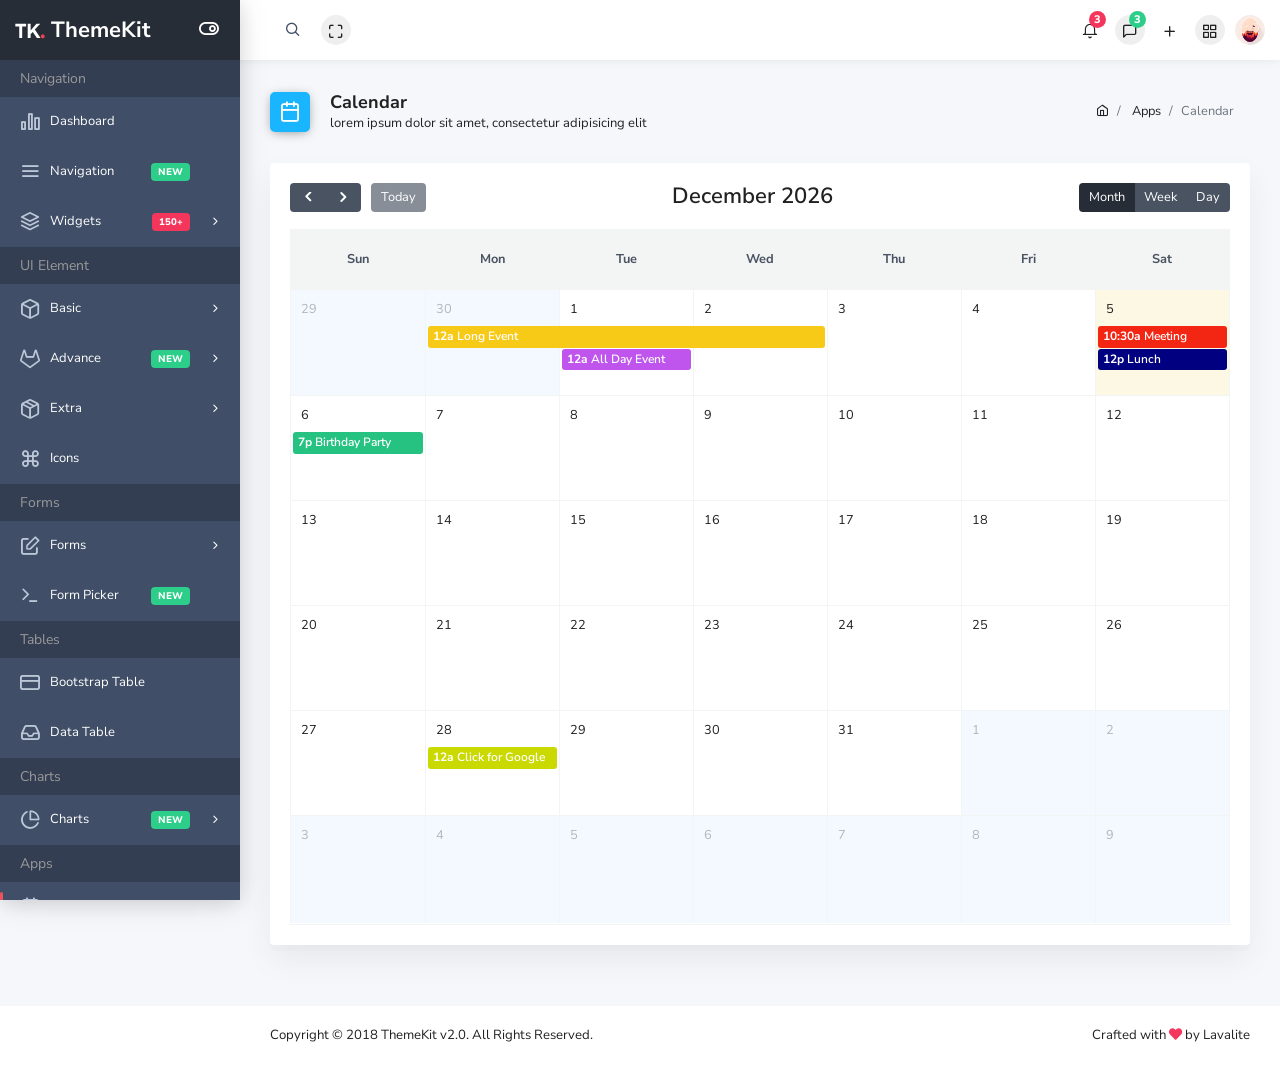
<file: public/template/pages/calendar.html>
<!doctype html>
<html class="no-js" lang="en">
    <head>
        <meta charset="utf-8">
        <meta http-equiv="x-ua-compatible" content="ie=edge">
        <title>Calendar | ThemeKit - Admin Template</title>
        <meta name="description" content="">
        <meta name="keywords" content="">
        <meta name="viewport" content="width=device-width, initial-scale=1">
        
        <link rel="icon" href="../favicon.ico" type="image/x-icon" />

        <link href="https://fonts.googleapis.com/css?family=Nunito+Sans:300,400,600,700,800" rel="stylesheet">
        
        <link rel="stylesheet" href="../plugins/bootstrap/dist/css/bootstrap.min.css">
        <link rel="stylesheet" href="../plugins/fontawesome-free/css/all.min.css">
        <link rel="stylesheet" href="../plugins/ionicons/dist/css/ionicons.min.css">
        <link rel="stylesheet" href="../plugins/icon-kit/dist/css/iconkit.min.css">
        <link rel="stylesheet" href="../plugins/fullcalendar/dist/fullcalendar.min.css">
        <link rel="stylesheet" href="../plugins/perfect-scrollbar/css/perfect-scrollbar.css">
        <link rel="stylesheet" href="../plugins/tempusdominus-bootstrap-4/build/css/tempusdominus-bootstrap-4.min.css">
        <link rel="stylesheet" href="../dist/css/theme.min.css">
        <script src="../src/js/vendor/modernizr-2.8.3.min.js"></script>
    </head>

    <body>
        <!--[if lt IE 8]>
            <p class="browserupgrade">You are using an <strong>outdated</strong> browser. Please <a href="http://browsehappy.com/">upgrade your browser</a> to improve your experience.</p>
        <![endif]-->

        <div class="wrapper">
            <header class="header-top" header-theme="light">
                <div class="container-fluid">
                    <div class="d-flex justify-content-between">
                        <div class="top-menu d-flex align-items-center">
                            <button type="button" class="btn-icon mobile-nav-toggle d-lg-none"><span></span></button>
                            <div class="header-search">
                                <div class="input-group">
                                    <span class="input-group-addon search-close"><i class="ik ik-x"></i></span>
                                    <input type="text" class="form-control">
                                    <span class="input-group-addon search-btn"><i class="ik ik-search"></i></span>
                                </div>
                            </div>
                            <button type="button" id="navbar-fullscreen" class="nav-link"><i class="ik ik-maximize"></i></button>
                        </div>
                        <div class="top-menu d-flex align-items-center">
                            <div class="dropdown">
                                <a class="nav-link dropdown-toggle" href="#" id="notiDropdown" role="button" data-toggle="dropdown" aria-haspopup="true" aria-expanded="false"><i class="ik ik-bell"></i><span class="badge bg-danger">3</span></a>
                                <div class="dropdown-menu dropdown-menu-right notification-dropdown" aria-labelledby="notiDropdown">
                                    <h4 class="header">Notifications</h4>
                                    <div class="notifications-wrap">
                                        <a href="#" class="media">
                                            <span class="d-flex">
                                                <i class="ik ik-check"></i> 
                                            </span>
                                            <span class="media-body">
                                                <span class="heading-font-family media-heading">Invitation accepted</span> 
                                                <span class="media-content">Your have been Invited ...</span>
                                            </span>
                                        </a>
                                        <a href="#" class="media">
                                            <span class="d-flex">
                                                <img src="../img/users/1.jpg" class="rounded-circle" alt="">
                                            </span>
                                            <span class="media-body">
                                                <span class="heading-font-family media-heading">Steve Smith</span> 
                                                <span class="media-content">I slowly updated projects</span>
                                            </span>
                                        </a>
                                        <a href="#" class="media">
                                            <span class="d-flex">
                                                <i class="ik ik-calendar"></i> 
                                            </span>
                                            <span class="media-body">
                                                <span class="heading-font-family media-heading">To Do</span> 
                                                <span class="media-content">Meeting with Nathan on Friday 8 AM ...</span>
                                            </span>
                                        </a>
                                    </div>
                                    <div class="footer"><a href="javascript:void(0);">See all activity</a></div>
                                </div>
                            </div>
                            <button type="button" class="nav-link ml-10 right-sidebar-toggle"><i class="ik ik-message-square"></i><span class="badge bg-success">3</span></button>
                            <div class="dropdown">
                                <a class="nav-link dropdown-toggle" href="#" id="menuDropdown" role="button" data-toggle="dropdown" aria-haspopup="true" aria-expanded="false"><i class="ik ik-plus"></i></a>
                                <div class="dropdown-menu dropdown-menu-right menu-grid" aria-labelledby="menuDropdown">
                                    <a class="dropdown-item" href="#" data-toggle="tooltip" data-placement="top" title="Dashboard"><i class="ik ik-bar-chart-2"></i></a>
                                    <a class="dropdown-item" href="#" data-toggle="tooltip" data-placement="top" title="Message"><i class="ik ik-mail"></i></a>
                                    <a class="dropdown-item" href="#" data-toggle="tooltip" data-placement="top" title="Accounts"><i class="ik ik-users"></i></a>
                                    <a class="dropdown-item" href="#" data-toggle="tooltip" data-placement="top" title="Sales"><i class="ik ik-shopping-cart"></i></a>
                                    <a class="dropdown-item" href="#" data-toggle="tooltip" data-placement="top" title="Purchase"><i class="ik ik-briefcase"></i></a>
                                    <a class="dropdown-item" href="#" data-toggle="tooltip" data-placement="top" title="Pages"><i class="ik ik-clipboard"></i></a>
                                    <a class="dropdown-item" href="#" data-toggle="tooltip" data-placement="top" title="Chats"><i class="ik ik-message-square"></i></a>
                                    <a class="dropdown-item" href="#" data-toggle="tooltip" data-placement="top" title="Contacts"><i class="ik ik-map-pin"></i></a>
                                    <a class="dropdown-item" href="#" data-toggle="tooltip" data-placement="top" title="Blocks"><i class="ik ik-inbox"></i></a>
                                    <a class="dropdown-item" href="#" data-toggle="tooltip" data-placement="top" title="Events"><i class="ik ik-calendar"></i></a>
                                    <a class="dropdown-item" href="#" data-toggle="tooltip" data-placement="top" title="Notifications"><i class="ik ik-bell"></i></a>
                                    <a class="dropdown-item" href="#" data-toggle="tooltip" data-placement="top" title="More"><i class="ik ik-more-horizontal"></i></a>
                                </div>
                            </div>
                            <button type="button" class="nav-link ml-10" id="apps_modal_btn" data-toggle="modal" data-target="#appsModal"><i class="ik ik-grid"></i></button>
                            <div class="dropdown">
                                <a class="dropdown-toggle" href="#" id="userDropdown" role="button" data-toggle="dropdown" aria-haspopup="true" aria-expanded="false"><img class="avatar" src="../img/user.jpg" alt=""></a>
                                <div class="dropdown-menu dropdown-menu-right" aria-labelledby="userDropdown">
                                    <a class="dropdown-item" href="profile.html"><i class="ik ik-user dropdown-icon"></i> Profile</a>
                                    <a class="dropdown-item" href="#"><i class="ik ik-settings dropdown-icon"></i> Settings</a>
                                    <a class="dropdown-item" href="#"><span class="float-right"><span class="badge badge-primary">6</span></span><i class="ik ik-mail dropdown-icon"></i> Inbox</a>
                                    <a class="dropdown-item" href="#"><i class="ik ik-navigation dropdown-icon"></i> Message</a>
                                    <a class="dropdown-item" href="login.html"><i class="ik ik-power dropdown-icon"></i> Logout</a>
                                </div>
                            </div>

                        </div>
                    </div>
                </div>
            </header>

            <div class="page-wrap">
                <div class="app-sidebar colored">
                    <div class="sidebar-header">
                        <a class="header-brand" href="index.html">
                            <div class="logo-img">
                               <img src="../src/img/brand-white.svg" class="header-brand-img" alt="lavalite"> 
                            </div>
                            <span class="text">ThemeKit</span>
                        </a>
                        <button type="button" class="nav-toggle"><i data-toggle="expanded" class="ik ik-toggle-right toggle-icon"></i></button>
                        <button id="sidebarClose" class="nav-close"><i class="ik ik-x"></i></button>
                    </div>
                    
                    <div class="sidebar-content">
                        <div class="nav-container">
                            <nav id="main-menu-navigation" class="navigation-main">
                                <div class="nav-lavel">Navigation</div>
                                <div class="nav-item">
                                    <a href="../index.html"><i class="ik ik-bar-chart-2"></i><span>Dashboard</span></a>
                                </div>
                                <div class="nav-item">
                                    <a href="navbar.html"><i class="ik ik-menu"></i><span>Navigation</span> <span class="badge badge-success">New</span></a>
                                </div>
                                <div class="nav-item has-sub">
                                    <a href="javascript:void(0)"><i class="ik ik-layers"></i><span>Widgets</span> <span class="badge badge-danger">150+</span></a>
                                    <div class="submenu-content">
                                        <a href="widgets.html" class="menu-item">Basic</a>
                                        <a href="widget-statistic.html" class="menu-item">Statistic</a>
                                        <a href="widget-data.html" class="menu-item">Data</a>
                                        <a href="widget-chart.html" class="menu-item">Chart Widget</a>
                                    </div>
                                </div>
                                <div class="nav-lavel">UI Element</div>
                                <div class="nav-item has-sub">
                                    <a href="#"><i class="ik ik-box"></i><span>Basic</span></a>
                                    <div class="submenu-content">
                                        <a href="ui/alerts.html" class="menu-item">Alerts</a>
                                        <a href="ui/badges.html" class="menu-item">Badges</a>
                                        <a href="ui/buttons.html" class="menu-item">Buttons</a>
                                        <a href="ui/navigation.html" class="menu-item">Navigation</a>
                                    </div>
                                </div>
                                <div class="nav-item has-sub">
                                    <a href="#"><i class="ik ik-gitlab"></i><span>Advance</span> <span class="badge badge-success">New</span></a>
                                    <div class="submenu-content">
                                        <a href="ui/modals.html" class="menu-item">Modals</a>
                                        <a href="ui/notifications.html" class="menu-item">Notifications</a>
                                        <a href="ui/carousel.html" class="menu-item">Slider</a>
                                        <a href="ui/range-slider.html" class="menu-item">Range Slider</a>
                                        <a href="ui/rating.html" class="menu-item">Rating</a>
                                    </div>
                                </div>
                                <div class="nav-item has-sub">
                                    <a href="#"><i class="ik ik-package"></i><span>Extra</span></a>
                                    <div class="submenu-content">
                                        <a href="ui/session-timeout.html" class="menu-item">Session Timeout</a>
                                    </div>
                                </div>
                                <div class="nav-item">
                                    <a href="ui/icons.html"><i class="ik ik-command"></i><span>Icons</span></a>
                                </div>
                                <div class="nav-lavel">Forms</div>
                                <div class="nav-item has-sub">
                                    <a href="#"><i class="ik ik-edit"></i><span>Forms</span></a>
                                    <div class="submenu-content">
                                        <a href="form-components.html" class="menu-item">Components</a>
                                        <a href="form-addon.html" class="menu-item">Add-On</a>
                                        <a href="form-advance.html" class="menu-item">Advance</a>
                                    </div>
                                </div>
                                <div class="nav-item">
                                    <a href="form-picker.html"><i class="ik ik-terminal"></i><span>Form Picker</span> <span class="badge badge-success">New</span></a>
                                </div>

                                <div class="nav-lavel">Tables</div>
                                <div class="nav-item">
                                    <a href="table-bootstrap.html"><i class="ik ik-credit-card"></i><span>Bootstrap Table</span></a>
                                </div>
                                <div class="nav-item">
                                    <a href="table-datatable.html"><i class="ik ik-inbox"></i><span>Data Table</span></a>
                                </div>

                                <div class="nav-lavel">Charts</div>
                                <div class="nav-item has-sub">
                                    <a href="#"><i class="ik ik-pie-chart"></i><span>Charts</span> <span class="badge badge-success">New</span></a>
                                    <div class="submenu-content">
                                        <a href="charts-chartist.html" class="menu-item">Chartist</a>
                                        <a href="charts-flot.html" class="menu-item">Flot</a>
                                        <a href="charts-knob.html" class="menu-item">Knob</a>
                                        <a href="charts-amcharts.html" class="menu-item">Amcharts</a>
                                    </div>
                                </div>

                                <div class="nav-lavel">Apps</div>
                                <div class="nav-item active">
                                    <a href="calendar.html"><i class="ik ik-calendar"></i><span>Calendar</span></a>
                                </div>
                                <div class="nav-item">
                                    <a href="taskboard.html"><i class="ik ik-server"></i><span>Taskboard</span></a>
                                </div>

                                <div class="nav-lavel">Pages</div>

                                <div class="nav-item has-sub">
                                    <a href="#"><i class="ik ik-lock"></i><span>Authentication</span></a>
                                    <div class="submenu-content">
                                        <a href="login.html" class="menu-item">Login</a>
                                        <a href="register.html" class="menu-item">Register</a>
                                        <a href="forgot-password.html" class="menu-item">Forgot Password</a>
                                    </div>
                                </div>
                                <div class="nav-item has-sub">
                                    <a href="#"><i class="ik ik-file-text"></i><span>Other</span></a>
                                    <div class="submenu-content">
                                        <a href="profile.html" class="menu-item">Profile</a>
                                        <a href="invoice.html" class="menu-item">Invoice</a>
                                    </div>
                                </div>
                                <div class="nav-item">
                                    <a href="layouts.html"><i class="ik ik-layout"></i><span>Layouts</span><span class="badge badge-success">New</span></a>
                                </div>
                                <div class="nav-lavel">Other</div>
                                <div class="nav-item has-sub">
                                    <a href="javascript:void(0)"><i class="ik ik-list"></i><span>Menu Levels</span></a>
                                    <div class="submenu-content">
                                        <a href="javascript:void(0)" class="menu-item">Menu Level 2.1</a>
                                        <div class="nav-item has-sub">
                                            <a href="javascript:void(0)" class="menu-item">Menu Level 2.2</a>
                                            <div class="submenu-content">
                                                <a href="javascript:void(0)" class="menu-item">Menu Level 3.1</a>
                                            </div>
                                        </div>
                                        <a href="javascript:void(0)" class="menu-item">Menu Level 2.3</a>
                                    </div>
                                </div>
                                <div class="nav-item">
                                    <a href="javascript:void(0)" class="disabled"><i class="ik ik-slash"></i><span>Disabled Menu</span></a>
                                </div>
                                <div class="nav-item">
                                    <a href="javascript:void(0)"><i class="ik ik-award"></i><span>Sample Page</span></a>
                                </div>
                                <div class="nav-lavel">Support</div>
                                <div class="nav-item">
                                    <a href="javascript:void(0)"><i class="ik ik-monitor"></i><span>Documentation</span></a>
                                </div>
                                <div class="nav-item">
                                    <a href="javascript:void(0)"><i class="ik ik-help-circle"></i><span>Submit Issue</span></a>
                                </div>
                            </nav>
                        </div>
                    </div>
                </div>
                <div class="main-content">
                    <div class="container-fluid">
                        <div class="page-header">
                            <div class="row align-items-end">
                                <div class="col-lg-8">
                                    <div class="page-header-title">
                                        <i class="ik ik-calendar bg-blue"></i>
                                        <div class="d-inline">
                                            <h5>Calendar</h5>
                                            <span>lorem ipsum dolor sit amet, consectetur adipisicing elit</span>
                                        </div>
                                    </div>
                                </div>
                                <div class="col-lg-4">
                                    <nav class="breadcrumb-container" aria-label="breadcrumb">
                                        <ol class="breadcrumb">
                                            <li class="breadcrumb-item">
                                                <a href="../index.html"><i class="ik ik-home"></i></a>
                                            </li>
                                            <li class="breadcrumb-item">
                                                <a href="#">Apps</a>
                                            </li>
                                            <li class="breadcrumb-item active" aria-current="page">Calendar</li>
                                        </ol>
                                    </nav>
                                </div>
                            </div>
                        </div>

                        <div class="row">
                            <div class="col-md-12">
                                <div class="card">
                                    <div class="card-body">
                                        <div id="calendar"></div>
                                    </div>
                                </div>
                            </div>
                        </div>
                        <div class="modal" id="editEvent" tabindex="-1" role="dialog" aria-labelledby="editEventLabel" aria-hidden="true">
                            <div class="modal-dialog" role="document">
                                <form class="editEventForm">
                                    <div class="modal-content">
                                        <div class="modal-header">
                                            <h5 class="modal-title" id="editEventLabel">Edit Event</h5>
                                            <button type="button" class="close" data-dismiss="modal" aria-label="Close"><span aria-hidden="true">&times;</span></button>
                                        </div>
                                        <div class="modal-body">
                                            <div class="form-group">
                                                <label for="editEname">Event Title</label>
                                                <input type="text" class="form-control" id="editEname" name="editEname" placeholder="Please enter event title">
                                            </div>
                                            <div class="form-group">
                                                <label for="editStarts">Start</label>
                                                <input type="text" class="form-control datetimepicker-input" id="editStarts" name="editStarts" data-toggle="datetimepicker" data-target="#editStarts">
                                            </div>
                                        </div>
                                        <div class="modal-footer">
                                            <button type="button" class="btn btn-secondary" data-dismiss="modal">Close</button>
                                            <button class="btn btn-danger delete-event" type="submit">Delete</button>
                                            <button class="btn btn-success save-event" type="submit">Save</button>
                                        </div>
                                    </div>
                                </form>
                            </div>
                        </div> 

                        <div class="modal" id="addEvent" tabindex="-1" role="dialog" aria-labelledby="addEventLabel" aria-hidden="true">
                            <div class="modal-dialog" role="document">
                                <div class="modal-content">
                                    <div class="modal-header">
                                        <h5 class="modal-title" id="addEventLabel">Add New Event</h5>
                                        <button type="button" class="close" data-dismiss="modal" aria-label="Close"><span aria-hidden="true">&times;</span></button>
                                    </div>
                                    <div class="modal-body">
                                        <form id="addEventForm">
                                            <div class="form-group">
                                                <label for="eventName">Event Title</label>
                                                <input type="text" class="form-control" id="eventName" name="eventName" placeholder="Please enter event title">
                                            </div>
                                            <div class="form-group">
                                                <label for="eventStarts">Starts</label>
                                                <input type="text" class="form-control datetimepicker-input" id="eventStarts" name="eventStarts" data-toggle="datetimepicker" data-target="#eventStarts">
                                            </div>
                                            <div class="form-group mb-0" id="addColor">
                                                <label for="colors">Choose Color</label>
                                                <ul class="color-selector">
                                                    <li class="bg-aqua">
                                                        <input type="radio" data-color="bg-aqua" checked name="colorChosen" id="addColorAqua">
                                                        <label for="addColorAqua"></label>
                                                    </li>
                                                    <li class="bg-blue">
                                                        <input type="radio" data-color="bg-blue" name="colorChosen" id="addColorBlue">
                                                        <label for="addColorBlue"></label>
                                                    </li>
                                                    <li class="bg-light-blue">
                                                        <input type="radio" data-color="bg-light-blue" name="colorChosen" id="addColorLightblue">
                                                        <label for="addColorLightblue"></label>
                                                    </li>
                                                    <li class="bg-teal">
                                                        <input type="radio" data-color="bg-teal" name="colorChosen" id="addColorTeal">
                                                        <label for="addColorTeal"></label>
                                                    </li>
                                                    <li class="bg-yellow">
                                                        <input type="radio" data-color="bg-yellow" name="colorChosen" id="addColorYellow">
                                                        <label for="addColorYellow"></label>
                                                    </li>
                                                    <li class="bg-orange">
                                                        <input type="radio" data-color="bg-orange" name="colorChosen" id="addColorOrange">
                                                        <label for="addColorOrange"></label>
                                                    </li>
                                                    <li class="bg-green">
                                                        <input type="radio" data-color="bg-green" name="colorChosen" id="addColorGreen">
                                                        <label for="addColorGreen"></label>
                                                    </li>
                                                    <li class="bg-lime">
                                                        <input type="radio" data-color="bg-lime" name="colorChosen" id="addColorLime">
                                                        <label for="addColorLime"></label>
                                                    </li>
                                                    <li class="bg-red">
                                                        <input type="radio" data-color="bg-red" name="colorChosen" id="addColorRed">
                                                        <label for="addColorRed"></label>
                                                    </li>
                                                    <li class="bg-purple">
                                                        <input type="radio" data-color="bg-purple" name="colorChosen" id="addColorPurple">
                                                        <label for="addColorPurple"></label>
                                                    </li>
                                                    <li class="bg-fuchsia">
                                                        <input type="radio" data-color="bg-fuchsia" name="colorChosen" id="addColorFuchsia">
                                                        <label for="addColorFuchsia"></label>
                                                    </li>
                                                    <li class="bg-muted">
                                                        <input type="radio" data-color="bg-muted" name="colorChosen" id="addColorMuted">
                                                        <label for="addColorMuted"></label>
                                                    </li>
                                                    <li class="bg-navy">
                                                        <input type="radio" data-color="bg-navy" name="colorChosen" id="addColorNavy">
                                                        <label for="addColorNavy"></label>
                                                    </li>
                                                </ul>
                                            </div>
                                        </form>
                                    </div>
                                    <div class="modal-footer">
                                        <button type="button" class="btn btn-secondary" data-dismiss="modal">Close</button>
                                        <button type="button" class="btn btn-success save-event">Save</button>
                                        <button type="button" class="btn btn-danger delete-event" data-dismiss="modal">Delete</button>
                                    </div>
                                </div>
                            </div>
                        </div> 
                    </div>
                </div>
                <aside class="right-sidebar">
                    <div class="sidebar-chat" data-plugin="chat-sidebar">
                        <div class="sidebar-chat-info">
                            <h6>Chat List</h6>
                            <form class="mr-t-10">
                                <div class="form-group">
                                    <input type="text" class="form-control" placeholder="Search for friends ..."> 
                                    <i class="ik ik-search"></i>
                                </div>
                            </form>
                        </div>
                        <div class="chat-list">
                            <div class="list-group row">
                                <a href="javascript:void(0)" class="list-group-item" data-chat-user="Gene Newman">
                                    <figure class="user--online">
                                        <img src="../img/users/1.jpg" class="rounded-circle" alt="">
                                    </figure><span><span class="name">Gene Newman</span>  <span class="username">@gene_newman</span> </span>
                                </a>
                                <a href="javascript:void(0)" class="list-group-item" data-chat-user="Billy Black">
                                    <figure class="user--online">
                                        <img src="../img/users/2.jpg" class="rounded-circle" alt="">
                                    </figure><span><span class="name">Billy Black</span>  <span class="username">@billyblack</span> </span>
                                </a>
                                <a href="javascript:void(0)" class="list-group-item" data-chat-user="Herbert Diaz">
                                    <figure class="user--online">
                                        <img src="../img/users/3.jpg" class="rounded-circle" alt="">
                                    </figure><span><span class="name">Herbert Diaz</span>  <span class="username">@herbert</span> </span>
                                </a>
                                <a href="javascript:void(0)" class="list-group-item" data-chat-user="Sylvia Harvey">
                                    <figure class="user--busy">
                                        <img src="../img/users/4.jpg" class="rounded-circle" alt="">
                                    </figure><span><span class="name">Sylvia Harvey</span>  <span class="username">@sylvia</span> </span>
                                </a>
                                <a href="javascript:void(0)" class="list-group-item active" data-chat-user="Marsha Hoffman">
                                    <figure class="user--busy">
                                        <img src="../img/users/5.jpg" class="rounded-circle" alt="">
                                    </figure><span><span class="name">Marsha Hoffman</span>  <span class="username">@m_hoffman</span> </span>
                                </a>
                                <a href="javascript:void(0)" class="list-group-item" data-chat-user="Mason Grant">
                                    <figure class="user--offline">
                                        <img src="../img/users/1.jpg" class="rounded-circle" alt="">
                                    </figure><span><span class="name">Mason Grant</span>  <span class="username">@masongrant</span> </span>
                                </a>
                                <a href="javascript:void(0)" class="list-group-item" data-chat-user="Shelly Sullivan">
                                    <figure class="user--offline">
                                        <img src="../img/users/2.jpg" class="rounded-circle" alt="">
                                    </figure><span><span class="name">Shelly Sullivan</span>  <span class="username">@shelly</span></span>
                                </a>
                            </div>
                        </div>
                    </div>
                </aside>

                <div class="chat-panel" hidden>
                    <div class="card">
                        <div class="card-header d-flex justify-content-between">
                            <a href="javascript:void(0);"><i class="ik ik-message-square text-success"></i></a>  
                            <span class="user-name">John Doe</span> 
                            <button type="button" class="close" aria-label="Close"><span aria-hidden="true">×</span></button>
                        </div>
                        <div class="card-body">
                            <div class="widget-chat-activity flex-1">
                                <div class="messages">
                                    <div class="message media reply">
                                        <figure class="user--online">
                                            <a href="#">
                                                <img src="../img/users/3.jpg" class="rounded-circle" alt="">
                                            </a>
                                        </figure>
                                        <div class="message-body media-body">
                                            <p>Epic Cheeseburgers come in all kind of styles.</p>
                                        </div>
                                    </div>
                                    <div class="message media">
                                        <figure class="user--online">
                                            <a href="#">
                                                <img src="../img/users/1.jpg" class="rounded-circle" alt="">
                                            </a>
                                        </figure>
                                        <div class="message-body media-body">
                                            <p>Cheeseburgers make your knees weak.</p>
                                        </div>
                                    </div>
                                    <div class="message media reply">
                                        <figure class="user--offline">
                                            <a href="#">
                                                <img src="../img/users/5.jpg" class="rounded-circle" alt="">
                                            </a>
                                        </figure>
                                        <div class="message-body media-body">
                                            <p>Cheeseburgers will never let you down.</p>
                                            <p>They'll also never run around or desert you.</p>
                                        </div>
                                    </div>
                                    <div class="message media">
                                        <figure class="user--online">
                                            <a href="#">
                                                <img src="../img/users/1.jpg" class="rounded-circle" alt="">
                                            </a>
                                        </figure>
                                        <div class="message-body media-body">
                                            <p>A great cheeseburger is a gastronomical event.</p>
                                        </div>
                                    </div>
                                    <div class="message media reply">
                                        <figure class="user--busy">
                                            <a href="#">
                                                <img src="../img/users/5.jpg" class="rounded-circle" alt="">
                                            </a>
                                        </figure>
                                        <div class="message-body media-body">
                                            <p>There's a cheesy incarnation waiting for you no matter what you palete preferences are.</p>
                                        </div>
                                    </div>
                                    <div class="message media">
                                        <figure class="user--online">
                                            <a href="#">
                                                <img src="../img/users/1.jpg" class="rounded-circle" alt="">
                                            </a>
                                        </figure>
                                        <div class="message-body media-body">
                                            <p>If you are a vegan, we are sorry for you loss.</p>
                                        </div>
                                    </div>
                                </div>
                            </div>
                        </div>
                        <form action="javascript:void(0)" class="card-footer" method="post">
                            <div class="d-flex justify-content-end">
                                <textarea class="border-0 flex-1" rows="1" placeholder="Type your message here"></textarea>
                                <button class="btn btn-icon" type="submit"><i class="ik ik-arrow-right text-success"></i></button>
                            </div>
                        </form>
                    </div>
                </div>
                <footer class="footer">
                    <div class="w-100 clearfix">
                        <span class="text-center text-sm-left d-md-inline-block">Copyright © 2018 ThemeKit v2.0. All Rights Reserved.</span>
                        <span class="float-none float-sm-right mt-1 mt-sm-0 text-center">Crafted with <i class="fa fa-heart text-danger"></i> by <a href="http://lavalite.org/" class="text-dark" target="_blank">Lavalite</a></span>
                    </div>
                </footer>
            </div>
        </div>
        
        
        

        <div class="modal fade apps-modal" id="appsModal" tabindex="-1" role="dialog" aria-labelledby="appsModalLabel" aria-hidden="true" data-backdrop="false">
            <button type="button" class="close" data-dismiss="modal" aria-label="Close"><i class="ik ik-x-circle"></i></button>
            <div class="modal-dialog modal-dialog-centered" role="document">
                <div class="modal-content">
                    <div class="quick-search">
                        <div class="container">
                            <div class="row">
                                <div class="col-md-4 ml-auto mr-auto">
                                    <div class="input-wrap">
                                        <input type="text" id="quick-search" class="form-control" placeholder="Search..." />
                                        <i class="ik ik-search"></i>
                                    </div>
                                </div>
                            </div>
                        </div>
                    </div>
                    <div class="modal-body d-flex align-items-center">
                        <div class="container">
                            <div class="apps-wrap">
                                <div class="app-item">
                                    <a href="#"><i class="ik ik-bar-chart-2"></i><span>Dashboard</span></a>
                                </div>
                                <div class="app-item">
                                    <a href="#"><i class="ik ik-mail"></i><span>Message</span></a>
                                </div>
                                <div class="app-item">
                                    <a href="#"><i class="ik ik-users"></i><span>Accounts</span></a>
                                </div>
                                <div class="app-item">
                                    <a href="#"><i class="ik ik-shopping-cart"></i><span>Sales</span></a>
                                </div>
                                <div class="app-item">
                                    <a href="#"><i class="ik ik-briefcase"></i><span>Purchase</span></a>
                                </div>
                                <div class="app-item">
                                    <a href="#"><i class="ik ik-server"></i><span>Menus</span></a>
                                </div>
                                <div class="app-item">
                                    <a href="#"><i class="ik ik-clipboard"></i><span>Pages</span></a>
                                </div>
                                <div class="app-item">
                                    <a href="#"><i class="ik ik-message-square"></i><span>Chats</span></a>
                                </div>
                                <div class="app-item">
                                    <a href="#"><i class="ik ik-map-pin"></i><span>Contacts</span></a>
                                </div>
                                <div class="app-item">
                                    <a href="#"><i class="ik ik-box"></i><span>Blocks</span></a>
                                </div>
                                <div class="app-item">
                                    <a href="#"><i class="ik ik-calendar"></i><span>Events</span></a>
                                </div>
                                <div class="app-item">
                                    <a href="#"><i class="ik ik-bell"></i><span>Notifications</span></a>
                                </div>
                                <div class="app-item">
                                    <a href="#"><i class="ik ik-pie-chart"></i><span>Reports</span></a>
                                </div>
                                <div class="app-item">
                                    <a href="#"><i class="ik ik-layers"></i><span>Tasks</span></a>
                                </div>
                                <div class="app-item">
                                    <a href="#"><i class="ik ik-edit"></i><span>Blogs</span></a>
                                </div>
                                <div class="app-item">
                                    <a href="#"><i class="ik ik-settings"></i><span>Settings</span></a>
                                </div>
                                <div class="app-item">
                                    <a href="#"><i class="ik ik-more-horizontal"></i><span>More</span></a>
                                </div>
                            </div>
                        </div>
                    </div>
                </div>
            </div>
        </div>
        
        <script src="https://code.jquery.com/jquery-3.3.1.min.js"></script>
        <script>window.jQuery || document.write('<script src="../src/js/vendor/jquery-3.3.1.min.js"><\/script>')</script>
        <script src="../plugins/popper.js/dist/umd/popper.min.js"></script>
        <script src="../plugins/bootstrap/dist/js/bootstrap.min.js"></script>
        <script src="../plugins/perfect-scrollbar/dist/perfect-scrollbar.min.js"></script>
        <script src="../plugins/screenfull/dist/screenfull.js"></script>
        <script src="../plugins/moment/moment.js"></script>
        <script src="../plugins/fullcalendar/dist/fullcalendar.min.js"></script>
        <script src="../plugins/tempusdominus-bootstrap-4/build/js/tempusdominus-bootstrap-4.min.js"></script>
        <script src="../dist/js/theme.min.js"></script>
        <script src="../js/calendar.js"></script>
        <!-- Google Analytics: change UA-XXXXX-X to be your site's ID. -->
        <script>
            (function(b,o,i,l,e,r){b.GoogleAnalyticsObject=l;b[l]||(b[l]=
            function(){(b[l].q=b[l].q||[]).push(arguments)});b[l].l=+new Date;
            e=o.createElement(i);r=o.getElementsByTagName(i)[0];
            e.src='https://www.google-analytics.com/analytics.js';
            r.parentNode.insertBefore(e,r)}(window,document,'script','ga'));
            ga('create','UA-XXXXX-X','auto');ga('send','pageview');
        </script>
    </body>
</html>
</file>
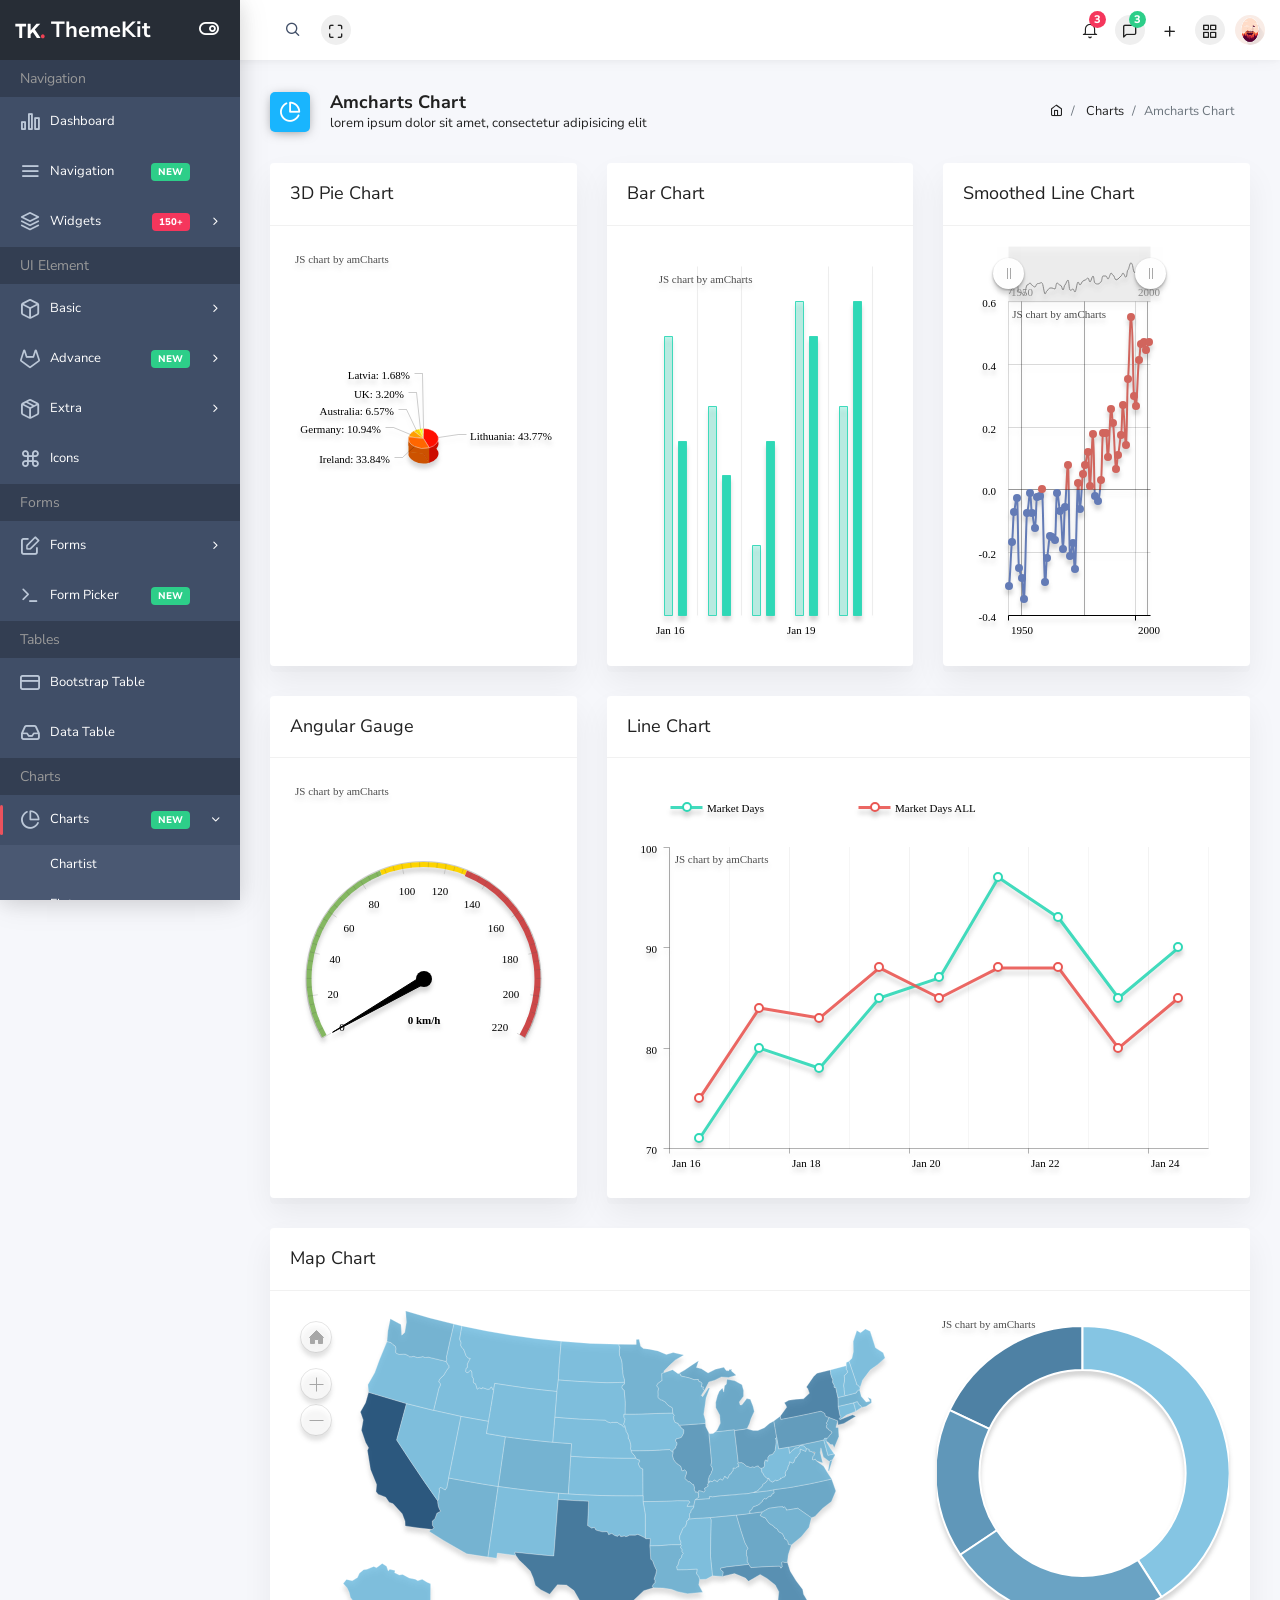
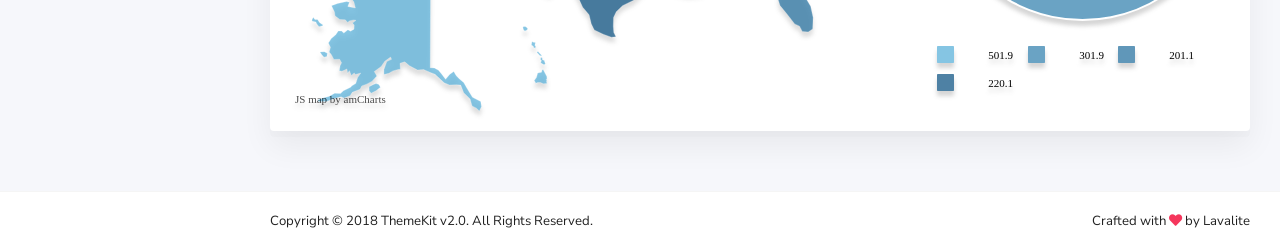
<file: public/template/pages/charts-amcharts.html>
<!doctype html>
<html class="no-js" lang="en">
    <head>
        <meta charset="utf-8">
        <meta http-equiv="x-ua-compatible" content="ie=edge">
        <title>Amcharts | ThemeKit - Admin Template</title>
        <meta name="description" content="">
        <meta name="keywords" content="">
        <meta name="viewport" content="width=device-width, initial-scale=1">
        
        <link rel="icon" href="../favicon.ico" type="image/x-icon" />

        <link href="https://fonts.googleapis.com/css?family=Nunito+Sans:300,400,600,700,800" rel="stylesheet">
        
        <link rel="stylesheet" href="../plugins/bootstrap/dist/css/bootstrap.min.css">
        <link rel="stylesheet" href="../plugins/fontawesome-free/css/all.min.css">
        <link rel="stylesheet" href="../plugins/ionicons/dist/css/ionicons.min.css">
        <link rel="stylesheet" href="../plugins/icon-kit/dist/css/iconkit.min.css">
        <link rel="stylesheet" href="../plugins/perfect-scrollbar/css/perfect-scrollbar.css">
        <link rel="stylesheet" href="../dist/css/theme.min.css">
        <script src="../src/js/vendor/modernizr-2.8.3.min.js"></script>
    </head>

    <body>
        <!--[if lt IE 8]>
            <p class="browserupgrade">You are using an <strong>outdated</strong> browser. Please <a href="http://browsehappy.com/">upgrade your browser</a> to improve your experience.</p>
        <![endif]-->

        <div class="wrapper">
            <header class="header-top" header-theme="light">
                <div class="container-fluid">
                    <div class="d-flex justify-content-between">
                        <div class="top-menu d-flex align-items-center">
                            <button type="button" class="btn-icon mobile-nav-toggle d-lg-none"><span></span></button>
                            <div class="header-search">
                                <div class="input-group">
                                    <span class="input-group-addon search-close"><i class="ik ik-x"></i></span>
                                    <input type="text" class="form-control">
                                    <span class="input-group-addon search-btn"><i class="ik ik-search"></i></span>
                                </div>
                            </div>
                            <button type="button" id="navbar-fullscreen" class="nav-link"><i class="ik ik-maximize"></i></button>
                        </div>
                        <div class="top-menu d-flex align-items-center">
                            <div class="dropdown">
                                <a class="nav-link dropdown-toggle" href="#" id="notiDropdown" role="button" data-toggle="dropdown" aria-haspopup="true" aria-expanded="false"><i class="ik ik-bell"></i><span class="badge bg-danger">3</span></a>
                                <div class="dropdown-menu dropdown-menu-right notification-dropdown" aria-labelledby="notiDropdown">
                                    <h4 class="header">Notifications</h4>
                                    <div class="notifications-wrap">
                                        <a href="#" class="media">
                                            <span class="d-flex">
                                                <i class="ik ik-check"></i> 
                                            </span>
                                            <span class="media-body">
                                                <span class="heading-font-family media-heading">Invitation accepted</span> 
                                                <span class="media-content">Your have been Invited ...</span>
                                            </span>
                                        </a>
                                        <a href="#" class="media">
                                            <span class="d-flex">
                                                <img src="../img/users/1.jpg" class="rounded-circle" alt="">
                                            </span>
                                            <span class="media-body">
                                                <span class="heading-font-family media-heading">Steve Smith</span> 
                                                <span class="media-content">I slowly updated projects</span>
                                            </span>
                                        </a>
                                        <a href="#" class="media">
                                            <span class="d-flex">
                                                <i class="ik ik-calendar"></i> 
                                            </span>
                                            <span class="media-body">
                                                <span class="heading-font-family media-heading">To Do</span> 
                                                <span class="media-content">Meeting with Nathan on Friday 8 AM ...</span>
                                            </span>
                                        </a>
                                    </div>
                                    <div class="footer"><a href="javascript:void(0);">See all activity</a></div>
                                </div>
                            </div>
                            <button type="button" class="nav-link ml-10 right-sidebar-toggle"><i class="ik ik-message-square"></i><span class="badge bg-success">3</span></button>
                            <div class="dropdown">
                                <a class="nav-link dropdown-toggle" href="#" id="menuDropdown" role="button" data-toggle="dropdown" aria-haspopup="true" aria-expanded="false"><i class="ik ik-plus"></i></a>
                                <div class="dropdown-menu dropdown-menu-right menu-grid" aria-labelledby="menuDropdown">
                                    <a class="dropdown-item" href="#" data-toggle="tooltip" data-placement="top" title="Dashboard"><i class="ik ik-bar-chart-2"></i></a>
                                    <a class="dropdown-item" href="#" data-toggle="tooltip" data-placement="top" title="Message"><i class="ik ik-mail"></i></a>
                                    <a class="dropdown-item" href="#" data-toggle="tooltip" data-placement="top" title="Accounts"><i class="ik ik-users"></i></a>
                                    <a class="dropdown-item" href="#" data-toggle="tooltip" data-placement="top" title="Sales"><i class="ik ik-shopping-cart"></i></a>
                                    <a class="dropdown-item" href="#" data-toggle="tooltip" data-placement="top" title="Purchase"><i class="ik ik-briefcase"></i></a>
                                    <a class="dropdown-item" href="#" data-toggle="tooltip" data-placement="top" title="Pages"><i class="ik ik-clipboard"></i></a>
                                    <a class="dropdown-item" href="#" data-toggle="tooltip" data-placement="top" title="Chats"><i class="ik ik-message-square"></i></a>
                                    <a class="dropdown-item" href="#" data-toggle="tooltip" data-placement="top" title="Contacts"><i class="ik ik-map-pin"></i></a>
                                    <a class="dropdown-item" href="#" data-toggle="tooltip" data-placement="top" title="Blocks"><i class="ik ik-inbox"></i></a>
                                    <a class="dropdown-item" href="#" data-toggle="tooltip" data-placement="top" title="Events"><i class="ik ik-calendar"></i></a>
                                    <a class="dropdown-item" href="#" data-toggle="tooltip" data-placement="top" title="Notifications"><i class="ik ik-bell"></i></a>
                                    <a class="dropdown-item" href="#" data-toggle="tooltip" data-placement="top" title="More"><i class="ik ik-more-horizontal"></i></a>
                                </div>
                            </div>
                            <button type="button" class="nav-link ml-10" id="apps_modal_btn" data-toggle="modal" data-target="#appsModal"><i class="ik ik-grid"></i></button>
                            <div class="dropdown">
                                <a class="dropdown-toggle" href="#" id="userDropdown" role="button" data-toggle="dropdown" aria-haspopup="true" aria-expanded="false"><img class="avatar" src="../img/user.jpg" alt=""></a>
                                <div class="dropdown-menu dropdown-menu-right" aria-labelledby="userDropdown">
                                    <a class="dropdown-item" href="profile.html"><i class="ik ik-user dropdown-icon"></i> Profile</a>
                                    <a class="dropdown-item" href="#"><i class="ik ik-settings dropdown-icon"></i> Settings</a>
                                    <a class="dropdown-item" href="#"><span class="float-right"><span class="badge badge-primary">6</span></span><i class="ik ik-mail dropdown-icon"></i> Inbox</a>
                                    <a class="dropdown-item" href="#"><i class="ik ik-navigation dropdown-icon"></i> Message</a>
                                    <a class="dropdown-item" href="login.html"><i class="ik ik-power dropdown-icon"></i> Logout</a>
                                </div>
                            </div>

                        </div>
                    </div>
                </div>
            </header>

            <div class="page-wrap">
                <div class="app-sidebar colored">
                    <div class="sidebar-header">
                        <a class="header-brand" href="index.html">
                            <div class="logo-img">
                               <img src="../src/img/brand-white.svg" class="header-brand-img" alt="lavalite"> 
                            </div>
                            <span class="text">ThemeKit</span>
                        </a>
                        <button type="button" class="nav-toggle"><i data-toggle="expanded" class="ik ik-toggle-right toggle-icon"></i></button>
                        <button id="sidebarClose" class="nav-close"><i class="ik ik-x"></i></button>
                    </div>
                    
                    <div class="sidebar-content">
                        <div class="nav-container">
                            <nav id="main-menu-navigation" class="navigation-main">
                                <div class="nav-lavel">Navigation</div>
                                <div class="nav-item">
                                    <a href="../index.html"><i class="ik ik-bar-chart-2"></i><span>Dashboard</span></a>
                                </div>
                                <div class="nav-item">
                                    <a href="navbar.html"><i class="ik ik-menu"></i><span>Navigation</span> <span class="badge badge-success">New</span></a>
                                </div>
                                <div class="nav-item has-sub">
                                    <a href="javascript:void(0)"><i class="ik ik-layers"></i><span>Widgets</span> <span class="badge badge-danger">150+</span></a>
                                    <div class="submenu-content">
                                        <a href="widgets.html" class="menu-item">Basic</a>
                                        <a href="widget-statistic.html" class="menu-item">Statistic</a>
                                        <a href="widget-data.html" class="menu-item">Data</a>
                                        <a href="widget-chart.html" class="menu-item">Chart Widget</a>
                                    </div>
                                </div>
                                <div class="nav-lavel">UI Element</div>
                                <div class="nav-item has-sub">
                                    <a href="#"><i class="ik ik-box"></i><span>Basic</span></a>
                                    <div class="submenu-content">
                                        <a href="ui/alerts.html" class="menu-item">Alerts</a>
                                        <a href="ui/badges.html" class="menu-item">Badges</a>
                                        <a href="ui/buttons.html" class="menu-item">Buttons</a>
                                        <a href="ui/navigation.html" class="menu-item">Navigation</a>
                                    </div>
                                </div>
                                <div class="nav-item has-sub">
                                    <a href="#"><i class="ik ik-gitlab"></i><span>Advance</span> <span class="badge badge-success">New</span></a>
                                    <div class="submenu-content">
                                        <a href="ui/modals.html" class="menu-item">Modals</a>
                                        <a href="ui/notifications.html" class="menu-item">Notifications</a>
                                        <a href="ui/carousel.html" class="menu-item">Slider</a>
                                        <a href="ui/range-slider.html" class="menu-item">Range Slider</a>
                                        <a href="ui/rating.html" class="menu-item">Rating</a>
                                    </div>
                                </div>
                                <div class="nav-item has-sub">
                                    <a href="#"><i class="ik ik-package"></i><span>Extra</span></a>
                                    <div class="submenu-content">
                                        <a href="ui/session-timeout.html" class="menu-item">Session Timeout</a>
                                    </div>
                                </div>
                                <div class="nav-item">
                                    <a href="ui/icons.html"><i class="ik ik-command"></i><span>Icons</span></a>
                                </div>
                                <div class="nav-lavel">Forms</div>
                                <div class="nav-item has-sub">
                                    <a href="#"><i class="ik ik-edit"></i><span>Forms</span></a>
                                    <div class="submenu-content">
                                        <a href="form-components.html" class="menu-item">Components</a>
                                        <a href="form-addon.html" class="menu-item">Add-On</a>
                                        <a href="form-advance.html" class="menu-item">Advance</a>
                                    </div>
                                </div>
                                <div class="nav-item">
                                    <a href="form-picker.html"><i class="ik ik-terminal"></i><span>Form Picker</span> <span class="badge badge-success">New</span></a>
                                </div>

                                <div class="nav-lavel">Tables</div>
                                <div class="nav-item">
                                    <a href="table-bootstrap.html"><i class="ik ik-credit-card"></i><span>Bootstrap Table</span></a>
                                </div>
                                <div class="nav-item">
                                    <a href="table-datatable.html"><i class="ik ik-inbox"></i><span>Data Table</span></a>
                                </div>

                                <div class="nav-lavel">Charts</div>
                                <div class="nav-item has-sub active open">
                                    <a href="#"><i class="ik ik-pie-chart"></i><span>Charts</span> <span class="badge badge-success">New</span></a>
                                    <div class="submenu-content">
                                        <a href="charts-chartist.html" class="menu-item">Chartist</a>
                                        <a href="charts-flot.html" class="menu-item">Flot</a>
                                        <a href="charts-knob.html" class="menu-item">Knob</a>
                                        <a href="charts-amcharts.html" class="menu-item active">Amcharts</a>
                                    </div>
                                </div>

                                <div class="nav-lavel">Apps</div>
                                <div class="nav-item">
                                    <a href="calendar.html"><i class="ik ik-calendar"></i><span>Calendar</span></a>
                                </div>
                                <div class="nav-item">
                                    <a href="taskboard.html"><i class="ik ik-server"></i><span>Taskboard</span></a>
                                </div>

                                <div class="nav-lavel">Pages</div>

                                <div class="nav-item has-sub">
                                    <a href="#"><i class="ik ik-lock"></i><span>Authentication</span></a>
                                    <div class="submenu-content">
                                        <a href="login.html" class="menu-item">Login</a>
                                        <a href="register.html" class="menu-item">Register</a>
                                        <a href="forgot-password.html" class="menu-item">Forgot Password</a>
                                    </div>
                                </div>
                                <div class="nav-item has-sub">
                                    <a href="#"><i class="ik ik-file-text"></i><span>Other</span></a>
                                    <div class="submenu-content">
                                        <a href="profile.html" class="menu-item">Profile</a>
                                        <a href="invoice.html" class="menu-item">Invoice</a>
                                    </div>
                                </div>
                                <div class="nav-item">
                                    <a href="layouts.html"><i class="ik ik-layout"></i><span>Layouts</span><span class="badge badge-success">New</span></a>
                                </div>
                                <div class="nav-lavel">Other</div>
                                <div class="nav-item has-sub">
                                    <a href="javascript:void(0)"><i class="ik ik-list"></i><span>Menu Levels</span></a>
                                    <div class="submenu-content">
                                        <a href="javascript:void(0)" class="menu-item">Menu Level 2.1</a>
                                        <div class="nav-item has-sub">
                                            <a href="javascript:void(0)" class="menu-item">Menu Level 2.2</a>
                                            <div class="submenu-content">
                                                <a href="javascript:void(0)" class="menu-item">Menu Level 3.1</a>
                                            </div>
                                        </div>
                                        <a href="javascript:void(0)" class="menu-item">Menu Level 2.3</a>
                                    </div>
                                </div>
                                <div class="nav-item">
                                    <a href="javascript:void(0)" class="disabled"><i class="ik ik-slash"></i><span>Disabled Menu</span></a>
                                </div>
                                <div class="nav-item">
                                    <a href="javascript:void(0)"><i class="ik ik-award"></i><span>Sample Page</span></a>
                                </div>
                                <div class="nav-lavel">Support</div>
                                <div class="nav-item">
                                    <a href="javascript:void(0)"><i class="ik ik-monitor"></i><span>Documentation</span></a>
                                </div>
                                <div class="nav-item">
                                    <a href="javascript:void(0)"><i class="ik ik-help-circle"></i><span>Submit Issue</span></a>
                                </div>
                            </nav>
                        </div>
                    </div>
                </div>
                <div class="main-content">
                    <div class="container-fluid">
                        <div class="page-header">
                            <div class="row align-items-end">
                                <div class="col-lg-8">
                                    <div class="page-header-title">
                                        <i class="ik ik-pie-chart bg-blue"></i>
                                        <div class="d-inline">
                                            <h5>Amcharts Chart</h5>
                                            <span>lorem ipsum dolor sit amet, consectetur adipisicing elit</span>
                                        </div>
                                    </div>
                                </div>
                                <div class="col-lg-4">
                                    <nav class="breadcrumb-container" aria-label="breadcrumb">
                                        <ol class="breadcrumb">
                                            <li class="breadcrumb-item">
                                                <a href="../index.html"><i class="ik ik-home"></i></a>
                                            </li>
                                            <li class="breadcrumb-item">
                                                <a href="#">Charts</a>
                                            </li>
                                            <li class="breadcrumb-item active" aria-current="page">Amcharts Chart</li>
                                        </ol>
                                    </nav>
                                </div>
                            </div>
                        </div>


                        <div class="row">
                            <div class="col-lg-6 col-xl-4">
                                <div class="card">
                                    <div class="card-header">
                                        <h3>3D Pie Chart</h3>
                                    </div>
                                    <div class="card-block text-center">
                                        <div id="3D_pie_chart"  class="chart-shadow" style="height:400px"></div>
                                    </div>
                                </div>
                            </div>
                            <div class="col-lg-6 col-xl-4">
                                <div class="card">
                                    <div class="card-header">
                                        <h3>Bar Chart</h3>
                                    </div>
                                    <div class="card-block text-center">
                                        <div id="bar_chart" class="chart-shadow" style="height:400px"></div>
                                    </div>
                                </div>
                            </div>
                            <div class="col-lg-6 col-xl-4">
                                <div class="card">
                                    <div class="card-header">
                                        <h3>Smoothed Line Chart</h3>
                                    </div>
                                    <div class="card-block text-center">
                                        <div id="smoothed_line_chart" class="chart-shadow" style="height:400px"></div>
                                    </div>
                                </div>
                            </div>
                            <div class="col-lg-6 col-xl-4">
                                <div class="card">
                                    <div class="card-header">
                                        <h3>Angular Gauge</h3>
                                    </div>
                                    <div class="card-block text-center">
                                        <div id="angular_guage" class="chart-shadow" style="height:400px"></div>
                                    </div>
                                </div>
                            </div>
                            <div class="col-lg-12 col-xl-8">
                                <div class="card">
                                    <div class="card-header">
                                        <h3>Line Chart</h3>
                                    </div>
                                    <div class="card-block text-center">
                                        <div id="line_chart" class="chart-shadow" style="height:400px"></div>
                                    </div>
                                </div>
                            </div>
                            <div class="col-md-12">
                                <div class="card sale-card">
                                    <div class="card-header">
                                        <h3>Map Chart</h3>
                                    </div>
                                    <div class="card-block">
                                        <div class="row">
                                            <div class="col-sm-8">
                                                <div id="allocation-map" class="chart-shadow" style="height:400px"></div>
                                            </div>
                                            <div class="col-sm-4">
                                                <div id="allocation-chart" class="chart-shadow" style="height:400px"></div>
                                            </div>
                                        </div>
                                    </div>
                                </div>
                            </div>
                        </div>
                    </div>
                </div>
                <aside class="right-sidebar">
                    <div class="sidebar-chat" data-plugin="chat-sidebar">
                        <div class="sidebar-chat-info">
                            <h6>Chat List</h6>
                            <form class="mr-t-10">
                                <div class="form-group">
                                    <input type="text" class="form-control" placeholder="Search for friends ..."> 
                                    <i class="ik ik-search"></i>
                                </div>
                            </form>
                        </div>
                        <div class="chat-list">
                            <div class="list-group row">
                                <a href="javascript:void(0)" class="list-group-item" data-chat-user="Gene Newman">
                                    <figure class="user--online">
                                        <img src="../img/users/1.jpg" class="rounded-circle" alt="">
                                    </figure><span><span class="name">Gene Newman</span>  <span class="username">@gene_newman</span> </span>
                                </a>
                                <a href="javascript:void(0)" class="list-group-item" data-chat-user="Billy Black">
                                    <figure class="user--online">
                                        <img src="../img/users/2.jpg" class="rounded-circle" alt="">
                                    </figure><span><span class="name">Billy Black</span>  <span class="username">@billyblack</span> </span>
                                </a>
                                <a href="javascript:void(0)" class="list-group-item" data-chat-user="Herbert Diaz">
                                    <figure class="user--online">
                                        <img src="../img/users/3.jpg" class="rounded-circle" alt="">
                                    </figure><span><span class="name">Herbert Diaz</span>  <span class="username">@herbert</span> </span>
                                </a>
                                <a href="javascript:void(0)" class="list-group-item" data-chat-user="Sylvia Harvey">
                                    <figure class="user--busy">
                                        <img src="../img/users/4.jpg" class="rounded-circle" alt="">
                                    </figure><span><span class="name">Sylvia Harvey</span>  <span class="username">@sylvia</span> </span>
                                </a>
                                <a href="javascript:void(0)" class="list-group-item active" data-chat-user="Marsha Hoffman">
                                    <figure class="user--busy">
                                        <img src="../img/users/5.jpg" class="rounded-circle" alt="">
                                    </figure><span><span class="name">Marsha Hoffman</span>  <span class="username">@m_hoffman</span> </span>
                                </a>
                                <a href="javascript:void(0)" class="list-group-item" data-chat-user="Mason Grant">
                                    <figure class="user--offline">
                                        <img src="../img/users/1.jpg" class="rounded-circle" alt="">
                                    </figure><span><span class="name">Mason Grant</span>  <span class="username">@masongrant</span> </span>
                                </a>
                                <a href="javascript:void(0)" class="list-group-item" data-chat-user="Shelly Sullivan">
                                    <figure class="user--offline">
                                        <img src="../img/users/2.jpg" class="rounded-circle" alt="">
                                    </figure><span><span class="name">Shelly Sullivan</span>  <span class="username">@shelly</span></span>
                                </a>
                            </div>
                        </div>
                    </div>
                </aside>

                <div class="chat-panel" hidden>
                    <div class="card">
                        <div class="card-header d-flex justify-content-between">
                            <a href="javascript:void(0);"><i class="ik ik-message-square text-success"></i></a>  
                            <span class="user-name">John Doe</span> 
                            <button type="button" class="close" aria-label="Close"><span aria-hidden="true">×</span></button>
                        </div>
                        <div class="card-body">
                            <div class="widget-chat-activity flex-1">
                                <div class="messages">
                                    <div class="message media reply">
                                        <figure class="user--online">
                                            <a href="#">
                                                <img src="../img/users/3.jpg" class="rounded-circle" alt="">
                                            </a>
                                        </figure>
                                        <div class="message-body media-body">
                                            <p>Epic Cheeseburgers come in all kind of styles.</p>
                                        </div>
                                    </div>
                                    <div class="message media">
                                        <figure class="user--online">
                                            <a href="#">
                                                <img src="../img/users/1.jpg" class="rounded-circle" alt="">
                                            </a>
                                        </figure>
                                        <div class="message-body media-body">
                                            <p>Cheeseburgers make your knees weak.</p>
                                        </div>
                                    </div>
                                    <div class="message media reply">
                                        <figure class="user--offline">
                                            <a href="#">
                                                <img src="../img/users/5.jpg" class="rounded-circle" alt="">
                                            </a>
                                        </figure>
                                        <div class="message-body media-body">
                                            <p>Cheeseburgers will never let you down.</p>
                                            <p>They'll also never run around or desert you.</p>
                                        </div>
                                    </div>
                                    <div class="message media">
                                        <figure class="user--online">
                                            <a href="#">
                                                <img src="../img/users/1.jpg" class="rounded-circle" alt="">
                                            </a>
                                        </figure>
                                        <div class="message-body media-body">
                                            <p>A great cheeseburger is a gastronomical event.</p>
                                        </div>
                                    </div>
                                    <div class="message media reply">
                                        <figure class="user--busy">
                                            <a href="#">
                                                <img src="../img/users/5.jpg" class="rounded-circle" alt="">
                                            </a>
                                        </figure>
                                        <div class="message-body media-body">
                                            <p>There's a cheesy incarnation waiting for you no matter what you palete preferences are.</p>
                                        </div>
                                    </div>
                                    <div class="message media">
                                        <figure class="user--online">
                                            <a href="#">
                                                <img src="../img/users/1.jpg" class="rounded-circle" alt="">
                                            </a>
                                        </figure>
                                        <div class="message-body media-body">
                                            <p>If you are a vegan, we are sorry for you loss.</p>
                                        </div>
                                    </div>
                                </div>
                            </div>
                        </div>
                        <form action="javascript:void(0)" class="card-footer" method="post">
                            <div class="d-flex justify-content-end">
                                <textarea class="border-0 flex-1" rows="1" placeholder="Type your message here"></textarea>
                                <button class="btn btn-icon" type="submit"><i class="ik ik-arrow-right text-success"></i></button>
                            </div>
                        </form>
                    </div>
                </div>
                <footer class="footer">
                    <div class="w-100 clearfix">
                        <span class="text-center text-sm-left d-md-inline-block">Copyright © 2018 ThemeKit v2.0. All Rights Reserved.</span>
                        <span class="float-none float-sm-right mt-1 mt-sm-0 text-center">Crafted with <i class="fa fa-heart text-danger"></i> by <a href="http://lavalite.org/" class="text-dark" target="_blank">Lavalite</a></span>
                    </div>
                </footer>
            </div>
        </div>
        
        
        

        <div class="modal fade apps-modal" id="appsModal" tabindex="-1" role="dialog" aria-labelledby="appsModalLabel" aria-hidden="true" data-backdrop="false">
            <button type="button" class="close" data-dismiss="modal" aria-label="Close"><i class="ik ik-x-circle"></i></button>
            <div class="modal-dialog modal-dialog-centered" role="document">
                <div class="modal-content">
                    <div class="quick-search">
                        <div class="container">
                            <div class="row">
                                <div class="col-md-4 ml-auto mr-auto">
                                    <div class="input-wrap">
                                        <input type="text" id="quick-search" class="form-control" placeholder="Search..." />
                                        <i class="ik ik-search"></i>
                                    </div>
                                </div>
                            </div>
                        </div>
                    </div>
                    <div class="modal-body d-flex align-items-center">
                        <div class="container">
                            <div class="apps-wrap">
                                <div class="app-item">
                                    <a href="#"><i class="ik ik-bar-chart-2"></i><span>Dashboard</span></a>
                                </div>
                                <div class="app-item">
                                    <a href="#"><i class="ik ik-mail"></i><span>Message</span></a>
                                </div>
                                <div class="app-item">
                                    <a href="#"><i class="ik ik-users"></i><span>Accounts</span></a>
                                </div>
                                <div class="app-item">
                                    <a href="#"><i class="ik ik-shopping-cart"></i><span>Sales</span></a>
                                </div>
                                <div class="app-item">
                                    <a href="#"><i class="ik ik-briefcase"></i><span>Purchase</span></a>
                                </div>
                                <div class="app-item">
                                    <a href="#"><i class="ik ik-server"></i><span>Menus</span></a>
                                </div>
                                <div class="app-item">
                                    <a href="#"><i class="ik ik-clipboard"></i><span>Pages</span></a>
                                </div>
                                <div class="app-item">
                                    <a href="#"><i class="ik ik-message-square"></i><span>Chats</span></a>
                                </div>
                                <div class="app-item">
                                    <a href="#"><i class="ik ik-map-pin"></i><span>Contacts</span></a>
                                </div>
                                <div class="app-item">
                                    <a href="#"><i class="ik ik-box"></i><span>Blocks</span></a>
                                </div>
                                <div class="app-item">
                                    <a href="#"><i class="ik ik-calendar"></i><span>Events</span></a>
                                </div>
                                <div class="app-item">
                                    <a href="#"><i class="ik ik-bell"></i><span>Notifications</span></a>
                                </div>
                                <div class="app-item">
                                    <a href="#"><i class="ik ik-pie-chart"></i><span>Reports</span></a>
                                </div>
                                <div class="app-item">
                                    <a href="#"><i class="ik ik-layers"></i><span>Tasks</span></a>
                                </div>
                                <div class="app-item">
                                    <a href="#"><i class="ik ik-edit"></i><span>Blogs</span></a>
                                </div>
                                <div class="app-item">
                                    <a href="#"><i class="ik ik-settings"></i><span>Settings</span></a>
                                </div>
                                <div class="app-item">
                                    <a href="#"><i class="ik ik-more-horizontal"></i><span>More</span></a>
                                </div>
                            </div>
                        </div>
                    </div>
                </div>
            </div>
        </div>
        
        <script src="https://code.jquery.com/jquery-3.3.1.min.js"></script>
        <script>window.jQuery || document.write('<script src="../src/js/vendor/jquery-3.3.1.min.js"><\/script>')</script>
        <script src="../plugins/popper.js/dist/umd/popper.min.js"></script>
        <script src="../plugins/bootstrap/dist/js/bootstrap.min.js"></script>
        <script src="../plugins/perfect-scrollbar/dist/perfect-scrollbar.min.js"></script>
        <script src="../plugins/screenfull/dist/screenfull.js"></script>
        <script src="../plugins/amcharts/amcharts.js"></script>
        <script src="../plugins/amcharts/gauge.js"></script>
        <script src="../plugins/amcharts/serial.js"></script>
        <script src="../plugins/amcharts/themes/light.js"></script>
        <script src="../plugins/amcharts/animate.min.js"></script>
        <script src="../plugins/amcharts/pie.js"></script>
        <script src="../plugins/ammap3/ammap/ammap.js"></script>
        <script src="../plugins/ammap3/ammap/maps/js/usaLow.js"></script>
        <script src="../dist/js/theme.min.js"></script>
        <script src="../js/chart-amcharts.js"></script>
        <!-- Google Analytics: change UA-XXXXX-X to be your site's ID. -->
        <script>
            (function(b,o,i,l,e,r){b.GoogleAnalyticsObject=l;b[l]||(b[l]=
            function(){(b[l].q=b[l].q||[]).push(arguments)});b[l].l=+new Date;
            e=o.createElement(i);r=o.getElementsByTagName(i)[0];
            e.src='https://www.google-analytics.com/analytics.js';
            r.parentNode.insertBefore(e,r)}(window,document,'script','ga'));
            ga('create','UA-XXXXX-X','auto');ga('send','pageview');
        </script>
    </body>
</html>
</file>
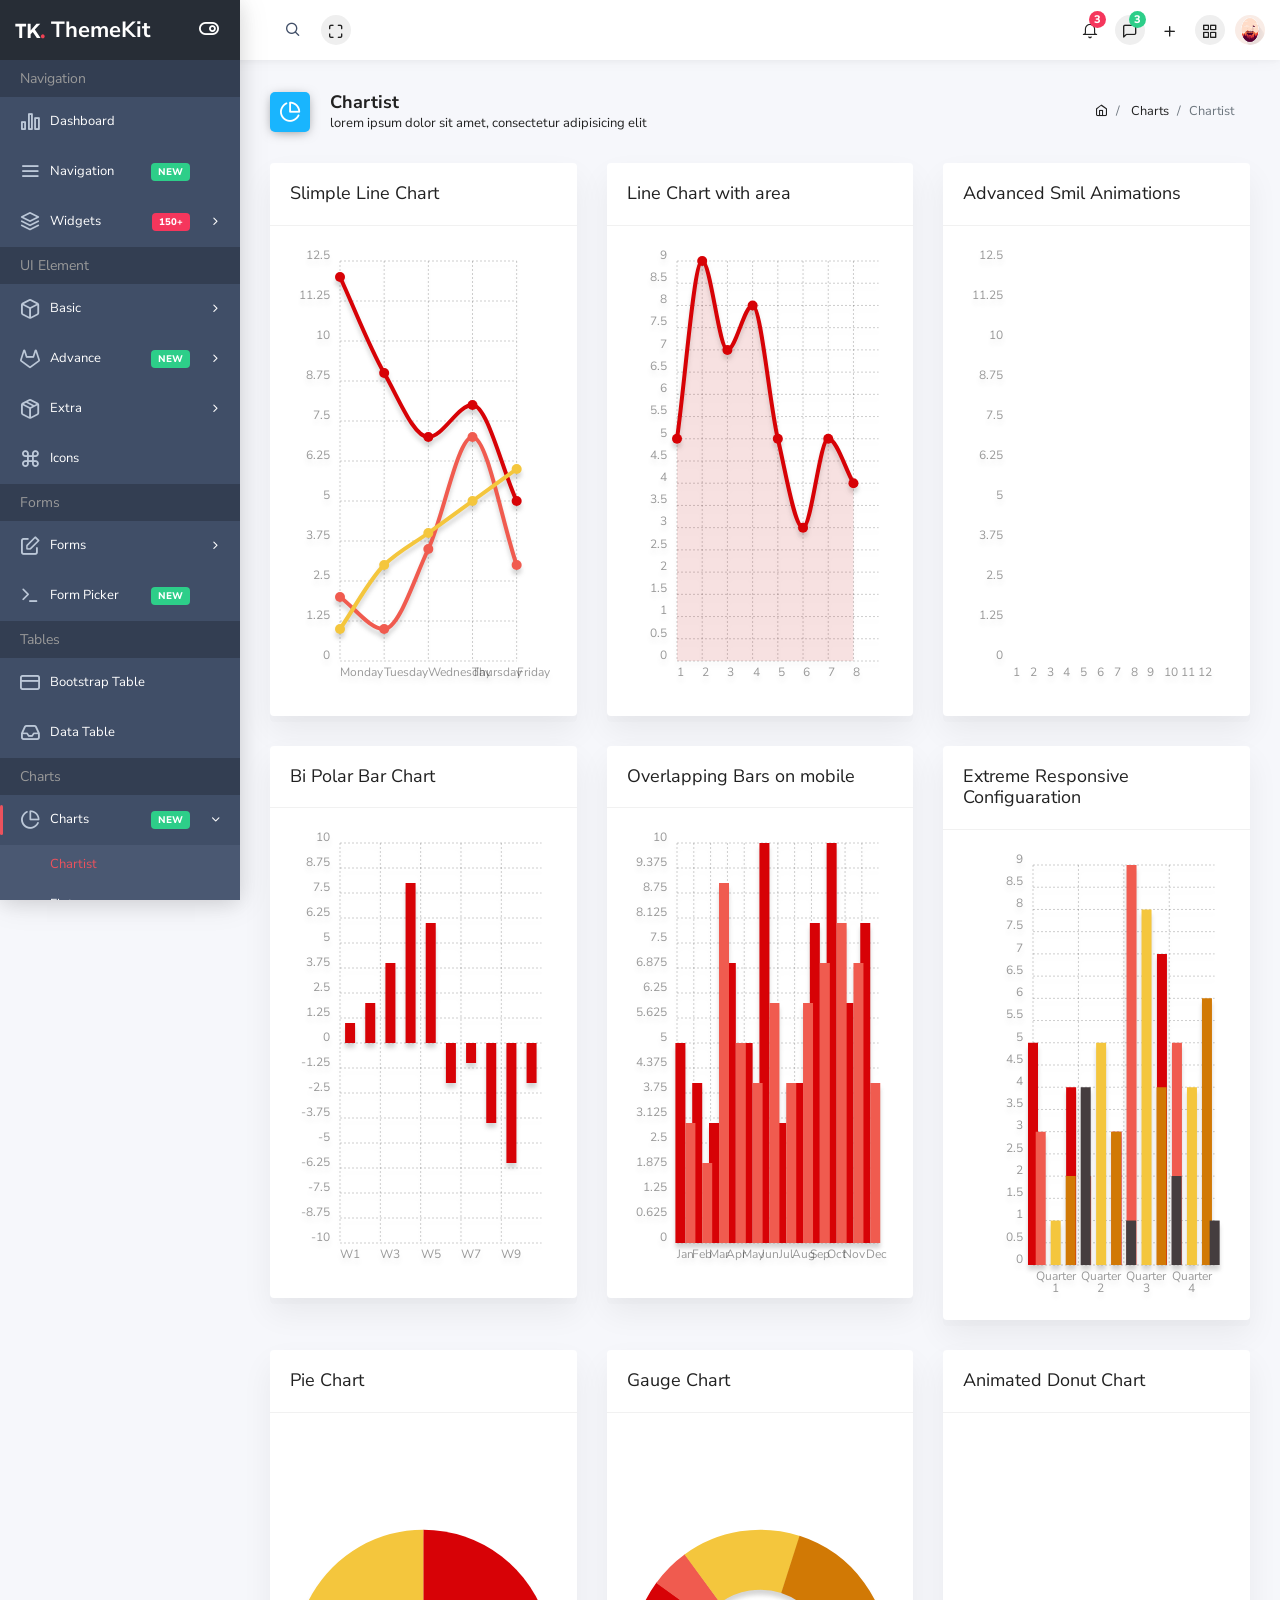
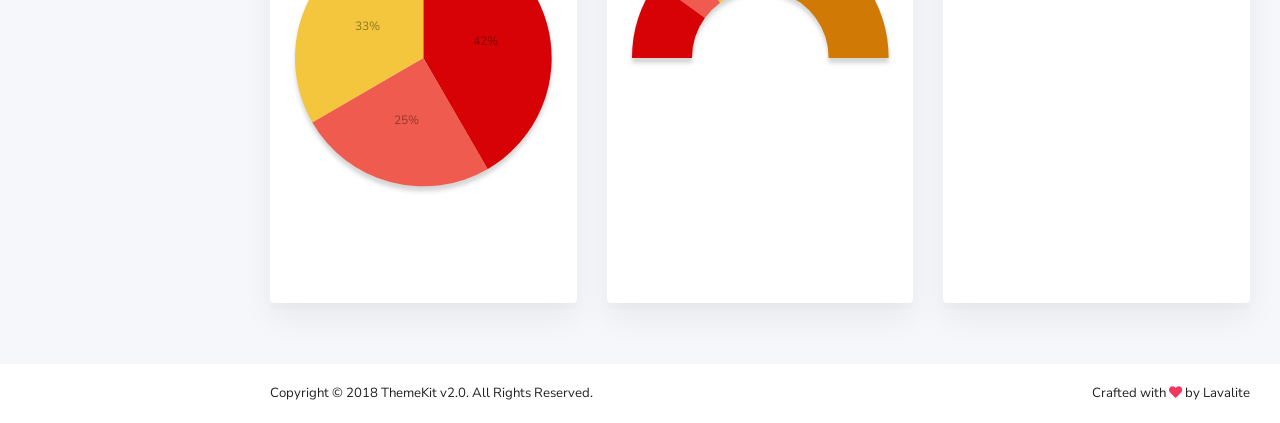
<file: public/template/pages/charts-chartist.html>
<!doctype html>
<html class="no-js" lang="en">
    <head>
        <meta charset="utf-8">
        <meta http-equiv="x-ua-compatible" content="ie=edge">
        <title>Chartist | ThemeKit - Admin Template</title>
        <meta name="description" content="">
        <meta name="keywords" content="">
        <meta name="viewport" content="width=device-width, initial-scale=1">
        
        <link rel="icon" href="../favicon.ico" type="image/x-icon" />

        <link href="https://fonts.googleapis.com/css?family=Nunito+Sans:300,400,600,700,800" rel="stylesheet">
        
        <link rel="stylesheet" href="../plugins/bootstrap/dist/css/bootstrap.min.css">
        <link rel="stylesheet" href="../plugins/fontawesome-free/css/all.min.css">
        <link rel="stylesheet" href="../plugins/ionicons/dist/css/ionicons.min.css">
        <link rel="stylesheet" href="../plugins/icon-kit/dist/css/iconkit.min.css">
        <link rel="stylesheet" href="../plugins/perfect-scrollbar/css/perfect-scrollbar.css">
        <link rel="stylesheet" href="../plugins/chartist/dist/chartist.min.css">
        <link rel="stylesheet" href="../dist/css/theme.min.css">
        <script src="../src/js/vendor/modernizr-2.8.3.min.js"></script>
    </head>

    <body>
        <!--[if lt IE 8]>
            <p class="browserupgrade">You are using an <strong>outdated</strong> browser. Please <a href="http://browsehappy.com/">upgrade your browser</a> to improve your experience.</p>
        <![endif]-->

        <div class="wrapper">
            <header class="header-top" header-theme="light">
                <div class="container-fluid">
                    <div class="d-flex justify-content-between">
                        <div class="top-menu d-flex align-items-center">
                            <button type="button" class="btn-icon mobile-nav-toggle d-lg-none"><span></span></button>
                            <div class="header-search">
                                <div class="input-group">
                                    <span class="input-group-addon search-close"><i class="ik ik-x"></i></span>
                                    <input type="text" class="form-control">
                                    <span class="input-group-addon search-btn"><i class="ik ik-search"></i></span>
                                </div>
                            </div>
                            <button type="button" id="navbar-fullscreen" class="nav-link"><i class="ik ik-maximize"></i></button>
                        </div>
                        <div class="top-menu d-flex align-items-center">
                            <div class="dropdown">
                                <a class="nav-link dropdown-toggle" href="#" id="notiDropdown" role="button" data-toggle="dropdown" aria-haspopup="true" aria-expanded="false"><i class="ik ik-bell"></i><span class="badge bg-danger">3</span></a>
                                <div class="dropdown-menu dropdown-menu-right notification-dropdown" aria-labelledby="notiDropdown">
                                    <h4 class="header">Notifications</h4>
                                    <div class="notifications-wrap">
                                        <a href="#" class="media">
                                            <span class="d-flex">
                                                <i class="ik ik-check"></i> 
                                            </span>
                                            <span class="media-body">
                                                <span class="heading-font-family media-heading">Invitation accepted</span> 
                                                <span class="media-content">Your have been Invited ...</span>
                                            </span>
                                        </a>
                                        <a href="#" class="media">
                                            <span class="d-flex">
                                                <img src="../img/users/1.jpg" class="rounded-circle" alt="">
                                            </span>
                                            <span class="media-body">
                                                <span class="heading-font-family media-heading">Steve Smith</span> 
                                                <span class="media-content">I slowly updated projects</span>
                                            </span>
                                        </a>
                                        <a href="#" class="media">
                                            <span class="d-flex">
                                                <i class="ik ik-calendar"></i> 
                                            </span>
                                            <span class="media-body">
                                                <span class="heading-font-family media-heading">To Do</span> 
                                                <span class="media-content">Meeting with Nathan on Friday 8 AM ...</span>
                                            </span>
                                        </a>
                                    </div>
                                    <div class="footer"><a href="javascript:void(0);">See all activity</a></div>
                                </div>
                            </div>
                            <button type="button" class="nav-link ml-10 right-sidebar-toggle"><i class="ik ik-message-square"></i><span class="badge bg-success">3</span></button>
                            <div class="dropdown">
                                <a class="nav-link dropdown-toggle" href="#" id="menuDropdown" role="button" data-toggle="dropdown" aria-haspopup="true" aria-expanded="false"><i class="ik ik-plus"></i></a>
                                <div class="dropdown-menu dropdown-menu-right menu-grid" aria-labelledby="menuDropdown">
                                    <a class="dropdown-item" href="#" data-toggle="tooltip" data-placement="top" title="Dashboard"><i class="ik ik-bar-chart-2"></i></a>
                                    <a class="dropdown-item" href="#" data-toggle="tooltip" data-placement="top" title="Message"><i class="ik ik-mail"></i></a>
                                    <a class="dropdown-item" href="#" data-toggle="tooltip" data-placement="top" title="Accounts"><i class="ik ik-users"></i></a>
                                    <a class="dropdown-item" href="#" data-toggle="tooltip" data-placement="top" title="Sales"><i class="ik ik-shopping-cart"></i></a>
                                    <a class="dropdown-item" href="#" data-toggle="tooltip" data-placement="top" title="Purchase"><i class="ik ik-briefcase"></i></a>
                                    <a class="dropdown-item" href="#" data-toggle="tooltip" data-placement="top" title="Pages"><i class="ik ik-clipboard"></i></a>
                                    <a class="dropdown-item" href="#" data-toggle="tooltip" data-placement="top" title="Chats"><i class="ik ik-message-square"></i></a>
                                    <a class="dropdown-item" href="#" data-toggle="tooltip" data-placement="top" title="Contacts"><i class="ik ik-map-pin"></i></a>
                                    <a class="dropdown-item" href="#" data-toggle="tooltip" data-placement="top" title="Blocks"><i class="ik ik-inbox"></i></a>
                                    <a class="dropdown-item" href="#" data-toggle="tooltip" data-placement="top" title="Events"><i class="ik ik-calendar"></i></a>
                                    <a class="dropdown-item" href="#" data-toggle="tooltip" data-placement="top" title="Notifications"><i class="ik ik-bell"></i></a>
                                    <a class="dropdown-item" href="#" data-toggle="tooltip" data-placement="top" title="More"><i class="ik ik-more-horizontal"></i></a>
                                </div>
                            </div>
                            <button type="button" class="nav-link ml-10" id="apps_modal_btn" data-toggle="modal" data-target="#appsModal"><i class="ik ik-grid"></i></button>
                            <div class="dropdown">
                                <a class="dropdown-toggle" href="#" id="userDropdown" role="button" data-toggle="dropdown" aria-haspopup="true" aria-expanded="false"><img class="avatar" src="../img/user.jpg" alt=""></a>
                                <div class="dropdown-menu dropdown-menu-right" aria-labelledby="userDropdown">
                                    <a class="dropdown-item" href="profile.html"><i class="ik ik-user dropdown-icon"></i> Profile</a>
                                    <a class="dropdown-item" href="#"><i class="ik ik-settings dropdown-icon"></i> Settings</a>
                                    <a class="dropdown-item" href="#"><span class="float-right"><span class="badge badge-primary">6</span></span><i class="ik ik-mail dropdown-icon"></i> Inbox</a>
                                    <a class="dropdown-item" href="#"><i class="ik ik-navigation dropdown-icon"></i> Message</a>
                                    <a class="dropdown-item" href="login.html"><i class="ik ik-power dropdown-icon"></i> Logout</a>
                                </div>
                            </div>

                        </div>
                    </div>
                </div>
            </header>

            <div class="page-wrap">
                <div class="app-sidebar colored">
                    <div class="sidebar-header">
                        <a class="header-brand" href="index.html">
                            <div class="logo-img">
                               <img src="../src/img/brand-white.svg" class="header-brand-img" alt="lavalite"> 
                            </div>
                            <span class="text">ThemeKit</span>
                        </a>
                        <button type="button" class="nav-toggle"><i data-toggle="expanded" class="ik ik-toggle-right toggle-icon"></i></button>
                        <button id="sidebarClose" class="nav-close"><i class="ik ik-x"></i></button>
                    </div>
                    
                    <div class="sidebar-content">
                        <div class="nav-container">
                            <nav id="main-menu-navigation" class="navigation-main">
                                <div class="nav-lavel">Navigation</div>
                                <div class="nav-item">
                                    <a href="../index.html"><i class="ik ik-bar-chart-2"></i><span>Dashboard</span></a>
                                </div>
                                <div class="nav-item">
                                    <a href="navbar.html"><i class="ik ik-menu"></i><span>Navigation</span> <span class="badge badge-success">New</span></a>
                                </div>
                                <div class="nav-item has-sub">
                                    <a href="javascript:void(0)"><i class="ik ik-layers"></i><span>Widgets</span> <span class="badge badge-danger">150+</span></a>
                                    <div class="submenu-content">
                                        <a href="widgets.html" class="menu-item">Basic</a>
                                        <a href="widget-statistic.html" class="menu-item">Statistic</a>
                                        <a href="widget-data.html" class="menu-item">Data</a>
                                        <a href="widget-chart.html" class="menu-item">Chart Widget</a>
                                    </div>
                                </div>
                                <div class="nav-lavel">UI Element</div>
                                <div class="nav-item has-sub">
                                    <a href="#"><i class="ik ik-box"></i><span>Basic</span></a>
                                    <div class="submenu-content">
                                        <a href="ui/alerts.html" class="menu-item">Alerts</a>
                                        <a href="ui/badges.html" class="menu-item">Badges</a>
                                        <a href="ui/buttons.html" class="menu-item">Buttons</a>
                                        <a href="ui/navigation.html" class="menu-item">Navigation</a>
                                    </div>
                                </div>
                                <div class="nav-item has-sub">
                                    <a href="#"><i class="ik ik-gitlab"></i><span>Advance</span> <span class="badge badge-success">New</span></a>
                                    <div class="submenu-content">
                                        <a href="ui/modals.html" class="menu-item">Modals</a>
                                        <a href="ui/notifications.html" class="menu-item">Notifications</a>
                                        <a href="ui/carousel.html" class="menu-item">Slider</a>
                                        <a href="ui/range-slider.html" class="menu-item">Range Slider</a>
                                        <a href="ui/rating.html" class="menu-item">Rating</a>
                                    </div>
                                </div>
                                <div class="nav-item has-sub">
                                    <a href="#"><i class="ik ik-package"></i><span>Extra</span></a>
                                    <div class="submenu-content">
                                        <a href="ui/session-timeout.html" class="menu-item">Session Timeout</a>
                                    </div>
                                </div>
                                <div class="nav-item">
                                    <a href="ui/icons.html"><i class="ik ik-command"></i><span>Icons</span></a>
                                </div>
                                <div class="nav-lavel">Forms</div>
                                <div class="nav-item has-sub">
                                    <a href="#"><i class="ik ik-edit"></i><span>Forms</span></a>
                                    <div class="submenu-content">
                                        <a href="form-components.html" class="menu-item">Components</a>
                                        <a href="form-addon.html" class="menu-item">Add-On</a>
                                        <a href="form-advance.html" class="menu-item">Advance</a>
                                    </div>
                                </div>
                                <div class="nav-item">
                                    <a href="form-picker.html"><i class="ik ik-terminal"></i><span>Form Picker</span> <span class="badge badge-success">New</span></a>
                                </div>

                                <div class="nav-lavel">Tables</div>
                                <div class="nav-item">
                                    <a href="table-bootstrap.html"><i class="ik ik-credit-card"></i><span>Bootstrap Table</span></a>
                                </div>
                                <div class="nav-item">
                                    <a href="table-datatable.html"><i class="ik ik-inbox"></i><span>Data Table</span></a>
                                </div>

                                <div class="nav-lavel">Charts</div>
                                <div class="nav-item has-sub active open">
                                    <a href="#"><i class="ik ik-pie-chart"></i><span>Charts</span> <span class="badge badge-success">New</span></a>
                                    <div class="submenu-content">
                                        <a href="charts-chartist.html" class="menu-item active">Chartist</a>
                                        <a href="charts-flot.html" class="menu-item">Flot</a>
                                        <a href="charts-knob.html" class="menu-item">Knob</a>
                                        <a href="charts-amcharts.html" class="menu-item">Amcharts</a>
                                    </div>
                                </div>

                                <div class="nav-lavel">Apps</div>
                                <div class="nav-item">
                                    <a href="calendar.html"><i class="ik ik-calendar"></i><span>Calendar</span></a>
                                </div>
                                <div class="nav-item">
                                    <a href="taskboard.html"><i class="ik ik-server"></i><span>Taskboard</span></a>
                                </div>

                                <div class="nav-lavel">Pages</div>

                                <div class="nav-item has-sub">
                                    <a href="#"><i class="ik ik-lock"></i><span>Authentication</span></a>
                                    <div class="submenu-content">
                                        <a href="login.html" class="menu-item">Login</a>
                                        <a href="register.html" class="menu-item">Register</a>
                                        <a href="forgot-password.html" class="menu-item">Forgot Password</a>
                                    </div>
                                </div>
                                <div class="nav-item has-sub">
                                    <a href="#"><i class="ik ik-file-text"></i><span>Other</span></a>
                                    <div class="submenu-content">
                                        <a href="profile.html" class="menu-item">Profile</a>
                                        <a href="invoice.html" class="menu-item">Invoice</a>
                                    </div>
                                </div>
                                <div class="nav-item">
                                    <a href="layouts.html"><i class="ik ik-layout"></i><span>Layouts</span><span class="badge badge-success">New</span></a>
                                </div>
                                <div class="nav-lavel">Other</div>
                                <div class="nav-item has-sub">
                                    <a href="javascript:void(0)"><i class="ik ik-list"></i><span>Menu Levels</span></a>
                                    <div class="submenu-content">
                                        <a href="javascript:void(0)" class="menu-item">Menu Level 2.1</a>
                                        <div class="nav-item has-sub">
                                            <a href="javascript:void(0)" class="menu-item">Menu Level 2.2</a>
                                            <div class="submenu-content">
                                                <a href="javascript:void(0)" class="menu-item">Menu Level 3.1</a>
                                            </div>
                                        </div>
                                        <a href="javascript:void(0)" class="menu-item">Menu Level 2.3</a>
                                    </div>
                                </div>
                                <div class="nav-item">
                                    <a href="javascript:void(0)" class="disabled"><i class="ik ik-slash"></i><span>Disabled Menu</span></a>
                                </div>
                                <div class="nav-item">
                                    <a href="javascript:void(0)"><i class="ik ik-award"></i><span>Sample Page</span></a>
                                </div>
                                <div class="nav-lavel">Support</div>
                                <div class="nav-item">
                                    <a href="javascript:void(0)"><i class="ik ik-monitor"></i><span>Documentation</span></a>
                                </div>
                                <div class="nav-item">
                                    <a href="javascript:void(0)"><i class="ik ik-help-circle"></i><span>Submit Issue</span></a>
                                </div>
                            </nav>
                        </div>
                    </div>
                </div>
                <div class="main-content">
                    <div class="container-fluid">
                        <div class="page-header">
                            <div class="row align-items-end">
                                <div class="col-lg-8">
                                    <div class="page-header-title">
                                        <i class="ik ik-pie-chart bg-blue"></i>
                                        <div class="d-inline">
                                            <h5>Chartist</h5>
                                            <span>lorem ipsum dolor sit amet, consectetur adipisicing elit</span>
                                        </div>
                                    </div>
                                </div>
                                <div class="col-lg-4">
                                    <nav class="breadcrumb-container" aria-label="breadcrumb">
                                        <ol class="breadcrumb">
                                            <li class="breadcrumb-item">
                                                <a href="../index.html"><i class="ik ik-home"></i></a>
                                            </li>
                                            <li class="breadcrumb-item">
                                                <a href="#">Charts</a>
                                            </li>
                                            <li class="breadcrumb-item active" aria-current="page">Chartist</li>
                                        </ol>
                                    </nav>
                                </div>
                            </div>
                        </div>


                        <div class="row">
                            <div class="col-md-12 col-lg-4">
                                <div class="card">
                                    <div class="card-header">
                                        <h3>Slimple Line Chart</h3>
                                    </div>
                                    <div class="card-block">
                                        <div id="lineChart" class="chart-shadow st-cir-chart" style="height: 450px;"></div>
                                    </div>
                                </div>
                            </div>
                            <div class="col-md-12 col-lg-4">
                                <div class="card">
                                    <div class="card-header">
                                        <h3>Line Chart with area</h3>
                                    </div>
                                    <div class="card-block">
                                        <div id="lineChart_area" class="chart-shadow st-cir-chart" style="height: 450px;"></div>
                                    </div>
                                </div>
                            </div>
                            <div class="col-md-12 col-lg-4">
                                <div class="card">
                                    <div class="card-header">
                                        <h3>Advanced Smil Animations</h3>
                                    </div>
                                    <div class="card-block">
                                        <div id="lineChart_animation" class="chart-shadow st-cir-chart" style="height: 450px;"></div>
                                    </div>
                                </div>
                            </div>
                            <div class="col-md-12 col-lg-4">
                                <div class="card">
                                    <div class="card-header">
                                        <h3>Bi Polar Bar Chart</h3>
                                    </div>
                                    <div class="card-block">
                                        <div id="barChart_bipolar" class="chart-shadow st-cir-chart" style="height: 450px;"></div>
                                    </div>
                                </div>
                            </div>
                            <div class="col-md-12 col-lg-4">
                                <div class="card">
                                    <div class="card-header">
                                        <h3>Overlapping Bars on mobile</h3>
                                    </div>
                                    <div class="card-block">
                                        <div id="barChart_overlapping" class="chart-shadow st-cir-chart" style="height: 450px;"></div>
                                    </div>
                                </div>
                            </div>
                            <div class="col-md-12 col-lg-4">
                                <div class="card">
                                    <div class="card-header">
                                        <h3>Extreme Responsive Configuaration</h3>
                                    </div>
                                    <div class="card-block">
                                        <div id="barChart_responsive" class="chart-shadow st-cir-chart" style="height: 450px;"></div>
                                    </div>
                                </div>
                            </div>
                            <div class="col-md-12 col-lg-4">
                                <div class="card">
                                    <div class="card-header">
                                        <h3>Pie Chart</h3>
                                    </div>
                                    <div class="card-block">
                                        <div id="pieChart" class="chart-shadow st-cir-chart" style="height: 450px;"></div>
                                    </div>
                                </div>
                            </div>
                            <div class="col-md-12 col-lg-4">
                                <div class="card">
                                    <div class="card-header">
                                        <h3>Gauge Chart</h3>
                                    </div>
                                    <div class="card-block">
                                        <div id="guageChart" class="chart-shadow st-cir-chart" style="height: 450px;"></div>
                                    </div>
                                </div>
                            </div>
                            <div class="col-md-12 col-lg-4">
                                <div class="card">
                                    <div class="card-header">
                                        <h3>Animated Donut Chart</h3>
                                    </div>
                                    <div class="card-block">
                                        <div id="donutChart_animated" class="chart-shadow st-cir-chart" style="height: 450px;"></div>
                                    </div>
                                </div>
                            </div>

                        </div>

                    </div>
                </div>
                <aside class="right-sidebar">
                    <div class="sidebar-chat" data-plugin="chat-sidebar">
                        <div class="sidebar-chat-info">
                            <h6>Chat List</h6>
                            <form class="mr-t-10">
                                <div class="form-group">
                                    <input type="text" class="form-control" placeholder="Search for friends ..."> 
                                    <i class="ik ik-search"></i>
                                </div>
                            </form>
                        </div>
                        <div class="chat-list">
                            <div class="list-group row">
                                <a href="javascript:void(0)" class="list-group-item" data-chat-user="Gene Newman">
                                    <figure class="user--online">
                                        <img src="../img/users/1.jpg" class="rounded-circle" alt="">
                                    </figure><span><span class="name">Gene Newman</span>  <span class="username">@gene_newman</span> </span>
                                </a>
                                <a href="javascript:void(0)" class="list-group-item" data-chat-user="Billy Black">
                                    <figure class="user--online">
                                        <img src="../img/users/2.jpg" class="rounded-circle" alt="">
                                    </figure><span><span class="name">Billy Black</span>  <span class="username">@billyblack</span> </span>
                                </a>
                                <a href="javascript:void(0)" class="list-group-item" data-chat-user="Herbert Diaz">
                                    <figure class="user--online">
                                        <img src="../img/users/3.jpg" class="rounded-circle" alt="">
                                    </figure><span><span class="name">Herbert Diaz</span>  <span class="username">@herbert</span> </span>
                                </a>
                                <a href="javascript:void(0)" class="list-group-item" data-chat-user="Sylvia Harvey">
                                    <figure class="user--busy">
                                        <img src="../img/users/4.jpg" class="rounded-circle" alt="">
                                    </figure><span><span class="name">Sylvia Harvey</span>  <span class="username">@sylvia</span> </span>
                                </a>
                                <a href="javascript:void(0)" class="list-group-item active" data-chat-user="Marsha Hoffman">
                                    <figure class="user--busy">
                                        <img src="../img/users/5.jpg" class="rounded-circle" alt="">
                                    </figure><span><span class="name">Marsha Hoffman</span>  <span class="username">@m_hoffman</span> </span>
                                </a>
                                <a href="javascript:void(0)" class="list-group-item" data-chat-user="Mason Grant">
                                    <figure class="user--offline">
                                        <img src="../img/users/1.jpg" class="rounded-circle" alt="">
                                    </figure><span><span class="name">Mason Grant</span>  <span class="username">@masongrant</span> </span>
                                </a>
                                <a href="javascript:void(0)" class="list-group-item" data-chat-user="Shelly Sullivan">
                                    <figure class="user--offline">
                                        <img src="../img/users/2.jpg" class="rounded-circle" alt="">
                                    </figure><span><span class="name">Shelly Sullivan</span>  <span class="username">@shelly</span></span>
                                </a>
                            </div>
                        </div>
                    </div>
                </aside>

                <div class="chat-panel" hidden>
                    <div class="card">
                        <div class="card-header d-flex justify-content-between">
                            <a href="javascript:void(0);"><i class="ik ik-message-square text-success"></i></a>  
                            <span class="user-name">John Doe</span> 
                            <button type="button" class="close" aria-label="Close"><span aria-hidden="true">×</span></button>
                        </div>
                        <div class="card-body">
                            <div class="widget-chat-activity flex-1">
                                <div class="messages">
                                    <div class="message media reply">
                                        <figure class="user--online">
                                            <a href="#">
                                                <img src="../img/users/3.jpg" class="rounded-circle" alt="">
                                            </a>
                                        </figure>
                                        <div class="message-body media-body">
                                            <p>Epic Cheeseburgers come in all kind of styles.</p>
                                        </div>
                                    </div>
                                    <div class="message media">
                                        <figure class="user--online">
                                            <a href="#">
                                                <img src="../img/users/1.jpg" class="rounded-circle" alt="">
                                            </a>
                                        </figure>
                                        <div class="message-body media-body">
                                            <p>Cheeseburgers make your knees weak.</p>
                                        </div>
                                    </div>
                                    <div class="message media reply">
                                        <figure class="user--offline">
                                            <a href="#">
                                                <img src="../img/users/5.jpg" class="rounded-circle" alt="">
                                            </a>
                                        </figure>
                                        <div class="message-body media-body">
                                            <p>Cheeseburgers will never let you down.</p>
                                            <p>They'll also never run around or desert you.</p>
                                        </div>
                                    </div>
                                    <div class="message media">
                                        <figure class="user--online">
                                            <a href="#">
                                                <img src="../img/users/1.jpg" class="rounded-circle" alt="">
                                            </a>
                                        </figure>
                                        <div class="message-body media-body">
                                            <p>A great cheeseburger is a gastronomical event.</p>
                                        </div>
                                    </div>
                                    <div class="message media reply">
                                        <figure class="user--busy">
                                            <a href="#">
                                                <img src="../img/users/5.jpg" class="rounded-circle" alt="">
                                            </a>
                                        </figure>
                                        <div class="message-body media-body">
                                            <p>There's a cheesy incarnation waiting for you no matter what you palete preferences are.</p>
                                        </div>
                                    </div>
                                    <div class="message media">
                                        <figure class="user--online">
                                            <a href="#">
                                                <img src="../img/users/1.jpg" class="rounded-circle" alt="">
                                            </a>
                                        </figure>
                                        <div class="message-body media-body">
                                            <p>If you are a vegan, we are sorry for you loss.</p>
                                        </div>
                                    </div>
                                </div>
                            </div>
                        </div>
                        <form action="javascript:void(0)" class="card-footer" method="post">
                            <div class="d-flex justify-content-end">
                                <textarea class="border-0 flex-1" rows="1" placeholder="Type your message here"></textarea>
                                <button class="btn btn-icon" type="submit"><i class="ik ik-arrow-right text-success"></i></button>
                            </div>
                        </form>
                    </div>
                </div>
                <footer class="footer">
                    <div class="w-100 clearfix">
                        <span class="text-center text-sm-left d-md-inline-block">Copyright © 2018 ThemeKit v2.0. All Rights Reserved.</span>
                        <span class="float-none float-sm-right mt-1 mt-sm-0 text-center">Crafted with <i class="fa fa-heart text-danger"></i> by <a href="http://lavalite.org/" class="text-dark" target="_blank">Lavalite</a></span>
                    </div>
                </footer>
            </div>
        </div>
        
        
        

        <div class="modal fade apps-modal" id="appsModal" tabindex="-1" role="dialog" aria-labelledby="appsModalLabel" aria-hidden="true" data-backdrop="false">
            <button type="button" class="close" data-dismiss="modal" aria-label="Close"><i class="ik ik-x-circle"></i></button>
            <div class="modal-dialog modal-dialog-centered" role="document">
                <div class="modal-content">
                    <div class="quick-search">
                        <div class="container">
                            <div class="row">
                                <div class="col-md-4 ml-auto mr-auto">
                                    <div class="input-wrap">
                                        <input type="text" id="quick-search" class="form-control" placeholder="Search..." />
                                        <i class="ik ik-search"></i>
                                    </div>
                                </div>
                            </div>
                        </div>
                    </div>
                    <div class="modal-body d-flex align-items-center">
                        <div class="container">
                            <div class="apps-wrap">
                                <div class="app-item">
                                    <a href="#"><i class="ik ik-bar-chart-2"></i><span>Dashboard</span></a>
                                </div>
                                <div class="app-item">
                                    <a href="#"><i class="ik ik-mail"></i><span>Message</span></a>
                                </div>
                                <div class="app-item">
                                    <a href="#"><i class="ik ik-users"></i><span>Accounts</span></a>
                                </div>
                                <div class="app-item">
                                    <a href="#"><i class="ik ik-shopping-cart"></i><span>Sales</span></a>
                                </div>
                                <div class="app-item">
                                    <a href="#"><i class="ik ik-briefcase"></i><span>Purchase</span></a>
                                </div>
                                <div class="app-item">
                                    <a href="#"><i class="ik ik-server"></i><span>Menus</span></a>
                                </div>
                                <div class="app-item">
                                    <a href="#"><i class="ik ik-clipboard"></i><span>Pages</span></a>
                                </div>
                                <div class="app-item">
                                    <a href="#"><i class="ik ik-message-square"></i><span>Chats</span></a>
                                </div>
                                <div class="app-item">
                                    <a href="#"><i class="ik ik-map-pin"></i><span>Contacts</span></a>
                                </div>
                                <div class="app-item">
                                    <a href="#"><i class="ik ik-box"></i><span>Blocks</span></a>
                                </div>
                                <div class="app-item">
                                    <a href="#"><i class="ik ik-calendar"></i><span>Events</span></a>
                                </div>
                                <div class="app-item">
                                    <a href="#"><i class="ik ik-bell"></i><span>Notifications</span></a>
                                </div>
                                <div class="app-item">
                                    <a href="#"><i class="ik ik-pie-chart"></i><span>Reports</span></a>
                                </div>
                                <div class="app-item">
                                    <a href="#"><i class="ik ik-layers"></i><span>Tasks</span></a>
                                </div>
                                <div class="app-item">
                                    <a href="#"><i class="ik ik-edit"></i><span>Blogs</span></a>
                                </div>
                                <div class="app-item">
                                    <a href="#"><i class="ik ik-settings"></i><span>Settings</span></a>
                                </div>
                                <div class="app-item">
                                    <a href="#"><i class="ik ik-more-horizontal"></i><span>More</span></a>
                                </div>
                            </div>
                        </div>
                    </div>
                </div>
            </div>
        </div>
        
        <script src="https://code.jquery.com/jquery-3.3.1.min.js"></script>
        <script>window.jQuery || document.write('<script src="../src/js/vendor/jquery-3.3.1.min.js"><\/script>')</script>
        <script src="../plugins/popper.js/dist/umd/popper.min.js"></script>
        <script src="../plugins/bootstrap/dist/js/bootstrap.min.js"></script>
        <script src="../plugins/perfect-scrollbar/dist/perfect-scrollbar.min.js"></script>
        <script src="../plugins/screenfull/dist/screenfull.js"></script>
        <script src="../plugins/chartist/dist/chartist.min.js"></script>
        <script src="../dist/js/theme.min.js"></script>
        <script src="../js/chart-chartist.js"></script>
        <!-- Google Analytics: change UA-XXXXX-X to be your site's ID. -->
        <script>
            (function(b,o,i,l,e,r){b.GoogleAnalyticsObject=l;b[l]||(b[l]=
            function(){(b[l].q=b[l].q||[]).push(arguments)});b[l].l=+new Date;
            e=o.createElement(i);r=o.getElementsByTagName(i)[0];
            e.src='https://www.google-analytics.com/analytics.js';
            r.parentNode.insertBefore(e,r)}(window,document,'script','ga'));
            ga('create','UA-XXXXX-X','auto');ga('send','pageview');
        </script>
    </body>
</html>
</file>
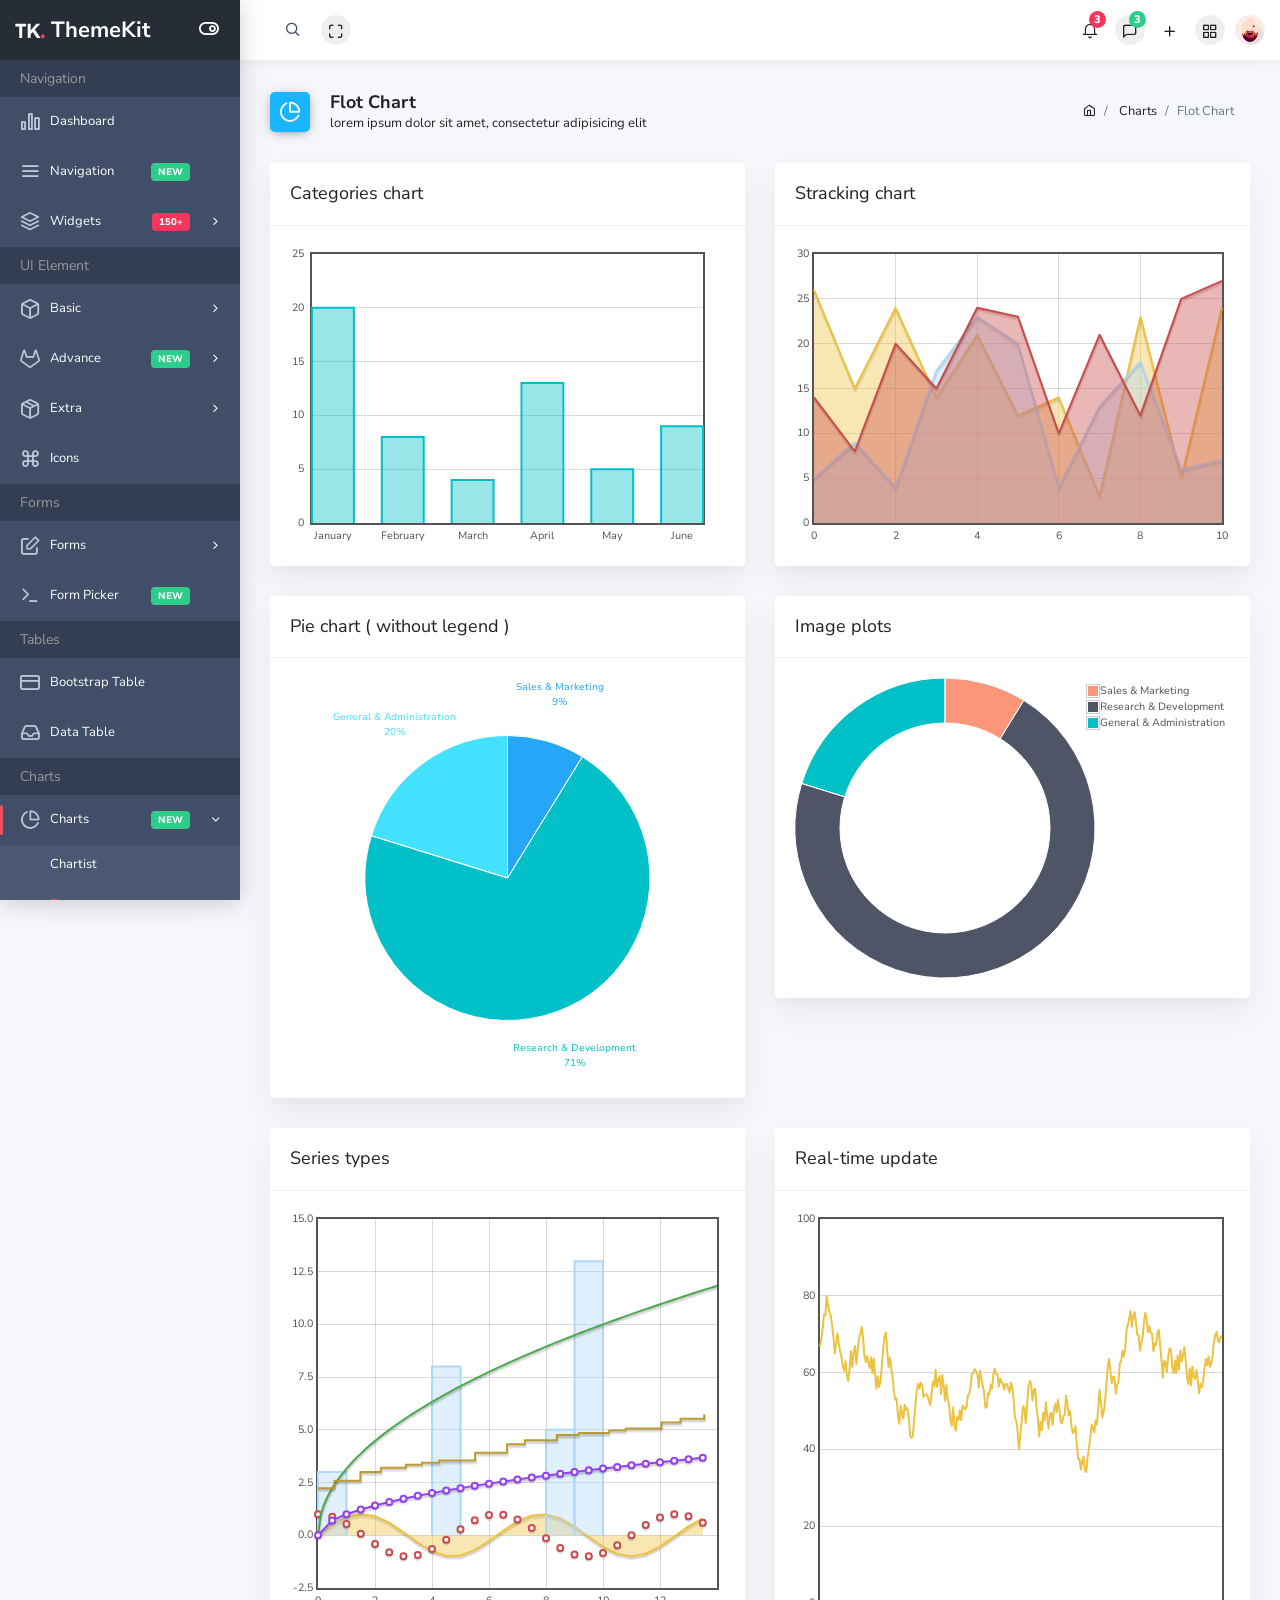
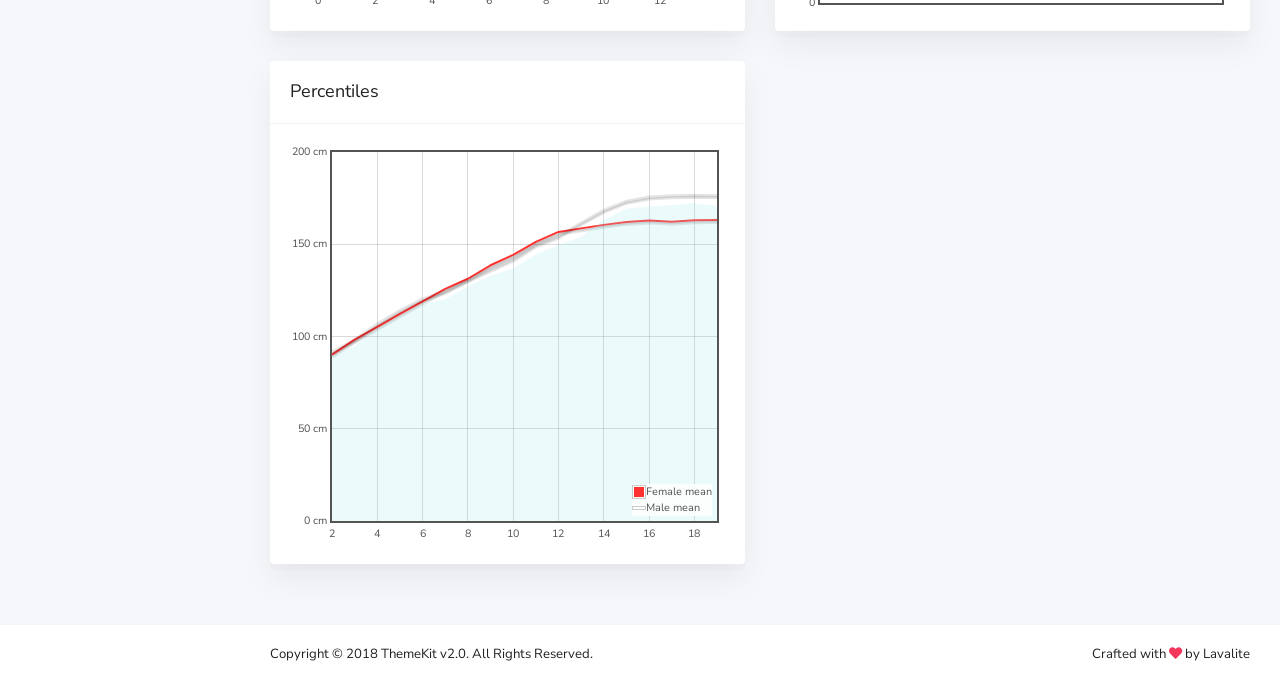
<file: public/template/pages/charts-flot.html>
<!doctype html>
<html class="no-js" lang="en">
    <head>
        <meta charset="utf-8">
        <meta http-equiv="x-ua-compatible" content="ie=edge">
        <title>Flot Chart | ThemeKit - Admin Template</title>
        <meta name="description" content="">
        <meta name="keywords" content="">
        <meta name="viewport" content="width=device-width, initial-scale=1">
        
        <link rel="icon" href="../favicon.ico" type="image/x-icon" />

        <link href="https://fonts.googleapis.com/css?family=Nunito+Sans:300,400,600,700,800" rel="stylesheet">
        
        <link rel="stylesheet" href="../plugins/bootstrap/dist/css/bootstrap.min.css">
        <link rel="stylesheet" href="../plugins/fontawesome-free/css/all.min.css">
        <link rel="stylesheet" href="../plugins/ionicons/dist/css/ionicons.min.css">
        <link rel="stylesheet" href="../plugins/icon-kit/dist/css/iconkit.min.css">
        <link rel="stylesheet" href="../plugins/perfect-scrollbar/css/perfect-scrollbar.css">
        <link rel="stylesheet" href="../dist/css/theme.min.css">
        <script src="../src/js/vendor/modernizr-2.8.3.min.js"></script>
    </head>

    <body>
        <!--[if lt IE 8]>
            <p class="browserupgrade">You are using an <strong>outdated</strong> browser. Please <a href="http://browsehappy.com/">upgrade your browser</a> to improve your experience.</p>
        <![endif]-->

        <div class="wrapper">
            <header class="header-top" header-theme="light">
                <div class="container-fluid">
                    <div class="d-flex justify-content-between">
                        <div class="top-menu d-flex align-items-center">
                            <button type="button" class="btn-icon mobile-nav-toggle d-lg-none"><span></span></button>
                            <div class="header-search">
                                <div class="input-group">
                                    <span class="input-group-addon search-close"><i class="ik ik-x"></i></span>
                                    <input type="text" class="form-control">
                                    <span class="input-group-addon search-btn"><i class="ik ik-search"></i></span>
                                </div>
                            </div>
                            <button type="button" id="navbar-fullscreen" class="nav-link"><i class="ik ik-maximize"></i></button>
                        </div>
                        <div class="top-menu d-flex align-items-center">
                            <div class="dropdown">
                                <a class="nav-link dropdown-toggle" href="#" id="notiDropdown" role="button" data-toggle="dropdown" aria-haspopup="true" aria-expanded="false"><i class="ik ik-bell"></i><span class="badge bg-danger">3</span></a>
                                <div class="dropdown-menu dropdown-menu-right notification-dropdown" aria-labelledby="notiDropdown">
                                    <h4 class="header">Notifications</h4>
                                    <div class="notifications-wrap">
                                        <a href="#" class="media">
                                            <span class="d-flex">
                                                <i class="ik ik-check"></i> 
                                            </span>
                                            <span class="media-body">
                                                <span class="heading-font-family media-heading">Invitation accepted</span> 
                                                <span class="media-content">Your have been Invited ...</span>
                                            </span>
                                        </a>
                                        <a href="#" class="media">
                                            <span class="d-flex">
                                                <img src="../img/users/1.jpg" class="rounded-circle" alt="">
                                            </span>
                                            <span class="media-body">
                                                <span class="heading-font-family media-heading">Steve Smith</span> 
                                                <span class="media-content">I slowly updated projects</span>
                                            </span>
                                        </a>
                                        <a href="#" class="media">
                                            <span class="d-flex">
                                                <i class="ik ik-calendar"></i> 
                                            </span>
                                            <span class="media-body">
                                                <span class="heading-font-family media-heading">To Do</span> 
                                                <span class="media-content">Meeting with Nathan on Friday 8 AM ...</span>
                                            </span>
                                        </a>
                                    </div>
                                    <div class="footer"><a href="javascript:void(0);">See all activity</a></div>
                                </div>
                            </div>
                            <button type="button" class="nav-link ml-10 right-sidebar-toggle"><i class="ik ik-message-square"></i><span class="badge bg-success">3</span></button>
                            <div class="dropdown">
                                <a class="nav-link dropdown-toggle" href="#" id="menuDropdown" role="button" data-toggle="dropdown" aria-haspopup="true" aria-expanded="false"><i class="ik ik-plus"></i></a>
                                <div class="dropdown-menu dropdown-menu-right menu-grid" aria-labelledby="menuDropdown">
                                    <a class="dropdown-item" href="#" data-toggle="tooltip" data-placement="top" title="Dashboard"><i class="ik ik-bar-chart-2"></i></a>
                                    <a class="dropdown-item" href="#" data-toggle="tooltip" data-placement="top" title="Message"><i class="ik ik-mail"></i></a>
                                    <a class="dropdown-item" href="#" data-toggle="tooltip" data-placement="top" title="Accounts"><i class="ik ik-users"></i></a>
                                    <a class="dropdown-item" href="#" data-toggle="tooltip" data-placement="top" title="Sales"><i class="ik ik-shopping-cart"></i></a>
                                    <a class="dropdown-item" href="#" data-toggle="tooltip" data-placement="top" title="Purchase"><i class="ik ik-briefcase"></i></a>
                                    <a class="dropdown-item" href="#" data-toggle="tooltip" data-placement="top" title="Pages"><i class="ik ik-clipboard"></i></a>
                                    <a class="dropdown-item" href="#" data-toggle="tooltip" data-placement="top" title="Chats"><i class="ik ik-message-square"></i></a>
                                    <a class="dropdown-item" href="#" data-toggle="tooltip" data-placement="top" title="Contacts"><i class="ik ik-map-pin"></i></a>
                                    <a class="dropdown-item" href="#" data-toggle="tooltip" data-placement="top" title="Blocks"><i class="ik ik-inbox"></i></a>
                                    <a class="dropdown-item" href="#" data-toggle="tooltip" data-placement="top" title="Events"><i class="ik ik-calendar"></i></a>
                                    <a class="dropdown-item" href="#" data-toggle="tooltip" data-placement="top" title="Notifications"><i class="ik ik-bell"></i></a>
                                    <a class="dropdown-item" href="#" data-toggle="tooltip" data-placement="top" title="More"><i class="ik ik-more-horizontal"></i></a>
                                </div>
                            </div>
                            <button type="button" class="nav-link ml-10" id="apps_modal_btn" data-toggle="modal" data-target="#appsModal"><i class="ik ik-grid"></i></button>
                            <div class="dropdown">
                                <a class="dropdown-toggle" href="#" id="userDropdown" role="button" data-toggle="dropdown" aria-haspopup="true" aria-expanded="false"><img class="avatar" src="../img/user.jpg" alt=""></a>
                                <div class="dropdown-menu dropdown-menu-right" aria-labelledby="userDropdown">
                                    <a class="dropdown-item" href="profile.html"><i class="ik ik-user dropdown-icon"></i> Profile</a>
                                    <a class="dropdown-item" href="#"><i class="ik ik-settings dropdown-icon"></i> Settings</a>
                                    <a class="dropdown-item" href="#"><span class="float-right"><span class="badge badge-primary">6</span></span><i class="ik ik-mail dropdown-icon"></i> Inbox</a>
                                    <a class="dropdown-item" href="#"><i class="ik ik-navigation dropdown-icon"></i> Message</a>
                                    <a class="dropdown-item" href="login.html"><i class="ik ik-power dropdown-icon"></i> Logout</a>
                                </div>
                            </div>

                        </div>
                    </div>
                </div>
            </header>

            <div class="page-wrap">
                <div class="app-sidebar colored">
                    <div class="sidebar-header">
                        <a class="header-brand" href="index.html">
                            <div class="logo-img">
                               <img src="../src/img/brand-white.svg" class="header-brand-img" alt="lavalite"> 
                            </div>
                            <span class="text">ThemeKit</span>
                        </a>
                        <button type="button" class="nav-toggle"><i data-toggle="expanded" class="ik ik-toggle-right toggle-icon"></i></button>
                        <button id="sidebarClose" class="nav-close"><i class="ik ik-x"></i></button>
                    </div>
                    
                    <div class="sidebar-content">
                        <div class="nav-container">
                            <nav id="main-menu-navigation" class="navigation-main">
                                <div class="nav-lavel">Navigation</div>
                                <div class="nav-item">
                                    <a href="../index.html"><i class="ik ik-bar-chart-2"></i><span>Dashboard</span></a>
                                </div>
                                <div class="nav-item">
                                    <a href="navbar.html"><i class="ik ik-menu"></i><span>Navigation</span> <span class="badge badge-success">New</span></a>
                                </div>
                                <div class="nav-item has-sub">
                                    <a href="javascript:void(0)"><i class="ik ik-layers"></i><span>Widgets</span> <span class="badge badge-danger">150+</span></a>
                                    <div class="submenu-content">
                                        <a href="widgets.html" class="menu-item">Basic</a>
                                        <a href="widget-statistic.html" class="menu-item">Statistic</a>
                                        <a href="widget-data.html" class="menu-item">Data</a>
                                        <a href="widget-chart.html" class="menu-item">Chart Widget</a>
                                    </div>
                                </div>
                                <div class="nav-lavel">UI Element</div>
                                <div class="nav-item has-sub">
                                    <a href="#"><i class="ik ik-box"></i><span>Basic</span></a>
                                    <div class="submenu-content">
                                        <a href="ui/alerts.html" class="menu-item">Alerts</a>
                                        <a href="ui/badges.html" class="menu-item">Badges</a>
                                        <a href="ui/buttons.html" class="menu-item">Buttons</a>
                                        <a href="ui/navigation.html" class="menu-item">Navigation</a>
                                    </div>
                                </div>
                                <div class="nav-item has-sub">
                                    <a href="#"><i class="ik ik-gitlab"></i><span>Advance</span> <span class="badge badge-success">New</span></a>
                                    <div class="submenu-content">
                                        <a href="ui/modals.html" class="menu-item">Modals</a>
                                        <a href="ui/notifications.html" class="menu-item">Notifications</a>
                                        <a href="ui/carousel.html" class="menu-item">Slider</a>
                                        <a href="ui/range-slider.html" class="menu-item">Range Slider</a>
                                        <a href="ui/rating.html" class="menu-item">Rating</a>
                                    </div>
                                </div>
                                <div class="nav-item has-sub">
                                    <a href="#"><i class="ik ik-package"></i><span>Extra</span></a>
                                    <div class="submenu-content">
                                        <a href="ui/session-timeout.html" class="menu-item">Session Timeout</a>
                                    </div>
                                </div>
                                <div class="nav-item">
                                    <a href="ui/icons.html"><i class="ik ik-command"></i><span>Icons</span></a>
                                </div>
                                <div class="nav-lavel">Forms</div>
                                <div class="nav-item has-sub">
                                    <a href="#"><i class="ik ik-edit"></i><span>Forms</span></a>
                                    <div class="submenu-content">
                                        <a href="form-components.html" class="menu-item">Components</a>
                                        <a href="form-addon.html" class="menu-item">Add-On</a>
                                        <a href="form-advance.html" class="menu-item">Advance</a>
                                    </div>
                                </div>
                                <div class="nav-item">
                                    <a href="form-picker.html"><i class="ik ik-terminal"></i><span>Form Picker</span> <span class="badge badge-success">New</span></a>
                                </div>

                                <div class="nav-lavel">Tables</div>
                                <div class="nav-item">
                                    <a href="table-bootstrap.html"><i class="ik ik-credit-card"></i><span>Bootstrap Table</span></a>
                                </div>
                                <div class="nav-item">
                                    <a href="table-datatable.html"><i class="ik ik-inbox"></i><span>Data Table</span></a>
                                </div>

                                <div class="nav-lavel">Charts</div>
                                <div class="nav-item has-sub active open">
                                    <a href="#"><i class="ik ik-pie-chart"></i><span>Charts</span> <span class="badge badge-success">New</span></a>
                                    <div class="submenu-content">
                                        <a href="charts-chartist.html" class="menu-item">Chartist</a>
                                        <a href="charts-flot.html" class="menu-item active">Flot</a>
                                        <a href="charts-knob.html" class="menu-item">Knob</a>
                                        <a href="charts-amcharts.html" class="menu-item">Amcharts</a>
                                    </div>
                                </div>

                                <div class="nav-lavel">Apps</div>
                                <div class="nav-item">
                                    <a href="calendar.html"><i class="ik ik-calendar"></i><span>Calendar</span></a>
                                </div>
                                <div class="nav-item">
                                    <a href="taskboard.html"><i class="ik ik-server"></i><span>Taskboard</span></a>
                                </div>

                                <div class="nav-lavel">Pages</div>

                                <div class="nav-item has-sub">
                                    <a href="#"><i class="ik ik-lock"></i><span>Authentication</span></a>
                                    <div class="submenu-content">
                                        <a href="login.html" class="menu-item">Login</a>
                                        <a href="register.html" class="menu-item">Register</a>
                                        <a href="forgot-password.html" class="menu-item">Forgot Password</a>
                                    </div>
                                </div>
                                <div class="nav-item has-sub">
                                    <a href="#"><i class="ik ik-file-text"></i><span>Other</span></a>
                                    <div class="submenu-content">
                                        <a href="profile.html" class="menu-item">Profile</a>
                                        <a href="invoice.html" class="menu-item">Invoice</a>
                                    </div>
                                </div>
                                <div class="nav-item">
                                    <a href="layouts.html"><i class="ik ik-layout"></i><span>Layouts</span><span class="badge badge-success">New</span></a>
                                </div>
                                <div class="nav-lavel">Other</div>
                                <div class="nav-item has-sub">
                                    <a href="javascript:void(0)"><i class="ik ik-list"></i><span>Menu Levels</span></a>
                                    <div class="submenu-content">
                                        <a href="javascript:void(0)" class="menu-item">Menu Level 2.1</a>
                                        <div class="nav-item has-sub">
                                            <a href="javascript:void(0)" class="menu-item">Menu Level 2.2</a>
                                            <div class="submenu-content">
                                                <a href="javascript:void(0)" class="menu-item">Menu Level 3.1</a>
                                            </div>
                                        </div>
                                        <a href="javascript:void(0)" class="menu-item">Menu Level 2.3</a>
                                    </div>
                                </div>
                                <div class="nav-item">
                                    <a href="javascript:void(0)" class="disabled"><i class="ik ik-slash"></i><span>Disabled Menu</span></a>
                                </div>
                                <div class="nav-item">
                                    <a href="javascript:void(0)"><i class="ik ik-award"></i><span>Sample Page</span></a>
                                </div>
                                <div class="nav-lavel">Support</div>
                                <div class="nav-item">
                                    <a href="javascript:void(0)"><i class="ik ik-monitor"></i><span>Documentation</span></a>
                                </div>
                                <div class="nav-item">
                                    <a href="javascript:void(0)"><i class="ik ik-help-circle"></i><span>Submit Issue</span></a>
                                </div>
                            </nav>
                        </div>
                    </div>
                </div>
                <div class="main-content">
                    <div class="container-fluid">
                        <div class="page-header">
                            <div class="row align-items-end">
                                <div class="col-lg-8">
                                    <div class="page-header-title">
                                        <i class="ik ik-pie-chart bg-blue"></i>
                                        <div class="d-inline">
                                            <h5>Flot Chart</h5>
                                            <span>lorem ipsum dolor sit amet, consectetur adipisicing elit</span>
                                        </div>
                                    </div>
                                </div>
                                <div class="col-lg-4">
                                    <nav class="breadcrumb-container" aria-label="breadcrumb">
                                        <ol class="breadcrumb">
                                            <li class="breadcrumb-item">
                                                <a href="../index.html"><i class="ik ik-home"></i></a>
                                            </li>
                                            <li class="breadcrumb-item">
                                                <a href="#">Charts</a>
                                            </li>
                                            <li class="breadcrumb-item active" aria-current="page">Flot Chart</li>
                                        </ol>
                                    </nav>
                                </div>
                            </div>
                        </div>


                        <div class="row">
                            <div class="col-md-12 col-lg-6">
                                <div class="card">
                                    <div class="card-header">
                                        <h3>Categories chart</h3>
                                    </div>
                                    <div class="card-block">
                                        <div id="placeholder" class="demo-placeholder" style="height:300px;"></div>
                                    </div>
                                </div>
                            </div>
                            <div class="col-md-12 col-lg-6">
                                <div class="card">
                                    <div class="card-header">
                                        <h3>Stracking chart</h3>
                                    </div>
                                    <div class="card-block">
                                        <div id="placeholder1" class="demo-placeholder" style="height:300px;"></div>
                                    </div>
                                </div>
                            </div>
                            <div class="col-md-12 col-lg-6">
                                <div class="card">
                                    <div class="card-header">
                                        <h3>Pie chart ( without legend )</h3>
                                    </div>
                                    <div class="card-block">
                                        <div id="placeholder2" class="demo-placeholder" style="height: 400px;"></div>
                                    </div>
                                </div>
                            </div>
                            <div class="col-md-12 col-lg-6">
                                <div class="card">
                                    <div class="card-header">
                                        <h3>Image plots</h3>
                                    </div>
                                    <div class="card-block">
                                        <div id="placeholder3" class="demo-placeholder" style="height:300px;"></div>
                                    </div>
                                </div>
                            </div>
                            <div class="col-md-12 col-lg-6">
                                <div class="card">
                                    <div class="card-header">
                                        <h3>Series types</h3>
                                    </div>
                                    <div class="card-block">
                                        <div id="seriestypes" class="demo-placeholder" style="height:400px;"></div>
                                    </div>
                                </div>
                            </div>
                            <div class="col-md-12 col-lg-6">
                                <div class="card">
                                    <div class="card-header">
                                        <h3>Real-time update</h3>
                                    </div>
                                    <div class="card-block">
                                        <div id="realtimeupdate" class="demo-placeholder" style="height:400px;"></div>
                                    </div>
                                </div>
                            </div>
                            <div class="col-md-12 col-lg-6">
                                <div class="card">
                                    <div class="card-header">
                                        <h3>Percentiles</h3>
                                    </div>
                                    <div class="card-block">
                                        <div id="percentiles" class="demo-placeholder" style="height:400px;"></div>
                                    </div>
                                </div>
                            </div>
                        </div>
                    </div>
                </div>
                <aside class="right-sidebar">
                    <div class="sidebar-chat" data-plugin="chat-sidebar">
                        <div class="sidebar-chat-info">
                            <h6>Chat List</h6>
                            <form class="mr-t-10">
                                <div class="form-group">
                                    <input type="text" class="form-control" placeholder="Search for friends ..."> 
                                    <i class="ik ik-search"></i>
                                </div>
                            </form>
                        </div>
                        <div class="chat-list">
                            <div class="list-group row">
                                <a href="javascript:void(0)" class="list-group-item" data-chat-user="Gene Newman">
                                    <figure class="user--online">
                                        <img src="../img/users/1.jpg" class="rounded-circle" alt="">
                                    </figure><span><span class="name">Gene Newman</span>  <span class="username">@gene_newman</span> </span>
                                </a>
                                <a href="javascript:void(0)" class="list-group-item" data-chat-user="Billy Black">
                                    <figure class="user--online">
                                        <img src="../img/users/2.jpg" class="rounded-circle" alt="">
                                    </figure><span><span class="name">Billy Black</span>  <span class="username">@billyblack</span> </span>
                                </a>
                                <a href="javascript:void(0)" class="list-group-item" data-chat-user="Herbert Diaz">
                                    <figure class="user--online">
                                        <img src="../img/users/3.jpg" class="rounded-circle" alt="">
                                    </figure><span><span class="name">Herbert Diaz</span>  <span class="username">@herbert</span> </span>
                                </a>
                                <a href="javascript:void(0)" class="list-group-item" data-chat-user="Sylvia Harvey">
                                    <figure class="user--busy">
                                        <img src="../img/users/4.jpg" class="rounded-circle" alt="">
                                    </figure><span><span class="name">Sylvia Harvey</span>  <span class="username">@sylvia</span> </span>
                                </a>
                                <a href="javascript:void(0)" class="list-group-item active" data-chat-user="Marsha Hoffman">
                                    <figure class="user--busy">
                                        <img src="../img/users/5.jpg" class="rounded-circle" alt="">
                                    </figure><span><span class="name">Marsha Hoffman</span>  <span class="username">@m_hoffman</span> </span>
                                </a>
                                <a href="javascript:void(0)" class="list-group-item" data-chat-user="Mason Grant">
                                    <figure class="user--offline">
                                        <img src="../img/users/1.jpg" class="rounded-circle" alt="">
                                    </figure><span><span class="name">Mason Grant</span>  <span class="username">@masongrant</span> </span>
                                </a>
                                <a href="javascript:void(0)" class="list-group-item" data-chat-user="Shelly Sullivan">
                                    <figure class="user--offline">
                                        <img src="../img/users/2.jpg" class="rounded-circle" alt="">
                                    </figure><span><span class="name">Shelly Sullivan</span>  <span class="username">@shelly</span></span>
                                </a>
                            </div>
                        </div>
                    </div>
                </aside>

                <div class="chat-panel" hidden>
                    <div class="card">
                        <div class="card-header d-flex justify-content-between">
                            <a href="javascript:void(0);"><i class="ik ik-message-square text-success"></i></a>  
                            <span class="user-name">John Doe</span> 
                            <button type="button" class="close" aria-label="Close"><span aria-hidden="true">×</span></button>
                        </div>
                        <div class="card-body">
                            <div class="widget-chat-activity flex-1">
                                <div class="messages">
                                    <div class="message media reply">
                                        <figure class="user--online">
                                            <a href="#">
                                                <img src="../img/users/3.jpg" class="rounded-circle" alt="">
                                            </a>
                                        </figure>
                                        <div class="message-body media-body">
                                            <p>Epic Cheeseburgers come in all kind of styles.</p>
                                        </div>
                                    </div>
                                    <div class="message media">
                                        <figure class="user--online">
                                            <a href="#">
                                                <img src="../img/users/1.jpg" class="rounded-circle" alt="">
                                            </a>
                                        </figure>
                                        <div class="message-body media-body">
                                            <p>Cheeseburgers make your knees weak.</p>
                                        </div>
                                    </div>
                                    <div class="message media reply">
                                        <figure class="user--offline">
                                            <a href="#">
                                                <img src="../img/users/5.jpg" class="rounded-circle" alt="">
                                            </a>
                                        </figure>
                                        <div class="message-body media-body">
                                            <p>Cheeseburgers will never let you down.</p>
                                            <p>They'll also never run around or desert you.</p>
                                        </div>
                                    </div>
                                    <div class="message media">
                                        <figure class="user--online">
                                            <a href="#">
                                                <img src="../img/users/1.jpg" class="rounded-circle" alt="">
                                            </a>
                                        </figure>
                                        <div class="message-body media-body">
                                            <p>A great cheeseburger is a gastronomical event.</p>
                                        </div>
                                    </div>
                                    <div class="message media reply">
                                        <figure class="user--busy">
                                            <a href="#">
                                                <img src="../img/users/5.jpg" class="rounded-circle" alt="">
                                            </a>
                                        </figure>
                                        <div class="message-body media-body">
                                            <p>There's a cheesy incarnation waiting for you no matter what you palete preferences are.</p>
                                        </div>
                                    </div>
                                    <div class="message media">
                                        <figure class="user--online">
                                            <a href="#">
                                                <img src="../img/users/1.jpg" class="rounded-circle" alt="">
                                            </a>
                                        </figure>
                                        <div class="message-body media-body">
                                            <p>If you are a vegan, we are sorry for you loss.</p>
                                        </div>
                                    </div>
                                </div>
                            </div>
                        </div>
                        <form action="javascript:void(0)" class="card-footer" method="post">
                            <div class="d-flex justify-content-end">
                                <textarea class="border-0 flex-1" rows="1" placeholder="Type your message here"></textarea>
                                <button class="btn btn-icon" type="submit"><i class="ik ik-arrow-right text-success"></i></button>
                            </div>
                        </form>
                    </div>
                </div>
                <footer class="footer">
                    <div class="w-100 clearfix">
                        <span class="text-center text-sm-left d-md-inline-block">Copyright © 2018 ThemeKit v2.0. All Rights Reserved.</span>
                        <span class="float-none float-sm-right mt-1 mt-sm-0 text-center">Crafted with <i class="fa fa-heart text-danger"></i> by <a href="http://lavalite.org/" class="text-dark" target="_blank">Lavalite</a></span>
                    </div>
                </footer>
            </div>
        </div>
        
        
        

        <div class="modal fade apps-modal" id="appsModal" tabindex="-1" role="dialog" aria-labelledby="appsModalLabel" aria-hidden="true" data-backdrop="false">
            <button type="button" class="close" data-dismiss="modal" aria-label="Close"><i class="ik ik-x-circle"></i></button>
            <div class="modal-dialog modal-dialog-centered" role="document">
                <div class="modal-content">
                    <div class="quick-search">
                        <div class="container">
                            <div class="row">
                                <div class="col-md-4 ml-auto mr-auto">
                                    <div class="input-wrap">
                                        <input type="text" id="quick-search" class="form-control" placeholder="Search..." />
                                        <i class="ik ik-search"></i>
                                    </div>
                                </div>
                            </div>
                        </div>
                    </div>
                    <div class="modal-body d-flex align-items-center">
                        <div class="container">
                            <div class="apps-wrap">
                                <div class="app-item">
                                    <a href="#"><i class="ik ik-bar-chart-2"></i><span>Dashboard</span></a>
                                </div>
                                <div class="app-item">
                                    <a href="#"><i class="ik ik-mail"></i><span>Message</span></a>
                                </div>
                                <div class="app-item">
                                    <a href="#"><i class="ik ik-users"></i><span>Accounts</span></a>
                                </div>
                                <div class="app-item">
                                    <a href="#"><i class="ik ik-shopping-cart"></i><span>Sales</span></a>
                                </div>
                                <div class="app-item">
                                    <a href="#"><i class="ik ik-briefcase"></i><span>Purchase</span></a>
                                </div>
                                <div class="app-item">
                                    <a href="#"><i class="ik ik-server"></i><span>Menus</span></a>
                                </div>
                                <div class="app-item">
                                    <a href="#"><i class="ik ik-clipboard"></i><span>Pages</span></a>
                                </div>
                                <div class="app-item">
                                    <a href="#"><i class="ik ik-message-square"></i><span>Chats</span></a>
                                </div>
                                <div class="app-item">
                                    <a href="#"><i class="ik ik-map-pin"></i><span>Contacts</span></a>
                                </div>
                                <div class="app-item">
                                    <a href="#"><i class="ik ik-box"></i><span>Blocks</span></a>
                                </div>
                                <div class="app-item">
                                    <a href="#"><i class="ik ik-calendar"></i><span>Events</span></a>
                                </div>
                                <div class="app-item">
                                    <a href="#"><i class="ik ik-bell"></i><span>Notifications</span></a>
                                </div>
                                <div class="app-item">
                                    <a href="#"><i class="ik ik-pie-chart"></i><span>Reports</span></a>
                                </div>
                                <div class="app-item">
                                    <a href="#"><i class="ik ik-layers"></i><span>Tasks</span></a>
                                </div>
                                <div class="app-item">
                                    <a href="#"><i class="ik ik-edit"></i><span>Blogs</span></a>
                                </div>
                                <div class="app-item">
                                    <a href="#"><i class="ik ik-settings"></i><span>Settings</span></a>
                                </div>
                                <div class="app-item">
                                    <a href="#"><i class="ik ik-more-horizontal"></i><span>More</span></a>
                                </div>
                            </div>
                        </div>
                    </div>
                </div>
            </div>
        </div>
        
        <script src="https://code.jquery.com/jquery-3.3.1.min.js"></script>
        <script>window.jQuery || document.write('<script src="../src/js/vendor/jquery-3.3.1.min.js"><\/script>')</script>
        <script src="../plugins/popper.js/dist/umd/popper.min.js"></script>
        <script src="../plugins/bootstrap/dist/js/bootstrap.min.js"></script>
        <script src="../plugins/perfect-scrollbar/dist/perfect-scrollbar.min.js"></script>
        <script src="../plugins/screenfull/dist/screenfull.js"></script>
        <script src="../plugins/flot-charts/jquery.flot.js"></script>
        <script src="../plugins/flot-charts/jquery.flot.categories.js"></script>
        <script src="../plugins/flot-charts/jquery.flot.pie.js"></script>
        <script src="../plugins/flot-charts/curvedLines.js"></script>
        <script src="../plugins/flot-charts/jquery.flot.tooltip.min.js"></script>
        <script src="../dist/js/theme.min.js"></script>
        <script src="../js/chart-flot.js"></script>
        <!-- Google Analytics: change UA-XXXXX-X to be your site's ID. -->
        <script>
            (function(b,o,i,l,e,r){b.GoogleAnalyticsObject=l;b[l]||(b[l]=
            function(){(b[l].q=b[l].q||[]).push(arguments)});b[l].l=+new Date;
            e=o.createElement(i);r=o.getElementsByTagName(i)[0];
            e.src='https://www.google-analytics.com/analytics.js';
            r.parentNode.insertBefore(e,r)}(window,document,'script','ga'));
            ga('create','UA-XXXXX-X','auto');ga('send','pageview');
        </script>
    </body>
</html>
</file>
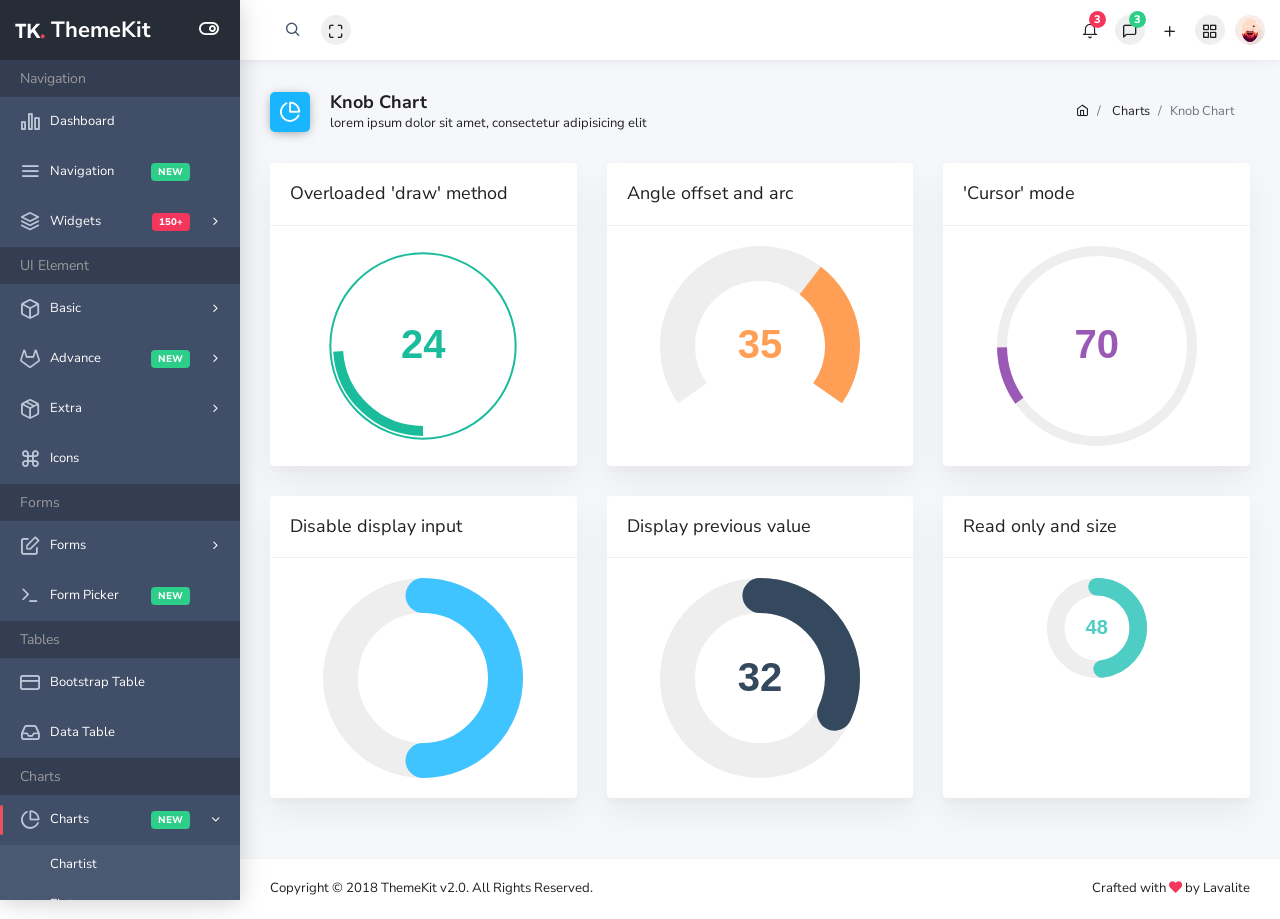
<file: public/template/pages/charts-knob.html>
<!doctype html>
<html class="no-js" lang="en">
    <head>
        <meta charset="utf-8">
        <meta http-equiv="x-ua-compatible" content="ie=edge">
        <title>Knob Chart | ThemeKit - Admin Template</title>
        <meta name="description" content="">
        <meta name="keywords" content="">
        <meta name="viewport" content="width=device-width, initial-scale=1">
        
        <link rel="icon" href="../favicon.ico" type="image/x-icon" />

        <link href="https://fonts.googleapis.com/css?family=Nunito+Sans:300,400,600,700,800" rel="stylesheet">
        
        <link rel="stylesheet" href="../plugins/bootstrap/dist/css/bootstrap.min.css">
        <link rel="stylesheet" href="../plugins/fontawesome-free/css/all.min.css">
        <link rel="stylesheet" href="../plugins/ionicons/dist/css/ionicons.min.css">
        <link rel="stylesheet" href="../plugins/icon-kit/dist/css/iconkit.min.css">
        <link rel="stylesheet" href="../plugins/perfect-scrollbar/css/perfect-scrollbar.css">
        <link rel="stylesheet" href="../dist/css/theme.min.css">
        <script src="../src/js/vendor/modernizr-2.8.3.min.js"></script>
    </head>

    <body>
        <!--[if lt IE 8]>
            <p class="browserupgrade">You are using an <strong>outdated</strong> browser. Please <a href="http://browsehappy.com/">upgrade your browser</a> to improve your experience.</p>
        <![endif]-->

        <div class="wrapper">
            <header class="header-top" header-theme="light">
                <div class="container-fluid">
                    <div class="d-flex justify-content-between">
                        <div class="top-menu d-flex align-items-center">
                            <button type="button" class="btn-icon mobile-nav-toggle d-lg-none"><span></span></button>
                            <div class="header-search">
                                <div class="input-group">
                                    <span class="input-group-addon search-close"><i class="ik ik-x"></i></span>
                                    <input type="text" class="form-control">
                                    <span class="input-group-addon search-btn"><i class="ik ik-search"></i></span>
                                </div>
                            </div>
                            <button type="button" id="navbar-fullscreen" class="nav-link"><i class="ik ik-maximize"></i></button>
                        </div>
                        <div class="top-menu d-flex align-items-center">
                            <div class="dropdown">
                                <a class="nav-link dropdown-toggle" href="#" id="notiDropdown" role="button" data-toggle="dropdown" aria-haspopup="true" aria-expanded="false"><i class="ik ik-bell"></i><span class="badge bg-danger">3</span></a>
                                <div class="dropdown-menu dropdown-menu-right notification-dropdown" aria-labelledby="notiDropdown">
                                    <h4 class="header">Notifications</h4>
                                    <div class="notifications-wrap">
                                        <a href="#" class="media">
                                            <span class="d-flex">
                                                <i class="ik ik-check"></i> 
                                            </span>
                                            <span class="media-body">
                                                <span class="heading-font-family media-heading">Invitation accepted</span> 
                                                <span class="media-content">Your have been Invited ...</span>
                                            </span>
                                        </a>
                                        <a href="#" class="media">
                                            <span class="d-flex">
                                                <img src="../img/users/1.jpg" class="rounded-circle" alt="">
                                            </span>
                                            <span class="media-body">
                                                <span class="heading-font-family media-heading">Steve Smith</span> 
                                                <span class="media-content">I slowly updated projects</span>
                                            </span>
                                        </a>
                                        <a href="#" class="media">
                                            <span class="d-flex">
                                                <i class="ik ik-calendar"></i> 
                                            </span>
                                            <span class="media-body">
                                                <span class="heading-font-family media-heading">To Do</span> 
                                                <span class="media-content">Meeting with Nathan on Friday 8 AM ...</span>
                                            </span>
                                        </a>
                                    </div>
                                    <div class="footer"><a href="javascript:void(0);">See all activity</a></div>
                                </div>
                            </div>
                            <button type="button" class="nav-link ml-10 right-sidebar-toggle"><i class="ik ik-message-square"></i><span class="badge bg-success">3</span></button>
                            <div class="dropdown">
                                <a class="nav-link dropdown-toggle" href="#" id="menuDropdown" role="button" data-toggle="dropdown" aria-haspopup="true" aria-expanded="false"><i class="ik ik-plus"></i></a>
                                <div class="dropdown-menu dropdown-menu-right menu-grid" aria-labelledby="menuDropdown">
                                    <a class="dropdown-item" href="#" data-toggle="tooltip" data-placement="top" title="Dashboard"><i class="ik ik-bar-chart-2"></i></a>
                                    <a class="dropdown-item" href="#" data-toggle="tooltip" data-placement="top" title="Message"><i class="ik ik-mail"></i></a>
                                    <a class="dropdown-item" href="#" data-toggle="tooltip" data-placement="top" title="Accounts"><i class="ik ik-users"></i></a>
                                    <a class="dropdown-item" href="#" data-toggle="tooltip" data-placement="top" title="Sales"><i class="ik ik-shopping-cart"></i></a>
                                    <a class="dropdown-item" href="#" data-toggle="tooltip" data-placement="top" title="Purchase"><i class="ik ik-briefcase"></i></a>
                                    <a class="dropdown-item" href="#" data-toggle="tooltip" data-placement="top" title="Pages"><i class="ik ik-clipboard"></i></a>
                                    <a class="dropdown-item" href="#" data-toggle="tooltip" data-placement="top" title="Chats"><i class="ik ik-message-square"></i></a>
                                    <a class="dropdown-item" href="#" data-toggle="tooltip" data-placement="top" title="Contacts"><i class="ik ik-map-pin"></i></a>
                                    <a class="dropdown-item" href="#" data-toggle="tooltip" data-placement="top" title="Blocks"><i class="ik ik-inbox"></i></a>
                                    <a class="dropdown-item" href="#" data-toggle="tooltip" data-placement="top" title="Events"><i class="ik ik-calendar"></i></a>
                                    <a class="dropdown-item" href="#" data-toggle="tooltip" data-placement="top" title="Notifications"><i class="ik ik-bell"></i></a>
                                    <a class="dropdown-item" href="#" data-toggle="tooltip" data-placement="top" title="More"><i class="ik ik-more-horizontal"></i></a>
                                </div>
                            </div>
                            <button type="button" class="nav-link ml-10" id="apps_modal_btn" data-toggle="modal" data-target="#appsModal"><i class="ik ik-grid"></i></button>
                            <div class="dropdown">
                                <a class="dropdown-toggle" href="#" id="userDropdown" role="button" data-toggle="dropdown" aria-haspopup="true" aria-expanded="false"><img class="avatar" src="../img/user.jpg" alt=""></a>
                                <div class="dropdown-menu dropdown-menu-right" aria-labelledby="userDropdown">
                                    <a class="dropdown-item" href="profile.html"><i class="ik ik-user dropdown-icon"></i> Profile</a>
                                    <a class="dropdown-item" href="#"><i class="ik ik-settings dropdown-icon"></i> Settings</a>
                                    <a class="dropdown-item" href="#"><span class="float-right"><span class="badge badge-primary">6</span></span><i class="ik ik-mail dropdown-icon"></i> Inbox</a>
                                    <a class="dropdown-item" href="#"><i class="ik ik-navigation dropdown-icon"></i> Message</a>
                                    <a class="dropdown-item" href="login.html"><i class="ik ik-power dropdown-icon"></i> Logout</a>
                                </div>
                            </div>

                        </div>
                    </div>
                </div>
            </header>

            <div class="page-wrap">
                <div class="app-sidebar colored">
                    <div class="sidebar-header">
                        <a class="header-brand" href="index.html">
                            <div class="logo-img">
                               <img src="../src/img/brand-white.svg" class="header-brand-img" alt="lavalite"> 
                            </div>
                            <span class="text">ThemeKit</span>
                        </a>
                        <button type="button" class="nav-toggle"><i data-toggle="expanded" class="ik ik-toggle-right toggle-icon"></i></button>
                        <button id="sidebarClose" class="nav-close"><i class="ik ik-x"></i></button>
                    </div>
                    
                    <div class="sidebar-content">
                        <div class="nav-container">
                            <nav id="main-menu-navigation" class="navigation-main">
                                <div class="nav-lavel">Navigation</div>
                                <div class="nav-item">
                                    <a href="../index.html"><i class="ik ik-bar-chart-2"></i><span>Dashboard</span></a>
                                </div>
                                <div class="nav-item">
                                    <a href="navbar.html"><i class="ik ik-menu"></i><span>Navigation</span> <span class="badge badge-success">New</span></a>
                                </div>
                                <div class="nav-item has-sub">
                                    <a href="javascript:void(0)"><i class="ik ik-layers"></i><span>Widgets</span> <span class="badge badge-danger">150+</span></a>
                                    <div class="submenu-content">
                                        <a href="widgets.html" class="menu-item">Basic</a>
                                        <a href="widget-statistic.html" class="menu-item">Statistic</a>
                                        <a href="widget-data.html" class="menu-item">Data</a>
                                        <a href="widget-chart.html" class="menu-item">Chart Widget</a>
                                    </div>
                                </div>
                                <div class="nav-lavel">UI Element</div>
                                <div class="nav-item has-sub">
                                    <a href="#"><i class="ik ik-box"></i><span>Basic</span></a>
                                    <div class="submenu-content">
                                        <a href="ui/alerts.html" class="menu-item">Alerts</a>
                                        <a href="ui/badges.html" class="menu-item">Badges</a>
                                        <a href="ui/buttons.html" class="menu-item">Buttons</a>
                                        <a href="ui/navigation.html" class="menu-item">Navigation</a>
                                    </div>
                                </div>
                                <div class="nav-item has-sub">
                                    <a href="#"><i class="ik ik-gitlab"></i><span>Advance</span> <span class="badge badge-success">New</span></a>
                                    <div class="submenu-content">
                                        <a href="ui/modals.html" class="menu-item">Modals</a>
                                        <a href="ui/notifications.html" class="menu-item">Notifications</a>
                                        <a href="ui/carousel.html" class="menu-item">Slider</a>
                                        <a href="ui/range-slider.html" class="menu-item">Range Slider</a>
                                        <a href="ui/rating.html" class="menu-item">Rating</a>
                                    </div>
                                </div>
                                <div class="nav-item has-sub">
                                    <a href="#"><i class="ik ik-package"></i><span>Extra</span></a>
                                    <div class="submenu-content">
                                        <a href="ui/session-timeout.html" class="menu-item">Session Timeout</a>
                                    </div>
                                </div>
                                <div class="nav-item">
                                    <a href="ui/icons.html"><i class="ik ik-command"></i><span>Icons</span></a>
                                </div>
                                <div class="nav-lavel">Forms</div>
                                <div class="nav-item has-sub">
                                    <a href="#"><i class="ik ik-edit"></i><span>Forms</span></a>
                                    <div class="submenu-content">
                                        <a href="form-components.html" class="menu-item">Components</a>
                                        <a href="form-addon.html" class="menu-item">Add-On</a>
                                        <a href="form-advance.html" class="menu-item">Advance</a>
                                    </div>
                                </div>
                                <div class="nav-item">
                                    <a href="form-picker.html"><i class="ik ik-terminal"></i><span>Form Picker</span> <span class="badge badge-success">New</span></a>
                                </div>

                                <div class="nav-lavel">Tables</div>
                                <div class="nav-item">
                                    <a href="table-bootstrap.html"><i class="ik ik-credit-card"></i><span>Bootstrap Table</span></a>
                                </div>
                                <div class="nav-item">
                                    <a href="table-datatable.html"><i class="ik ik-inbox"></i><span>Data Table</span></a>
                                </div>

                                <div class="nav-lavel">Charts</div>
                                <div class="nav-item has-sub active open">
                                    <a href="#"><i class="ik ik-pie-chart"></i><span>Charts</span> <span class="badge badge-success">New</span></a>
                                    <div class="submenu-content">
                                        <a href="charts-chartist.html" class="menu-item">Chartist</a>
                                        <a href="charts-flot.html" class="menu-item">Flot</a>
                                        <a href="charts-knob.html" class="menu-item active">Knob</a>
                                        <a href="charts-amcharts.html" class="menu-item">Amcharts</a>
                                    </div>
                                </div>

                                <div class="nav-lavel">Apps</div>
                                <div class="nav-item">
                                    <a href="calendar.html"><i class="ik ik-calendar"></i><span>Calendar</span></a>
                                </div>
                                <div class="nav-item">
                                    <a href="taskboard.html"><i class="ik ik-server"></i><span>Taskboard</span></a>
                                </div>

                                <div class="nav-lavel">Pages</div>

                                <div class="nav-item has-sub">
                                    <a href="#"><i class="ik ik-lock"></i><span>Authentication</span></a>
                                    <div class="submenu-content">
                                        <a href="login.html" class="menu-item">Login</a>
                                        <a href="register.html" class="menu-item">Register</a>
                                        <a href="forgot-password.html" class="menu-item">Forgot Password</a>
                                    </div>
                                </div>
                                <div class="nav-item has-sub">
                                    <a href="#"><i class="ik ik-file-text"></i><span>Other</span></a>
                                    <div class="submenu-content">
                                        <a href="profile.html" class="menu-item">Profile</a>
                                        <a href="invoice.html" class="menu-item">Invoice</a>
                                    </div>
                                </div>
                                <div class="nav-item">
                                    <a href="layouts.html"><i class="ik ik-layout"></i><span>Layouts</span><span class="badge badge-success">New</span></a>
                                </div>
                                <div class="nav-lavel">Other</div>
                                <div class="nav-item has-sub">
                                    <a href="javascript:void(0)"><i class="ik ik-list"></i><span>Menu Levels</span></a>
                                    <div class="submenu-content">
                                        <a href="javascript:void(0)" class="menu-item">Menu Level 2.1</a>
                                        <div class="nav-item has-sub">
                                            <a href="javascript:void(0)" class="menu-item">Menu Level 2.2</a>
                                            <div class="submenu-content">
                                                <a href="javascript:void(0)" class="menu-item">Menu Level 3.1</a>
                                            </div>
                                        </div>
                                        <a href="javascript:void(0)" class="menu-item">Menu Level 2.3</a>
                                    </div>
                                </div>
                                <div class="nav-item">
                                    <a href="javascript:void(0)" class="disabled"><i class="ik ik-slash"></i><span>Disabled Menu</span></a>
                                </div>
                                <div class="nav-item">
                                    <a href="javascript:void(0)"><i class="ik ik-award"></i><span>Sample Page</span></a>
                                </div>
                                <div class="nav-lavel">Support</div>
                                <div class="nav-item">
                                    <a href="javascript:void(0)"><i class="ik ik-monitor"></i><span>Documentation</span></a>
                                </div>
                                <div class="nav-item">
                                    <a href="javascript:void(0)"><i class="ik ik-help-circle"></i><span>Submit Issue</span></a>
                                </div>
                            </nav>
                        </div>
                    </div>
                </div>
                <div class="main-content">
                    <div class="container-fluid">
                        <div class="page-header">
                            <div class="row align-items-end">
                                <div class="col-lg-8">
                                    <div class="page-header-title">
                                        <i class="ik ik-pie-chart bg-blue"></i>
                                        <div class="d-inline">
                                            <h5>Knob Chart</h5>
                                            <span>lorem ipsum dolor sit amet, consectetur adipisicing elit</span>
                                        </div>
                                    </div>
                                </div>
                                <div class="col-lg-4">
                                    <nav class="breadcrumb-container" aria-label="breadcrumb">
                                        <ol class="breadcrumb">
                                            <li class="breadcrumb-item">
                                                <a href="../index.html"><i class="ik ik-home"></i></a>
                                            </li>
                                            <li class="breadcrumb-item">
                                                <a href="#">Charts</a>
                                            </li>
                                            <li class="breadcrumb-item active" aria-current="page">Knob Chart</li>
                                        </ol>
                                    </nav>
                                </div>
                            </div>
                        </div>


                        <div class="row">
                            <div class="col-lg-6 col-xl-4">
                                <div class="card">
                                    <div class="card-header">
                                        <h3>Overloaded 'draw' method</h3>
                                    </div>
                                    <div class="card-block text-center">
                                        <input type="text" class="dial" value="24" data-width="200" data-height="200" data-fgColor="#1abc9c" data-skin="tron" data-thickness=".1" data-angleOffset="180">
                                    </div>
                                </div>
                            </div>
                            <div class="col-lg-6 col-xl-4">
                                <div class="card">
                                    <div class="card-header">
                                        <h3>Angle offset and arc</h3>
                                    </div>
                                    <div class="card-block text-center">
                                        <input type="text" class="dial" value="35" data-width="200" data-height="200" data-fgColor="#FF9F55" data-angleOffset="-125" data-angleArc="250" data-rotation="anticlockwise">
                                    </div>
                                </div>
                            </div>
                            <div class="col-lg-6 col-xl-4">
                                <div class="card">
                                    <div class="card-header">
                                        <h3>'Cursor' mode</h3>
                                    </div>
                                    <div class="card-block text-center">
                                        <input type="text" class="dial" value="70" data-width="200" data-height="200" data-cursor="true" data-thickness=".1" data-fgColor="#9b59b6">
                                    </div>
                                </div>
                            </div>
                            <div class="col-lg-6 col-xl-4">
                                <div class="card">
                                    <div class="card-header">
                                        <h3>Disable display input</h3>
                                    </div>
                                    <div class="card-block text-center">
                                        <input type="text" class="dial" value="50" data-width="200" data-height="200" data-linecap="round" data-displayInput="false" data-fgColor="#40c4ff">
                                    </div>
                                </div>
                            </div>
                            <div class="col-lg-6 col-xl-4">
                                <div class="card">
                                    <div class="card-header">
                                        <h3>Display previous value </h3>
                                    </div>
                                    <div class="card-block text-center">
                                        <input type="text" class="dial" value="32" data-width="200" data-height="200" data-linecap="round" data-displayprevious="true" data-displayInput="true" data-fgColor="#34495e">
                                    </div>
                                </div>
                            </div>
                            <div class="col-lg-6 col-xl-4">
                                <div class="card">
                                    <div class="card-header">
                                        <h3>Read only and size </h3>
                                    </div>
                                    <div class="card-block text-center">
                                        <input type="text" class="dial" value="48" data-width="100" data-height="200" data-linecap="round" data-displayprevious="true" data-displayInput="true" data-readonly="true" data-fgColor="#4ECDC4">
                                    </div>
                                </div>
                            </div>

                        </div>
                    </div>
                </div>
                <footer class="footer">
                    <div class="w-100 clearfix">
                        <span class="text-center text-sm-left d-md-inline-block">Copyright © 2018 ThemeKit v2.0. All Rights Reserved.</span>
                        <span class="float-none float-sm-right mt-1 mt-sm-0 text-center">Crafted with <i class="fa fa-heart text-danger"></i> by <a href="http://lavalite.org/" class="text-dark" target="_blank">Lavalite</a></span>
                    </div>
                </footer>
            </div>
        </div>
        
        
        

        <div class="modal fade apps-modal" id="appsModal" tabindex="-1" role="dialog" aria-labelledby="appsModalLabel" aria-hidden="true" data-backdrop="false">
            <button type="button" class="close" data-dismiss="modal" aria-label="Close"><i class="ik ik-x-circle"></i></button>
            <div class="modal-dialog modal-dialog-centered" role="document">
                <div class="modal-content">
                    <div class="quick-search">
                        <div class="container">
                            <div class="row">
                                <div class="col-md-4 ml-auto mr-auto">
                                    <div class="input-wrap">
                                        <input type="text" id="quick-search" class="form-control" placeholder="Search..." />
                                        <i class="ik ik-search"></i>
                                    </div>
                                </div>
                            </div>
                        </div>
                    </div>
                    <div class="modal-body d-flex align-items-center">
                        <div class="container">
                            <div class="apps-wrap">
                                <div class="app-item">
                                    <a href="#"><i class="ik ik-bar-chart-2"></i><span>Dashboard</span></a>
                                </div>
                                <div class="app-item">
                                    <a href="#"><i class="ik ik-mail"></i><span>Message</span></a>
                                </div>
                                <div class="app-item">
                                    <a href="#"><i class="ik ik-users"></i><span>Accounts</span></a>
                                </div>
                                <div class="app-item">
                                    <a href="#"><i class="ik ik-shopping-cart"></i><span>Sales</span></a>
                                </div>
                                <div class="app-item">
                                    <a href="#"><i class="ik ik-briefcase"></i><span>Purchase</span></a>
                                </div>
                                <div class="app-item">
                                    <a href="#"><i class="ik ik-server"></i><span>Menus</span></a>
                                </div>
                                <div class="app-item">
                                    <a href="#"><i class="ik ik-clipboard"></i><span>Pages</span></a>
                                </div>
                                <div class="app-item">
                                    <a href="#"><i class="ik ik-message-square"></i><span>Chats</span></a>
                                </div>
                                <div class="app-item">
                                    <a href="#"><i class="ik ik-map-pin"></i><span>Contacts</span></a>
                                </div>
                                <div class="app-item">
                                    <a href="#"><i class="ik ik-box"></i><span>Blocks</span></a>
                                </div>
                                <div class="app-item">
                                    <a href="#"><i class="ik ik-calendar"></i><span>Events</span></a>
                                </div>
                                <div class="app-item">
                                    <a href="#"><i class="ik ik-bell"></i><span>Notifications</span></a>
                                </div>
                                <div class="app-item">
                                    <a href="#"><i class="ik ik-pie-chart"></i><span>Reports</span></a>
                                </div>
                                <div class="app-item">
                                    <a href="#"><i class="ik ik-layers"></i><span>Tasks</span></a>
                                </div>
                                <div class="app-item">
                                    <a href="#"><i class="ik ik-edit"></i><span>Blogs</span></a>
                                </div>
                                <div class="app-item">
                                    <a href="#"><i class="ik ik-settings"></i><span>Settings</span></a>
                                </div>
                                <div class="app-item">
                                    <a href="#"><i class="ik ik-more-horizontal"></i><span>More</span></a>
                                </div>
                            </div>
                        </div>
                    </div>
                </div>
            </div>
        </div>
        
        <script src="https://code.jquery.com/jquery-3.3.1.min.js"></script>
        <script>window.jQuery || document.write('<script src="../src/js/vendor/jquery-3.3.1.min.js"><\/script>')</script>
        <script src="../plugins/popper.js/dist/umd/popper.min.js"></script>
        <script src="../plugins/bootstrap/dist/js/bootstrap.min.js"></script>
        <script src="../plugins/perfect-scrollbar/dist/perfect-scrollbar.min.js"></script>
        <script src="../plugins/screenfull/dist/screenfull.js"></script>
        <script src="../plugins/jquery-knob/dist/jquery.knob.min.js"></script>
        <script src="../dist/js/theme.min.js"></script>
        <script src="../js/chart-knob.js"></script>
        <!-- Google Analytics: change UA-XXXXX-X to be your site's ID. -->
        <script>
            (function(b,o,i,l,e,r){b.GoogleAnalyticsObject=l;b[l]||(b[l]=
            function(){(b[l].q=b[l].q||[]).push(arguments)});b[l].l=+new Date;
            e=o.createElement(i);r=o.getElementsByTagName(i)[0];
            e.src='https://www.google-analytics.com/analytics.js';
            r.parentNode.insertBefore(e,r)}(window,document,'script','ga'));
            ga('create','UA-XXXXX-X','auto');ga('send','pageview');
        </script>
    </body>
</html>
</file>
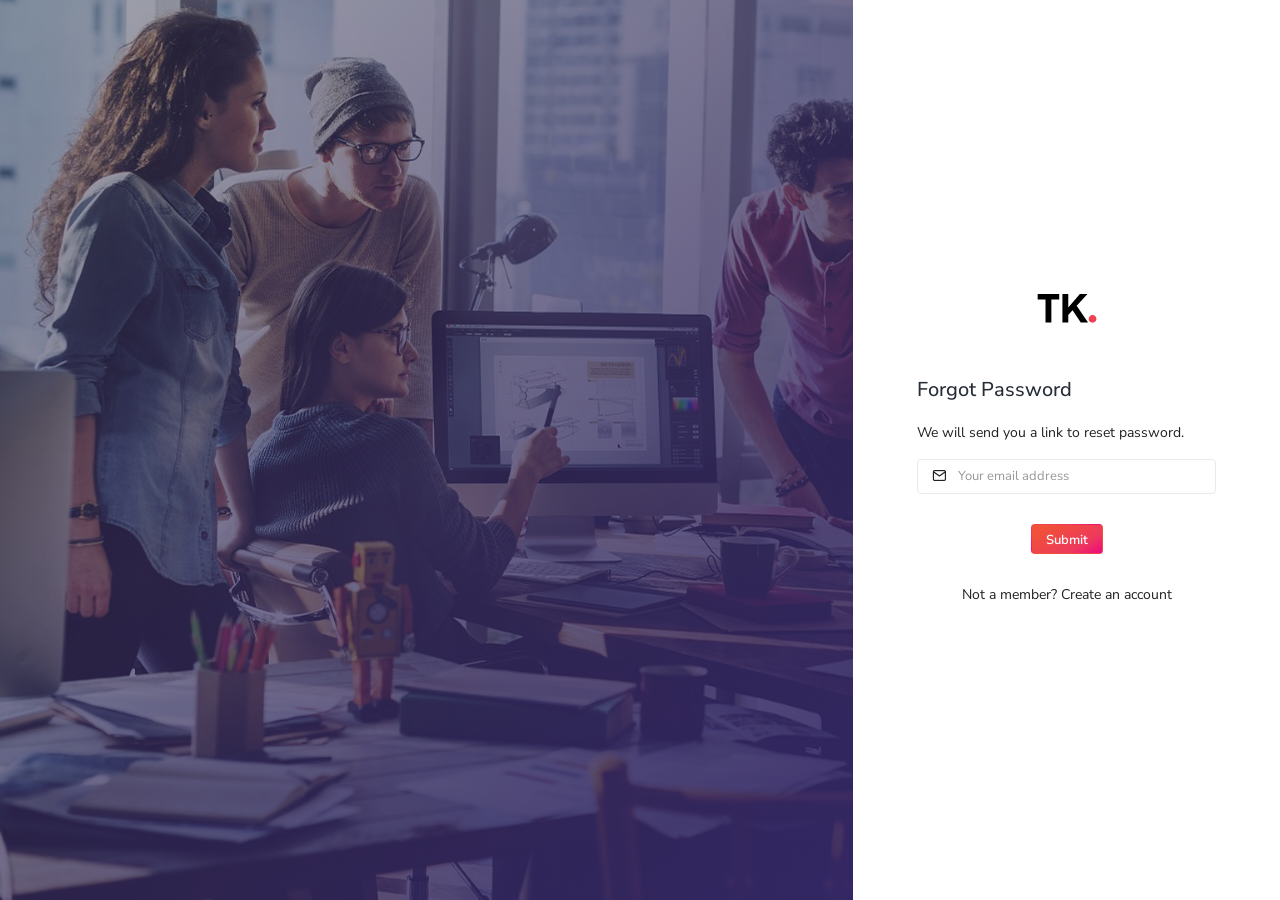
<file: public/template/pages/forgot-password.html>
<!doctype html>
<html class="no-js" lang="en">
    <head>
        <meta charset="utf-8">
        <meta http-equiv="x-ua-compatible" content="ie=edge">
        <title>Forgot Password | ThemeKit - Admin Template</title>
        <meta name="description" content="">
        <meta name="keywords" content="">
        <meta name="viewport" content="width=device-width, initial-scale=1">
        
        <link rel="icon" href="../favicon.ico" type="image/x-icon" />

        <link href="https://fonts.googleapis.com/css?family=Nunito+Sans:300,400,600,700,800" rel="stylesheet">
        
        <link rel="stylesheet" href="../plugins/bootstrap/dist/css/bootstrap.min.css">
        <link rel="stylesheet" href="../plugins/fontawesome-free/css/all.min.css">
        <link rel="stylesheet" href="../plugins/ionicons/dist/css/ionicons.min.css">
        <link rel="stylesheet" href="../plugins/icon-kit/dist/css/iconkit.min.css">
        <link rel="stylesheet" href="../plugins/perfect-scrollbar/css/perfect-scrollbar.css">
        <link rel="stylesheet" href="../dist/css/theme.min.css">
        <script src="../src/js/vendor/modernizr-2.8.3.min.js"></script>
    </head>

    <body>
        <!--[if lt IE 8]>
            <p class="browserupgrade">You are using an <strong>outdated</strong> browser. Please <a href="http://browsehappy.com/">upgrade your browser</a> to improve your experience.</p>
        <![endif]-->

        <div class="auth-wrapper">
            <div class="container-fluid h-100">
                <div class="row flex-row h-100 bg-white">
                    <div class="col-xl-8 col-lg-6 col-md-5 p-0 d-md-block d-lg-block d-sm-none d-none">
                        <div class="lavalite-bg" style="background-image: url('../img/auth/login-bg.jpg')">
                            <div class="lavalite-overlay"></div>
                        </div>
                    </div>
                    <div class="col-xl-4 col-lg-6 col-md-7 my-auto p-0">
                        <div class="authentication-form mx-auto">
                            <div class="logo-centered">
                                <a href="../index.html"><img src="../src/img/brand.svg" alt=""></a>
                            </div>
                            <h3>Forgot Password</h3>
                            <p>We will send you a link to reset password.</p>
                            <form action="../index.html">
                                <div class="form-group">
                                    <input type="email" class="form-control" placeholder="Your email address" required="">
                                    <i class="ik ik-mail"></i>
                                </div>
                                <div class="sign-btn text-center">
                                    <button class="btn btn-theme">Submit</button>
                                </div>
                            </form>
                            <div class="register">
                                <p>Not a member? <a href="register.html">Create an account</a></p>
                            </div>
                        </div>
                    </div>
                </div>
            </div>
        </div>
        
        <script src="https://code.jquery.com/jquery-3.3.1.min.js"></script>
        <script>window.jQuery || document.write('<script src="../src/js/vendor/jquery-3.3.1.min.js"><\/script>')</script>
        <script src="../plugins/popper.js/dist/umd/popper.min.js"></script>
        <script src="../plugins/bootstrap/dist/js/bootstrap.min.js"></script>
        <script src="../plugins/perfect-scrollbar/dist/perfect-scrollbar.min.js"></script>
        <script src="../plugins/screenfull/dist/screenfull.js"></script>
        <script src="../dist/js/theme.js"></script>
        <!-- Google Analytics: change UA-XXXXX-X to be your site's ID. -->
        <script>
            (function(b,o,i,l,e,r){b.GoogleAnalyticsObject=l;b[l]||(b[l]=
            function(){(b[l].q=b[l].q||[]).push(arguments)});b[l].l=+new Date;
            e=o.createElement(i);r=o.getElementsByTagName(i)[0];
            e.src='https://www.google-analytics.com/analytics.js';
            r.parentNode.insertBefore(e,r)}(window,document,'script','ga'));
            ga('create','UA-XXXXX-X','auto');ga('send','pageview');
        </script>
    </body>
</html>
</file>
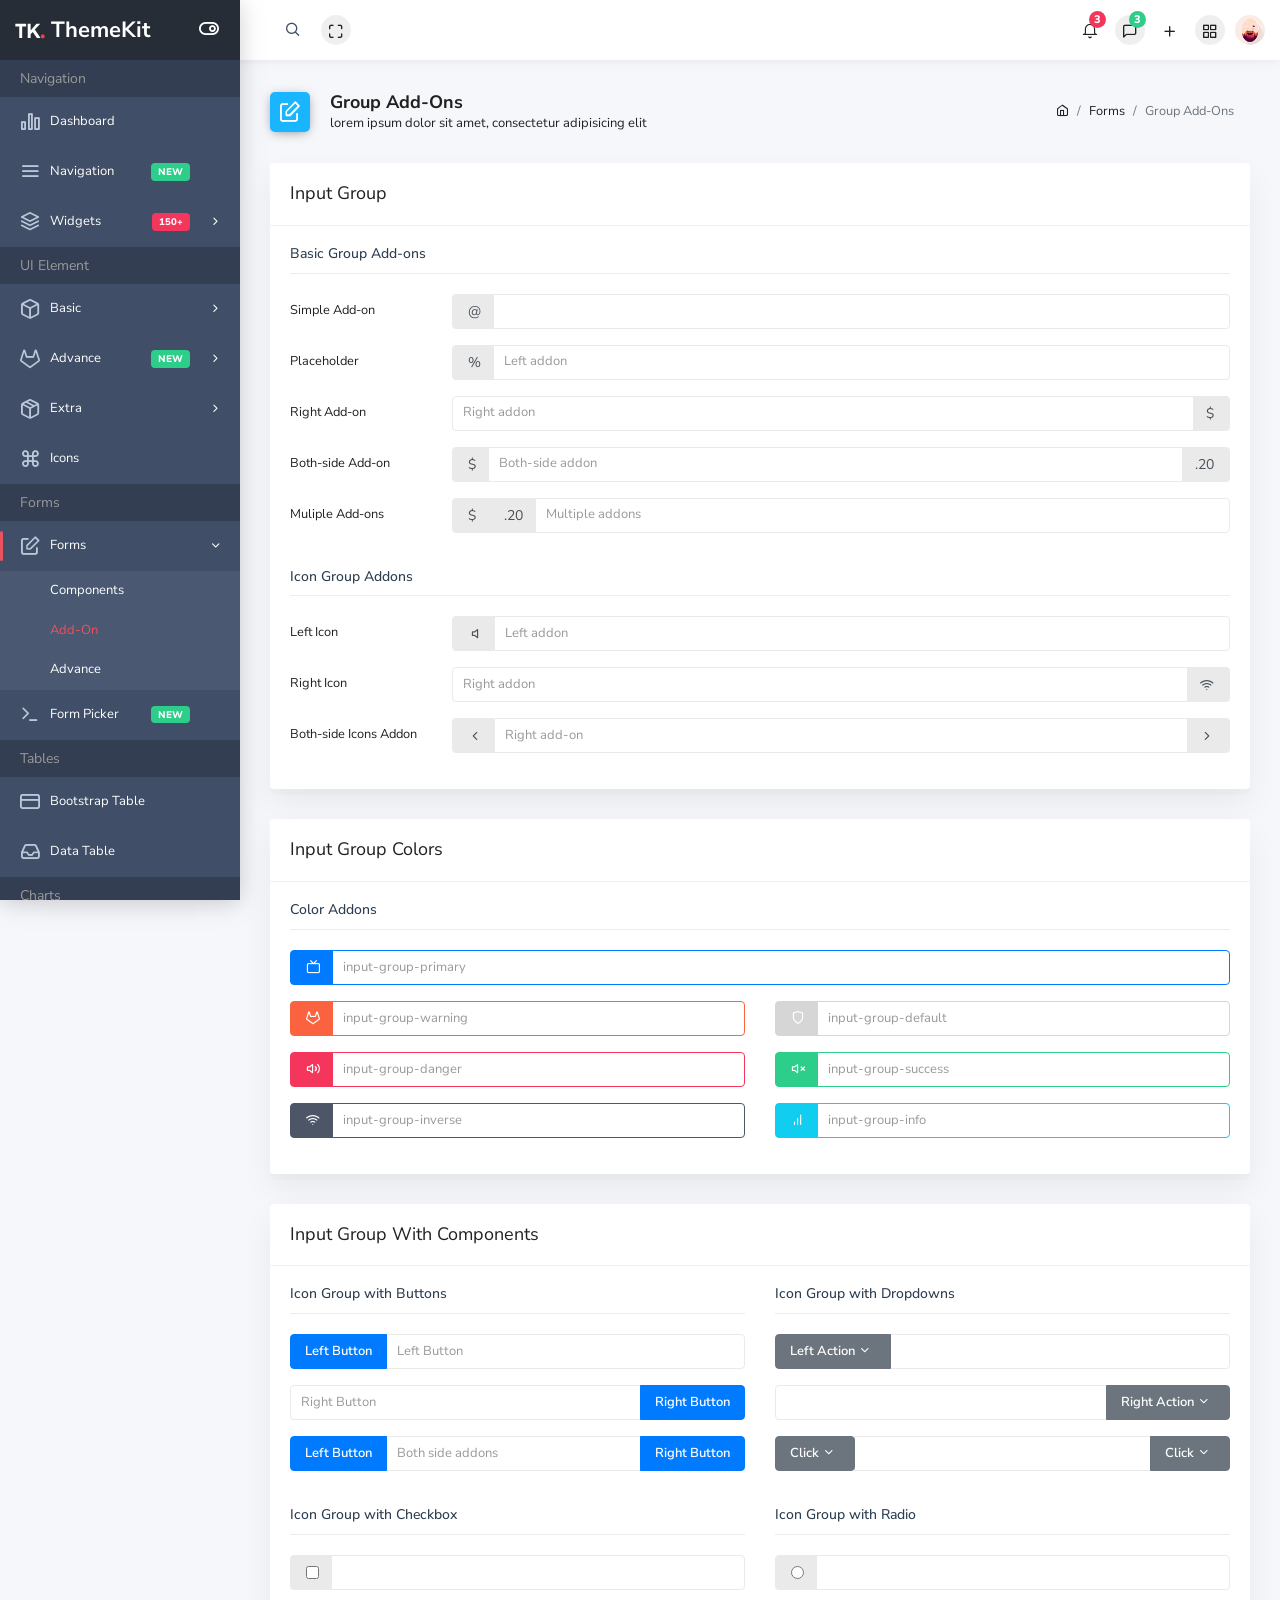
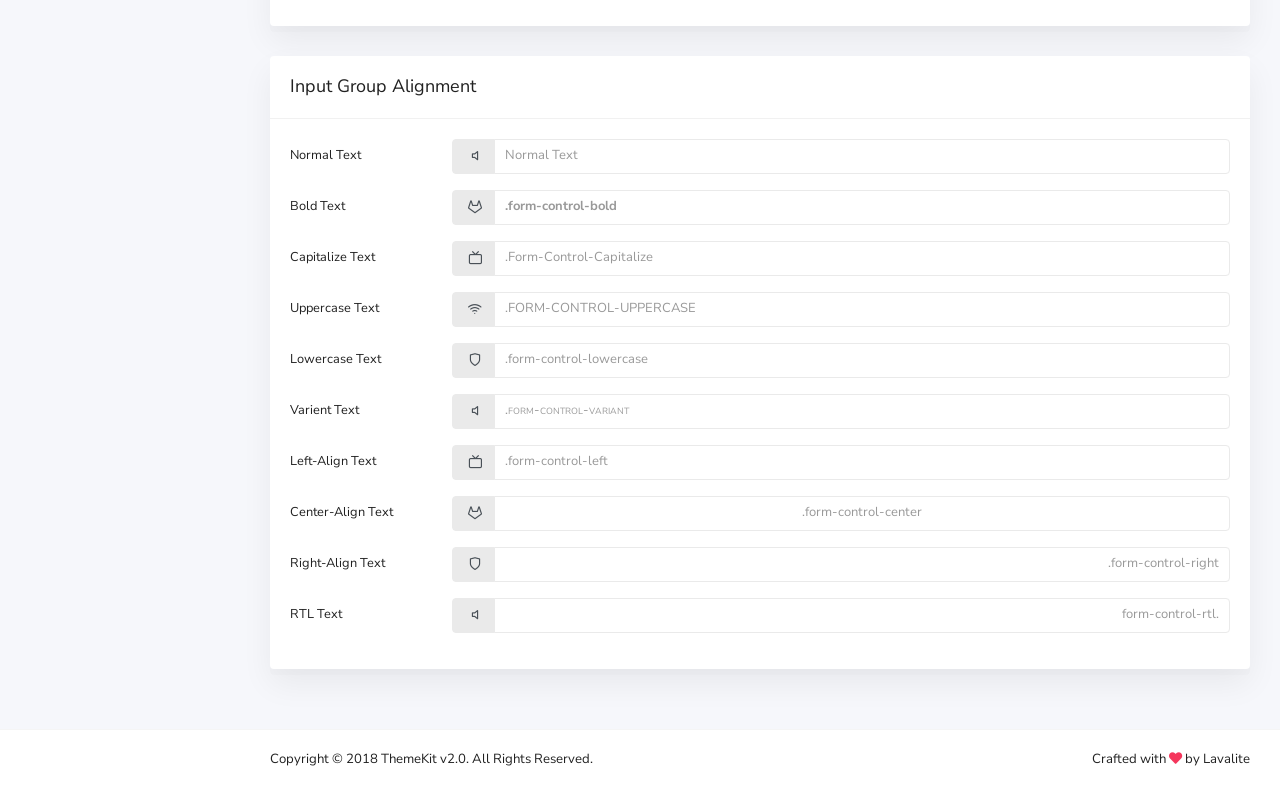
<file: public/template/pages/form-addon.html>
<!doctype html>
<html class="no-js" lang="en">
    <head>
        <meta charset="utf-8">
        <meta http-equiv="x-ua-compatible" content="ie=edge">
        <title>Forms Group Add-Ons | ThemeKit - Admin Template</title>
        <meta name="description" content="">
        <meta name="keywords" content="">
        <meta name="viewport" content="width=device-width, initial-scale=1">
        
        <link rel="icon" href="../favicon.ico" type="image/x-icon" />

        <link href="https://fonts.googleapis.com/css?family=Nunito+Sans:300,400,600,700,800" rel="stylesheet">
        
        <link rel="stylesheet" href="../plugins/bootstrap/dist/css/bootstrap.min.css">
        <link rel="stylesheet" href="../plugins/fontawesome-free/css/all.min.css">
        <link rel="stylesheet" href="../plugins/ionicons/dist/css/ionicons.min.css">
        <link rel="stylesheet" href="../plugins/icon-kit/dist/css/iconkit.min.css">
        <link rel="stylesheet" href="../plugins/perfect-scrollbar/css/perfect-scrollbar.css">
        <link rel="stylesheet" href="../dist/css/theme.min.css">
        <script src="../src/js/vendor/modernizr-2.8.3.min.js"></script>
    </head>

    <body>
        <!--[if lt IE 8]>
            <p class="browserupgrade">You are using an <strong>outdated</strong> browser. Please <a href="http://browsehappy.com/">upgrade your browser</a> to improve your experience.</p>
        <![endif]-->

        <div class="wrapper">
            <header class="header-top" header-theme="light">
                <div class="container-fluid">
                    <div class="d-flex justify-content-between">
                        <div class="top-menu d-flex align-items-center">
                            <button type="button" class="btn-icon mobile-nav-toggle d-lg-none"><span></span></button>
                            <div class="header-search">
                                <div class="input-group">
                                    <span class="input-group-addon search-close"><i class="ik ik-x"></i></span>
                                    <input type="text" class="form-control">
                                    <span class="input-group-addon search-btn"><i class="ik ik-search"></i></span>
                                </div>
                            </div>
                            <button type="button" id="navbar-fullscreen" class="nav-link"><i class="ik ik-maximize"></i></button>
                        </div>
                        <div class="top-menu d-flex align-items-center">
                            <div class="dropdown">
                                <a class="nav-link dropdown-toggle" href="#" id="notiDropdown" role="button" data-toggle="dropdown" aria-haspopup="true" aria-expanded="false"><i class="ik ik-bell"></i><span class="badge bg-danger">3</span></a>
                                <div class="dropdown-menu dropdown-menu-right notification-dropdown" aria-labelledby="notiDropdown">
                                    <h4 class="header">Notifications</h4>
                                    <div class="notifications-wrap">
                                        <a href="#" class="media">
                                            <span class="d-flex">
                                                <i class="ik ik-check"></i> 
                                            </span>
                                            <span class="media-body">
                                                <span class="heading-font-family media-heading">Invitation accepted</span> 
                                                <span class="media-content">Your have been Invited ...</span>
                                            </span>
                                        </a>
                                        <a href="#" class="media">
                                            <span class="d-flex">
                                                <img src="../img/users/1.jpg" class="rounded-circle" alt="">
                                            </span>
                                            <span class="media-body">
                                                <span class="heading-font-family media-heading">Steve Smith</span> 
                                                <span class="media-content">I slowly updated projects</span>
                                            </span>
                                        </a>
                                        <a href="#" class="media">
                                            <span class="d-flex">
                                                <i class="ik ik-calendar"></i> 
                                            </span>
                                            <span class="media-body">
                                                <span class="heading-font-family media-heading">To Do</span> 
                                                <span class="media-content">Meeting with Nathan on Friday 8 AM ...</span>
                                            </span>
                                        </a>
                                    </div>
                                    <div class="footer"><a href="javascript:void(0);">See all activity</a></div>
                                </div>
                            </div>
                            <button type="button" class="nav-link ml-10 right-sidebar-toggle"><i class="ik ik-message-square"></i><span class="badge bg-success">3</span></button>
                            <div class="dropdown">
                                <a class="nav-link dropdown-toggle" href="#" id="menuDropdown" role="button" data-toggle="dropdown" aria-haspopup="true" aria-expanded="false"><i class="ik ik-plus"></i></a>
                                <div class="dropdown-menu dropdown-menu-right menu-grid" aria-labelledby="menuDropdown">
                                    <a class="dropdown-item" href="#" data-toggle="tooltip" data-placement="top" title="Dashboard"><i class="ik ik-bar-chart-2"></i></a>
                                    <a class="dropdown-item" href="#" data-toggle="tooltip" data-placement="top" title="Message"><i class="ik ik-mail"></i></a>
                                    <a class="dropdown-item" href="#" data-toggle="tooltip" data-placement="top" title="Accounts"><i class="ik ik-users"></i></a>
                                    <a class="dropdown-item" href="#" data-toggle="tooltip" data-placement="top" title="Sales"><i class="ik ik-shopping-cart"></i></a>
                                    <a class="dropdown-item" href="#" data-toggle="tooltip" data-placement="top" title="Purchase"><i class="ik ik-briefcase"></i></a>
                                    <a class="dropdown-item" href="#" data-toggle="tooltip" data-placement="top" title="Pages"><i class="ik ik-clipboard"></i></a>
                                    <a class="dropdown-item" href="#" data-toggle="tooltip" data-placement="top" title="Chats"><i class="ik ik-message-square"></i></a>
                                    <a class="dropdown-item" href="#" data-toggle="tooltip" data-placement="top" title="Contacts"><i class="ik ik-map-pin"></i></a>
                                    <a class="dropdown-item" href="#" data-toggle="tooltip" data-placement="top" title="Blocks"><i class="ik ik-inbox"></i></a>
                                    <a class="dropdown-item" href="#" data-toggle="tooltip" data-placement="top" title="Events"><i class="ik ik-calendar"></i></a>
                                    <a class="dropdown-item" href="#" data-toggle="tooltip" data-placement="top" title="Notifications"><i class="ik ik-bell"></i></a>
                                    <a class="dropdown-item" href="#" data-toggle="tooltip" data-placement="top" title="More"><i class="ik ik-more-horizontal"></i></a>
                                </div>
                            </div>
                            <button type="button" class="nav-link ml-10" id="apps_modal_btn" data-toggle="modal" data-target="#appsModal"><i class="ik ik-grid"></i></button>
                            <div class="dropdown">
                                <a class="dropdown-toggle" href="#" id="userDropdown" role="button" data-toggle="dropdown" aria-haspopup="true" aria-expanded="false"><img class="avatar" src="../img/user.jpg" alt=""></a>
                                <div class="dropdown-menu dropdown-menu-right" aria-labelledby="userDropdown">
                                    <a class="dropdown-item" href="profile.html"><i class="ik ik-user dropdown-icon"></i> Profile</a>
                                    <a class="dropdown-item" href="#"><i class="ik ik-settings dropdown-icon"></i> Settings</a>
                                    <a class="dropdown-item" href="#"><span class="float-right"><span class="badge badge-primary">6</span></span><i class="ik ik-mail dropdown-icon"></i> Inbox</a>
                                    <a class="dropdown-item" href="#"><i class="ik ik-navigation dropdown-icon"></i> Message</a>
                                    <a class="dropdown-item" href="login.html"><i class="ik ik-power dropdown-icon"></i> Logout</a>
                                </div>
                            </div>

                        </div>
                    </div>
                </div>
            </header>

            <div class="page-wrap">
                <div class="app-sidebar colored">
                    <div class="sidebar-header">
                        <a class="header-brand" href="index.html">
                            <div class="logo-img">
                               <img src="../src/img/brand-white.svg" class="header-brand-img" alt="lavalite"> 
                            </div>
                            <span class="text">ThemeKit</span>
                        </a>
                        <button type="button" class="nav-toggle"><i data-toggle="expanded" class="ik ik-toggle-right toggle-icon"></i></button>
                        <button id="sidebarClose" class="nav-close"><i class="ik ik-x"></i></button>
                    </div>
                    
                    <div class="sidebar-content">
                        <div class="nav-container">
                            <nav id="main-menu-navigation" class="navigation-main">
                                <div class="nav-lavel">Navigation</div>
                                <div class="nav-item">
                                    <a href="../index.html"><i class="ik ik-bar-chart-2"></i><span>Dashboard</span></a>
                                </div>
                                <div class="nav-item">
                                    <a href="navbar.html"><i class="ik ik-menu"></i><span>Navigation</span> <span class="badge badge-success">New</span></a>
                                </div>
                                <div class="nav-item has-sub">
                                    <a href="javascript:void(0)"><i class="ik ik-layers"></i><span>Widgets</span> <span class="badge badge-danger">150+</span></a>
                                    <div class="submenu-content">
                                        <a href="widgets.html" class="menu-item">Basic</a>
                                        <a href="widget-statistic.html" class="menu-item">Statistic</a>
                                        <a href="widget-data.html" class="menu-item">Data</a>
                                        <a href="widget-chart.html" class="menu-item">Chart Widget</a>
                                    </div>
                                </div>
                                <div class="nav-lavel">UI Element</div>
                                <div class="nav-item has-sub">
                                    <a href="#"><i class="ik ik-box"></i><span>Basic</span></a>
                                    <div class="submenu-content">
                                        <a href="ui/alerts.html" class="menu-item">Alerts</a>
                                        <a href="ui/badges.html" class="menu-item">Badges</a>
                                        <a href="ui/buttons.html" class="menu-item">Buttons</a>
                                        <a href="ui/navigation.html" class="menu-item">Navigation</a>
                                    </div>
                                </div>
                                <div class="nav-item has-sub">
                                    <a href="#"><i class="ik ik-gitlab"></i><span>Advance</span> <span class="badge badge-success">New</span></a>
                                    <div class="submenu-content">
                                        <a href="ui/modals.html" class="menu-item">Modals</a>
                                        <a href="ui/notifications.html" class="menu-item">Notifications</a>
                                        <a href="ui/carousel.html" class="menu-item">Slider</a>
                                        <a href="ui/range-slider.html" class="menu-item">Range Slider</a>
                                        <a href="ui/rating.html" class="menu-item">Rating</a>
                                    </div>
                                </div>
                                <div class="nav-item has-sub">
                                    <a href="#"><i class="ik ik-package"></i><span>Extra</span></a>
                                    <div class="submenu-content">
                                        <a href="ui/session-timeout.html" class="menu-item">Session Timeout</a>
                                    </div>
                                </div>
                                <div class="nav-item">
                                    <a href="ui/icons.html"><i class="ik ik-command"></i><span>Icons</span></a>
                                </div>
                                <div class="nav-lavel">Forms</div>
                                <div class="nav-item has-sub active open">
                                    <a href="#"><i class="ik ik-edit"></i><span>Forms</span></a>
                                    <div class="submenu-content">
                                        <a href="form-components.html" class="menu-item">Components</a>
                                        <a href="form-addon.html" class="menu-item active">Add-On</a>
                                        <a href="form-advance.html" class="menu-item">Advance</a>
                                    </div>
                                </div>
                                <div class="nav-item">
                                    <a href="form-picker.html"><i class="ik ik-terminal"></i><span>Form Picker</span> <span class="badge badge-success">New</span></a>
                                </div>

                                <div class="nav-lavel">Tables</div>
                                <div class="nav-item">
                                    <a href="table-bootstrap.html"><i class="ik ik-credit-card"></i><span>Bootstrap Table</span></a>
                                </div>
                                <div class="nav-item">
                                    <a href="table-datatable.html"><i class="ik ik-inbox"></i><span>Data Table</span></a>
                                </div>

                                <div class="nav-lavel">Charts</div>
                                <div class="nav-item has-sub">
                                    <a href="#"><i class="ik ik-pie-chart"></i><span>Charts</span> <span class="badge badge-success">New</span></a>
                                    <div class="submenu-content">
                                        <a href="charts-chartist.html" class="menu-item">Chartist</a>
                                        <a href="charts-flot.html" class="menu-item">Flot</a>
                                        <a href="charts-knob.html" class="menu-item">Knob</a>
                                        <a href="charts-amcharts.html" class="menu-item">Amcharts</a>
                                    </div>
                                </div>

                                <div class="nav-lavel">Apps</div>
                                <div class="nav-item">
                                    <a href="calendar.html"><i class="ik ik-calendar"></i><span>Calendar</span></a>
                                </div>
                                <div class="nav-item">
                                    <a href="taskboard.html"><i class="ik ik-server"></i><span>Taskboard</span></a>
                                </div>

                                <div class="nav-lavel">Pages</div>

                                <div class="nav-item has-sub">
                                    <a href="#"><i class="ik ik-lock"></i><span>Authentication</span></a>
                                    <div class="submenu-content">
                                        <a href="login.html" class="menu-item">Login</a>
                                        <a href="register.html" class="menu-item">Register</a>
                                        <a href="forgot-password.html" class="menu-item">Forgot Password</a>
                                    </div>
                                </div>
                                <div class="nav-item has-sub">
                                    <a href="#"><i class="ik ik-file-text"></i><span>Other</span></a>
                                    <div class="submenu-content">
                                        <a href="profile.html" class="menu-item">Profile</a>
                                        <a href="invoice.html" class="menu-item">Invoice</a>
                                    </div>
                                </div>
                                <div class="nav-item">
                                    <a href="layouts.html"><i class="ik ik-layout"></i><span>Layouts</span><span class="badge badge-success">New</span></a>
                                </div>
                                <div class="nav-lavel">Other</div>
                                <div class="nav-item has-sub">
                                    <a href="javascript:void(0)"><i class="ik ik-list"></i><span>Menu Levels</span></a>
                                    <div class="submenu-content">
                                        <a href="javascript:void(0)" class="menu-item">Menu Level 2.1</a>
                                        <div class="nav-item has-sub">
                                            <a href="javascript:void(0)" class="menu-item">Menu Level 2.2</a>
                                            <div class="submenu-content">
                                                <a href="javascript:void(0)" class="menu-item">Menu Level 3.1</a>
                                            </div>
                                        </div>
                                        <a href="javascript:void(0)" class="menu-item">Menu Level 2.3</a>
                                    </div>
                                </div>
                                <div class="nav-item">
                                    <a href="javascript:void(0)" class="disabled"><i class="ik ik-slash"></i><span>Disabled Menu</span></a>
                                </div>
                                <div class="nav-item">
                                    <a href="javascript:void(0)"><i class="ik ik-award"></i><span>Sample Page</span></a>
                                </div>
                                <div class="nav-lavel">Support</div>
                                <div class="nav-item">
                                    <a href="javascript:void(0)"><i class="ik ik-monitor"></i><span>Documentation</span></a>
                                </div>
                                <div class="nav-item">
                                    <a href="javascript:void(0)"><i class="ik ik-help-circle"></i><span>Submit Issue</span></a>
                                </div>
                            </nav>
                        </div>
                    </div>
                </div>
                <div class="main-content">
                    <div class="container-fluid">
                        <div class="page-header">
                            <div class="row align-items-end">
                                <div class="col-lg-8">
                                    <div class="page-header-title">
                                        <i class="ik ik-edit bg-blue"></i>
                                        <div class="d-inline">
                                            <h5>Group Add-Ons</h5>
                                            <span>lorem ipsum dolor sit amet, consectetur adipisicing elit</span>
                                        </div>
                                    </div>
                                </div>
                                <div class="col-lg-4">
                                    <nav class="breadcrumb-container" aria-label="breadcrumb">
                                        <ol class="breadcrumb">
                                            <li class="breadcrumb-item">
                                                <a href="../index.html"><i class="ik ik-home"></i></a>
                                            </li>
                                            <li class="breadcrumb-item"><a href="#">Forms</a></li>
                                            <li class="breadcrumb-item active" aria-current="page">Group Add-Ons</li>
                                        </ol>
                                    </nav>
                                </div>
                            </div>
                        </div>

                        <div class="row">
                            <div class="col-md-12">
                                <div class="card">
                                    <div class="card-header">
                                        <h3>Input Group</h3>
                                    </div>
                                    <div class="card-body">
                                        <div class="mb-20">
                                            <h4 class="sub-title">Basic Group Add-ons</h4>
                                            <div class="row">
                                                <label class="col-sm-4 col-lg-2 col-form-label">Simple Add-on</label>
                                                <div class="col-sm-8 col-lg-10">
                                                    <div class="input-group">
                                                        <span class="input-group-prepend">
                                                            <label class="input-group-text">@</label>
                                                        </span>
                                                        <input type="text" class="form-control">
                                                    </div>
                                                </div>
                                            </div>
                                            <div class="row">
                                                <label class="col-sm-4 col-lg-2 col-form-label">Placeholder</label>
                                                <div class="col-sm-8 col-lg-10">
                                                    <div class="input-group">
                                                        <span class="input-group-prepend" id="basic-addon2">
                                                            <label class="input-group-text">%</label>
                                                        </span>
                                                        <input type="text" class="form-control" placeholder="Left addon">
                                                    </div>
                                                </div>
                                            </div>
                                            <div class="row">
                                                <label class="col-sm-4 col-lg-2 col-form-label">Right Add-on</label>
                                                <div class="col-sm-8 col-lg-10">
                                                    <div class="input-group">
                                                        <input type="text" class="form-control" placeholder="Right addon">
                                                        <span class="input-group-append" id="basic-addon3">
                                                            <label class="input-group-text">$</label>
                                                        </span>
                                                    </div>
                                                </div>
                                            </div>
                                            <div class="row">
                                                <label class="col-sm-4 col-lg-2 col-form-label">Both-side Add-on</label>
                                                <div class="col-sm-8 col-lg-10">
                                                    <div class="input-group">
                                                        <span class="input-group-prepend">
                                                            <label class="input-group-text">$</label>
                                                        </span>
                                                        <input type="text" class="form-control" placeholder="Both-side addon">
                                                        <span class="input-group-append">
                                                            <label class="input-group-text">.20</label>
                                                        </span>
                                                    </div>
                                                </div>
                                            </div>
                                            <div class="row">
                                                <label class="col-sm-4 col-lg-2 col-form-label">Muliple Add-ons</label>
                                                <div class="col-sm-8 col-lg-10">
                                                    <div class="input-group">
                                                        <span class="input-group-prepend">
                                                            <label class="input-group-text">$</label>
                                                        </span>
                                                        <span class="input-group-prepend">
                                                            <label class="input-group-text">.20</label>
                                                        </span>
                                                        <input type="text" class="form-control" placeholder="Multiple addons">
                                                    </div>
                                                </div>
                                            </div>
                                        </div>
                                        <!-- Basic group add-ons end -->
                                        <!-- Icon Group Addons start -->
                                        <div>
                                            <h4 class="sub-title">Icon Group Addons</h4>
                                            <div class="row">
                                                <label class="col-sm-4 col-lg-2 col-form-label">Left Icon</label>
                                                <div class="col-sm-8 col-lg-10">
                                                    <div class="input-group">
                                                        <span class="input-group-prepend">
                                                            <label class="input-group-text"><i class="ik ik-volume"></i></label>
                                                        </span>
                                                        <input type="text" class="form-control" placeholder="Left addon">
                                                    </div>
                                                </div>
                                            </div>
                                            <div class="row">
                                                <label class="col-sm-4 col-lg-2 col-form-label">Right Icon</label>
                                                <div class="col-sm-8 col-lg-10">
                                                    <div class="input-group">
                                                        <input type="text" class="form-control" placeholder="Right addon">
                                                        <span class="input-group-append">
                                                            <label class="input-group-text"><i class="ik ik-wifi"></i></label>
                                                        </span>
                                                    </div>
                                                </div>
                                            </div>
                                            <div class="row">
                                                <label class="col-sm-4 col-lg-2 col-form-label">Both-side Icons Addon</label>
                                                <div class="col-sm-8 col-lg-10">
                                                    <div class="input-group">
                                                        <span class="input-group-prepend">
                                                            <label class="input-group-text"><i class="ik ik-chevron-left"></i></label>
                                                        </span>
                                                        <input type="text" class="form-control" placeholder="Right add-on">
                                                        <span class="input-group-append">
                                                            <label class="input-group-text"><i class="ik ik-chevron-right"></i></label>
                                                        </span>
                                                    </div>
                                                </div>
                                            </div>
                                        </div>
                                        <!-- Icon Group Addons end -->
                                    </div>
                                </div>
                                <!-- Input group card end -->
                                <!-- Input Group Sizes & Colors card start -->
                                <div class="card">
                                    <div class="card-header">
                                        <h3>Input Group Colors</h3>
                                    </div>
                                    <div class="card-body">
                                        <h4 class="sub-title">Color Addons</h4>
                                        <div class="row">
                                            <div class="col-sm-12">
                                                <div class="input-group input-group-primary">
                                                    <span class="input-group-prepend"><label class="input-group-text"><i class="ik ik-tv"></i></label></span>
                                                    <input type="text" class="form-control" placeholder="input-group-primary">
                                                </div>
                                            </div>
                                        </div>
                                        <div class="row">
                                            <div class="col-sm-6">
                                                <div class="input-group input-group-warning">
                                                    <span class="input-group-prepend"><label class="input-group-text"><i class="ik ik-gitlab"></i></label></span>
                                                    <input type="text" class="form-control" placeholder="input-group-warning">
                                                </div>
                                            </div>
                                            <div class="col-sm-6">
                                                <div class="input-group input-group-default">
                                                    <span class="input-group-prepend"><label class="input-group-text"><i class="ik ik-shield"></i></label></span>
                                                    <input type="text" class="form-control" placeholder="input-group-default">
                                                </div>
                                            </div>
                                        </div>
                                        <div class="row">
                                            <div class="col-sm-6">
                                                <div class="input-group input-group-danger">
                                                    <span class="input-group-prepend"><label class="input-group-text"><i class="ik ik-volume-1"></i></label></span>
                                                    <input type="text" class="form-control" placeholder="input-group-danger">
                                                </div>
                                            </div>
                                            <div class="col-sm-6">
                                                <div class="input-group input-group-success">
                                                    <span class="input-group-prepend"><label class="input-group-text"><i class="ik ik-volume-x"></i></label></span>
                                                    <input type="text" class="form-control" placeholder="input-group-success">
                                                </div>
                                            </div>
                                        </div>
                                        <div class="row">
                                            <div class="col-sm-6">
                                                <div class="input-group input-group-inverse">
                                                    <span class="input-group-prepend"><label class="input-group-text"><i class="ik ik-wifi"></i></label></span>
                                                    <input type="text" class="form-control" placeholder="input-group-inverse">
                                                </div>
                                            </div>
                                            <div class="col-sm-6">
                                                <div class="input-group input-group-info">
                                                    <span class="input-group-prepend"><label class="input-group-text"><i class="ik ik-bar-chart-line"></i></label></span>
                                                    <input type="text" class="form-control" placeholder="input-group-info">
                                                </div>
                                            </div>
                                        </div>
                                    </div>
                                </div>
                                <!-- Input Group Sizes & Colors card end -->
                                <!-- Input Group With Components card start -->
                                <div class="card">
                                    <div class="card-header">
                                        <h3>Input Group With Components</h3>
                                    </div>
                                    <div class="card-body">
                                        <div class="row mb-20">
                                            <div class="col-sm-12 col-lg-6">
                                                <h4 class="sub-title">Icon Group with Buttons</h4>
                                                <div class="row">
                                                    <div class="col-sm-12">
                                                        <div class="input-group input-group-button">
                                                            <div class="input-group-prepend">
                                                                <button class="btn btn-primary" type="button">Left Button</button>
                                                            </div>
                                                            <input type="text" class="form-control" placeholder="Left Button">
                                                        </div>
                                                    </div>
                                                </div>
                                                <div class="row">
                                                    <div class="col-sm-12">
                                                        <div class="input-group input-group-button">
                                                            <input type="text" class="form-control" placeholder="Right Button">
                                                            <div class="input-group-append">
                                                                <button class="btn btn-primary" type="button">Right Button</button>
                                                            </div>
                                                        </div>
                                                    </div>
                                                </div>
                                                <div class="row">
                                                    <div class="col-sm-12">
                                                        <div class="input-group input-group-button">
                                                            <div class="input-group-prepend">
                                                                <button class="btn btn-primary" type="button">Left Button</button>
                                                            </div>
                                                            <input type="text" class="form-control" placeholder="Both side addons">
                                                            <div class="input-group-append">
                                                                <button class="btn btn-primary" type="button">Right Button</button>
                                                            </div>
                                                        </div>
                                                    </div>
                                                </div>
                                            </div>
                                            <div class="col-sm-12 col-lg-6">
                                                <h4 class="sub-title">Icon Group with Dropdowns</h4>
                                                <div class="row">
                                                    <div class="col-sm-12">
                                                        <div class="input-group input-group-dropdown">
                                                            <div class="input-group-prepend">
                                                                <button type="button" class="btn btn-secondary dropdown-toggle" data-toggle="dropdown" aria-haspopup="true" aria-expanded="false">Left Action <i class="ik ik-chevron-down"></i></button>
                                                                <div class="dropdown-menu">
                                                                    <a class="dropdown-item" href="#!">Action</a>
                                                                    <a class="dropdown-item" href="#!">Another action</a>
                                                                    <a class="dropdown-item" href="#!">Something else</a>
                                                                    <div role="separator" class="dropdown-divider"></div>
                                                                    <a class="dropdown-item" href="#!">Separated link</a>
                                                                </div>
                                                            </div>
                                                            <input type="text" class="form-control" aria-label="Text input with dropdown button">
                                                        </div>
                                                    </div>
                                                </div>
                                                <div class="row">
                                                    <div class="col-sm-12">
                                                        <div class="input-group input-group-dropdown">
                                                            <input type="text" class="form-control" aria-label="Text input with dropdown button">
                                                            <div class="input-group-append">
                                                                <button type="button" class="btn btn-secondary dropdown-toggle" data-toggle="dropdown" aria-haspopup="true" aria-expanded="false">Right Action <i class="ik ik-chevron-down"></i></button>
                                                                <div class="dropdown-menu">
                                                                    <a class="dropdown-item" href="#!">Action</a>
                                                                    <a class="dropdown-item" href="#!">Another action</a>
                                                                    <a class="dropdown-item" href="#!">Something else</a>
                                                                    <div role="separator" class="dropdown-divider"></div>
                                                                    <a class="dropdown-item" href="#!">Separated link</a>
                                                                </div>
                                                            </div>
                                                        </div>
                                                    </div>
                                                </div>
                                                <div class="row">
                                                    <div class="col-sm-12">
                                                        <div class="input-group input-group-dropdown">
                                                            <div class="input-group-btn">
                                                                <div class="input-group-prepend">
                                                                    <button type="button" class="btn btn-secondary dropdown-toggle" data-toggle="dropdown" aria-haspopup="true" aria-expanded="false">Click <i class="ik ik-chevron-down"></i></button>
                                                                    <div class="dropdown-menu">
                                                                        <a class="dropdown-item" href="#!">Action</a>
                                                                        <a class="dropdown-item" href="#!">Another action</a>
                                                                        <a class="dropdown-item" href="#!">Something else</a>
                                                                        <div role="separator" class="dropdown-divider"></div>
                                                                        <a class="dropdown-item" href="#!">Separated link</a>
                                                                    </div>
                                                                </div>
                                                            </div>
                                                            <input type="text" class="form-control" aria-label="Text input with dropdown button">
                                                            <div class="input-group-append">
                                                                <button type="button" class="btn btn-secondary dropdown-toggle" data-toggle="dropdown" aria-haspopup="true" aria-expanded="false">Click <i class="ik ik-chevron-down"></i></button>
                                                                <div class="dropdown-menu">
                                                                    <a class="dropdown-item" href="#!">Action</a>
                                                                    <a class="dropdown-item" href="#!">Another action</a>
                                                                    <a class="dropdown-item" href="#!">Something else</a>
                                                                    <div role="separator" class="dropdown-divider"></div>
                                                                    <a class="dropdown-item" href="#!">Separated link</a>
                                                                </div>
                                                            </div>
                                                        </div>
                                                    </div>
                                                </div>
                                            </div>
                                        </div>
                                        <div class="row">
                                            <div class="col-sm-6">
                                                <h4 class="sub-title">Icon Group with Checkbox</h4>
                                                <div class="row">
                                                    <div class="col-sm-12">
                                                        <div class="input-group">
                                                            <div class="input-group-prepend">
                                                                <div class="input-group-text">
                                                                    <input type="checkbox" aria-label="Checkbox for following text input">
                                                                </div>
                                                            </div>
                                                            <input type="text" class="form-control" aria-label="Text input with dropdown button">
                                                        </div>
                                                    </div>
                                                </div>
                                            </div>
                                            <div class="col-sm-6">
                                                <h4 class="sub-title">Icon Group with Radio</h4>
                                                <div class="row">
                                                    <div class="col-sm-12">
                                                        <div class="input-group">
                                                            <div class="input-group-prepend">
                                                                <div class="input-group-text">
                                                                    <input type="radio" aria-label="Radio button for following text input">
                                                                </div>
                                                            </div>
                                                            <input type="text" class="form-control" aria-label="Text input with dropdown button">
                                                        </div>
                                                    </div>
                                                </div>
                                            </div>
                                        </div>
                                    </div>
                                </div>
                                <!-- Input Group With Components card end -->
                                <div class="card">
                                    <div class="card-header">
                                        <h3>Input Group Alignment</h3>
                                    </div>
                                    <div class="card-body">
                                        <form>
                                            <div class="row">
                                                <label class="col-sm-4 col-lg-2 col-form-label">Normal Text</label>
                                                <div class="col-sm-8 col-lg-10">
                                                    <div class="input-group">
                                                        <span class="input-group-prepend">
                                                            <label class="input-group-text"><i class="ik ik-volume"></i></label>
                                                        </span>
                                                        <input type="text" class="form-control" placeholder="Normal Text">
                                                    </div>
                                                </div>
                                            </div>
                                            <div class="row">
                                                <label class="col-sm-4 col-lg-2 col-form-label">Bold Text</label>
                                                <div class="col-sm-8 col-lg-10">
                                                    <div class="input-group">
                                                        <span class="input-group-prepend">
                                                            <label class="input-group-text"><i class="ik ik-gitlab"></i></label>
                                                        </span>
                                                        <input type="text" class="form-control form-control-bold" placeholder=".form-control-bold">
                                                    </div>
                                                </div>
                                            </div>
                                            <div class="row">
                                                <label class="col-sm-4 col-lg-2 col-form-label">Capitalize Text</label>
                                                <div class="col-sm-8 col-lg-10">
                                                    <div class="input-group">
                                                        <span class="input-group-prepend">
                                                            <label class="input-group-text"><i class="ik ik-tv"></i></label>
                                                        </span>
                                                        <input type="text" class="form-control form-control-capitalize" placeholder=".form-control-capitalize">
                                                    </div>
                                                </div>
                                            </div>
                                            <div class="row">
                                                <label class="col-sm-4 col-lg-2 col-form-label">Uppercase Text</label>
                                                <div class="col-sm-8 col-lg-10">
                                                    <div class="input-group">
                                                        <span class="input-group-prepend">
                                                            <label class="input-group-text"><i class="ik ik-wifi"></i></label>
                                                        </span>
                                                        <input type="text" class="form-control form-control-uppercase" placeholder=".form-control-uppercase">
                                                    </div>
                                                </div>
                                            </div>
                                            <div class="row">
                                                <label class="col-sm-4 col-lg-2 col-form-label">Lowercase Text</label>
                                                <div class="col-sm-8 col-lg-10">
                                                    <div class="input-group">
                                                        <span class="input-group-prepend">
                                                            <label class="input-group-text"><i class="ik ik-shield"></i></label>
                                                        </span>
                                                        <input type="text" class="form-control form-control-lowercase" placeholder=".form-control-lowercase">
                                                    </div>
                                                </div>
                                            </div>
                                            <div class="row">
                                                <label class="col-sm-4 col-lg-2 col-form-label">Varient Text</label>
                                                <div class="col-sm-8 col-lg-10">
                                                    <div class="input-group">
                                                        <span class="input-group-prepend">
                                                            <label class="input-group-text"><i class="ik ik-volume"></i></label>
                                                        </span>
                                                        <input type="text" class="form-control form-control-variant" placeholder=".form-control-variant">
                                                    </div>
                                                </div>
                                            </div>
                                            <div class="row">
                                                <label class="col-sm-4 col-lg-2 col-form-label">Left-Align Text</label>
                                                <div class="col-sm-8 col-lg-10">
                                                    <div class="input-group">
                                                        <span class="input-group-prepend">
                                                            <label class="input-group-text"><i class="ik ik-tv"></i></label>
                                                        </span>
                                                        <input type="text" class="form-control form-control-left" placeholder=".form-control-left">
                                                    </div>
                                                </div>
                                            </div>
                                            <div class="row">
                                                <label class="col-sm-4 col-lg-2 col-form-label">Center-Align Text</label>
                                                <div class="col-sm-8 col-lg-10">
                                                    <div class="input-group">
                                                        <span class="input-group-prepend">
                                                            <label class="input-group-text"><i class="ik ik-gitlab"></i></label>
                                                        </span>
                                                        <input type="text" class="form-control form-control-center" placeholder=".form-control-center">
                                                    </div>
                                                </div>
                                            </div>
                                            <div class="row">
                                                <label class="col-sm-4 col-lg-2 col-form-label">Right-Align Text</label>
                                                <div class="col-sm-8 col-lg-10">
                                                    <div class="input-group">
                                                        <span class="input-group-prepend">
                                                            <label class="input-group-text"><i class="ik ik-shield"></i></label>
                                                        </span>
                                                        <input type="text" class="form-control form-control-right" placeholder=".form-control-right">
                                                    </div>
                                                </div>
                                            </div>
                                            <div class="row">
                                                <label class="col-sm-4 col-lg-2 col-form-label">RTL Text</label>
                                                <div class="col-sm-8 col-lg-10">
                                                    <div class="input-group">
                                                        <span class="input-group-prepend">
                                                            <label class="input-group-text"><i class="ik ik-volume"></i></label>
                                                        </span>
                                                        <input type="text" class="form-control form-control-rtl" placeholder=".form-control-rtl">
                                                    </div>
                                                </div>
                                            </div>
                                        </form>
                                    </div>
                                </div>

                            </div>
                        </div>

                        
                    </div>
                </div>
                <aside class="right-sidebar">
                    <div class="sidebar-chat" data-plugin="chat-sidebar">
                        <div class="sidebar-chat-info">
                            <h6>Chat List</h6>
                            <form class="mr-t-10">
                                <div class="form-group">
                                    <input type="text" class="form-control" placeholder="Search for friends ..."> 
                                    <i class="ik ik-search"></i>
                                </div>
                            </form>
                        </div>
                        <div class="chat-list">
                            <div class="list-group row">
                                <a href="javascript:void(0)" class="list-group-item" data-chat-user="Gene Newman">
                                    <figure class="user--online">
                                        <img src="../img/users/1.jpg" class="rounded-circle" alt="">
                                    </figure><span><span class="name">Gene Newman</span>  <span class="username">@gene_newman</span> </span>
                                </a>
                                <a href="javascript:void(0)" class="list-group-item" data-chat-user="Billy Black">
                                    <figure class="user--online">
                                        <img src="../img/users/2.jpg" class="rounded-circle" alt="">
                                    </figure><span><span class="name">Billy Black</span>  <span class="username">@billyblack</span> </span>
                                </a>
                                <a href="javascript:void(0)" class="list-group-item" data-chat-user="Herbert Diaz">
                                    <figure class="user--online">
                                        <img src="../img/users/3.jpg" class="rounded-circle" alt="">
                                    </figure><span><span class="name">Herbert Diaz</span>  <span class="username">@herbert</span> </span>
                                </a>
                                <a href="javascript:void(0)" class="list-group-item" data-chat-user="Sylvia Harvey">
                                    <figure class="user--busy">
                                        <img src="../img/users/4.jpg" class="rounded-circle" alt="">
                                    </figure><span><span class="name">Sylvia Harvey</span>  <span class="username">@sylvia</span> </span>
                                </a>
                                <a href="javascript:void(0)" class="list-group-item active" data-chat-user="Marsha Hoffman">
                                    <figure class="user--busy">
                                        <img src="../img/users/5.jpg" class="rounded-circle" alt="">
                                    </figure><span><span class="name">Marsha Hoffman</span>  <span class="username">@m_hoffman</span> </span>
                                </a>
                                <a href="javascript:void(0)" class="list-group-item" data-chat-user="Mason Grant">
                                    <figure class="user--offline">
                                        <img src="../img/users/1.jpg" class="rounded-circle" alt="">
                                    </figure><span><span class="name">Mason Grant</span>  <span class="username">@masongrant</span> </span>
                                </a>
                                <a href="javascript:void(0)" class="list-group-item" data-chat-user="Shelly Sullivan">
                                    <figure class="user--offline">
                                        <img src="../img/users/2.jpg" class="rounded-circle" alt="">
                                    </figure><span><span class="name">Shelly Sullivan</span>  <span class="username">@shelly</span></span>
                                </a>
                            </div>
                        </div>
                    </div>
                </aside>

                <div class="chat-panel" hidden>
                    <div class="card">
                        <div class="card-header d-flex justify-content-between">
                            <a href="javascript:void(0);"><i class="ik ik-message-square text-success"></i></a>  
                            <span class="user-name">John Doe</span> 
                            <button type="button" class="close" aria-label="Close"><span aria-hidden="true">×</span></button>
                        </div>
                        <div class="card-body">
                            <div class="widget-chat-activity flex-1">
                                <div class="messages">
                                    <div class="message media reply">
                                        <figure class="user--online">
                                            <a href="#">
                                                <img src="../img/users/3.jpg" class="rounded-circle" alt="">
                                            </a>
                                        </figure>
                                        <div class="message-body media-body">
                                            <p>Epic Cheeseburgers come in all kind of styles.</p>
                                        </div>
                                    </div>
                                    <div class="message media">
                                        <figure class="user--online">
                                            <a href="#">
                                                <img src="../img/users/1.jpg" class="rounded-circle" alt="">
                                            </a>
                                        </figure>
                                        <div class="message-body media-body">
                                            <p>Cheeseburgers make your knees weak.</p>
                                        </div>
                                    </div>
                                    <div class="message media reply">
                                        <figure class="user--offline">
                                            <a href="#">
                                                <img src="../img/users/5.jpg" class="rounded-circle" alt="">
                                            </a>
                                        </figure>
                                        <div class="message-body media-body">
                                            <p>Cheeseburgers will never let you down.</p>
                                            <p>They'll also never run around or desert you.</p>
                                        </div>
                                    </div>
                                    <div class="message media">
                                        <figure class="user--online">
                                            <a href="#">
                                                <img src="../img/users/1.jpg" class="rounded-circle" alt="">
                                            </a>
                                        </figure>
                                        <div class="message-body media-body">
                                            <p>A great cheeseburger is a gastronomical event.</p>
                                        </div>
                                    </div>
                                    <div class="message media reply">
                                        <figure class="user--busy">
                                            <a href="#">
                                                <img src="../img/users/5.jpg" class="rounded-circle" alt="">
                                            </a>
                                        </figure>
                                        <div class="message-body media-body">
                                            <p>There's a cheesy incarnation waiting for you no matter what you palete preferences are.</p>
                                        </div>
                                    </div>
                                    <div class="message media">
                                        <figure class="user--online">
                                            <a href="#">
                                                <img src="../img/users/1.jpg" class="rounded-circle" alt="">
                                            </a>
                                        </figure>
                                        <div class="message-body media-body">
                                            <p>If you are a vegan, we are sorry for you loss.</p>
                                        </div>
                                    </div>
                                </div>
                            </div>
                        </div>
                        <form action="javascript:void(0)" class="card-footer" method="post">
                            <div class="d-flex justify-content-end">
                                <textarea class="border-0 flex-1" rows="1" placeholder="Type your message here"></textarea>
                                <button class="btn btn-icon" type="submit"><i class="ik ik-arrow-right text-success"></i></button>
                            </div>
                        </form>
                    </div>
                </div>
                <footer class="footer">
                    <div class="w-100 clearfix">
                        <span class="text-center text-sm-left d-md-inline-block">Copyright © 2018 ThemeKit v2.0. All Rights Reserved.</span>
                        <span class="float-none float-sm-right mt-1 mt-sm-0 text-center">Crafted with <i class="fa fa-heart text-danger"></i> by <a href="http://lavalite.org/" class="text-dark" target="_blank">Lavalite</a></span>
                    </div>
                </footer>
            </div>
        </div>
        
        
        

        <div class="modal fade apps-modal" id="appsModal" tabindex="-1" role="dialog" aria-labelledby="appsModalLabel" aria-hidden="true" data-backdrop="false">
            <button type="button" class="close" data-dismiss="modal" aria-label="Close"><i class="ik ik-x-circle"></i></button>
            <div class="modal-dialog modal-dialog-centered" role="document">
                <div class="modal-content">
                    <div class="quick-search">
                        <div class="container">
                            <div class="row">
                                <div class="col-md-4 ml-auto mr-auto">
                                    <div class="input-wrap">
                                        <input type="text" id="quick-search" class="form-control" placeholder="Search..." />
                                        <i class="ik ik-search"></i>
                                    </div>
                                </div>
                            </div>
                        </div>
                    </div>
                    <div class="modal-body d-flex align-items-center">
                        <div class="container">
                            <div class="apps-wrap">
                                <div class="app-item">
                                    <a href="#"><i class="ik ik-bar-chart-2"></i><span>Dashboard</span></a>
                                </div>
                                <div class="app-item">
                                    <a href="#"><i class="ik ik-mail"></i><span>Message</span></a>
                                </div>
                                <div class="app-item">
                                    <a href="#"><i class="ik ik-users"></i><span>Accounts</span></a>
                                </div>
                                <div class="app-item">
                                    <a href="#"><i class="ik ik-shopping-cart"></i><span>Sales</span></a>
                                </div>
                                <div class="app-item">
                                    <a href="#"><i class="ik ik-briefcase"></i><span>Purchase</span></a>
                                </div>
                                <div class="app-item">
                                    <a href="#"><i class="ik ik-server"></i><span>Menus</span></a>
                                </div>
                                <div class="app-item">
                                    <a href="#"><i class="ik ik-clipboard"></i><span>Pages</span></a>
                                </div>
                                <div class="app-item">
                                    <a href="#"><i class="ik ik-message-square"></i><span>Chats</span></a>
                                </div>
                                <div class="app-item">
                                    <a href="#"><i class="ik ik-map-pin"></i><span>Contacts</span></a>
                                </div>
                                <div class="app-item">
                                    <a href="#"><i class="ik ik-box"></i><span>Blocks</span></a>
                                </div>
                                <div class="app-item">
                                    <a href="#"><i class="ik ik-calendar"></i><span>Events</span></a>
                                </div>
                                <div class="app-item">
                                    <a href="#"><i class="ik ik-bell"></i><span>Notifications</span></a>
                                </div>
                                <div class="app-item">
                                    <a href="#"><i class="ik ik-pie-chart"></i><span>Reports</span></a>
                                </div>
                                <div class="app-item">
                                    <a href="#"><i class="ik ik-layers"></i><span>Tasks</span></a>
                                </div>
                                <div class="app-item">
                                    <a href="#"><i class="ik ik-edit"></i><span>Blogs</span></a>
                                </div>
                                <div class="app-item">
                                    <a href="#"><i class="ik ik-settings"></i><span>Settings</span></a>
                                </div>
                                <div class="app-item">
                                    <a href="#"><i class="ik ik-more-horizontal"></i><span>More</span></a>
                                </div>
                            </div>
                        </div>
                    </div>
                </div>
            </div>
        </div>
        
        <script src="https://code.jquery.com/jquery-3.3.1.min.js"></script>
        <script>window.jQuery || document.write('<script src="../src/js/vendor/jquery-3.3.1.min.js"><\/script>')</script>
        <script src="../plugins/popper.js/dist/umd/popper.min.js"></script>
        <script src="../plugins/bootstrap/dist/js/bootstrap.min.js"></script>
        <script src="../plugins/perfect-scrollbar/dist/perfect-scrollbar.min.js"></script>
        <script src="../dist/js/theme.min.js"></script>
        <!-- Google Analytics: change UA-XXXXX-X to be your site's ID. -->
        <script>
            (function(b,o,i,l,e,r){b.GoogleAnalyticsObject=l;b[l]||(b[l]=
            function(){(b[l].q=b[l].q||[]).push(arguments)});b[l].l=+new Date;
            e=o.createElement(i);r=o.getElementsByTagName(i)[0];
            e.src='https://www.google-analytics.com/analytics.js';
            r.parentNode.insertBefore(e,r)}(window,document,'script','ga'));
            ga('create','UA-XXXXX-X','auto');ga('send','pageview');
        </script>
    </body>
</html>
</file>
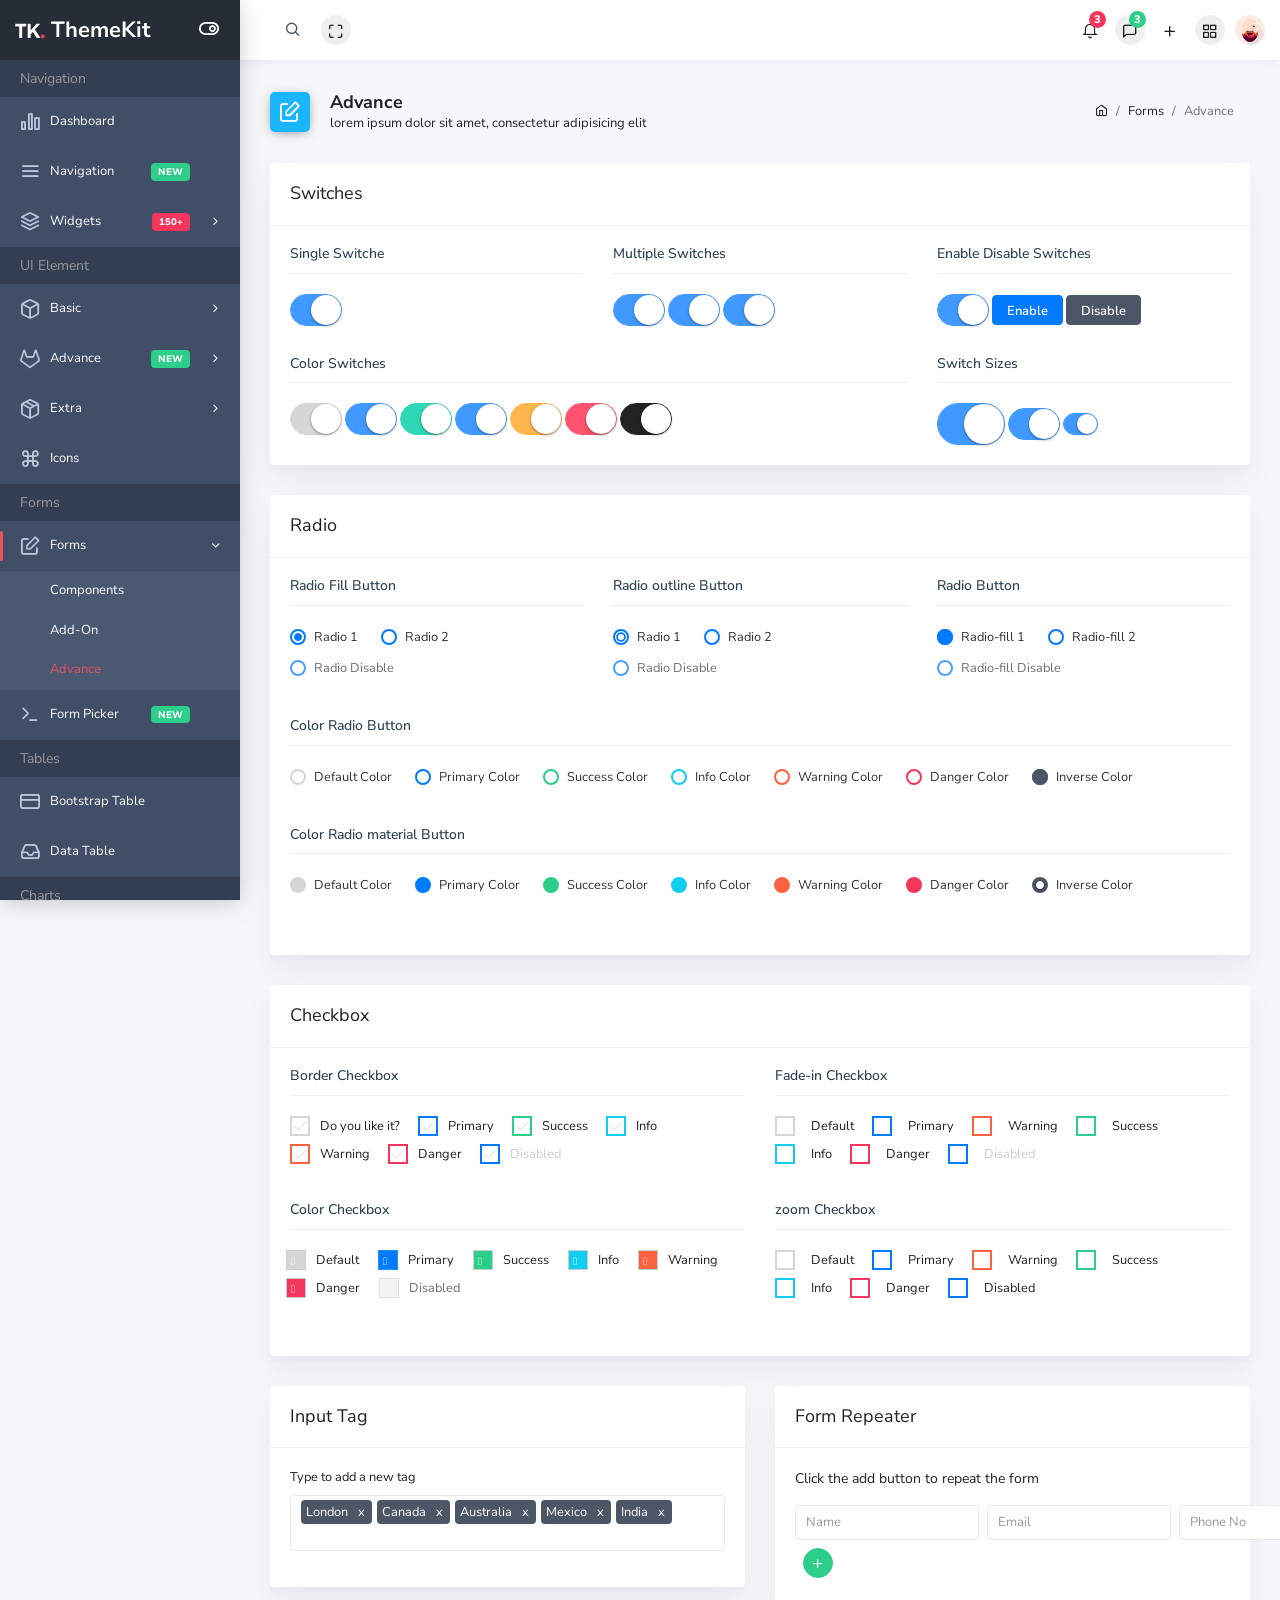
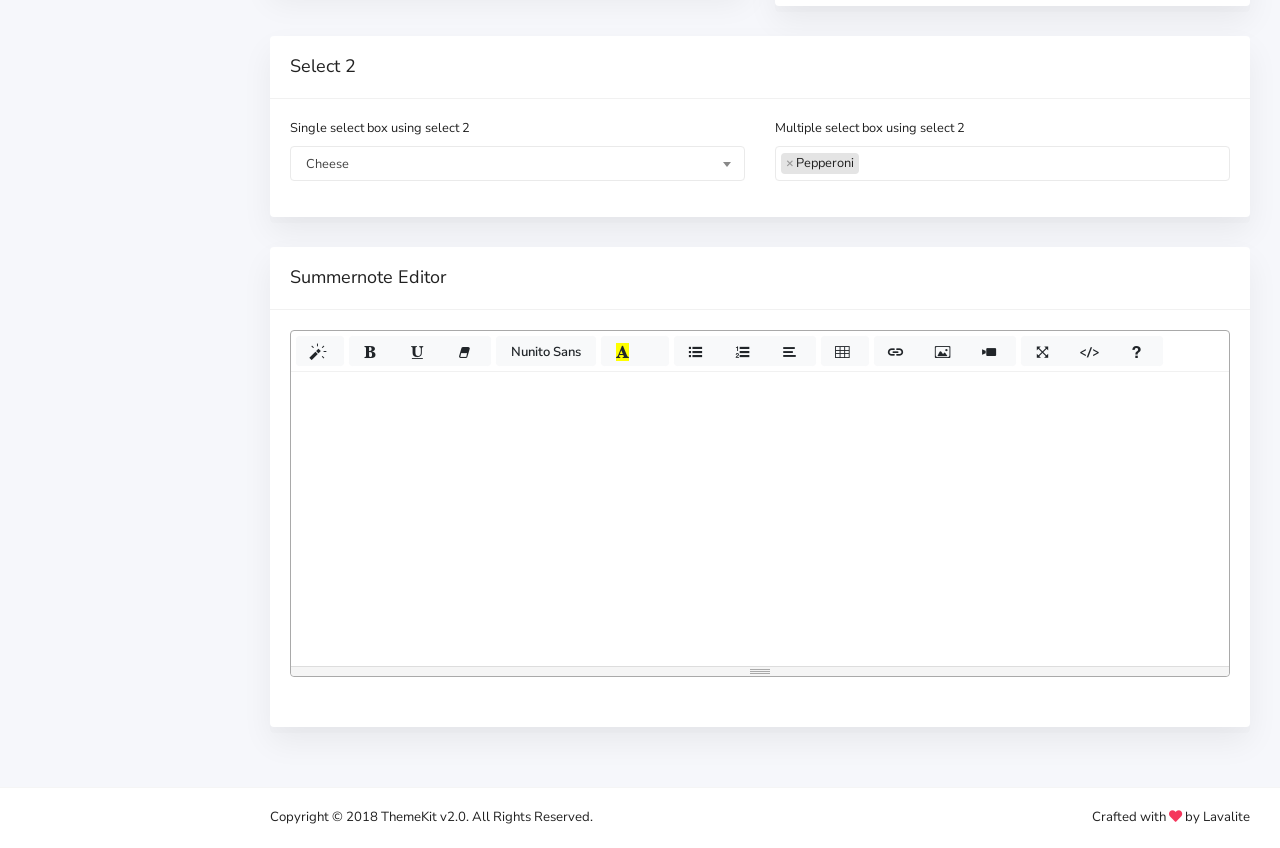
<file: public/template/pages/form-advance.html>
<!doctype html>
<html class="no-js" lang="en">
    <head>
        <meta charset="utf-8">
        <meta http-equiv="x-ua-compatible" content="ie=edge">
        <title>Form Advance | ThemeKit - Admin Template</title>
        <meta name="description" content="">
        <meta name="keywords" content="">
        <meta name="viewport" content="width=device-width, initial-scale=1">
        
        <link rel="icon" href="../favicon.ico" type="image/x-icon" />

        <link href="https://fonts.googleapis.com/css?family=Nunito+Sans:300,400,600,700,800" rel="stylesheet">
        
        <link rel="stylesheet" href="../plugins/bootstrap/dist/css/bootstrap.min.css">
        <link rel="stylesheet" href="../plugins/fontawesome-free/css/all.min.css">
        <link rel="stylesheet" href="../plugins/ionicons/dist/css/ionicons.min.css">
        <link rel="stylesheet" href="../plugins/icon-kit/dist/css/iconkit.min.css">
        <link rel="stylesheet" href="../plugins/perfect-scrollbar/css/perfect-scrollbar.css">
        <link rel="stylesheet" href="../plugins/select2/dist/css/select2.min.css">
        <link rel="stylesheet" href="../plugins/summernote/dist/summernote-bs4.css">
        <link rel="stylesheet" href="../plugins/bootstrap-tagsinput/dist/bootstrap-tagsinput.css">
        <link rel="stylesheet" href="../plugins/mohithg-switchery/dist/switchery.min.css">
        <link rel="stylesheet" href="../dist/css/theme.min.css">
        <script src="../src/js/vendor/modernizr-2.8.3.min.js"></script>
    </head>

    <body>
        <!--[if lt IE 8]>
            <p class="browserupgrade">You are using an <strong>outdated</strong> browser. Please <a href="http://browsehappy.com/">upgrade your browser</a> to improve your experience.</p>
        <![endif]-->

        <div class="wrapper">
            <header class="header-top" header-theme="light">
                <div class="container-fluid">
                    <div class="d-flex justify-content-between">
                        <div class="top-menu d-flex align-items-center">
                            <button type="button" class="btn-icon mobile-nav-toggle d-lg-none"><span></span></button>
                            <div class="header-search">
                                <div class="input-group">
                                    <span class="input-group-addon search-close"><i class="ik ik-x"></i></span>
                                    <input type="text" class="form-control">
                                    <span class="input-group-addon search-btn"><i class="ik ik-search"></i></span>
                                </div>
                            </div>
                            <button type="button" id="navbar-fullscreen" class="nav-link"><i class="ik ik-maximize"></i></button>
                        </div>
                        <div class="top-menu d-flex align-items-center">
                            <div class="dropdown">
                                <a class="nav-link dropdown-toggle" href="#" id="notiDropdown" role="button" data-toggle="dropdown" aria-haspopup="true" aria-expanded="false"><i class="ik ik-bell"></i><span class="badge bg-danger">3</span></a>
                                <div class="dropdown-menu dropdown-menu-right notification-dropdown" aria-labelledby="notiDropdown">
                                    <h4 class="header">Notifications</h4>
                                    <div class="notifications-wrap">
                                        <a href="#" class="media">
                                            <span class="d-flex">
                                                <i class="ik ik-check"></i> 
                                            </span>
                                            <span class="media-body">
                                                <span class="heading-font-family media-heading">Invitation accepted</span> 
                                                <span class="media-content">Your have been Invited ...</span>
                                            </span>
                                        </a>
                                        <a href="#" class="media">
                                            <span class="d-flex">
                                                <img src="../img/users/1.jpg" class="rounded-circle" alt="">
                                            </span>
                                            <span class="media-body">
                                                <span class="heading-font-family media-heading">Steve Smith</span> 
                                                <span class="media-content">I slowly updated projects</span>
                                            </span>
                                        </a>
                                        <a href="#" class="media">
                                            <span class="d-flex">
                                                <i class="ik ik-calendar"></i> 
                                            </span>
                                            <span class="media-body">
                                                <span class="heading-font-family media-heading">To Do</span> 
                                                <span class="media-content">Meeting with Nathan on Friday 8 AM ...</span>
                                            </span>
                                        </a>
                                    </div>
                                    <div class="footer"><a href="javascript:void(0);">See all activity</a></div>
                                </div>
                            </div>
                            <button type="button" class="nav-link ml-10 right-sidebar-toggle"><i class="ik ik-message-square"></i><span class="badge bg-success">3</span></button>
                            <div class="dropdown">
                                <a class="nav-link dropdown-toggle" href="#" id="menuDropdown" role="button" data-toggle="dropdown" aria-haspopup="true" aria-expanded="false"><i class="ik ik-plus"></i></a>
                                <div class="dropdown-menu dropdown-menu-right menu-grid" aria-labelledby="menuDropdown">
                                    <a class="dropdown-item" href="#" data-toggle="tooltip" data-placement="top" title="Dashboard"><i class="ik ik-bar-chart-2"></i></a>
                                    <a class="dropdown-item" href="#" data-toggle="tooltip" data-placement="top" title="Message"><i class="ik ik-mail"></i></a>
                                    <a class="dropdown-item" href="#" data-toggle="tooltip" data-placement="top" title="Accounts"><i class="ik ik-users"></i></a>
                                    <a class="dropdown-item" href="#" data-toggle="tooltip" data-placement="top" title="Sales"><i class="ik ik-shopping-cart"></i></a>
                                    <a class="dropdown-item" href="#" data-toggle="tooltip" data-placement="top" title="Purchase"><i class="ik ik-briefcase"></i></a>
                                    <a class="dropdown-item" href="#" data-toggle="tooltip" data-placement="top" title="Pages"><i class="ik ik-clipboard"></i></a>
                                    <a class="dropdown-item" href="#" data-toggle="tooltip" data-placement="top" title="Chats"><i class="ik ik-message-square"></i></a>
                                    <a class="dropdown-item" href="#" data-toggle="tooltip" data-placement="top" title="Contacts"><i class="ik ik-map-pin"></i></a>
                                    <a class="dropdown-item" href="#" data-toggle="tooltip" data-placement="top" title="Blocks"><i class="ik ik-inbox"></i></a>
                                    <a class="dropdown-item" href="#" data-toggle="tooltip" data-placement="top" title="Events"><i class="ik ik-calendar"></i></a>
                                    <a class="dropdown-item" href="#" data-toggle="tooltip" data-placement="top" title="Notifications"><i class="ik ik-bell"></i></a>
                                    <a class="dropdown-item" href="#" data-toggle="tooltip" data-placement="top" title="More"><i class="ik ik-more-horizontal"></i></a>
                                </div>
                            </div>
                            <button type="button" class="nav-link ml-10" id="apps_modal_btn" data-toggle="modal" data-target="#appsModal"><i class="ik ik-grid"></i></button>
                            <div class="dropdown">
                                <a class="dropdown-toggle" href="#" id="userDropdown" role="button" data-toggle="dropdown" aria-haspopup="true" aria-expanded="false"><img class="avatar" src="../img/user.jpg" alt=""></a>
                                <div class="dropdown-menu dropdown-menu-right" aria-labelledby="userDropdown">
                                    <a class="dropdown-item" href="profile.html"><i class="ik ik-user dropdown-icon"></i> Profile</a>
                                    <a class="dropdown-item" href="#"><i class="ik ik-settings dropdown-icon"></i> Settings</a>
                                    <a class="dropdown-item" href="#"><span class="float-right"><span class="badge badge-primary">6</span></span><i class="ik ik-mail dropdown-icon"></i> Inbox</a>
                                    <a class="dropdown-item" href="#"><i class="ik ik-navigation dropdown-icon"></i> Message</a>
                                    <a class="dropdown-item" href="login.html"><i class="ik ik-power dropdown-icon"></i> Logout</a>
                                </div>
                            </div>

                        </div>
                    </div>
                </div>
            </header>

            <div class="page-wrap">
                <div class="app-sidebar colored">
                    <div class="sidebar-header">
                        <a class="header-brand" href="index.html">
                            <div class="logo-img">
                               <img src="../src/img/brand-white.svg" class="header-brand-img" alt="lavalite"> 
                            </div>
                            <span class="text">ThemeKit</span>
                        </a>
                        <button type="button" class="nav-toggle"><i data-toggle="expanded" class="ik ik-toggle-right toggle-icon"></i></button>
                        <button id="sidebarClose" class="nav-close"><i class="ik ik-x"></i></button>
                    </div>
                    
                    <div class="sidebar-content">
                        <div class="nav-container">
                            <nav id="main-menu-navigation" class="navigation-main">
                                <div class="nav-lavel">Navigation</div>
                                <div class="nav-item">
                                    <a href="../index.html"><i class="ik ik-bar-chart-2"></i><span>Dashboard</span></a>
                                </div>
                                <div class="nav-item">
                                    <a href="navbar.html"><i class="ik ik-menu"></i><span>Navigation</span> <span class="badge badge-success">New</span></a>
                                </div>
                                <div class="nav-item has-sub">
                                    <a href="javascript:void(0)"><i class="ik ik-layers"></i><span>Widgets</span> <span class="badge badge-danger">150+</span></a>
                                    <div class="submenu-content">
                                        <a href="widgets.html" class="menu-item">Basic</a>
                                        <a href="widget-statistic.html" class="menu-item">Statistic</a>
                                        <a href="widget-data.html" class="menu-item">Data</a>
                                        <a href="widget-chart.html" class="menu-item">Chart Widget</a>
                                    </div>
                                </div>
                                <div class="nav-lavel">UI Element</div>
                                <div class="nav-item has-sub">
                                    <a href="#"><i class="ik ik-box"></i><span>Basic</span></a>
                                    <div class="submenu-content">
                                        <a href="ui/alerts.html" class="menu-item">Alerts</a>
                                        <a href="ui/badges.html" class="menu-item">Badges</a>
                                        <a href="ui/buttons.html" class="menu-item">Buttons</a>
                                        <a href="ui/navigation.html" class="menu-item">Navigation</a>
                                    </div>
                                </div>
                                <div class="nav-item has-sub">
                                    <a href="#"><i class="ik ik-gitlab"></i><span>Advance</span> <span class="badge badge-success">New</span></a>
                                    <div class="submenu-content">
                                        <a href="ui/modals.html" class="menu-item">Modals</a>
                                        <a href="ui/notifications.html" class="menu-item">Notifications</a>
                                        <a href="ui/carousel.html" class="menu-item">Slider</a>
                                        <a href="ui/range-slider.html" class="menu-item">Range Slider</a>
                                        <a href="ui/rating.html" class="menu-item">Rating</a>
                                    </div>
                                </div>
                                <div class="nav-item has-sub">
                                    <a href="#"><i class="ik ik-package"></i><span>Extra</span></a>
                                    <div class="submenu-content">
                                        <a href="ui/session-timeout.html" class="menu-item">Session Timeout</a>
                                    </div>
                                </div>
                                <div class="nav-item">
                                    <a href="ui/icons.html"><i class="ik ik-command"></i><span>Icons</span></a>
                                </div>
                                <div class="nav-lavel">Forms</div>
                                <div class="nav-item has-sub active open">
                                    <a href="#"><i class="ik ik-edit"></i><span>Forms</span></a>
                                    <div class="submenu-content">
                                        <a href="form-components.html" class="menu-item">Components</a>
                                        <a href="form-addon.html" class="menu-item">Add-On</a>
                                        <a href="form-advance.html" class="menu-item active">Advance</a>
                                    </div>
                                </div>
                                <div class="nav-item">
                                    <a href="form-picker.html"><i class="ik ik-terminal"></i><span>Form Picker</span> <span class="badge badge-success">New</span></a>
                                </div>

                                <div class="nav-lavel">Tables</div>
                                <div class="nav-item">
                                    <a href="table-bootstrap.html"><i class="ik ik-credit-card"></i><span>Bootstrap Table</span></a>
                                </div>
                                <div class="nav-item">
                                    <a href="table-datatable.html"><i class="ik ik-inbox"></i><span>Data Table</span></a>
                                </div>

                                <div class="nav-lavel">Charts</div>
                                <div class="nav-item has-sub">
                                    <a href="#"><i class="ik ik-pie-chart"></i><span>Charts</span> <span class="badge badge-success">New</span></a>
                                    <div class="submenu-content">
                                        <a href="charts-chartist.html" class="menu-item">Chartist</a>
                                        <a href="charts-flot.html" class="menu-item">Flot</a>
                                        <a href="charts-knob.html" class="menu-item">Knob</a>
                                        <a href="charts-amcharts.html" class="menu-item">Amcharts</a>
                                    </div>
                                </div>

                                <div class="nav-lavel">Apps</div>
                                <div class="nav-item">
                                    <a href="calendar.html"><i class="ik ik-calendar"></i><span>Calendar</span></a>
                                </div>
                                <div class="nav-item">
                                    <a href="taskboard.html"><i class="ik ik-server"></i><span>Taskboard</span></a>
                                </div>

                                <div class="nav-lavel">Pages</div>

                                <div class="nav-item has-sub">
                                    <a href="#"><i class="ik ik-lock"></i><span>Authentication</span></a>
                                    <div class="submenu-content">
                                        <a href="login.html" class="menu-item">Login</a>
                                        <a href="register.html" class="menu-item">Register</a>
                                        <a href="forgot-password.html" class="menu-item">Forgot Password</a>
                                    </div>
                                </div>
                                <div class="nav-item has-sub">
                                    <a href="#"><i class="ik ik-file-text"></i><span>Other</span></a>
                                    <div class="submenu-content">
                                        <a href="profile.html" class="menu-item">Profile</a>
                                        <a href="invoice.html" class="menu-item">Invoice</a>
                                    </div>
                                </div>
                                <div class="nav-item">
                                    <a href="layouts.html"><i class="ik ik-layout"></i><span>Layouts</span><span class="badge badge-success">New</span></a>
                                </div>
                                <div class="nav-lavel">Other</div>
                                <div class="nav-item has-sub">
                                    <a href="javascript:void(0)"><i class="ik ik-list"></i><span>Menu Levels</span></a>
                                    <div class="submenu-content">
                                        <a href="javascript:void(0)" class="menu-item">Menu Level 2.1</a>
                                        <div class="nav-item has-sub">
                                            <a href="javascript:void(0)" class="menu-item">Menu Level 2.2</a>
                                            <div class="submenu-content">
                                                <a href="javascript:void(0)" class="menu-item">Menu Level 3.1</a>
                                            </div>
                                        </div>
                                        <a href="javascript:void(0)" class="menu-item">Menu Level 2.3</a>
                                    </div>
                                </div>
                                <div class="nav-item">
                                    <a href="javascript:void(0)" class="disabled"><i class="ik ik-slash"></i><span>Disabled Menu</span></a>
                                </div>
                                <div class="nav-item">
                                    <a href="javascript:void(0)"><i class="ik ik-award"></i><span>Sample Page</span></a>
                                </div>
                                <div class="nav-lavel">Support</div>
                                <div class="nav-item">
                                    <a href="javascript:void(0)"><i class="ik ik-monitor"></i><span>Documentation</span></a>
                                </div>
                                <div class="nav-item">
                                    <a href="javascript:void(0)"><i class="ik ik-help-circle"></i><span>Submit Issue</span></a>
                                </div>
                            </nav>
                        </div>
                    </div>
                </div>
                <div class="main-content">
                    <div class="container-fluid">
                        <div class="page-header">
                            <div class="row align-items-end">
                                <div class="col-lg-8">
                                    <div class="page-header-title">
                                        <i class="ik ik-edit bg-blue"></i>
                                        <div class="d-inline">
                                            <h5>Advance</h5>
                                            <span>lorem ipsum dolor sit amet, consectetur adipisicing elit</span>
                                        </div>
                                    </div>
                                </div>
                                <div class="col-lg-4">
                                    <nav class="breadcrumb-container" aria-label="breadcrumb">
                                        <ol class="breadcrumb">
                                            <li class="breadcrumb-item">
                                                <a href="../index.html"><i class="ik ik-home"></i></a>
                                            </li>
                                            <li class="breadcrumb-item"><a href="#">Forms</a></li>
                                            <li class="breadcrumb-item active" aria-current="page">Advance</li>
                                        </ol>
                                    </nav>
                                </div>
                            </div>
                        </div>

                        <div class="row">
                            <div class="col-md-12">
                                <div class="card">
                                    <div class="card-header">
                                        <h3>Switches</h3>
                                    </div>
                                    <div class="card-body">
                                        <div class="row">
                                            <div class="col-sm-12 col-xl-4 mb-30">
                                                <h4 class="sub-title">Single Switche</h4>
                                                <input type="checkbox" class="js-single" checked />
                                            </div>
                                            <div class="col-sm-12 col-xl-4 mb-30">
                                                <h4 class="sub-title">Multiple Switches</h4>
                                                <input type="checkbox" class="js-switch" checked />
                                                <input type="checkbox" class="js-switch" checked />
                                                <input type="checkbox" class="js-switch" checked />
                                            </div>
                                            <div class="col-sm-12 col-xl-4 mb-30">
                                                <h4 class="sub-title">Enable Disable Switches</h4>
                                                <input type="checkbox" class="js-dynamic-state" checked />
                                                <button class="btn btn-primary js-dynamic-enable">Enable</button>
                                                <button class="btn btn-inverse js-dynamic-disable">Disable</button>
                                            </div>
                                        </div>
                                        <div class="row">
                                            <div class="col-sm-8">
                                                <h4 class="sub-title">Color Switches</h4>
                                                <input type="checkbox" class="js-default" checked />
                                                <input type="checkbox" class="js-primary" checked />
                                                <input type="checkbox" class="js-success" checked />
                                                <input type="checkbox" class="js-info" checked />
                                                <input type="checkbox" class="js-warning" checked />
                                                <input type="checkbox" class="js-danger" checked />
                                                <input type="checkbox" class="js-inverse" checked />
                                            </div>
                                            <div class="col-sm-4">
                                                <h4 class="sub-title">Switch Sizes</h4>
                                                <input type="checkbox" class="js-large" checked />
                                                <input type="checkbox" class="js-medium" checked />
                                                <input type="checkbox" class="js-small" checked />
                                            </div>
                                        </div>
                                    </div>
                                </div>

                                <div class="card">
                                    <div class="card-header">
                                        <h3>Radio</h3>
                                    </div>
                                    <div class="card-body">
                                        <div class="row">
                                            <div class="col-sm-12 col-md-6 col-xl-4 mb-30">
                                                <h4 class="sub-title">Radio Fill Button</h4>
                                                <div class="form-radio">
                                                    <form>
                                                        <div class="radio radio-inline">
                                                            <label>
                                                                <input type="radio" name="radio" checked="checked">
                                                                <i class="helper"></i>Radio 1
                                                            </label>
                                                        </div>
                                                        <div class="radio radio-inline">
                                                            <label>
                                                                <input type="radio" name="radio">
                                                                <i class="helper"></i>Radio 2
                                                            </label>
                                                        </div>
                                                        <div class="radio radio-inline radio-disable">
                                                            <label>
                                                                <input type="radio" disabled="" name="radio">
                                                                <i class="helper"></i>Radio Disable
                                                            </label>
                                                        </div>
                                                    </form>
                                                </div>
                                            </div>
                                            <div class="col-sm-12 col-md-6 col-xl-4 mb-30">
                                                <h4 class="sub-title">Radio outline Button</h4>
                                                <div class="form-radio">
                                                    <form>
                                                        <div class="radio radio-outline radio-inline">
                                                            <label>
                                                                <input type="radio" name="radio" checked="checked">
                                                                <i class="helper"></i>Radio 1
                                                            </label>
                                                        </div>
                                                        <div class="radio radio-outline radio-inline">
                                                            <label>
                                                                <input type="radio" name="radio">
                                                                <i class="helper"></i>Radio 2
                                                            </label>
                                                        </div>
                                                        <div class="radio radio-inline radio-disable">
                                                            <label>
                                                                <input type="radio" disabled="" name="radio">
                                                                <i class="helper"></i>Radio Disable
                                                            </label>
                                                        </div>
                                                    </form>
                                                </div>
                                            </div>
                                            <div class="col-sm-12 col-md-6 col-xl-4 mb-30">
                                                <h4 class="sub-title">Radio Button</h4>
                                                <div class="form-radio">
                                                    <form>
                                                        <div class="radio radiofill radio-inline">
                                                            <label>
                                                                <input type="radio" name="radio" checked="checked">
                                                                <i class="helper"></i>Radio-fill 1
                                                            </label>
                                                        </div>
                                                        <div class="radio radiofill radio-inline">
                                                            <label>
                                                                <input type="radio" name="radio">
                                                                <i class="helper"></i>Radio-fill 2
                                                            </label>
                                                        </div>
                                                        <div class="radio radiofill radio-inline radio-disable">
                                                            <label>
                                                                <input type="radio" disabled="" name="radio">
                                                                <i class="helper"></i>Radio-fill Disable
                                                            </label>
                                                        </div>
                                                    </form>
                                                </div>
                                            </div>
                                        </div>
                                        <h4 class="sub-title">Color Radio Button</h4>
                                        <div class="form-radio mb-30">
                                            <form>
                                                <div class="radio radiofill radio-default radio-inline">
                                                    <label>
                                                        <input type="radio" name="radio" checked="checked">
                                                        <i class="helper"></i>Default Color
                                                    </label>
                                                </div>
                                                <div class="radio radiofill radio-primary radio-inline">
                                                    <label>
                                                        <input type="radio" name="radio" checked="checked">
                                                        <i class="helper"></i>Primary Color
                                                    </label>
                                                </div>
                                                <div class="radio radiofill radio-success radio-inline">
                                                    <label>
                                                        <input type="radio" name="radio" checked="checked">
                                                        <i class="helper"></i>Success Color
                                                    </label>
                                                </div>
                                                <div class="radio radiofill radio-info radio-inline">
                                                    <label>
                                                        <input type="radio" name="radio" checked="checked">
                                                        <i class="helper"></i>Info Color
                                                    </label>
                                                </div>
                                                <div class="radio radiofill radio-warning radio-inline">
                                                    <label>
                                                        <input type="radio" name="radio" checked="checked">
                                                        <i class="helper"></i>Warning Color
                                                    </label>
                                                </div>
                                                <div class="radio radiofill radio-danger radio-inline">
                                                    <label>
                                                        <input type="radio" name="radio" checked="checked">
                                                        <i class="helper"></i>Danger Color
                                                    </label>
                                                </div>
                                                <div class="radio radiofill radio-inverse radio-inline">
                                                    <label>
                                                        <input type="radio" name="radio" checked="checked">
                                                        <i class="helper"></i>Inverse Color
                                                    </label>
                                                </div>
                                            </form>
                                        </div>
                                        <h4 class="sub-title">Color Radio material Button</h4>
                                        <div class="form-radio mb-30">
                                            <form>
                                                <div class="radio radio-matrial radio-default radio-inline">
                                                    <label>
                                                        <input type="radio" name="radio" checked="checked">
                                                        <i class="helper"></i>Default Color
                                                    </label>
                                                </div>
                                                <div class="radio radio-matrial radio-primary radio-inline">
                                                    <label>
                                                        <input type="radio" name="radio" checked="checked">
                                                        <i class="helper"></i>Primary Color
                                                    </label>
                                                </div>
                                                <div class="radio radio-matrial radio-success radio-inline">
                                                    <label>
                                                        <input type="radio" name="radio" checked="checked">
                                                        <i class="helper"></i>Success Color
                                                    </label>
                                                </div>
                                                <div class="radio radio-matrial radio-info radio-inline">
                                                    <label>
                                                        <input type="radio" name="radio" checked="checked">
                                                        <i class="helper"></i>Info Color
                                                    </label>
                                                </div>
                                                <div class="radio radio-matrial radio-warning radio-inline">
                                                    <label>
                                                        <input type="radio" name="radio" checked="checked">
                                                        <i class="helper"></i>Warning Color
                                                    </label>
                                                </div>
                                                <div class="radio radio-matrial radio-danger radio-inline">
                                                    <label>
                                                        <input type="radio" name="radio" checked="checked">
                                                        <i class="helper"></i>Danger Color
                                                    </label>
                                                </div>
                                                <div class="radio radio-matrial radio-inverse radio-inline">
                                                    <label>
                                                        <input type="radio" name="radio" checked="checked">
                                                        <i class="helper"></i>Inverse Color
                                                    </label>
                                                </div>
                                            </form>
                                        </div>
                                    </div>
                                </div>

                                <div class="card">
                                    <div class="card-header">
                                        <h3>Checkbox</h3>
                                    </div>
                                    <div class="card-body">
                                        <div class="row">
                                            <div class="col-sm-12 col-xl-6 mb-30">
                                                <h4 class="sub-title">Border Checkbox</h4>
                                                <div class="border-checkbox-section">
                                                    <div class="border-checkbox-group border-checkbox-group-default">
                                                        <input class="border-checkbox" type="checkbox" id="checkbox0">
                                                        <label class="border-checkbox-label" for="checkbox0">Do you like it?</label>
                                                    </div>
                                                    <div class="border-checkbox-group border-checkbox-group-primary">
                                                        <input class="border-checkbox" type="checkbox" id="checkbox1">
                                                        <label class="border-checkbox-label" for="checkbox1">Primary</label>
                                                    </div>
                                                    <div class="border-checkbox-group border-checkbox-group-success">
                                                        <input class="border-checkbox" type="checkbox" id="checkbox2">
                                                        <label class="border-checkbox-label" for="checkbox2">Success</label>
                                                    </div>
                                                    <div class="border-checkbox-group border-checkbox-group-info">
                                                        <input class="border-checkbox" type="checkbox" id="checkbox3">
                                                        <label class="border-checkbox-label" for="checkbox3">Info</label>
                                                    </div>
                                                    <div class="border-checkbox-group border-checkbox-group-warning">
                                                        <input class="border-checkbox" type="checkbox" id="checkbox4">
                                                        <label class="border-checkbox-label" for="checkbox4">Warning</label>
                                                    </div>
                                                    <div class="border-checkbox-group border-checkbox-group-danger">
                                                        <input class="border-checkbox" type="checkbox" id="checkbox5">
                                                        <label class="border-checkbox-label" for="checkbox5">Danger</label>
                                                    </div>
                                                    <div class="border-checkbox-group">
                                                        <input class="border-checkbox" type="checkbox" id="checkbox6" disabled>
                                                        <label class="border-checkbox-label" for="checkbox6">Disabled</label>
                                                    </div>
                                                </div>
                                            </div>
                                            <div class="col-sm-12 col-xl-6 mb-30">
                                                <h4 class="sub-title">Fade-in Checkbox</h4>
                                                <div class="checkbox-fade fade-in-default">
                                                    <label>
                                                        <input type="checkbox" value="">
                                                        <span class="cr">
                                                            <i class="cr-icon ik ik-check txt-default"></i>
                                                        </span>
                                                        <span>Default</span>
                                                    </label>
                                                </div>
                                                <div class="checkbox-fade fade-in-primary">
                                                    <label>
                                                        <input type="checkbox" value="">
                                                        <span class="cr">
                                                            <i class="cr-icon ik ik-check txt-primary"></i>
                                                        </span>
                                                        <span>Primary</span>
                                                    </label>
                                                </div>
                                                <div class="checkbox-fade fade-in-warning">
                                                    <label>
                                                        <input type="checkbox" value="">
                                                        <span class="cr">
                                                            <i class="cr-icon ik ik-check txt-warning"></i>
                                                        </span>
                                                        <span> Warning</span>
                                                    </label>
                                                </div>
                                                <div class="checkbox-fade fade-in-success">
                                                    <label>
                                                        <input type="checkbox" value="">
                                                        <span class="cr">
                                                            <i class="cr-icon ik ik-check txt-success"></i>
                                                        </span>
                                                        <span>Success</span>
                                                    </label>
                                                </div>
                                                <div class="checkbox-fade fade-in-info">
                                                    <label>
                                                        <input type="checkbox" value="">
                                                        <span class="cr">
                                                            <i class="cr-icon ik ik-check txt-info"></i>
                                                        </span>
                                                        <span> Info</span>
                                                    </label>
                                                </div>
                                                <div class="checkbox-fade fade-in-danger">
                                                    <label>
                                                        <input type="checkbox" value="">
                                                        <span class="cr">
                                                          <i class="cr-icon ik ik-check txt-danger"></i>
                                                        </span>
                                                        <span> Danger</span>
                                                    </label>
                                                </div>
                                                <div class="checkbox-fade fade-in-disable">
                                                    <label>
                                                        <input type="checkbox" value="" disabled>
                                                        <span class="cr">
                                                          <i class="cr-icon ik ik-check text-default"></i>
                                                        </span>
                                                        <span>Disabled</span>
                                                    </label>
                                                </div>
                                            </div>
                                        </div>
                                        <div class="row">
                                            <div class="col-sm-12 col-xl-6 mb-30">
                                                <h4 class="sub-title">Color Checkbox</h4>
                                                <div class="checkbox-color checkbox-default">
                                                    <input id="checkbox12" type="checkbox" checked="">
                                                    <label for="checkbox12">
                                                    Default
                                                    </label>
                                                </div>
                                                <div class="checkbox-color checkbox-primary">
                                                    <input id="checkbox18" type="checkbox" checked="">
                                                    <label for="checkbox18">
                                                    Primary
                                                    </label>
                                                </div>
                                                <div class="checkbox-color checkbox-success">
                                                    <input id="checkbox13" type="checkbox" checked="">
                                                    <label for="checkbox13">
                                                    Success
                                                    </label>
                                                </div>
                                                <div class="checkbox-color checkbox-info">
                                                    <input id="checkbox14" type="checkbox" checked="">
                                                    <label for="checkbox14">
                                                    Info
                                                    </label>
                                                </div>
                                                <div class="checkbox-color checkbox-warning">
                                                    <input id="checkbox15" type="checkbox" checked="">
                                                    <label for="checkbox15">
                                                    Warning
                                                    </label>
                                                </div>
                                                <div class="checkbox-color checkbox-danger">
                                                    <input id="checkbox16" type="checkbox" checked="">
                                                    <label for="checkbox16">
                                                    Danger
                                                    </label>
                                                </div>
                                                <div class="checkbox-color checkbox-default">
                                                    <input id="checkbox17" type="checkbox" disabled="">
                                                    <label for="checkbox17">
                                                    Disabled
                                                    </label>
                                                </div>
                                            </div>
                                            <div class="col-sm-12 col-xl-6 mb-30">
                                                <h4 class="sub-title">zoom Checkbox</h4>
                                                <div class="checkbox-zoom zoom-default">
                                                    <label>
                                                        <input type="checkbox" value="">
                                                        <span class="cr">
                                                            <i class="cr-icon ik ik-check txt-default"></i>
                                                        </span>
                                                        <span>Default</span>
                                                    </label>
                                                </div>
                                                <div class="checkbox-zoom zoom-primary">
                                                    <label>
                                                        <input type="checkbox" value="">
                                                        <span class="cr">
                                                            <i class="cr-icon ik ik-check txt-primary"></i>
                                                        </span>
                                                        <span>Primary</span>
                                                    </label>
                                                </div>
                                                <div class="checkbox-zoom zoom-warning">
                                                    <label>
                                                        <input type="checkbox" value="">
                                                        <span class="cr">
                                                            <i class="cr-icon ik ik-check txt-warning"></i>
                                                        </span>
                                                        <span> Warning</span>
                                                    </label>
                                                </div>
                                                <div class="checkbox-zoom zoom-success">
                                                    <label>
                                                        <input type="checkbox" value="">
                                                        <span class="cr">
                                                            <i class="cr-icon ik ik-check txt-success"></i>
                                                        </span>
                                                        <span>Success</span>
                                                    </label>
                                                </div>
                                                <div class="checkbox-zoom zoom-info">
                                                    <label>
                                                        <input type="checkbox" value="">
                                                        <span class="cr">
                                                            <i class="cr-icon ik ik-check txt-info"></i>
                                                        </span>
                                                        <span> Info</span>
                                                    </label>
                                                </div>
                                                <div class="checkbox-zoom zoom-danger">
                                                    <label>
                                                        <input type="checkbox" value="">
                                                        <span class="cr">
                                                            <i class="cr-icon ik ik-check txt-danger"></i>
                                                        </span>
                                                        <span> Danger</span>
                                                    </label>
                                                </div>
                                                <div class="checkbox-zoom zoom-disable">
                                                    <label>
                                                        <input type="checkbox" value="" disabled>
                                                        <span class="cr">
                                                            <i class="cr-icon ik ik-check text-default"></i>
                                                        </span>
                                                        <span>Disabled</span>
                                                    </label>
                                                </div>
                                            </div>
                                        </div>
                                    </div>
                                </div>

                            </div>
                        </div>

                        <div class="row">
                            <div class="col-md-6">
                                <div class="card">
                                    <div class="card-header"><h3>Input Tag</h3></div>
                                    <div class="card-body">
                                        <form action="">
                                            <div class="form-group">
                                                <label for="input">Type to add a new tag</label>
                                                <input type="text" id="tags" class="form-control" value="London,Canada,Australia,Mexico,India">
                                            </div>
                                        </form>
                                    </div>
                                </div>
                            </div>
                            <div class="col-md-6">
                                <div class="card">
                                    <div class="card-header"><h3>Form Repeater</h3></div>
                                    <div class="card-body">
                                        <p>Click the add button to repeat the form</p>
                                        <form class="form-inline repeater">
                                            <div data-repeater-list="group-a">
                                                <div data-repeater-item class="d-flex mb-2">
                                                    <label class="sr-only" for="inlineFormInputGroup1">Users</label>
                                                    <div class="form-group mb-2 mr-sm-2 mb-sm-0">
                                                        <input type="text" class="form-control" placeholder="Name">
                                                    </div>
                                                    <div class="form-group mb-2 mr-sm-2 mb-sm-0">
                                                        <input type="email" class="form-control" placeholder="Email">
                                                    </div>
                                                    <div class="form-group mb-2 mr-sm-2 mb-sm-0">
                                                        <input type="tel" class="form-control" placeholder="Phone No">
                                                    </div>
                                                    <button data-repeater-delete type="button" class="btn btn-danger btn-icon ml-2" ><i class="ik ik-trash-2"></i></button>
                                                </div>
                                            </div>
                                            <button data-repeater-create type="button" class="btn btn-success btn-icon ml-2 mb-2"><i class="ik ik-plus"></i></button>
                                        </form>
                                    </div>
                                </div>
                            </div>
                        </div>

                        <div class="row">
                            <div class="col-md-12">
                                <div class="card">
                                    <div class="card-header"><h3>Select 2</h3></div>
                                    <div class="card-body">
                                        <div class="row">
                                            <div class="col-md-6">
                                                <form class="sample-form">
                                                    <div class="form-group">
                                                        <label for="">Single select box using select 2 </label>
                                                        <select class="form-control select2">
                                                            <option value="cheese">Cheese</option>
                                                            <option value="tomatoes">Tomatoes</option>
                                                            <option value="mozarella">Mozzarella</option>
                                                            <option value="mushrooms">Mushrooms</option>
                                                            <option value="pepperoni">Pepperoni</option>
                                                            <option value="onions">Onions</option>
                                                        </select>
                                                    </div>
                                                </form>
                                            </div>
                                            <div class="col-md-6">
                                                <form class="sample-form">
                                                    <div class="form-group">
                                                        <label for="">Multiple select box using select 2 </label>
                                                        <select class="form-control select2" multiple="multiple">
                                                            <option value="cheese">Cheese</option>
                                                            <option value="tomatoes">Tomatoes</option>
                                                            <option value="mozarella">Mozzarella</option>
                                                            <option value="mushrooms">Mushrooms</option>
                                                            <option value="pepperoni" selected>Pepperoni</option>
                                                            <option value="onions">Onions</option>
                                                        </select>
                                                    </div>
                                                </form>
                                            </div>
                                        </div>
                                    </div>
                                </div>
                            </div>
                        </div>

                        <div class="row">
                            <div class="col-md-12">
                                <div class="card">
                                    <div class="card-header"><h3>Summernote Editor</h3></div>
                                    <div class="card-body">
                                        <textarea class="form-control html-editor" rows="10"></textarea>
                                    </div>
                                </div>
                            </div>
                        </div>

                        
                    </div>
                </div>
                <aside class="right-sidebar">
                    <div class="sidebar-chat" data-plugin="chat-sidebar">
                        <div class="sidebar-chat-info">
                            <h6>Chat List</h6>
                            <form class="mr-t-10">
                                <div class="form-group">
                                    <input type="text" class="form-control" placeholder="Search for friends ..."> 
                                    <i class="ik ik-search"></i>
                                </div>
                            </form>
                        </div>
                        <div class="chat-list">
                            <div class="list-group row">
                                <a href="javascript:void(0)" class="list-group-item" data-chat-user="Gene Newman">
                                    <figure class="user--online">
                                        <img src="../img/users/1.jpg" class="rounded-circle" alt="">
                                    </figure><span><span class="name">Gene Newman</span>  <span class="username">@gene_newman</span> </span>
                                </a>
                                <a href="javascript:void(0)" class="list-group-item" data-chat-user="Billy Black">
                                    <figure class="user--online">
                                        <img src="../img/users/2.jpg" class="rounded-circle" alt="">
                                    </figure><span><span class="name">Billy Black</span>  <span class="username">@billyblack</span> </span>
                                </a>
                                <a href="javascript:void(0)" class="list-group-item" data-chat-user="Herbert Diaz">
                                    <figure class="user--online">
                                        <img src="../img/users/3.jpg" class="rounded-circle" alt="">
                                    </figure><span><span class="name">Herbert Diaz</span>  <span class="username">@herbert</span> </span>
                                </a>
                                <a href="javascript:void(0)" class="list-group-item" data-chat-user="Sylvia Harvey">
                                    <figure class="user--busy">
                                        <img src="../img/users/4.jpg" class="rounded-circle" alt="">
                                    </figure><span><span class="name">Sylvia Harvey</span>  <span class="username">@sylvia</span> </span>
                                </a>
                                <a href="javascript:void(0)" class="list-group-item active" data-chat-user="Marsha Hoffman">
                                    <figure class="user--busy">
                                        <img src="../img/users/5.jpg" class="rounded-circle" alt="">
                                    </figure><span><span class="name">Marsha Hoffman</span>  <span class="username">@m_hoffman</span> </span>
                                </a>
                                <a href="javascript:void(0)" class="list-group-item" data-chat-user="Mason Grant">
                                    <figure class="user--offline">
                                        <img src="../img/users/1.jpg" class="rounded-circle" alt="">
                                    </figure><span><span class="name">Mason Grant</span>  <span class="username">@masongrant</span> </span>
                                </a>
                                <a href="javascript:void(0)" class="list-group-item" data-chat-user="Shelly Sullivan">
                                    <figure class="user--offline">
                                        <img src="../img/users/2.jpg" class="rounded-circle" alt="">
                                    </figure><span><span class="name">Shelly Sullivan</span>  <span class="username">@shelly</span></span>
                                </a>
                            </div>
                        </div>
                    </div>
                </aside>

                <div class="chat-panel" hidden>
                    <div class="card">
                        <div class="card-header d-flex justify-content-between">
                            <a href="javascript:void(0);"><i class="ik ik-message-square text-success"></i></a>  
                            <span class="user-name">John Doe</span> 
                            <button type="button" class="close" aria-label="Close"><span aria-hidden="true">×</span></button>
                        </div>
                        <div class="card-body">
                            <div class="widget-chat-activity flex-1">
                                <div class="messages">
                                    <div class="message media reply">
                                        <figure class="user--online">
                                            <a href="#">
                                                <img src="../img/users/3.jpg" class="rounded-circle" alt="">
                                            </a>
                                        </figure>
                                        <div class="message-body media-body">
                                            <p>Epic Cheeseburgers come in all kind of styles.</p>
                                        </div>
                                    </div>
                                    <div class="message media">
                                        <figure class="user--online">
                                            <a href="#">
                                                <img src="../img/users/1.jpg" class="rounded-circle" alt="">
                                            </a>
                                        </figure>
                                        <div class="message-body media-body">
                                            <p>Cheeseburgers make your knees weak.</p>
                                        </div>
                                    </div>
                                    <div class="message media reply">
                                        <figure class="user--offline">
                                            <a href="#">
                                                <img src="../img/users/5.jpg" class="rounded-circle" alt="">
                                            </a>
                                        </figure>
                                        <div class="message-body media-body">
                                            <p>Cheeseburgers will never let you down.</p>
                                            <p>They'll also never run around or desert you.</p>
                                        </div>
                                    </div>
                                    <div class="message media">
                                        <figure class="user--online">
                                            <a href="#">
                                                <img src="../img/users/1.jpg" class="rounded-circle" alt="">
                                            </a>
                                        </figure>
                                        <div class="message-body media-body">
                                            <p>A great cheeseburger is a gastronomical event.</p>
                                        </div>
                                    </div>
                                    <div class="message media reply">
                                        <figure class="user--busy">
                                            <a href="#">
                                                <img src="../img/users/5.jpg" class="rounded-circle" alt="">
                                            </a>
                                        </figure>
                                        <div class="message-body media-body">
                                            <p>There's a cheesy incarnation waiting for you no matter what you palete preferences are.</p>
                                        </div>
                                    </div>
                                    <div class="message media">
                                        <figure class="user--online">
                                            <a href="#">
                                                <img src="../img/users/1.jpg" class="rounded-circle" alt="">
                                            </a>
                                        </figure>
                                        <div class="message-body media-body">
                                            <p>If you are a vegan, we are sorry for you loss.</p>
                                        </div>
                                    </div>
                                </div>
                            </div>
                        </div>
                        <form action="javascript:void(0)" class="card-footer" method="post">
                            <div class="d-flex justify-content-end">
                                <textarea class="border-0 flex-1" rows="1" placeholder="Type your message here"></textarea>
                                <button class="btn btn-icon" type="submit"><i class="ik ik-arrow-right text-success"></i></button>
                            </div>
                        </form>
                    </div>
                </div>
                <footer class="footer">
                    <div class="w-100 clearfix">
                        <span class="text-center text-sm-left d-md-inline-block">Copyright © 2018 ThemeKit v2.0. All Rights Reserved.</span>
                        <span class="float-none float-sm-right mt-1 mt-sm-0 text-center">Crafted with <i class="fa fa-heart text-danger"></i> by <a href="http://lavalite.org/" class="text-dark" target="_blank">Lavalite</a></span>
                    </div>
                </footer>
            </div>
        </div>
        
        
        

        <div class="modal fade apps-modal" id="appsModal" tabindex="-1" role="dialog" aria-labelledby="appsModalLabel" aria-hidden="true" data-backdrop="false">
            <button type="button" class="close" data-dismiss="modal" aria-label="Close"><i class="ik ik-x-circle"></i></button>
            <div class="modal-dialog modal-dialog-centered" role="document">
                <div class="modal-content">
                    <div class="quick-search">
                        <div class="container">
                            <div class="row">
                                <div class="col-md-4 ml-auto mr-auto">
                                    <div class="input-wrap">
                                        <input type="text" id="quick-search" class="form-control" placeholder="Search..." />
                                        <i class="ik ik-search"></i>
                                    </div>
                                </div>
                            </div>
                        </div>
                    </div>
                    <div class="modal-body d-flex align-items-center">
                        <div class="container">
                            <div class="apps-wrap">
                                <div class="app-item">
                                    <a href="#"><i class="ik ik-bar-chart-2"></i><span>Dashboard</span></a>
                                </div>
                                <div class="app-item">
                                    <a href="#"><i class="ik ik-mail"></i><span>Message</span></a>
                                </div>
                                <div class="app-item">
                                    <a href="#"><i class="ik ik-users"></i><span>Accounts</span></a>
                                </div>
                                <div class="app-item">
                                    <a href="#"><i class="ik ik-shopping-cart"></i><span>Sales</span></a>
                                </div>
                                <div class="app-item">
                                    <a href="#"><i class="ik ik-briefcase"></i><span>Purchase</span></a>
                                </div>
                                <div class="app-item">
                                    <a href="#"><i class="ik ik-server"></i><span>Menus</span></a>
                                </div>
                                <div class="app-item">
                                    <a href="#"><i class="ik ik-clipboard"></i><span>Pages</span></a>
                                </div>
                                <div class="app-item">
                                    <a href="#"><i class="ik ik-message-square"></i><span>Chats</span></a>
                                </div>
                                <div class="app-item">
                                    <a href="#"><i class="ik ik-map-pin"></i><span>Contacts</span></a>
                                </div>
                                <div class="app-item">
                                    <a href="#"><i class="ik ik-box"></i><span>Blocks</span></a>
                                </div>
                                <div class="app-item">
                                    <a href="#"><i class="ik ik-calendar"></i><span>Events</span></a>
                                </div>
                                <div class="app-item">
                                    <a href="#"><i class="ik ik-bell"></i><span>Notifications</span></a>
                                </div>
                                <div class="app-item">
                                    <a href="#"><i class="ik ik-pie-chart"></i><span>Reports</span></a>
                                </div>
                                <div class="app-item">
                                    <a href="#"><i class="ik ik-layers"></i><span>Tasks</span></a>
                                </div>
                                <div class="app-item">
                                    <a href="#"><i class="ik ik-edit"></i><span>Blogs</span></a>
                                </div>
                                <div class="app-item">
                                    <a href="#"><i class="ik ik-settings"></i><span>Settings</span></a>
                                </div>
                                <div class="app-item">
                                    <a href="#"><i class="ik ik-more-horizontal"></i><span>More</span></a>
                                </div>
                            </div>
                        </div>
                    </div>
                </div>
            </div>
        </div>
        
        <script src="https://code.jquery.com/jquery-3.3.1.min.js"></script>
        <script>window.jQuery || document.write('<script src="../src/js/vendor/jquery-3.3.1.min.js"><\/script>')</script>
        <script src="../plugins/popper.js/dist/umd/popper.min.js"></script>
        <script src="../plugins/bootstrap/dist/js/bootstrap.min.js"></script>
        <script src="../plugins/perfect-scrollbar/dist/perfect-scrollbar.min.js"></script>
        <script src="../plugins/select2/dist/js/select2.min.js"></script>
        <script src="../plugins/summernote/dist/summernote-bs4.min.js"></script>
        <script src="../plugins/bootstrap-tagsinput/dist/bootstrap-tagsinput.min.js"></script>
        <script src="../plugins/jquery.repeater/jquery.repeater.min.js"></script>
        <script src="../plugins/mohithg-switchery/dist/switchery.min.js"></script>
        <script src="../dist/js/theme.min.js"></script>
        <script src="../js/form-advanced.js"></script>
        <!-- Google Analytics: change UA-XXXXX-X to be your site's ID. -->
        <script>
            (function(b,o,i,l,e,r){b.GoogleAnalyticsObject=l;b[l]||(b[l]=
            function(){(b[l].q=b[l].q||[]).push(arguments)});b[l].l=+new Date;
            e=o.createElement(i);r=o.getElementsByTagName(i)[0];
            e.src='https://www.google-analytics.com/analytics.js';
            r.parentNode.insertBefore(e,r)}(window,document,'script','ga'));
            ga('create','UA-XXXXX-X','auto');ga('send','pageview');
        </script>
    </body>
</html>
</file>
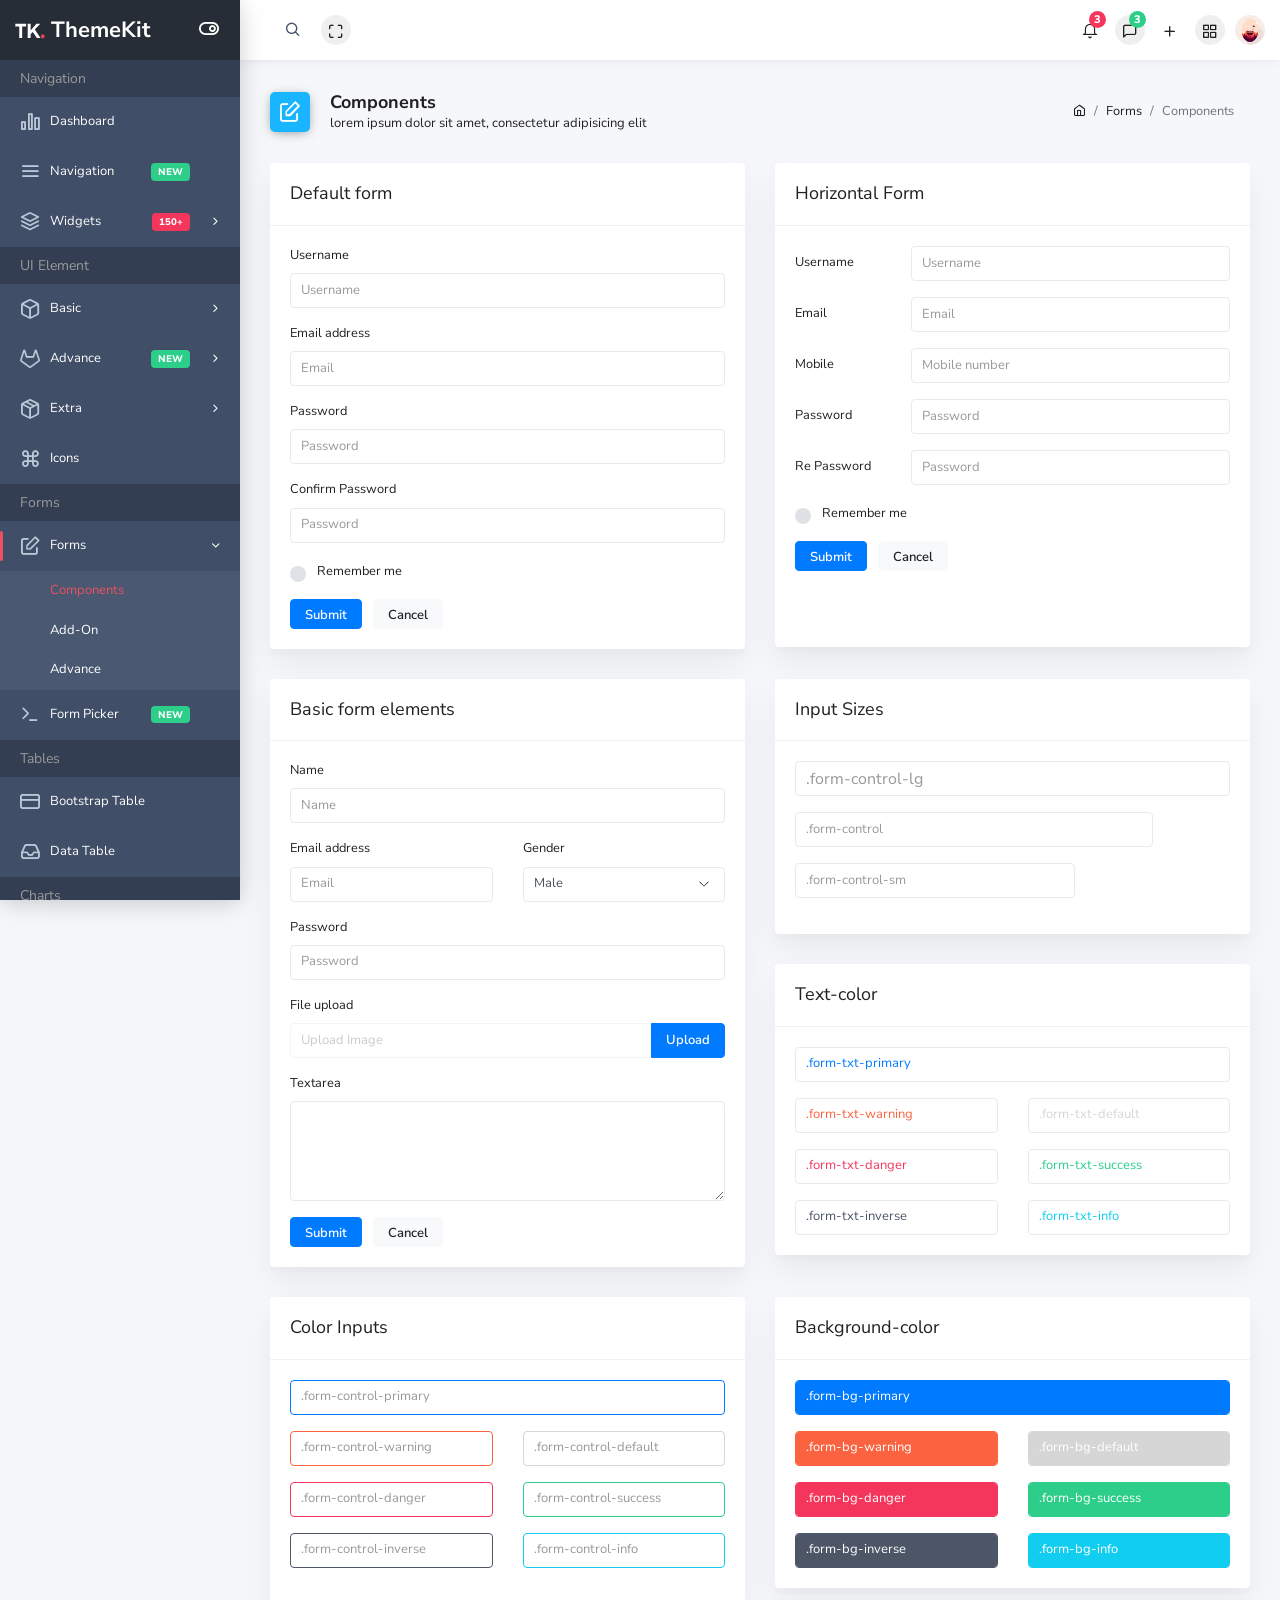
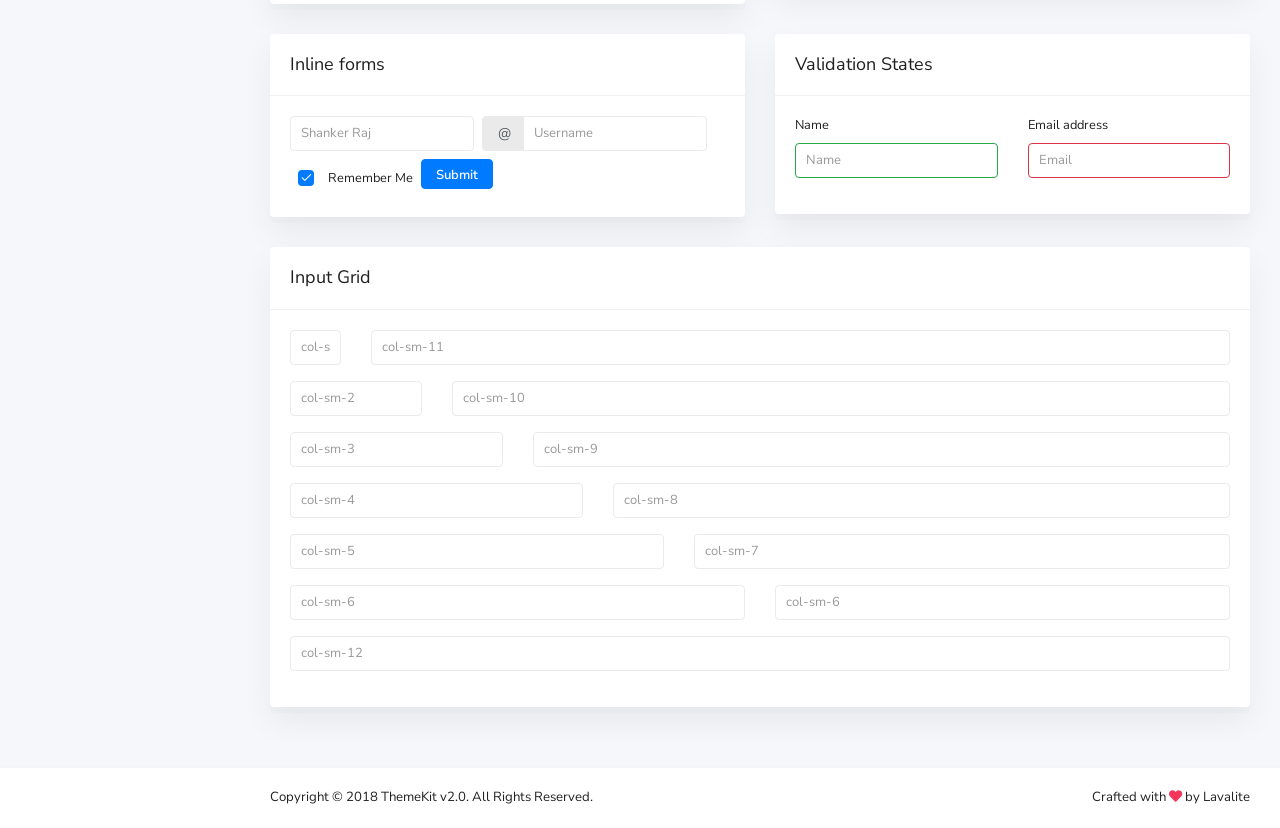
<file: public/template/pages/form-components.html>
<!doctype html>
<html class="no-js" lang="en">
    <head>
        <meta charset="utf-8">
        <meta http-equiv="x-ua-compatible" content="ie=edge">
        <title>Form Components | ThemeKit - Admin Template</title>
        <meta name="description" content="">
        <meta name="keywords" content="">
        <meta name="viewport" content="width=device-width, initial-scale=1">
        
        <link rel="icon" href="../favicon.ico" type="image/x-icon" />

        <link href="https://fonts.googleapis.com/css?family=Nunito+Sans:300,400,600,700,800" rel="stylesheet">
        
        <link rel="stylesheet" href="../plugins/bootstrap/dist/css/bootstrap.min.css">
        <link rel="stylesheet" href="../plugins/fontawesome-free/css/all.min.css">
        <link rel="stylesheet" href="../plugins/ionicons/dist/css/ionicons.min.css">
        <link rel="stylesheet" href="../plugins/icon-kit/dist/css/iconkit.min.css">
        <link rel="stylesheet" href="../plugins/perfect-scrollbar/css/perfect-scrollbar.css">
        <link rel="stylesheet" href="../dist/css/theme.min.css">
        <script src="../src/js/vendor/modernizr-2.8.3.min.js"></script>
    </head>

    <body>
        <!--[if lt IE 8]>
            <p class="browserupgrade">You are using an <strong>outdated</strong> browser. Please <a href="http://browsehappy.com/">upgrade your browser</a> to improve your experience.</p>
        <![endif]-->

        <div class="wrapper">
            <header class="header-top" header-theme="light">
                <div class="container-fluid">
                    <div class="d-flex justify-content-between">
                        <div class="top-menu d-flex align-items-center">
                            <button type="button" class="btn-icon mobile-nav-toggle d-lg-none"><span></span></button>
                            <div class="header-search">
                                <div class="input-group">
                                    <span class="input-group-addon search-close"><i class="ik ik-x"></i></span>
                                    <input type="text" class="form-control">
                                    <span class="input-group-addon search-btn"><i class="ik ik-search"></i></span>
                                </div>
                            </div>
                            <button type="button" id="navbar-fullscreen" class="nav-link"><i class="ik ik-maximize"></i></button>
                        </div>
                        <div class="top-menu d-flex align-items-center">
                            <div class="dropdown">
                                <a class="nav-link dropdown-toggle" href="#" id="notiDropdown" role="button" data-toggle="dropdown" aria-haspopup="true" aria-expanded="false"><i class="ik ik-bell"></i><span class="badge bg-danger">3</span></a>
                                <div class="dropdown-menu dropdown-menu-right notification-dropdown" aria-labelledby="notiDropdown">
                                    <h4 class="header">Notifications</h4>
                                    <div class="notifications-wrap">
                                        <a href="#" class="media">
                                            <span class="d-flex">
                                                <i class="ik ik-check"></i> 
                                            </span>
                                            <span class="media-body">
                                                <span class="heading-font-family media-heading">Invitation accepted</span> 
                                                <span class="media-content">Your have been Invited ...</span>
                                            </span>
                                        </a>
                                        <a href="#" class="media">
                                            <span class="d-flex">
                                                <img src="../img/users/1.jpg" class="rounded-circle" alt="">
                                            </span>
                                            <span class="media-body">
                                                <span class="heading-font-family media-heading">Steve Smith</span> 
                                                <span class="media-content">I slowly updated projects</span>
                                            </span>
                                        </a>
                                        <a href="#" class="media">
                                            <span class="d-flex">
                                                <i class="ik ik-calendar"></i> 
                                            </span>
                                            <span class="media-body">
                                                <span class="heading-font-family media-heading">To Do</span> 
                                                <span class="media-content">Meeting with Nathan on Friday 8 AM ...</span>
                                            </span>
                                        </a>
                                    </div>
                                    <div class="footer"><a href="javascript:void(0);">See all activity</a></div>
                                </div>
                            </div>
                            <button type="button" class="nav-link ml-10 right-sidebar-toggle"><i class="ik ik-message-square"></i><span class="badge bg-success">3</span></button>
                            <div class="dropdown">
                                <a class="nav-link dropdown-toggle" href="#" id="menuDropdown" role="button" data-toggle="dropdown" aria-haspopup="true" aria-expanded="false"><i class="ik ik-plus"></i></a>
                                <div class="dropdown-menu dropdown-menu-right menu-grid" aria-labelledby="menuDropdown">
                                    <a class="dropdown-item" href="#" data-toggle="tooltip" data-placement="top" title="Dashboard"><i class="ik ik-bar-chart-2"></i></a>
                                    <a class="dropdown-item" href="#" data-toggle="tooltip" data-placement="top" title="Message"><i class="ik ik-mail"></i></a>
                                    <a class="dropdown-item" href="#" data-toggle="tooltip" data-placement="top" title="Accounts"><i class="ik ik-users"></i></a>
                                    <a class="dropdown-item" href="#" data-toggle="tooltip" data-placement="top" title="Sales"><i class="ik ik-shopping-cart"></i></a>
                                    <a class="dropdown-item" href="#" data-toggle="tooltip" data-placement="top" title="Purchase"><i class="ik ik-briefcase"></i></a>
                                    <a class="dropdown-item" href="#" data-toggle="tooltip" data-placement="top" title="Pages"><i class="ik ik-clipboard"></i></a>
                                    <a class="dropdown-item" href="#" data-toggle="tooltip" data-placement="top" title="Chats"><i class="ik ik-message-square"></i></a>
                                    <a class="dropdown-item" href="#" data-toggle="tooltip" data-placement="top" title="Contacts"><i class="ik ik-map-pin"></i></a>
                                    <a class="dropdown-item" href="#" data-toggle="tooltip" data-placement="top" title="Blocks"><i class="ik ik-inbox"></i></a>
                                    <a class="dropdown-item" href="#" data-toggle="tooltip" data-placement="top" title="Events"><i class="ik ik-calendar"></i></a>
                                    <a class="dropdown-item" href="#" data-toggle="tooltip" data-placement="top" title="Notifications"><i class="ik ik-bell"></i></a>
                                    <a class="dropdown-item" href="#" data-toggle="tooltip" data-placement="top" title="More"><i class="ik ik-more-horizontal"></i></a>
                                </div>
                            </div>
                            <button type="button" class="nav-link ml-10" id="apps_modal_btn" data-toggle="modal" data-target="#appsModal"><i class="ik ik-grid"></i></button>
                            <div class="dropdown">
                                <a class="dropdown-toggle" href="#" id="userDropdown" role="button" data-toggle="dropdown" aria-haspopup="true" aria-expanded="false"><img class="avatar" src="../img/user.jpg" alt=""></a>
                                <div class="dropdown-menu dropdown-menu-right" aria-labelledby="userDropdown">
                                    <a class="dropdown-item" href="profile.html"><i class="ik ik-user dropdown-icon"></i> Profile</a>
                                    <a class="dropdown-item" href="#"><i class="ik ik-settings dropdown-icon"></i> Settings</a>
                                    <a class="dropdown-item" href="#"><span class="float-right"><span class="badge badge-primary">6</span></span><i class="ik ik-mail dropdown-icon"></i> Inbox</a>
                                    <a class="dropdown-item" href="#"><i class="ik ik-navigation dropdown-icon"></i> Message</a>
                                    <a class="dropdown-item" href="login.html"><i class="ik ik-power dropdown-icon"></i> Logout</a>
                                </div>
                            </div>

                        </div>
                    </div>
                </div>
            </header>

            <div class="page-wrap">
                <div class="app-sidebar colored">
                    <div class="sidebar-header">
                        <a class="header-brand" href="index.html">
                            <div class="logo-img">
                               <img src="../src/img/brand-white.svg" class="header-brand-img" alt="lavalite"> 
                            </div>
                            <span class="text">ThemeKit</span>
                        </a>
                        <button type="button" class="nav-toggle"><i data-toggle="expanded" class="ik ik-toggle-right toggle-icon"></i></button>
                        <button id="sidebarClose" class="nav-close"><i class="ik ik-x"></i></button>
                    </div>
                    
                    <div class="sidebar-content">
                        <div class="nav-container">
                            <nav id="main-menu-navigation" class="navigation-main">
                                <div class="nav-lavel">Navigation</div>
                                <div class="nav-item">
                                    <a href="../index.html"><i class="ik ik-bar-chart-2"></i><span>Dashboard</span></a>
                                </div>
                                <div class="nav-item">
                                    <a href="navbar.html"><i class="ik ik-menu"></i><span>Navigation</span> <span class="badge badge-success">New</span></a>
                                </div>
                                <div class="nav-item has-sub">
                                    <a href="javascript:void(0)"><i class="ik ik-layers"></i><span>Widgets</span> <span class="badge badge-danger">150+</span></a>
                                    <div class="submenu-content">
                                        <a href="widgets.html" class="menu-item">Basic</a>
                                        <a href="widget-statistic.html" class="menu-item">Statistic</a>
                                        <a href="widget-data.html" class="menu-item">Data</a>
                                        <a href="widget-chart.html" class="menu-item">Chart Widget</a>
                                    </div>
                                </div>
                                <div class="nav-lavel">UI Element</div>
                                <div class="nav-item has-sub">
                                    <a href="#"><i class="ik ik-box"></i><span>Basic</span></a>
                                    <div class="submenu-content">
                                        <a href="ui/alerts.html" class="menu-item">Alerts</a>
                                        <a href="ui/badges.html" class="menu-item">Badges</a>
                                        <a href="ui/buttons.html" class="menu-item">Buttons</a>
                                        <a href="ui/navigation.html" class="menu-item">Navigation</a>
                                    </div>
                                </div>
                                <div class="nav-item has-sub">
                                    <a href="#"><i class="ik ik-gitlab"></i><span>Advance</span> <span class="badge badge-success">New</span></a>
                                    <div class="submenu-content">
                                        <a href="ui/modals.html" class="menu-item">Modals</a>
                                        <a href="ui/notifications.html" class="menu-item">Notifications</a>
                                        <a href="ui/carousel.html" class="menu-item">Slider</a>
                                        <a href="ui/range-slider.html" class="menu-item">Range Slider</a>
                                        <a href="ui/rating.html" class="menu-item">Rating</a>
                                    </div>
                                </div>
                                <div class="nav-item has-sub">
                                    <a href="#"><i class="ik ik-package"></i><span>Extra</span></a>
                                    <div class="submenu-content">
                                        <a href="ui/session-timeout.html" class="menu-item">Session Timeout</a>
                                    </div>
                                </div>
                                <div class="nav-item">
                                    <a href="ui/icons.html"><i class="ik ik-command"></i><span>Icons</span></a>
                                </div>
                                <div class="nav-lavel">Forms</div>
                                <div class="nav-item has-sub active open">
                                    <a href="#"><i class="ik ik-edit"></i><span>Forms</span></a>
                                    <div class="submenu-content">
                                        <a href="form-components.html" class="menu-item active">Components</a>
                                        <a href="form-addon.html" class="menu-item">Add-On</a>
                                        <a href="form-advance.html" class="menu-item">Advance</a>
                                    </div>
                                </div>
                                <div class="nav-item">
                                    <a href="form-picker.html"><i class="ik ik-terminal"></i><span>Form Picker</span> <span class="badge badge-success">New</span></a>
                                </div>

                                <div class="nav-lavel">Tables</div>
                                <div class="nav-item">
                                    <a href="table-bootstrap.html"><i class="ik ik-credit-card"></i><span>Bootstrap Table</span></a>
                                </div>
                                <div class="nav-item">
                                    <a href="table-datatable.html"><i class="ik ik-inbox"></i><span>Data Table</span></a>
                                </div>

                                <div class="nav-lavel">Charts</div>
                                <div class="nav-item has-sub">
                                    <a href="#"><i class="ik ik-pie-chart"></i><span>Charts</span> <span class="badge badge-success">New</span></a>
                                    <div class="submenu-content">
                                        <a href="charts-chartist.html" class="menu-item">Chartist</a>
                                        <a href="charts-flot.html" class="menu-item">Flot</a>
                                        <a href="charts-knob.html" class="menu-item">Knob</a>
                                        <a href="charts-amcharts.html" class="menu-item">Amcharts</a>
                                    </div>
                                </div>

                                <div class="nav-lavel">Apps</div>
                                <div class="nav-item">
                                    <a href="calendar.html"><i class="ik ik-calendar"></i><span>Calendar</span></a>
                                </div>
                                <div class="nav-item">
                                    <a href="taskboard.html"><i class="ik ik-server"></i><span>Taskboard</span></a>
                                </div>

                                <div class="nav-lavel">Pages</div>

                                <div class="nav-item has-sub">
                                    <a href="#"><i class="ik ik-lock"></i><span>Authentication</span></a>
                                    <div class="submenu-content">
                                        <a href="login.html" class="menu-item">Login</a>
                                        <a href="register.html" class="menu-item">Register</a>
                                        <a href="forgot-password.html" class="menu-item">Forgot Password</a>
                                    </div>
                                </div>
                                <div class="nav-item has-sub">
                                    <a href="#"><i class="ik ik-file-text"></i><span>Other</span></a>
                                    <div class="submenu-content">
                                        <a href="profile.html" class="menu-item">Profile</a>
                                        <a href="invoice.html" class="menu-item">Invoice</a>
                                    </div>
                                </div>
                                <div class="nav-item">
                                    <a href="layouts.html"><i class="ik ik-layout"></i><span>Layouts</span><span class="badge badge-success">New</span></a>
                                </div>
                                <div class="nav-lavel">Other</div>
                                <div class="nav-item has-sub">
                                    <a href="javascript:void(0)"><i class="ik ik-list"></i><span>Menu Levels</span></a>
                                    <div class="submenu-content">
                                        <a href="javascript:void(0)" class="menu-item">Menu Level 2.1</a>
                                        <div class="nav-item has-sub">
                                            <a href="javascript:void(0)" class="menu-item">Menu Level 2.2</a>
                                            <div class="submenu-content">
                                                <a href="javascript:void(0)" class="menu-item">Menu Level 3.1</a>
                                            </div>
                                        </div>
                                        <a href="javascript:void(0)" class="menu-item">Menu Level 2.3</a>
                                    </div>
                                </div>
                                <div class="nav-item">
                                    <a href="javascript:void(0)" class="disabled"><i class="ik ik-slash"></i><span>Disabled Menu</span></a>
                                </div>
                                <div class="nav-item">
                                    <a href="javascript:void(0)"><i class="ik ik-award"></i><span>Sample Page</span></a>
                                </div>
                                <div class="nav-lavel">Support</div>
                                <div class="nav-item">
                                    <a href="javascript:void(0)"><i class="ik ik-monitor"></i><span>Documentation</span></a>
                                </div>
                                <div class="nav-item">
                                    <a href="javascript:void(0)"><i class="ik ik-help-circle"></i><span>Submit Issue</span></a>
                                </div>
                            </nav>
                        </div>
                    </div>
                </div>

                
                <div class="main-content">
                    <div class="container-fluid">
                        <div class="page-header">
                            <div class="row align-items-end">
                                <div class="col-lg-8">
                                    <div class="page-header-title">
                                        <i class="ik ik-edit bg-blue"></i>
                                        <div class="d-inline">
                                            <h5>Components</h5>
                                            <span>lorem ipsum dolor sit amet, consectetur adipisicing elit</span>
                                        </div>
                                    </div>
                                </div>
                                <div class="col-lg-4">
                                    <nav class="breadcrumb-container" aria-label="breadcrumb">
                                        <ol class="breadcrumb">
                                            <li class="breadcrumb-item">
                                                <a href="../index.html"><i class="ik ik-home"></i></a>
                                            </li>
                                            <li class="breadcrumb-item"><a href="#">Forms</a></li>
                                            <li class="breadcrumb-item active" aria-current="page">Components</li>
                                        </ol>
                                    </nav>
                                </div>
                            </div>
                        </div>

                        <div class="row">
                            <div class="col-md-6">
                                <div class="card">
                                    <div class="card-header"><h3>Default form</h3></div>
                                    <div class="card-body">
                                        <form class="forms-sample">
                                            <div class="form-group">
                                                <label for="exampleInputUsername1">Username</label>
                                                <input type="text" class="form-control" id="exampleInputUsername1" placeholder="Username">
                                            </div>
                                            <div class="form-group">
                                                <label for="exampleInputEmail1">Email address</label>
                                                <input type="email" class="form-control" id="exampleInputEmail1" placeholder="Email">
                                            </div>
                                            <div class="form-group">
                                                <label for="exampleInputPassword1">Password</label>
                                                <input type="password" class="form-control" id="exampleInputPassword1" placeholder="Password">
                                            </div>
                                            <div class="form-group">
                                                <label for="exampleInputConfirmPassword1">Confirm Password</label>
                                                <input type="password" class="form-control" id="exampleInputConfirmPassword1" placeholder="Password">
                                            </div>
                                            <div class="form-group">
                                                <label class="custom-control custom-radio">
                                                    <input type="radio" class="custom-control-input">
                                                    <span class="custom-control-label">&nbsp;Remember me</span>
                                                </label>
                                            </div>
                                            <button type="submit" class="btn btn-primary mr-2">Submit</button>
                                            <button class="btn btn-light">Cancel</button>
                                          </form>
                                    </div>
                                </div>
                            </div>

                            <div class="col-md-6">
                                <div class="card" style="min-height: 484px;">
                                    <div class="card-header"><h3>Horizontal Form</h3></div>
                                    <div class="card-body">
                                        <form class="forms-sample">
                                            <div class="form-group row">
                                                <label for="exampleInputUsername2" class="col-sm-3 col-form-label">Username</label>
                                                <div class="col-sm-9">
                                                    <input type="text" class="form-control" id="exampleInputUsername2" placeholder="Username">
                                                </div>
                                            </div>
                                            <div class="form-group row">
                                                <label for="exampleInputEmail2" class="col-sm-3 col-form-label">Email</label>
                                                <div class="col-sm-9">
                                                    <input type="email" class="form-control" id="exampleInputEmail2" placeholder="Email">
                                                </div>
                                            </div>
                                            <div class="form-group row">
                                                <label for="exampleInputMobile" class="col-sm-3 col-form-label">Mobile</label>
                                                <div class="col-sm-9">
                                                    <input type="text" class="form-control" id="exampleInputMobile" placeholder="Mobile number">
                                                </div>
                                            </div>
                                            <div class="form-group row">
                                                <label for="exampleInputPassword2" class="col-sm-3 col-form-label">Password</label>
                                                <div class="col-sm-9">
                                                    <input type="password" class="form-control" id="exampleInputPassword2" placeholder="Password">
                                                </div>
                                            </div>
                                            <div class="form-group row">
                                                <label for="exampleInputConfirmPassword2" class="col-sm-3 col-form-label">Re Password</label>
                                                <div class="col-sm-9">
                                                    <input type="password" class="form-control" id="exampleInputConfirmPassword2" placeholder="Password">
                                                </div>
                                            </div>
                                            <div class="form-group">
                                                <label class="custom-control custom-radio">
                                                    <input type="radio" class="custom-control-input">
                                                    <span class="custom-control-label">&nbsp;Remember me</span>
                                                </label>
                                            </div>
                                            <button type="submit" class="btn btn-primary mr-2">Submit</button>
                                            <button class="btn btn-light">Cancel</button>
                                        </form>
                                    </div>
                                </div>
                            </div>
                        </div>

                        <div class="row">
                            <div class="col-md-6">
                                <div class="card">
                                    <div class="card-header"><h3>Basic form elements</h3></div>
                                    <div class="card-body">
                                        <form class="forms-sample">
                                            <div class="form-group">
                                                <label for="exampleInputName1">Name</label>
                                                <input type="text" class="form-control" id="exampleInputName1" placeholder="Name">
                                            </div>
                                            <div class="row">
                                                <div class="col-md-6">
                                                    <div class="form-group">
                                                        <label for="exampleInputEmail3">Email address</label>
                                                        <input type="email" class="form-control" id="exampleInputEmail3" placeholder="Email">
                                                    </div>
                                                </div>
                                                <div class="col-md-6">
                                                    <div class="form-group">
                                                        <label for="exampleSelectGender">Gender</label>
                                                        <select class="form-control" id="exampleSelectGender">
                                                            <option>Male</option>
                                                            <option>Female</option>
                                                        </select>
                                                    </div>
                                                </div>
                                            </div>
                                            <div class="form-group">
                                                <label for="exampleInputPassword4">Password</label>
                                                <input type="password" class="form-control" id="exampleInputPassword4" placeholder="Password">
                                            </div>
                                            
                                            <div class="form-group">
                                                <label>File upload</label>
                                                <input type="file" name="img[]" class="file-upload-default">
                                                <div class="input-group col-xs-12">
                                                    <input type="text" class="form-control file-upload-info" disabled placeholder="Upload Image">
                                                    <span class="input-group-append">
                                                    <button class="file-upload-browse btn btn-primary" type="button">Upload</button>
                                                    </span>
                                                </div>
                                            </div>
                                            <div class="form-group">
                                                <label for="exampleTextarea1">Textarea</label>
                                                <textarea class="form-control" id="exampleTextarea1" rows="4"></textarea>
                                            </div>
                                            <button type="submit" class="btn btn-primary mr-2">Submit</button>
                                            <button class="btn btn-light">Cancel</button>
                                        </form>
                                    </div>
                                </div>
                            </div>
                            <div class="col-md-6">
                                <div class="card">
                                    <div class="card-header"><h3>Input Sizes</h3></div>
                                    <div class="card-body">
                                        <form>
                                            <div class="form-group row">
                                                <div class="col-sm-12">
                                                    <input type="text" class="form-control form-control-lg" placeholder=".form-control-lg">
                                                </div>
                                            </div>
                                            <div class="form-group row">
                                                <div class="col-sm-10">
                                                    <input type="text" class="form-control" placeholder=".form-control">
                                                </div>
                                            </div>
                                            <div class="form-group row">
                                                <div class="col-sm-8">
                                                    <input type="text" class="form-control form-control-sm" placeholder=".form-control-sm">
                                                </div>
                                            </div>
                                        </form>
                                    </div>
                                </div>
                                <div class="card">
                                    <div class="card-header"><h3>Text-color</h3></div>
                                    <div class="card-body">
                                        <form>
                                            <div class="form-group">
                                                <input type="text" class="form-control form-txt-primary" placeholder=".form-txt-primary">
                                            </div>
                                            <div class="form-group row">
                                                <div class="col-sm-6">
                                                    <input type="text" class="form-control form-txt-warning" placeholder=".form-txt-warning">
                                                </div>
                                                <div class="col-sm-6">
                                                    <input type="text" class="form-control form-txt-default" placeholder=".form-txt-default">
                                                </div>
                                            </div>
                                            <div class="form-group row">
                                                <div class="col-sm-6">
                                                    <input type="text" class="form-control form-txt-danger" placeholder=".form-txt-danger">
                                                </div>
                                                <div class="col-sm-6">
                                                    <input type="text" class="form-control form-txt-success" placeholder=".form-txt-success">
                                                </div>
                                            </div>
                                            <div class="row">
                                                <div class="col-sm-6">
                                                    <input type="text" class="form-control form-txt-inverse" placeholder=".form-txt-inverse">
                                                </div>
                                                <div class="col-sm-6">
                                                    <input type="text" class="form-control form-txt-info" placeholder=".form-txt-info">
                                                </div>
                                            </div>
                                        </form>
                                    </div>
                                </div>
                            </div>
                            <div class="col-md-6">
                                <div class="card">
                                    <div class="card-header"><h3>Color Inputs</h3></div>
                                    <div class="card-body">
                                        <form>
                                            <div class="form-group">
                                                <input type="text" class="form-control form-control-primary" placeholder=".form-control-primary">
                                            </div>
                                            <div class="form-group row">
                                                <div class="col-sm-6">
                                                    <input type="text" class="form-control form-control-warning" placeholder=".form-control-warning">
                                                </div>
                                                <div class="col-sm-6">
                                                    <input type="text" class="form-control form-control-default" placeholder=".form-control-default">
                                                </div>
                                            </div>
                                            <div class="form-group row">
                                                <div class="col-sm-6">
                                                    <input type="text" class="form-control form-control-danger" placeholder=".form-control-danger">
                                                </div>
                                                <div class="col-sm-6">
                                                    <input type="text" class="form-control form-control-success" placeholder=".form-control-success">
                                                </div>
                                            </div>
                                            <div class="form-group row">
                                                <div class="col-sm-6">
                                                    <input type="text" class="form-control form-control-inverse" placeholder=".form-control-inverse">
                                                </div>
                                                <div class="col-sm-6">
                                                    <input type="text" class="form-control form-control-info" placeholder=".form-control-info">
                                                </div>
                                            </div>
                                        </form>
                                    </div>
                                </div>
                            </div>
                            <div class="col-md-6">
                                <div class="card">
                                    <div class="card-header"><h3>Background-color</h3></div>
                                    <div class="card-body">
                                        <form>
                                            <div class="form-group">
                                                <input type="text" class="form-control form-bg-primary" placeholder=".form-bg-primary">
                                            </div>
                                            <div class="form-group row">
                                                <div class="col-sm-6">
                                                    <input type="text" class="form-control form-bg-warning" placeholder=".form-bg-warning">
                                                </div>
                                                <div class="col-sm-6">
                                                    <input type="text" class="form-control form-bg-default" placeholder=".form-bg-default">
                                                </div>
                                            </div>
                                            <div class="form-group row">
                                                <div class="col-sm-6">
                                                    <input type="text" class="form-control form-bg-danger" placeholder=".form-bg-danger">
                                                </div>
                                                <div class="col-sm-6">
                                                    <input type="text" class="form-control form-bg-success" placeholder=".form-bg-success">
                                                </div>
                                            </div>
                                            <div class="row">
                                                <div class="col-sm-6">
                                                    <input type="text" class="form-control form-bg-inverse" placeholder=".form-bg-inverse">
                                                </div>
                                                <div class="col-sm-6">
                                                    <input type="text" class="form-control form-bg-info" placeholder=".form-bg-info">
                                                </div>
                                            </div>
                                        </form>
                                    </div>
                                </div>
                            </div>

                            <div class="col-md-6">
                                <div class="card" style="min-height: 180px;">
                                    <div class="card-header"><h3>Inline forms</h3></div>
                                    <div class="card-body">
                                        <form class="form-inline">
                                            <label class="sr-only" for="inlineFormInputName2">Name</label>
                                            <input type="text" class="form-control mb-2 mr-sm-2" id="inlineFormInputName2" placeholder="Shanker Raj">
                                          
                                            <label class="sr-only" for="inlineFormInputGroupUsername2">Username</label>
                                            <div class="input-group mb-2 mr-sm-2">
                                                <div class="input-group-prepend">
                                                    <div class="input-group-text">@</div>
                                                </div>
                                                <input type="text" class="form-control" id="inlineFormInputGroupUsername2" placeholder="Username">
                                            </div>
                                            <div class="form-check mx-sm-2">
                                                <label class="custom-control custom-checkbox">
                                                    <input type="checkbox" class="custom-control-input" checked>
                                                    <span class="custom-control-label">&nbsp; Remember Me</span>
                                                </label>
                                            </div>
                                            <button type="submit" class="btn btn-primary mb-2">Submit</button>
                                        </form>
                                    </div>
                                </div>
                            </div>

                            <div class="col-md-6">
                                <div class="card">
                                    <div class="card-header"><h3>Validation States</h3></div>
                                    <div class="card-body">
                                        <form class="forms-sample">
                                            <div class="row">
                                                <div class="col-sm-6">
                                                    <div class="form-group">
                                                        <label for="exampleInputName1">Name</label>
                                                        <input type="text" class="form-control is-valid" id="exampleInputName1" placeholder="Name">
                                                    </div>
                                                </div>
                                                <div class="col-sm-6">
                                                    <div class="form-group">
                                                        <label for="exampleInputEmail3">Email address</label>
                                                        <input type="email" class="form-control is-invalid" id="exampleInputEmail3" placeholder="Email">
                                                    </div>
                                                </div>
                                            </div>
                                        </form>
                                    </div>
                                </div>
                            </div>
                        </div>

                        <div class="row">
                            <div class="col-md-12">
                                <div class="card">
                                    <div class="card-header"><h3>Input Grid</h3></div>
                                    <div class="card-body">
                                        <form>
                                            <div class="form-group row">
                                                <div class="col-sm-1">
                                                    <input type="text" class="form-control" placeholder="col-sm-1">
                                                </div>
                                                <div class="col-sm-11">
                                                    <input type="text" class="form-control" placeholder="col-sm-11">
                                                </div>
                                            </div>
                                            <div class="form-group row">
                                                <div class="col-sm-2">
                                                    <input type="text" class="form-control" placeholder="col-sm-2">
                                                </div>
                                                <div class="col-sm-10">
                                                    <input type="text" class="form-control" placeholder="col-sm-10">
                                                </div>
                                            </div>
                                            <div class="form-group row">
                                                <div class="col-sm-3">
                                                    <input type="text" class="form-control" placeholder="col-sm-3">
                                                </div>
                                                <div class="col-sm-9">
                                                    <input type="text" class="form-control" placeholder="col-sm-9">
                                                </div>
                                            </div>
                                            <div class="form-group row">
                                                <div class="col-sm-4">
                                                    <input type="text" class="form-control" placeholder="col-sm-4">
                                                </div>
                                                <div class="col-sm-8">
                                                    <input type="text" class="form-control" placeholder="col-sm-8">
                                                </div>
                                            </div>
                                            <div class="form-group row">
                                                <div class="col-sm-5">
                                                    <input type="text" class="form-control" placeholder="col-sm-5">
                                                </div>
                                                <div class="col-sm-7">
                                                    <input type="text" class="form-control" placeholder="col-sm-7">
                                                </div>
                                            </div>
                                            <div class="form-group row">
                                                <div class="col-sm-6">
                                                    <input type="text" class="form-control" placeholder="col-sm-6">
                                                </div>
                                                <div class="col-sm-6">
                                                    <input type="text" class="form-control" placeholder="col-sm-6">
                                                </div>
                                            </div>
                                            <div class="form-group row">
                                                <div class="col-sm-12">
                                                    <input type="text" class="form-control" placeholder="col-sm-12">
                                                </div>
                                            </div>
                                        </form>
                                    </div>
                                </div>
                            </div>
                        </div>
                    </div>
                </div>
                <aside class="right-sidebar">
                    <div class="sidebar-chat" data-plugin="chat-sidebar">
                        <div class="sidebar-chat-info">
                            <h6>Chat List</h6>
                            <form class="mr-t-10">
                                <div class="form-group">
                                    <input type="text" class="form-control" placeholder="Search for friends ..."> 
                                    <i class="ik ik-search"></i>
                                </div>
                            </form>
                        </div>
                        <div class="chat-list">
                            <div class="list-group row">
                                <a href="javascript:void(0)" class="list-group-item" data-chat-user="Gene Newman">
                                    <figure class="user--online">
                                        <img src="../img/users/1.jpg" class="rounded-circle" alt="">
                                    </figure><span><span class="name">Gene Newman</span>  <span class="username">@gene_newman</span> </span>
                                </a>
                                <a href="javascript:void(0)" class="list-group-item" data-chat-user="Billy Black">
                                    <figure class="user--online">
                                        <img src="../img/users/2.jpg" class="rounded-circle" alt="">
                                    </figure><span><span class="name">Billy Black</span>  <span class="username">@billyblack</span> </span>
                                </a>
                                <a href="javascript:void(0)" class="list-group-item" data-chat-user="Herbert Diaz">
                                    <figure class="user--online">
                                        <img src="../img/users/3.jpg" class="rounded-circle" alt="">
                                    </figure><span><span class="name">Herbert Diaz</span>  <span class="username">@herbert</span> </span>
                                </a>
                                <a href="javascript:void(0)" class="list-group-item" data-chat-user="Sylvia Harvey">
                                    <figure class="user--busy">
                                        <img src="../img/users/4.jpg" class="rounded-circle" alt="">
                                    </figure><span><span class="name">Sylvia Harvey</span>  <span class="username">@sylvia</span> </span>
                                </a>
                                <a href="javascript:void(0)" class="list-group-item active" data-chat-user="Marsha Hoffman">
                                    <figure class="user--busy">
                                        <img src="../img/users/5.jpg" class="rounded-circle" alt="">
                                    </figure><span><span class="name">Marsha Hoffman</span>  <span class="username">@m_hoffman</span> </span>
                                </a>
                                <a href="javascript:void(0)" class="list-group-item" data-chat-user="Mason Grant">
                                    <figure class="user--offline">
                                        <img src="../img/users/1.jpg" class="rounded-circle" alt="">
                                    </figure><span><span class="name">Mason Grant</span>  <span class="username">@masongrant</span> </span>
                                </a>
                                <a href="javascript:void(0)" class="list-group-item" data-chat-user="Shelly Sullivan">
                                    <figure class="user--offline">
                                        <img src="../img/users/2.jpg" class="rounded-circle" alt="">
                                    </figure><span><span class="name">Shelly Sullivan</span>  <span class="username">@shelly</span></span>
                                </a>
                            </div>
                        </div>
                    </div>
                </aside>

                <div class="chat-panel" hidden>
                    <div class="card">
                        <div class="card-header d-flex justify-content-between">
                            <a href="javascript:void(0);"><i class="ik ik-message-square text-success"></i></a>  
                            <span class="user-name">John Doe</span> 
                            <button type="button" class="close" aria-label="Close"><span aria-hidden="true">×</span></button>
                        </div>
                        <div class="card-body">
                            <div class="widget-chat-activity flex-1">
                                <div class="messages">
                                    <div class="message media reply">
                                        <figure class="user--online">
                                            <a href="#">
                                                <img src="../img/users/3.jpg" class="rounded-circle" alt="">
                                            </a>
                                        </figure>
                                        <div class="message-body media-body">
                                            <p>Epic Cheeseburgers come in all kind of styles.</p>
                                        </div>
                                    </div>
                                    <div class="message media">
                                        <figure class="user--online">
                                            <a href="#">
                                                <img src="../img/users/1.jpg" class="rounded-circle" alt="">
                                            </a>
                                        </figure>
                                        <div class="message-body media-body">
                                            <p>Cheeseburgers make your knees weak.</p>
                                        </div>
                                    </div>
                                    <div class="message media reply">
                                        <figure class="user--offline">
                                            <a href="#">
                                                <img src="../img/users/5.jpg" class="rounded-circle" alt="">
                                            </a>
                                        </figure>
                                        <div class="message-body media-body">
                                            <p>Cheeseburgers will never let you down.</p>
                                            <p>They'll also never run around or desert you.</p>
                                        </div>
                                    </div>
                                    <div class="message media">
                                        <figure class="user--online">
                                            <a href="#">
                                                <img src="../img/users/1.jpg" class="rounded-circle" alt="">
                                            </a>
                                        </figure>
                                        <div class="message-body media-body">
                                            <p>A great cheeseburger is a gastronomical event.</p>
                                        </div>
                                    </div>
                                    <div class="message media reply">
                                        <figure class="user--busy">
                                            <a href="#">
                                                <img src="../img/users/5.jpg" class="rounded-circle" alt="">
                                            </a>
                                        </figure>
                                        <div class="message-body media-body">
                                            <p>There's a cheesy incarnation waiting for you no matter what you palete preferences are.</p>
                                        </div>
                                    </div>
                                    <div class="message media">
                                        <figure class="user--online">
                                            <a href="#">
                                                <img src="../img/users/1.jpg" class="rounded-circle" alt="">
                                            </a>
                                        </figure>
                                        <div class="message-body media-body">
                                            <p>If you are a vegan, we are sorry for you loss.</p>
                                        </div>
                                    </div>
                                </div>
                            </div>
                        </div>
                        <form action="javascript:void(0)" class="card-footer" method="post">
                            <div class="d-flex justify-content-end">
                                <textarea class="border-0 flex-1" rows="1" placeholder="Type your message here"></textarea>
                                <button class="btn btn-icon" type="submit"><i class="ik ik-arrow-right text-success"></i></button>
                            </div>
                        </form>
                    </div>
                </div>
                <footer class="footer">
                    <div class="w-100 clearfix">
                        <span class="text-center text-sm-left d-md-inline-block">Copyright © 2018 ThemeKit v2.0. All Rights Reserved.</span>
                        <span class="float-none float-sm-right mt-1 mt-sm-0 text-center">Crafted with <i class="fa fa-heart text-danger"></i> by <a href="http://lavalite.org/" class="text-dark" target="_blank">Lavalite</a></span>
                    </div>
                </footer>
            </div>
        </div>
        
        
        

        <div class="modal fade apps-modal" id="appsModal" tabindex="-1" role="dialog" aria-labelledby="appsModalLabel" aria-hidden="true" data-backdrop="false">
            <button type="button" class="close" data-dismiss="modal" aria-label="Close"><i class="ik ik-x-circle"></i></button>
            <div class="modal-dialog modal-dialog-centered" role="document">
                <div class="modal-content">
                    <div class="quick-search">
                        <div class="container">
                            <div class="row">
                                <div class="col-md-4 ml-auto mr-auto">
                                    <div class="input-wrap">
                                        <input type="text" id="quick-search" class="form-control" placeholder="Search..." />
                                        <i class="ik ik-search"></i>
                                    </div>
                                </div>
                            </div>
                        </div>
                    </div>
                    <div class="modal-body d-flex align-items-center">
                        <div class="container">
                            <div class="apps-wrap">
                                <div class="app-item">
                                    <a href="#"><i class="ik ik-bar-chart-2"></i><span>Dashboard</span></a>
                                </div>
                                <div class="app-item">
                                    <a href="#"><i class="ik ik-mail"></i><span>Message</span></a>
                                </div>
                                <div class="app-item">
                                    <a href="#"><i class="ik ik-users"></i><span>Accounts</span></a>
                                </div>
                                <div class="app-item">
                                    <a href="#"><i class="ik ik-shopping-cart"></i><span>Sales</span></a>
                                </div>
                                <div class="app-item">
                                    <a href="#"><i class="ik ik-briefcase"></i><span>Purchase</span></a>
                                </div>
                                <div class="app-item">
                                    <a href="#"><i class="ik ik-server"></i><span>Menus</span></a>
                                </div>
                                <div class="app-item">
                                    <a href="#"><i class="ik ik-clipboard"></i><span>Pages</span></a>
                                </div>
                                <div class="app-item">
                                    <a href="#"><i class="ik ik-message-square"></i><span>Chats</span></a>
                                </div>
                                <div class="app-item">
                                    <a href="#"><i class="ik ik-map-pin"></i><span>Contacts</span></a>
                                </div>
                                <div class="app-item">
                                    <a href="#"><i class="ik ik-box"></i><span>Blocks</span></a>
                                </div>
                                <div class="app-item">
                                    <a href="#"><i class="ik ik-calendar"></i><span>Events</span></a>
                                </div>
                                <div class="app-item">
                                    <a href="#"><i class="ik ik-bell"></i><span>Notifications</span></a>
                                </div>
                                <div class="app-item">
                                    <a href="#"><i class="ik ik-pie-chart"></i><span>Reports</span></a>
                                </div>
                                <div class="app-item">
                                    <a href="#"><i class="ik ik-layers"></i><span>Tasks</span></a>
                                </div>
                                <div class="app-item">
                                    <a href="#"><i class="ik ik-edit"></i><span>Blogs</span></a>
                                </div>
                                <div class="app-item">
                                    <a href="#"><i class="ik ik-settings"></i><span>Settings</span></a>
                                </div>
                                <div class="app-item">
                                    <a href="#"><i class="ik ik-more-horizontal"></i><span>More</span></a>
                                </div>
                            </div>
                        </div>
                    </div>
                </div>
            </div>
        </div>
        
        <script src="https://code.jquery.com/jquery-3.3.1.min.js"></script>
        <script>window.jQuery || document.write('<script src="../src/js/vendor/jquery-3.3.1.min.js"><\/script>')</script>
        <script src="../plugins/popper.js/dist/umd/popper.min.js"></script>
        <script src="../plugins/bootstrap/dist/js/bootstrap.min.js"></script>
        <script src="../plugins/perfect-scrollbar/dist/perfect-scrollbar.min.js"></script>
        <script src="../dist/js/theme.min.js"></script>
        <script src="../js/form-components.js"></script>
        <!-- Google Analytics: change UA-XXXXX-X to be your site's ID. -->
        <script>
            (function(b,o,i,l,e,r){b.GoogleAnalyticsObject=l;b[l]||(b[l]=
            function(){(b[l].q=b[l].q||[]).push(arguments)});b[l].l=+new Date;
            e=o.createElement(i);r=o.getElementsByTagName(i)[0];
            e.src='https://www.google-analytics.com/analytics.js';
            r.parentNode.insertBefore(e,r)}(window,document,'script','ga'));
            ga('create','UA-XXXXX-X','auto');ga('send','pageview');
        </script>
    </body>
</html>
</file>
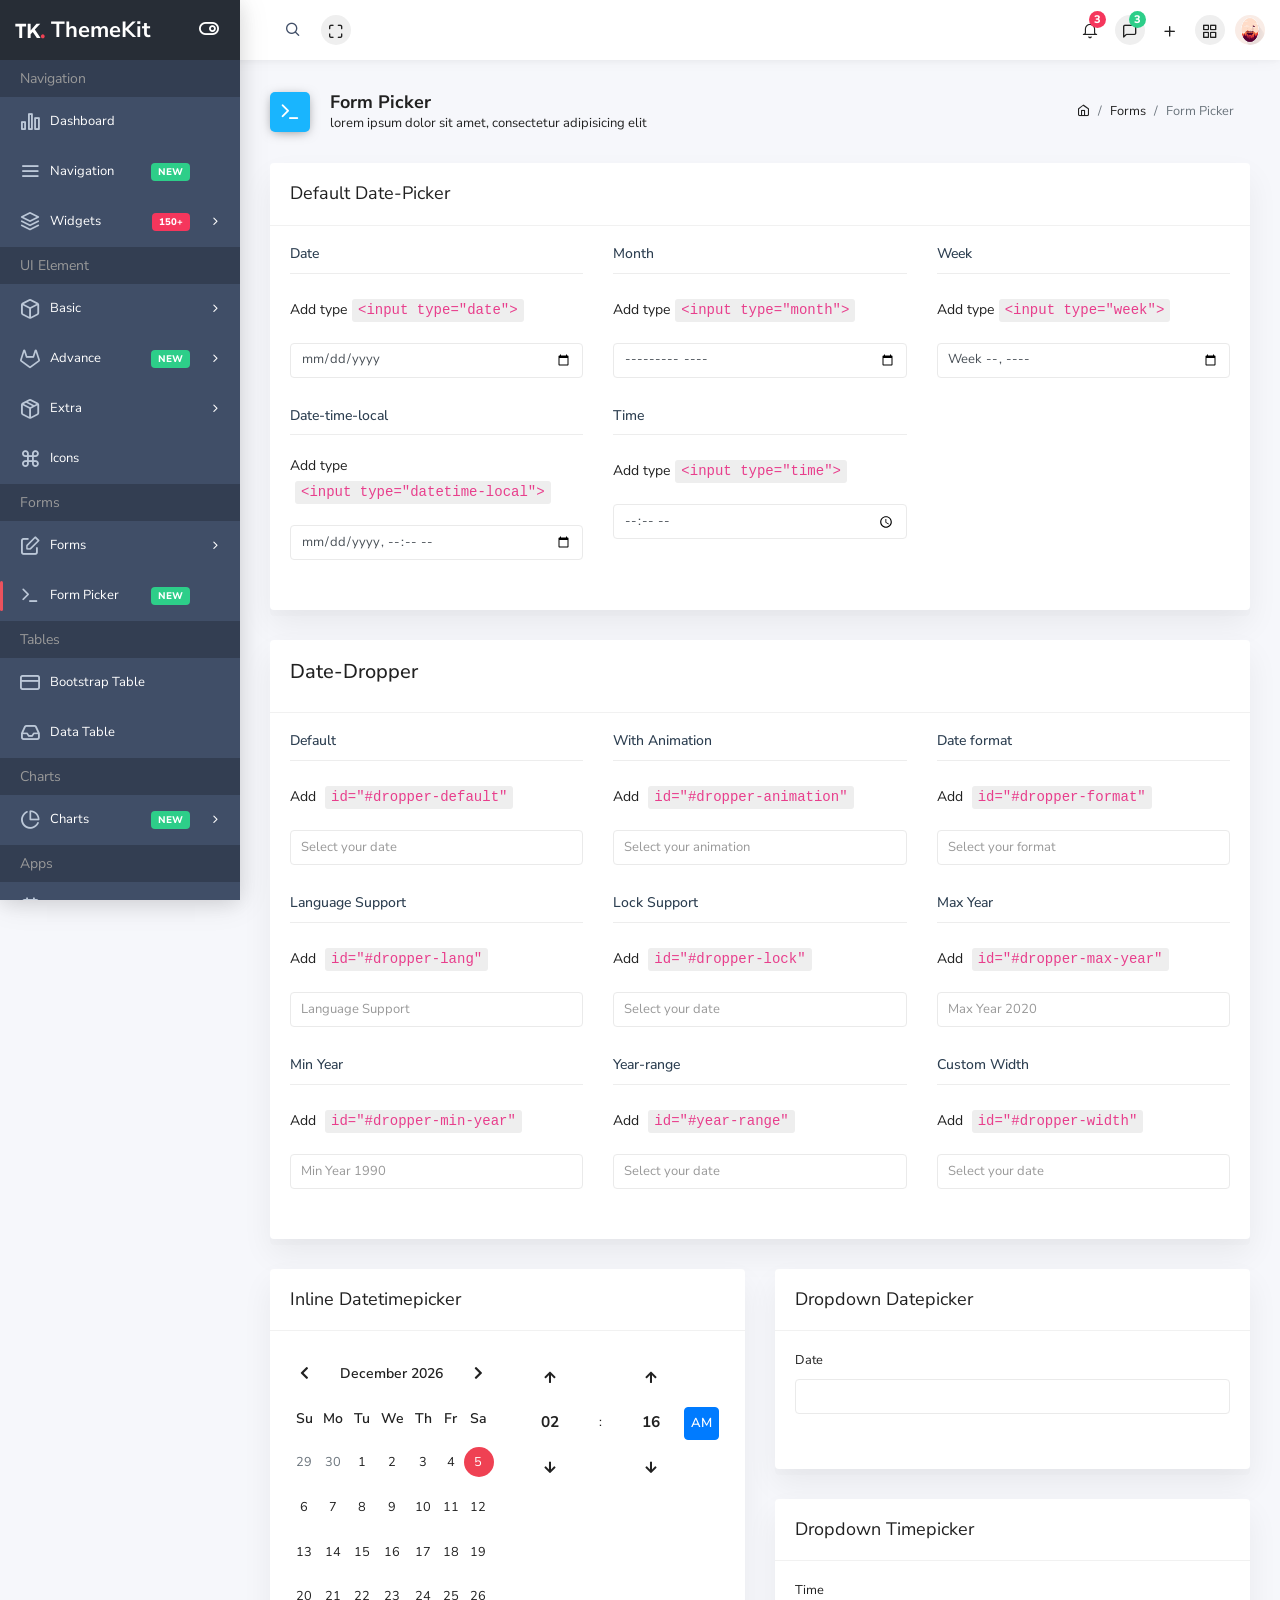
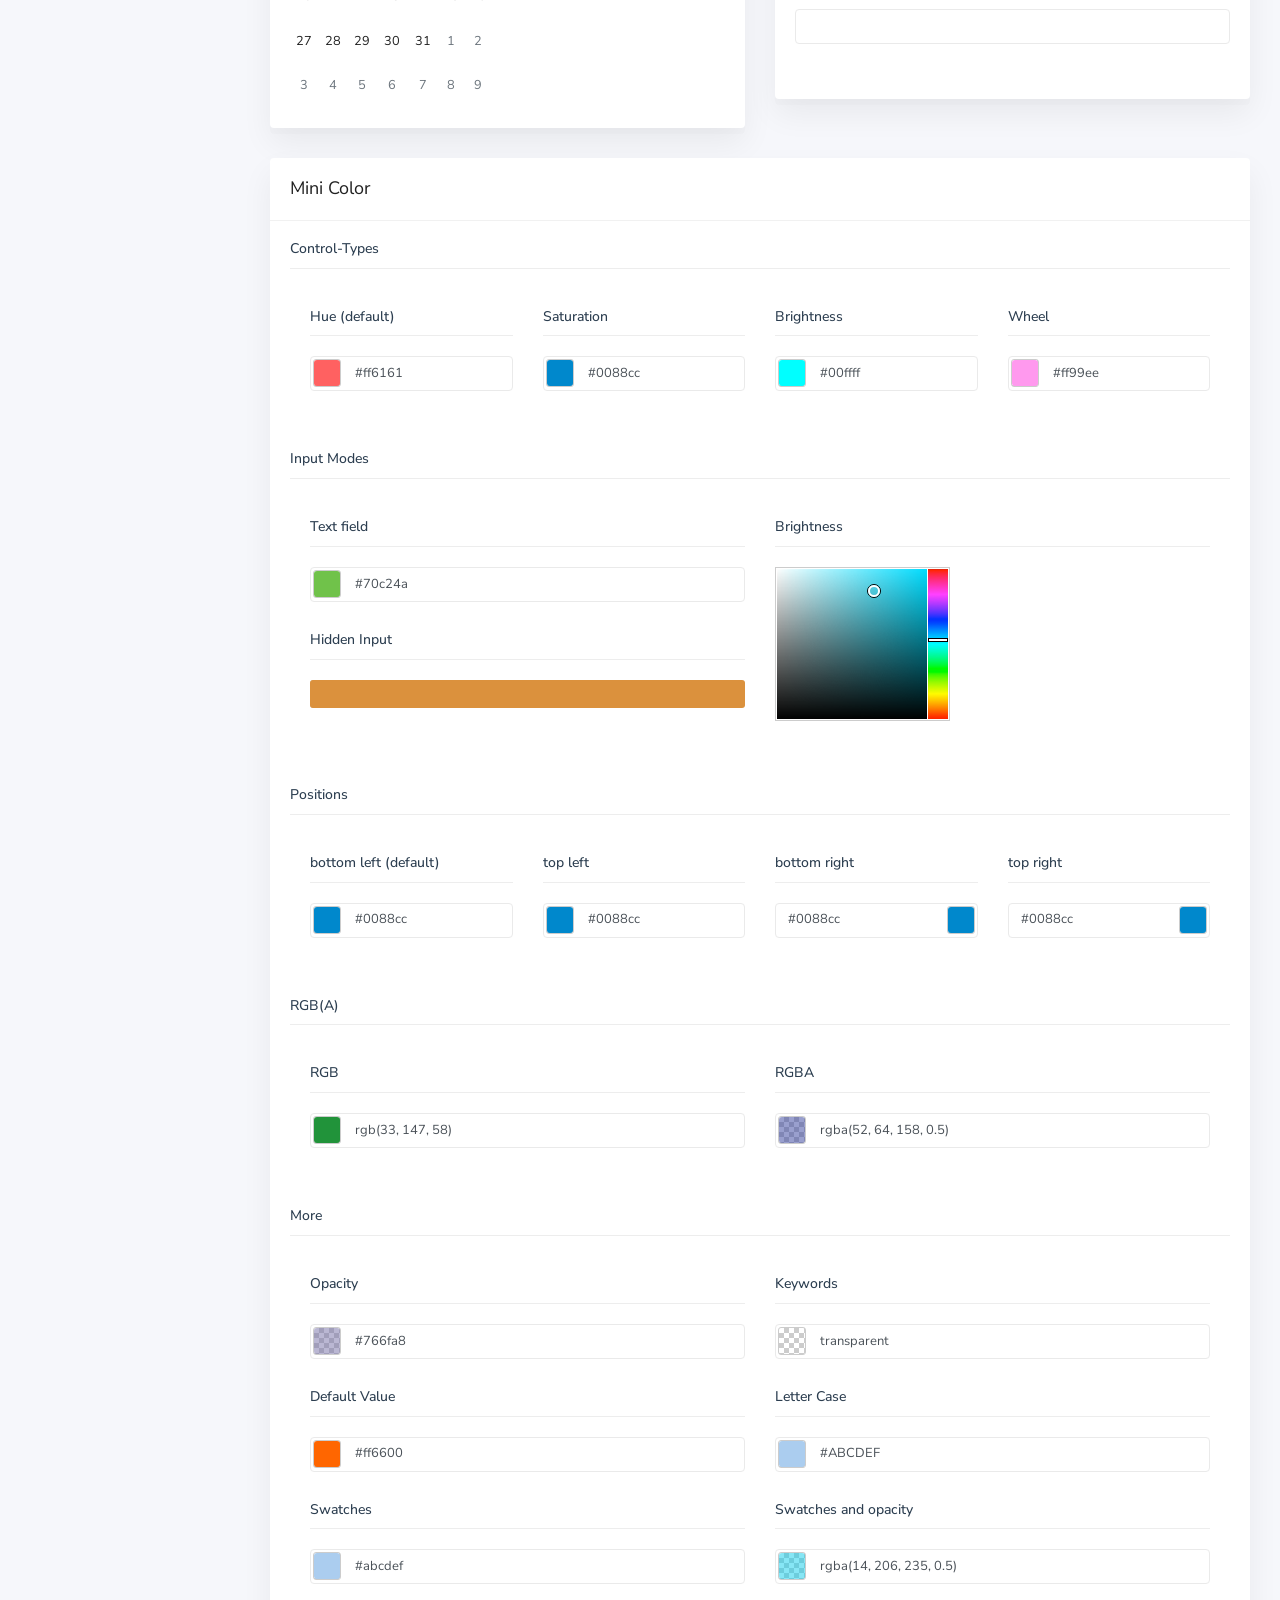
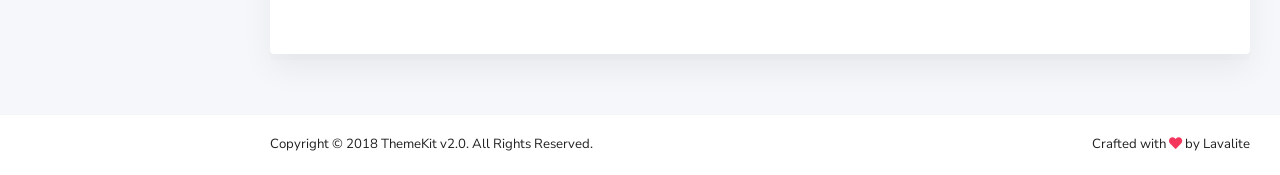
<file: public/template/pages/form-picker.html>
<!doctype html>
<html class="no-js" lang="en">
    <head>
        <meta charset="utf-8">
        <meta http-equiv="x-ua-compatible" content="ie=edge">
        <title>Form Picker | ThemeKit - Admin Template</title>
        <meta name="description" content="">
        <meta name="keywords" content="">
        <meta name="viewport" content="width=device-width, initial-scale=1">
        
        <link rel="icon" href="../favicon.ico" type="image/x-icon" />

        <link href="https://fonts.googleapis.com/css?family=Nunito+Sans:300,400,600,700,800" rel="stylesheet">
        
        <link rel="stylesheet" href="../plugins/bootstrap/dist/css/bootstrap.min.css">
        <link rel="stylesheet" href="../plugins/fontawesome-free/css/all.min.css">
        <link rel="stylesheet" href="../plugins/ionicons/dist/css/ionicons.min.css">
        <link rel="stylesheet" href="../plugins/icon-kit/dist/css/iconkit.min.css">
        <link rel="stylesheet" href="../plugins/perfect-scrollbar/css/perfect-scrollbar.css">
        <link rel="stylesheet" href="../plugins/tempusdominus-bootstrap-4/build/css/tempusdominus-bootstrap-4.min.css">
        <link rel="stylesheet" href="../plugins/jquery-minicolors/jquery.minicolors.css">
        <link rel="stylesheet" href="../plugins/datedropper/datedropper.min.css">
        <link rel="stylesheet" href="../dist/css/theme.min.css">
        <script src="../src/js/vendor/modernizr-2.8.3.min.js"></script>
    </head>

    <body>
        <!--[if lt IE 8]>
            <p class="browserupgrade">You are using an <strong>outdated</strong> browser. Please <a href="http://browsehappy.com/">upgrade your browser</a> to improve your experience.</p>
        <![endif]-->

        <div class="wrapper">
            <header class="header-top" header-theme="light">
                <div class="container-fluid">
                    <div class="d-flex justify-content-between">
                        <div class="top-menu d-flex align-items-center">
                            <button type="button" class="btn-icon mobile-nav-toggle d-lg-none"><span></span></button>
                            <div class="header-search">
                                <div class="input-group">
                                    <span class="input-group-addon search-close"><i class="ik ik-x"></i></span>
                                    <input type="text" class="form-control">
                                    <span class="input-group-addon search-btn"><i class="ik ik-search"></i></span>
                                </div>
                            </div>
                            <button type="button" id="navbar-fullscreen" class="nav-link"><i class="ik ik-maximize"></i></button>
                        </div>
                        <div class="top-menu d-flex align-items-center">
                            <div class="dropdown">
                                <a class="nav-link dropdown-toggle" href="#" id="notiDropdown" role="button" data-toggle="dropdown" aria-haspopup="true" aria-expanded="false"><i class="ik ik-bell"></i><span class="badge bg-danger">3</span></a>
                                <div class="dropdown-menu dropdown-menu-right notification-dropdown" aria-labelledby="notiDropdown">
                                    <h4 class="header">Notifications</h4>
                                    <div class="notifications-wrap">
                                        <a href="#" class="media">
                                            <span class="d-flex">
                                                <i class="ik ik-check"></i> 
                                            </span>
                                            <span class="media-body">
                                                <span class="heading-font-family media-heading">Invitation accepted</span> 
                                                <span class="media-content">Your have been Invited ...</span>
                                            </span>
                                        </a>
                                        <a href="#" class="media">
                                            <span class="d-flex">
                                                <img src="../img/users/1.jpg" class="rounded-circle" alt="">
                                            </span>
                                            <span class="media-body">
                                                <span class="heading-font-family media-heading">Steve Smith</span> 
                                                <span class="media-content">I slowly updated projects</span>
                                            </span>
                                        </a>
                                        <a href="#" class="media">
                                            <span class="d-flex">
                                                <i class="ik ik-calendar"></i> 
                                            </span>
                                            <span class="media-body">
                                                <span class="heading-font-family media-heading">To Do</span> 
                                                <span class="media-content">Meeting with Nathan on Friday 8 AM ...</span>
                                            </span>
                                        </a>
                                    </div>
                                    <div class="footer"><a href="javascript:void(0);">See all activity</a></div>
                                </div>
                            </div>
                            <button type="button" class="nav-link ml-10 right-sidebar-toggle"><i class="ik ik-message-square"></i><span class="badge bg-success">3</span></button>
                            <div class="dropdown">
                                <a class="nav-link dropdown-toggle" href="#" id="menuDropdown" role="button" data-toggle="dropdown" aria-haspopup="true" aria-expanded="false"><i class="ik ik-plus"></i></a>
                                <div class="dropdown-menu dropdown-menu-right menu-grid" aria-labelledby="menuDropdown">
                                    <a class="dropdown-item" href="#" data-toggle="tooltip" data-placement="top" title="Dashboard"><i class="ik ik-bar-chart-2"></i></a>
                                    <a class="dropdown-item" href="#" data-toggle="tooltip" data-placement="top" title="Message"><i class="ik ik-mail"></i></a>
                                    <a class="dropdown-item" href="#" data-toggle="tooltip" data-placement="top" title="Accounts"><i class="ik ik-users"></i></a>
                                    <a class="dropdown-item" href="#" data-toggle="tooltip" data-placement="top" title="Sales"><i class="ik ik-shopping-cart"></i></a>
                                    <a class="dropdown-item" href="#" data-toggle="tooltip" data-placement="top" title="Purchase"><i class="ik ik-briefcase"></i></a>
                                    <a class="dropdown-item" href="#" data-toggle="tooltip" data-placement="top" title="Pages"><i class="ik ik-clipboard"></i></a>
                                    <a class="dropdown-item" href="#" data-toggle="tooltip" data-placement="top" title="Chats"><i class="ik ik-message-square"></i></a>
                                    <a class="dropdown-item" href="#" data-toggle="tooltip" data-placement="top" title="Contacts"><i class="ik ik-map-pin"></i></a>
                                    <a class="dropdown-item" href="#" data-toggle="tooltip" data-placement="top" title="Blocks"><i class="ik ik-inbox"></i></a>
                                    <a class="dropdown-item" href="#" data-toggle="tooltip" data-placement="top" title="Events"><i class="ik ik-calendar"></i></a>
                                    <a class="dropdown-item" href="#" data-toggle="tooltip" data-placement="top" title="Notifications"><i class="ik ik-bell"></i></a>
                                    <a class="dropdown-item" href="#" data-toggle="tooltip" data-placement="top" title="More"><i class="ik ik-more-horizontal"></i></a>
                                </div>
                            </div>
                            <button type="button" class="nav-link ml-10" id="apps_modal_btn" data-toggle="modal" data-target="#appsModal"><i class="ik ik-grid"></i></button>
                            <div class="dropdown">
                                <a class="dropdown-toggle" href="#" id="userDropdown" role="button" data-toggle="dropdown" aria-haspopup="true" aria-expanded="false"><img class="avatar" src="../img/user.jpg" alt=""></a>
                                <div class="dropdown-menu dropdown-menu-right" aria-labelledby="userDropdown">
                                    <a class="dropdown-item" href="profile.html"><i class="ik ik-user dropdown-icon"></i> Profile</a>
                                    <a class="dropdown-item" href="#"><i class="ik ik-settings dropdown-icon"></i> Settings</a>
                                    <a class="dropdown-item" href="#"><span class="float-right"><span class="badge badge-primary">6</span></span><i class="ik ik-mail dropdown-icon"></i> Inbox</a>
                                    <a class="dropdown-item" href="#"><i class="ik ik-navigation dropdown-icon"></i> Message</a>
                                    <a class="dropdown-item" href="login.html"><i class="ik ik-power dropdown-icon"></i> Logout</a>
                                </div>
                            </div>

                        </div>
                    </div>
                </div>
            </header>

            <div class="page-wrap">
                <div class="app-sidebar colored">
                    <div class="sidebar-header">
                        <a class="header-brand" href="index.html">
                            <div class="logo-img">
                               <img src="../src/img/brand-white.svg" class="header-brand-img" alt="lavalite"> 
                            </div>
                            <span class="text">ThemeKit</span>
                        </a>
                        <button type="button" class="nav-toggle"><i data-toggle="expanded" class="ik ik-toggle-right toggle-icon"></i></button>
                        <button id="sidebarClose" class="nav-close"><i class="ik ik-x"></i></button>
                    </div>
                    
                    <div class="sidebar-content">
                        <div class="nav-container">
                            <nav id="main-menu-navigation" class="navigation-main">
                                <div class="nav-lavel">Navigation</div>
                                <div class="nav-item">
                                    <a href="../index.html"><i class="ik ik-bar-chart-2"></i><span>Dashboard</span></a>
                                </div>
                                <div class="nav-item">
                                    <a href="navbar.html"><i class="ik ik-menu"></i><span>Navigation</span> <span class="badge badge-success">New</span></a>
                                </div>
                                <div class="nav-item has-sub">
                                    <a href="javascript:void(0)"><i class="ik ik-layers"></i><span>Widgets</span> <span class="badge badge-danger">150+</span></a>
                                    <div class="submenu-content">
                                        <a href="widgets.html" class="menu-item">Basic</a>
                                        <a href="widget-statistic.html" class="menu-item">Statistic</a>
                                        <a href="widget-data.html" class="menu-item">Data</a>
                                        <a href="widget-chart.html" class="menu-item">Chart Widget</a>
                                    </div>
                                </div>
                                <div class="nav-lavel">UI Element</div>
                                <div class="nav-item has-sub">
                                    <a href="#"><i class="ik ik-box"></i><span>Basic</span></a>
                                    <div class="submenu-content">
                                        <a href="ui/alerts.html" class="menu-item">Alerts</a>
                                        <a href="ui/badges.html" class="menu-item">Badges</a>
                                        <a href="ui/buttons.html" class="menu-item">Buttons</a>
                                        <a href="ui/navigation.html" class="menu-item">Navigation</a>
                                    </div>
                                </div>
                                <div class="nav-item has-sub">
                                    <a href="#"><i class="ik ik-gitlab"></i><span>Advance</span> <span class="badge badge-success">New</span></a>
                                    <div class="submenu-content">
                                        <a href="ui/modals.html" class="menu-item">Modals</a>
                                        <a href="ui/notifications.html" class="menu-item">Notifications</a>
                                        <a href="ui/carousel.html" class="menu-item">Slider</a>
                                        <a href="ui/range-slider.html" class="menu-item">Range Slider</a>
                                        <a href="ui/rating.html" class="menu-item">Rating</a>
                                    </div>
                                </div>
                                <div class="nav-item has-sub">
                                    <a href="#"><i class="ik ik-package"></i><span>Extra</span></a>
                                    <div class="submenu-content">
                                        <a href="ui/session-timeout.html" class="menu-item">Session Timeout</a>
                                    </div>
                                </div>
                                <div class="nav-item">
                                    <a href="ui/icons.html"><i class="ik ik-command"></i><span>Icons</span></a>
                                </div>
                                <div class="nav-lavel">Forms</div>
                                <div class="nav-item has-sub">
                                    <a href="#"><i class="ik ik-edit"></i><span>Forms</span></a>
                                    <div class="submenu-content">
                                        <a href="form-components.html" class="menu-item">Components</a>
                                        <a href="form-addon.html" class="menu-item">Add-On</a>
                                        <a href="form-advance.html" class="menu-item">Advance</a>
                                    </div>
                                </div>
                                <div class="nav-item active">
                                    <a href="form-picker.html"><i class="ik ik-terminal"></i><span>Form Picker</span> <span class="badge badge-success">New</span></a>
                                </div>

                                <div class="nav-lavel">Tables</div>
                                <div class="nav-item">
                                    <a href="table-bootstrap.html"><i class="ik ik-credit-card"></i><span>Bootstrap Table</span></a>
                                </div>
                                <div class="nav-item">
                                    <a href="table-datatable.html"><i class="ik ik-inbox"></i><span>Data Table</span></a>
                                </div>

                                <div class="nav-lavel">Charts</div>
                                <div class="nav-item has-sub">
                                    <a href="#"><i class="ik ik-pie-chart"></i><span>Charts</span> <span class="badge badge-success">New</span></a>
                                    <div class="submenu-content">
                                        <a href="charts-chartist.html" class="menu-item">Chartist</a>
                                        <a href="charts-flot.html" class="menu-item">Flot</a>
                                        <a href="charts-knob.html" class="menu-item">Knob</a>
                                        <a href="charts-amcharts.html" class="menu-item">Amcharts</a>
                                    </div>
                                </div>

                                <div class="nav-lavel">Apps</div>
                                <div class="nav-item">
                                    <a href="calendar.html"><i class="ik ik-calendar"></i><span>Calendar</span></a>
                                </div>
                                <div class="nav-item">
                                    <a href="taskboard.html"><i class="ik ik-server"></i><span>Taskboard</span></a>
                                </div>

                                <div class="nav-lavel">Pages</div>

                                <div class="nav-item has-sub">
                                    <a href="#"><i class="ik ik-lock"></i><span>Authentication</span></a>
                                    <div class="submenu-content">
                                        <a href="login.html" class="menu-item">Login</a>
                                        <a href="register.html" class="menu-item">Register</a>
                                        <a href="forgot-password.html" class="menu-item">Forgot Password</a>
                                    </div>
                                </div>
                                <div class="nav-item has-sub">
                                    <a href="#"><i class="ik ik-file-text"></i><span>Other</span></a>
                                    <div class="submenu-content">
                                        <a href="profile.html" class="menu-item">Profile</a>
                                        <a href="invoice.html" class="menu-item">Invoice</a>
                                    </div>
                                </div>
                                <div class="nav-item">
                                    <a href="layouts.html"><i class="ik ik-layout"></i><span>Layouts</span><span class="badge badge-success">New</span></a>
                                </div>
                                <div class="nav-lavel">Other</div>
                                <div class="nav-item has-sub">
                                    <a href="javascript:void(0)"><i class="ik ik-list"></i><span>Menu Levels</span></a>
                                    <div class="submenu-content">
                                        <a href="javascript:void(0)" class="menu-item">Menu Level 2.1</a>
                                        <div class="nav-item has-sub">
                                            <a href="javascript:void(0)" class="menu-item">Menu Level 2.2</a>
                                            <div class="submenu-content">
                                                <a href="javascript:void(0)" class="menu-item">Menu Level 3.1</a>
                                            </div>
                                        </div>
                                        <a href="javascript:void(0)" class="menu-item">Menu Level 2.3</a>
                                    </div>
                                </div>
                                <div class="nav-item">
                                    <a href="javascript:void(0)" class="disabled"><i class="ik ik-slash"></i><span>Disabled Menu</span></a>
                                </div>
                                <div class="nav-item">
                                    <a href="javascript:void(0)"><i class="ik ik-award"></i><span>Sample Page</span></a>
                                </div>
                                <div class="nav-lavel">Support</div>
                                <div class="nav-item">
                                    <a href="javascript:void(0)"><i class="ik ik-monitor"></i><span>Documentation</span></a>
                                </div>
                                <div class="nav-item">
                                    <a href="javascript:void(0)"><i class="ik ik-help-circle"></i><span>Submit Issue</span></a>
                                </div>
                            </nav>
                        </div>
                    </div>
                </div>
                <div class="main-content">
                    <div class="container-fluid">
                        <div class="page-header">
                            <div class="row align-items-end">
                                <div class="col-lg-8">
                                    <div class="page-header-title">
                                        <i class="ik ik-terminal bg-blue"></i>
                                        <div class="d-inline">
                                            <h5>Form Picker</h5>
                                            <span>lorem ipsum dolor sit amet, consectetur adipisicing elit</span>
                                        </div>
                                    </div>
                                </div>
                                <div class="col-lg-4">
                                    <nav class="breadcrumb-container" aria-label="breadcrumb">
                                        <ol class="breadcrumb">
                                            <li class="breadcrumb-item">
                                                <a href="../index.html"><i class="ik ik-home"></i></a>
                                            </li>
                                            <li class="breadcrumb-item"><a href="#">Forms</a></li>
                                            <li class="breadcrumb-item active" aria-current="page">Form Picker</li>
                                        </ol>
                                    </nav>
                                </div>
                            </div>
                        </div>

                        <div class="row">
                            <div class="col-md-12">
                                <div class="card">
                                    <div class="card-header">
                                        <h3>Default Date-Picker</h3>
                                    </div>
                                    <div class="card-body">
                                        <div class="row">
                                            <div class="col-sm-12 col-xl-4 mb-30">
                                                <h4 class="sub-title">Date</h4>
                                                <p>Add type<code>&lt;input type="date"&gt;</code></p>
                                                <input class="form-control" type="date" />
                                            </div>
                                            <div class="col-sm-12 col-xl-4 mb-30">
                                                <h4 class="sub-title">Month</h4>
                                                <p>Add type<code>&lt;input type="month"&gt;</code></p>
                                                <input class="form-control" type="month" />
                                            </div>
                                            <div class="col-sm-12 col-xl-4 mb-30">
                                                <h4 class="sub-title">Week</h4>
                                                <p>Add type<code>&lt;input type="week"&gt;</code></p>
                                                <input class="form-control" type="week" />
                                            </div>
                                        </div>
                                        <div class="row">
                                            <div class="col-sm-12 col-xl-4 mb-30">
                                                <h4 class="sub-title">Date-time-local</h4>
                                                <p>Add type<code>&lt;input type="datetime-local"&gt;</code></p>
                                                <input class="form-control" type="datetime-local" />
                                            </div>
                                            <div class="col-sm-12 col-xl-4">
                                                <h4 class="sub-title">Time</h4>
                                                <p>Add type<code>&lt;input type="time"&gt;</code></p>
                                                <input class="form-control" type="time" />
                                            </div>
                                        </div>
                                    </div>
                                </div>
                                <div class="card">
                                    <div class="card-header">
                                        <h5>Date-Dropper</h5>
                                    </div>
                                    <div class="card-body">
                                        <div class="row">
                                            <div class="col-sm-12 col-xl-4 mb-30">
                                                <h4 class="sub-title">Default</h4>
                                                <p>Add <code>id="#dropper-default"</code></p>
                                                <input id="dropper-default" class="form-control" type="text" placeholder="Select your date" />
                                            </div>
                                            <div class="col-sm-12 col-xl-4 mb-30">
                                                <h4 class="sub-title">With Animation</h4>
                                                <p>Add <code>id="#dropper-animation"</code></p>
                                                <input id="dropper-animation" class="form-control" type="text" placeholder="Select your animation" />
                                            </div>
                                            <div class="col-sm-12 col-xl-4 mb-30">
                                                <h4 class="sub-title">Date format</h4>
                                                <p>Add <code>id="#dropper-format"</code></p>
                                                <input id="dropper-format" class="form-control" type="text" placeholder="Select your format" />
                                            </div>
                                        </div>
                                        <div class="row">
                                            <div class="col-sm-12 col-xl-4 mb-30">
                                                <h4 class="sub-title">Language Support</h4>
                                                <p>Add <code>id="#dropper-lang"</code></p>
                                                <input id="dropper-lang" class="form-control" type="text" placeholder="Language Support" />
                                            </div>
                                            <div class="col-sm-12 col-xl-4 mb-30">
                                                <h4 class="sub-title">Lock Support</h4>
                                                <p>Add <code>id="#dropper-lock"</code></p>
                                                <input id="dropper-lock" class="form-control" type="text" placeholder="Select your date" />
                                            </div>
                                            <div class="col-sm-12 col-xl-4 mb-30">
                                                <h4 class="sub-title">Max Year</h4>
                                                <p>Add <code>id="#dropper-max-year"</code></p>
                                                <input id="dropper-max-year" class="form-control" type="text" placeholder="Max Year 2020" />
                                            </div>
                                        </div>
                                        <div class="row">
                                            <div class="col-sm-12 col-xl-4 mb-30">
                                                <h4 class="sub-title">Min Year</h4>
                                                <p>Add <code>id="#dropper-min-year"</code></p>
                                                <input id="dropper-min-year" class="form-control" type="text" placeholder="Min Year 1990" />
                                            </div>
                                            <div class="col-sm-12 col-xl-4 mb-30">
                                                <h4 class="sub-title">Year-range</h4>
                                                <p>Add <code>id="#year-range"</code></p>
                                                <input id="year-range" class="form-control" type="text" placeholder="Select your date" />
                                            </div>
                                            <div class="col-sm-12 col-xl-4">
                                                <h4 class="sub-title">Custom Width</h4>
                                                <p>Add <code>id="#dropper-width"</code></p>
                                                <input id="dropper-width" class="form-control" type="text" placeholder="Select your date" />
                                            </div>
                                        </div>
                                    </div>
                                </div>

                            </div>
                        </div>


                        <div class="row">
                            <div class="col-md-6">
                                <div class="card">
                                    <div class="card-header"><h3>Inline Datetimepicker</h3></div>
                                    <div class="card-body">
                                        <div id="inlinedatetimepicker"></div>
                                    </div>
                                </div>
                            </div>
                            <div class="col-md-6">
                                <div class="card" style="min-height: 200px;">
                                    <div class="card-header"><h3>Dropdown Datepicker</h3></div>
                                    <div class="card-body">
                                        <form action="">
                                            <div class="form-group">
                                                <label for="date">Date</label>
                                                <input type="text" class="form-control datetimepicker-input" id="datepicker" data-toggle="datetimepicker" data-target="#datepicker">
                                            </div>
                                        </form>
                                    </div>
                                </div>
                                <div class="card" style="min-height: 200px;">
                                    <div class="card-header"><h3>Dropdown Timepicker</h3></div>
                                    <div class="card-body">
                                        <form action="">
                                            <div class="form-group">
                                                <label for="time">Time</label>
                                                <input type="text" class="form-control datetimepicker-input" id="timepicker" data-toggle="datetimepicker" data-target="#timepicker">
                                            </div>
                                        </form>
                                    </div>
                                </div>
                            </div>
                        </div>

                        <div class="row">
                            <div class="col-md-12">
                                <div class="card">
                                    <div class="card-header">
                                        <h3>Mini Color</h3>
                                    </div>
                                    <div class="card-body">
                                        <div class="row">
                                            <div class="col-sm-12">
                                                <h4 class="sub-title">Control-Types</h4>
                                                <div class="card-block inner-card-block">
                                                    <div class="row">
                                                        <div class="col-sm-3">
                                                          <h4 class="sub-title">Hue (default)</h4>
                                                          <input type="text" id="hue-demo" class="form-control demo" data-control="hue" value="#ff6161">
                                                        </div>
                                                        <div class="col-sm-3">
                                                          <h4 class="sub-title">Saturation</h4>
                                                          <input type="text" id="saturation-demo" class="form-control demo" data-control="saturation" value="#0088cc">
                                                        </div>
                                                        <div class="col-sm-3">
                                                          <h4 class="sub-title">Brightness</h4>
                                                          <input type="text" id="brightness-demo" class="form-control demo" data-control="brightness" value="#00ffff">
                                                        </div>
                                                        <div class="col-sm-3">
                                                          <h4 class="sub-title">Wheel</h4>
                                                          <input type="text" id="wheel-demo" class="form-control demo" data-control="wheel" value="#ff99ee">
                                                        </div>
                                                    </div>
                                                </div>
                                            </div>
                                        </div>
                                    </div>
                                    <div class="card-body">
                                        <div class="row">
                                            <div class="col-sm-12">
                                                <h4 class="sub-title">Input Modes</h4>
                                                <div class="card-block inner-card-block">
                                                    <div class="row">
                                                        <div class="col-sm-6">
                                                            <div class="row">
                                                                <div class="col-sm-12 mb-30">
                                                                  <h4 class="sub-title">Text field </h4>
                                                                  <input type="text" id="text-field" class="form-control demo" value="#70c24a">
                                                                </div>
                                                                <div class="col-sm-12">
                                                                  <h4 class="sub-title">Hidden Input</h4>
                                                                  <input type="hidden" id="hidden-input" class="demo" value="#db913d">
                                                                </div>
                                                            </div>
                                                        </div>
                                                        <div class="col-sm-6">
                                                            <h4 class="sub-title">Brightness</h4>
                                                            <input type="text" id="inline" class="form-control demo" data-inline="true" value="#4fc8db">
                                                        </div>
                                                    </div>
                                                </div>
                                            </div>
                                        </div>
                                    </div>
                                    <div class="card-body">
                                        <div class="row">
                                            <div class="col-sm-12">
                                            <h4 class="sub-title">Positions</h4>
                                                <div class="card-block inner-card-block">
                                                    <div class="row">
                                                        <div class="col-sm-3">
                                                          <h4 class="sub-title">bottom left (default)</h4>
                                                          <input type="text" id="position-bottom-left" class="form-control demo" data-position="bottom left" value="#0088cc">
                                                        </div>
                                                        <div class="col-sm-3">
                                                          <h4 class="sub-title">top left</h4>
                                                          <input type="text" id="position-top-left" class="form-control demo" data-position="top left" value="#0088cc">
                                                        </div>
                                                        <div class="col-sm-3">
                                                          <h4 class="sub-title">bottom right</h4>
                                                          <input type="text" id="position-bottom-right" class="form-control demo" data-position="bottom right" value="#0088cc">
                                                        </div>
                                                        <div class="col-sm-3">
                                                          <h4 class="sub-title">top right</h4>
                                                          <input type="text" id="position-top-right" class="form-control demo" data-position="top right" value="#0088cc">
                                                        </div>
                                                    </div>
                                                </div>
                                            </div>
                                        </div>
                                    </div>
                                    <div class="card-body">
                                        <div class="row">
                                            <div class="col-sm-12">
                                                <h4 class="sub-title">RGB(A)</h4>
                                                <div class="card-block inner-card-block">
                                                    <div class="row">
                                                        <div class="col-sm-6">
                                                          <h4 class="sub-title">RGB</h4>
                                                          <input type="text" id="rgb" class="form-control demo" data-format="rgb" value="rgb(33, 147, 58)">
                                                        </div>
                                                        <div class="col-sm-6">
                                                          <h4 class="sub-title">RGBA</h4>
                                                          <input type="text" id="rgba" class="form-control demo" data-format="rgb" data-opacity=".5" value="rgba(52, 64, 158, 0.5)">
                                                        </div>
                                                    </div>
                                                </div>
                                            </div>
                                        </div>
                                    </div>
                                    <div class="card-body">
                                        <div class="row">
                                            <div class="col-sm-12">
                                                <h4 class="sub-title">More</h4>
                                                <div class="card-block inner-card-block">
                                                    <div class="row mb-30">
                                                        <div class="col-sm-6">
                                                          <h4 class="sub-title">Opacity</h4>
                                                          <input type="text" id="opacity" class="form-control demo" data-opacity=".5" value="#766fa8">
                                                        </div>
                                                        <div class="col-sm-6">
                                                          <h4 class="sub-title">Keywords</h4>
                                                          <input type="text" id="keywords" class="form-control demo" data-keywords="transparent, initial, inherit" value="transparent">
                                                        </div>
                                                    </div>
                                                    <div class="row mb-30">
                                                        <div class="col-sm-6">
                                                          <h4 class="sub-title">Default Value</h4>
                                                          <input type="text" id="default-value" class="form-control demo" data-defaultValue="#ff6600">
                                                        </div>
                                                        <div class="col-sm-6">
                                                          <h4 class="sub-title">Letter Case</h4>
                                                          <input type="text" id="letter-case" class="form-control demo" data-letterCase="uppercase" value="#abcdef">
                                                        </div>
                                                    </div>
                                                    <div class="row mb-30">
                                                        <div class="col-sm-6">
                                                          <h4 class="sub-title">Swatches</h4>
                                                          <input type="text" id="swatches" class="form-control demo" data-swatches="#fff|#000|#f00|#0f0|#00f|#ff0|#0ff" value="#abcdef">
                                                        </div>
                                                        <div class="col-sm-6">
                                                          <h4 class="sub-title">Swatches and opacity</h4>
                                                          <input type="text" id="swatches-2" class="form-control demo" data-format="rgb" data-opacity="1" data-swatches="#fff|#000|#f00|#0f0|#00f|#ff0|rgba(0,0,255,0.5)" value="rgba(14, 206, 235, .5)">
                                                        </div>
                                                    </div>
                                                </div>
                                            </div>
                                        </div>
                                    </div>
                                </div>
                            </div>
                        </div>

                        
                    </div>
                </div>
                <aside class="right-sidebar">
                    <div class="sidebar-chat" data-plugin="chat-sidebar">
                        <div class="sidebar-chat-info">
                            <h6>Chat List</h6>
                            <form class="mr-t-10">
                                <div class="form-group">
                                    <input type="text" class="form-control" placeholder="Search for friends ..."> 
                                    <i class="ik ik-search"></i>
                                </div>
                            </form>
                        </div>
                        <div class="chat-list">
                            <div class="list-group row">
                                <a href="javascript:void(0)" class="list-group-item" data-chat-user="Gene Newman">
                                    <figure class="user--online">
                                        <img src="../img/users/1.jpg" class="rounded-circle" alt="">
                                    </figure><span><span class="name">Gene Newman</span>  <span class="username">@gene_newman</span> </span>
                                </a>
                                <a href="javascript:void(0)" class="list-group-item" data-chat-user="Billy Black">
                                    <figure class="user--online">
                                        <img src="../img/users/2.jpg" class="rounded-circle" alt="">
                                    </figure><span><span class="name">Billy Black</span>  <span class="username">@billyblack</span> </span>
                                </a>
                                <a href="javascript:void(0)" class="list-group-item" data-chat-user="Herbert Diaz">
                                    <figure class="user--online">
                                        <img src="../img/users/3.jpg" class="rounded-circle" alt="">
                                    </figure><span><span class="name">Herbert Diaz</span>  <span class="username">@herbert</span> </span>
                                </a>
                                <a href="javascript:void(0)" class="list-group-item" data-chat-user="Sylvia Harvey">
                                    <figure class="user--busy">
                                        <img src="../img/users/4.jpg" class="rounded-circle" alt="">
                                    </figure><span><span class="name">Sylvia Harvey</span>  <span class="username">@sylvia</span> </span>
                                </a>
                                <a href="javascript:void(0)" class="list-group-item active" data-chat-user="Marsha Hoffman">
                                    <figure class="user--busy">
                                        <img src="../img/users/5.jpg" class="rounded-circle" alt="">
                                    </figure><span><span class="name">Marsha Hoffman</span>  <span class="username">@m_hoffman</span> </span>
                                </a>
                                <a href="javascript:void(0)" class="list-group-item" data-chat-user="Mason Grant">
                                    <figure class="user--offline">
                                        <img src="../img/users/1.jpg" class="rounded-circle" alt="">
                                    </figure><span><span class="name">Mason Grant</span>  <span class="username">@masongrant</span> </span>
                                </a>
                                <a href="javascript:void(0)" class="list-group-item" data-chat-user="Shelly Sullivan">
                                    <figure class="user--offline">
                                        <img src="../img/users/2.jpg" class="rounded-circle" alt="">
                                    </figure><span><span class="name">Shelly Sullivan</span>  <span class="username">@shelly</span></span>
                                </a>
                            </div>
                        </div>
                    </div>
                </aside>

                <div class="chat-panel" hidden>
                    <div class="card">
                        <div class="card-header d-flex justify-content-between">
                            <a href="javascript:void(0);"><i class="ik ik-message-square text-success"></i></a>  
                            <span class="user-name">John Doe</span> 
                            <button type="button" class="close" aria-label="Close"><span aria-hidden="true">×</span></button>
                        </div>
                        <div class="card-body">
                            <div class="widget-chat-activity flex-1">
                                <div class="messages">
                                    <div class="message media reply">
                                        <figure class="user--online">
                                            <a href="#">
                                                <img src="../img/users/3.jpg" class="rounded-circle" alt="">
                                            </a>
                                        </figure>
                                        <div class="message-body media-body">
                                            <p>Epic Cheeseburgers come in all kind of styles.</p>
                                        </div>
                                    </div>
                                    <div class="message media">
                                        <figure class="user--online">
                                            <a href="#">
                                                <img src="../img/users/1.jpg" class="rounded-circle" alt="">
                                            </a>
                                        </figure>
                                        <div class="message-body media-body">
                                            <p>Cheeseburgers make your knees weak.</p>
                                        </div>
                                    </div>
                                    <div class="message media reply">
                                        <figure class="user--offline">
                                            <a href="#">
                                                <img src="../img/users/5.jpg" class="rounded-circle" alt="">
                                            </a>
                                        </figure>
                                        <div class="message-body media-body">
                                            <p>Cheeseburgers will never let you down.</p>
                                            <p>They'll also never run around or desert you.</p>
                                        </div>
                                    </div>
                                    <div class="message media">
                                        <figure class="user--online">
                                            <a href="#">
                                                <img src="../img/users/1.jpg" class="rounded-circle" alt="">
                                            </a>
                                        </figure>
                                        <div class="message-body media-body">
                                            <p>A great cheeseburger is a gastronomical event.</p>
                                        </div>
                                    </div>
                                    <div class="message media reply">
                                        <figure class="user--busy">
                                            <a href="#">
                                                <img src="../img/users/5.jpg" class="rounded-circle" alt="">
                                            </a>
                                        </figure>
                                        <div class="message-body media-body">
                                            <p>There's a cheesy incarnation waiting for you no matter what you palete preferences are.</p>
                                        </div>
                                    </div>
                                    <div class="message media">
                                        <figure class="user--online">
                                            <a href="#">
                                                <img src="../img/users/1.jpg" class="rounded-circle" alt="">
                                            </a>
                                        </figure>
                                        <div class="message-body media-body">
                                            <p>If you are a vegan, we are sorry for you loss.</p>
                                        </div>
                                    </div>
                                </div>
                            </div>
                        </div>
                        <form action="javascript:void(0)" class="card-footer" method="post">
                            <div class="d-flex justify-content-end">
                                <textarea class="border-0 flex-1" rows="1" placeholder="Type your message here"></textarea>
                                <button class="btn btn-icon" type="submit"><i class="ik ik-arrow-right text-success"></i></button>
                            </div>
                        </form>
                    </div>
                </div>
                <footer class="footer">
                    <div class="w-100 clearfix">
                        <span class="text-center text-sm-left d-md-inline-block">Copyright © 2018 ThemeKit v2.0. All Rights Reserved.</span>
                        <span class="float-none float-sm-right mt-1 mt-sm-0 text-center">Crafted with <i class="fa fa-heart text-danger"></i> by <a href="http://lavalite.org/" class="text-dark" target="_blank">Lavalite</a></span>
                    </div>
                </footer>
            </div>
        </div>
        
        
        

        <div class="modal fade apps-modal" id="appsModal" tabindex="-1" role="dialog" aria-labelledby="appsModalLabel" aria-hidden="true" data-backdrop="false">
            <button type="button" class="close" data-dismiss="modal" aria-label="Close"><i class="ik ik-x-circle"></i></button>
            <div class="modal-dialog modal-dialog-centered" role="document">
                <div class="modal-content">
                    <div class="quick-search">
                        <div class="container">
                            <div class="row">
                                <div class="col-md-4 ml-auto mr-auto">
                                    <div class="input-wrap">
                                        <input type="text" id="quick-search" class="form-control" placeholder="Search..." />
                                        <i class="ik ik-search"></i>
                                    </div>
                                </div>
                            </div>
                        </div>
                    </div>
                    <div class="modal-body d-flex align-items-center">
                        <div class="container">
                            <div class="apps-wrap">
                                <div class="app-item">
                                    <a href="#"><i class="ik ik-bar-chart-2"></i><span>Dashboard</span></a>
                                </div>
                                <div class="app-item">
                                    <a href="#"><i class="ik ik-mail"></i><span>Message</span></a>
                                </div>
                                <div class="app-item">
                                    <a href="#"><i class="ik ik-users"></i><span>Accounts</span></a>
                                </div>
                                <div class="app-item">
                                    <a href="#"><i class="ik ik-shopping-cart"></i><span>Sales</span></a>
                                </div>
                                <div class="app-item">
                                    <a href="#"><i class="ik ik-briefcase"></i><span>Purchase</span></a>
                                </div>
                                <div class="app-item">
                                    <a href="#"><i class="ik ik-server"></i><span>Menus</span></a>
                                </div>
                                <div class="app-item">
                                    <a href="#"><i class="ik ik-clipboard"></i><span>Pages</span></a>
                                </div>
                                <div class="app-item">
                                    <a href="#"><i class="ik ik-message-square"></i><span>Chats</span></a>
                                </div>
                                <div class="app-item">
                                    <a href="#"><i class="ik ik-map-pin"></i><span>Contacts</span></a>
                                </div>
                                <div class="app-item">
                                    <a href="#"><i class="ik ik-box"></i><span>Blocks</span></a>
                                </div>
                                <div class="app-item">
                                    <a href="#"><i class="ik ik-calendar"></i><span>Events</span></a>
                                </div>
                                <div class="app-item">
                                    <a href="#"><i class="ik ik-bell"></i><span>Notifications</span></a>
                                </div>
                                <div class="app-item">
                                    <a href="#"><i class="ik ik-pie-chart"></i><span>Reports</span></a>
                                </div>
                                <div class="app-item">
                                    <a href="#"><i class="ik ik-layers"></i><span>Tasks</span></a>
                                </div>
                                <div class="app-item">
                                    <a href="#"><i class="ik ik-edit"></i><span>Blogs</span></a>
                                </div>
                                <div class="app-item">
                                    <a href="#"><i class="ik ik-settings"></i><span>Settings</span></a>
                                </div>
                                <div class="app-item">
                                    <a href="#"><i class="ik ik-more-horizontal"></i><span>More</span></a>
                                </div>
                            </div>
                        </div>
                    </div>
                </div>
            </div>
        </div>
        
        <script src="https://code.jquery.com/jquery-3.3.1.min.js"></script>
        <script>window.jQuery || document.write('<script src="../src/js/vendor/jquery-3.3.1.min.js"><\/script>')</script>
        <script src="../plugins/popper.js/dist/umd/popper.min.js"></script>
        <script src="../plugins/bootstrap/dist/js/bootstrap.min.js"></script>
        <script src="../plugins/perfect-scrollbar/dist/perfect-scrollbar.min.js"></script>
        <script src="../plugins/moment/moment.js"></script>
        <script src="../plugins/tempusdominus-bootstrap-4/build/js/tempusdominus-bootstrap-4.min.js"></script>
        <script src="../plugins/jquery-minicolors/jquery.minicolors.min.js"></script>
        <script src="../plugins/datedropper/datedropper.min.js"></script>
        <script src="../dist/js/theme.min.js"></script>
        <script src="../js/form-picker.js"></script>
        <!-- Google Analytics: change UA-XXXXX-X to be your site's ID. -->
        <script>
            (function(b,o,i,l,e,r){b.GoogleAnalyticsObject=l;b[l]||(b[l]=
            function(){(b[l].q=b[l].q||[]).push(arguments)});b[l].l=+new Date;
            e=o.createElement(i);r=o.getElementsByTagName(i)[0];
            e.src='https://www.google-analytics.com/analytics.js';
            r.parentNode.insertBefore(e,r)}(window,document,'script','ga'));
            ga('create','UA-XXXXX-X','auto');ga('send','pageview');
        </script>
    </body>
</html>
</file>
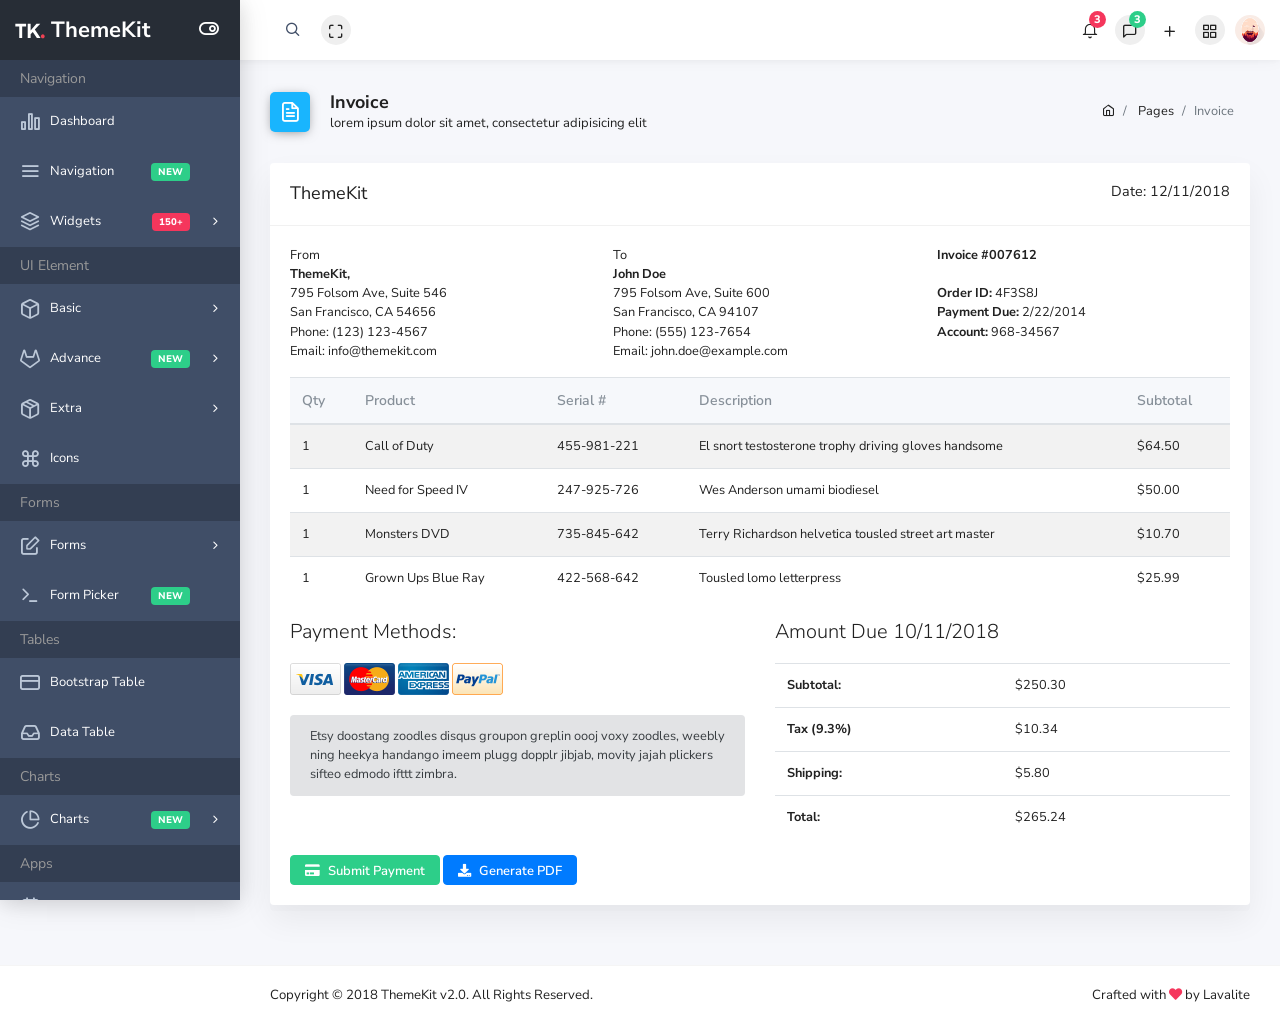
<file: public/template/pages/invoice.html>
<!doctype html>
<html class="no-js" lang="en">
    <head>
        <meta charset="utf-8">
        <meta http-equiv="x-ua-compatible" content="ie=edge">
        <title>Invoice | ThemeKit - Admin Template</title>
        <meta name="description" content="">
        <meta name="keywords" content="">
        <meta name="viewport" content="width=device-width, initial-scale=1">
        
        <link rel="icon" href="../favicon.ico" type="image/x-icon" />

        <link href="https://fonts.googleapis.com/css?family=Nunito+Sans:300,400,600,700,800" rel="stylesheet">
        
        <link rel="stylesheet" href="../plugins/bootstrap/dist/css/bootstrap.min.css">
        <link rel="stylesheet" href="../plugins/fontawesome-free/css/all.min.css">
        <link rel="stylesheet" href="../plugins/ionicons/dist/css/ionicons.min.css">
        <link rel="stylesheet" href="../plugins/icon-kit/dist/css/iconkit.min.css">
        <link rel="stylesheet" href="../plugins/perfect-scrollbar/css/perfect-scrollbar.css">
        <link rel="stylesheet" href="../dist/css/theme.min.css">
        <script src="../src/js/vendor/modernizr-2.8.3.min.js"></script>
    </head>

    <body>
        <!--[if lt IE 8]>
            <p class="browserupgrade">You are using an <strong>outdated</strong> browser. Please <a href="http://browsehappy.com/">upgrade your browser</a> to improve your experience.</p>
        <![endif]-->

        <div class="wrapper">
            <header class="header-top" header-theme="light">
                <div class="container-fluid">
                    <div class="d-flex justify-content-between">
                        <div class="top-menu d-flex align-items-center">
                            <button type="button" class="btn-icon mobile-nav-toggle d-lg-none"><span></span></button>
                            <div class="header-search">
                                <div class="input-group">
                                    <span class="input-group-addon search-close"><i class="ik ik-x"></i></span>
                                    <input type="text" class="form-control">
                                    <span class="input-group-addon search-btn"><i class="ik ik-search"></i></span>
                                </div>
                            </div>
                            <button type="button" id="navbar-fullscreen" class="nav-link"><i class="ik ik-maximize"></i></button>
                        </div>
                        <div class="top-menu d-flex align-items-center">
                            <div class="dropdown">
                                <a class="nav-link dropdown-toggle" href="#" id="notiDropdown" role="button" data-toggle="dropdown" aria-haspopup="true" aria-expanded="false"><i class="ik ik-bell"></i><span class="badge bg-danger">3</span></a>
                                <div class="dropdown-menu dropdown-menu-right notification-dropdown" aria-labelledby="notiDropdown">
                                    <h4 class="header">Notifications</h4>
                                    <div class="notifications-wrap">
                                        <a href="#" class="media">
                                            <span class="d-flex">
                                                <i class="ik ik-check"></i> 
                                            </span>
                                            <span class="media-body">
                                                <span class="heading-font-family media-heading">Invitation accepted</span> 
                                                <span class="media-content">Your have been Invited ...</span>
                                            </span>
                                        </a>
                                        <a href="#" class="media">
                                            <span class="d-flex">
                                                <img src="../img/users/1.jpg" class="rounded-circle" alt="">
                                            </span>
                                            <span class="media-body">
                                                <span class="heading-font-family media-heading">Steve Smith</span> 
                                                <span class="media-content">I slowly updated projects</span>
                                            </span>
                                        </a>
                                        <a href="#" class="media">
                                            <span class="d-flex">
                                                <i class="ik ik-calendar"></i> 
                                            </span>
                                            <span class="media-body">
                                                <span class="heading-font-family media-heading">To Do</span> 
                                                <span class="media-content">Meeting with Nathan on Friday 8 AM ...</span>
                                            </span>
                                        </a>
                                    </div>
                                    <div class="footer"><a href="javascript:void(0);">See all activity</a></div>
                                </div>
                            </div>
                            <button type="button" class="nav-link ml-10 right-sidebar-toggle"><i class="ik ik-message-square"></i><span class="badge bg-success">3</span></button>
                            <div class="dropdown">
                                <a class="nav-link dropdown-toggle" href="#" id="menuDropdown" role="button" data-toggle="dropdown" aria-haspopup="true" aria-expanded="false"><i class="ik ik-plus"></i></a>
                                <div class="dropdown-menu dropdown-menu-right menu-grid" aria-labelledby="menuDropdown">
                                    <a class="dropdown-item" href="#" data-toggle="tooltip" data-placement="top" title="Dashboard"><i class="ik ik-bar-chart-2"></i></a>
                                    <a class="dropdown-item" href="#" data-toggle="tooltip" data-placement="top" title="Message"><i class="ik ik-mail"></i></a>
                                    <a class="dropdown-item" href="#" data-toggle="tooltip" data-placement="top" title="Accounts"><i class="ik ik-users"></i></a>
                                    <a class="dropdown-item" href="#" data-toggle="tooltip" data-placement="top" title="Sales"><i class="ik ik-shopping-cart"></i></a>
                                    <a class="dropdown-item" href="#" data-toggle="tooltip" data-placement="top" title="Purchase"><i class="ik ik-briefcase"></i></a>
                                    <a class="dropdown-item" href="#" data-toggle="tooltip" data-placement="top" title="Pages"><i class="ik ik-clipboard"></i></a>
                                    <a class="dropdown-item" href="#" data-toggle="tooltip" data-placement="top" title="Chats"><i class="ik ik-message-square"></i></a>
                                    <a class="dropdown-item" href="#" data-toggle="tooltip" data-placement="top" title="Contacts"><i class="ik ik-map-pin"></i></a>
                                    <a class="dropdown-item" href="#" data-toggle="tooltip" data-placement="top" title="Blocks"><i class="ik ik-inbox"></i></a>
                                    <a class="dropdown-item" href="#" data-toggle="tooltip" data-placement="top" title="Events"><i class="ik ik-calendar"></i></a>
                                    <a class="dropdown-item" href="#" data-toggle="tooltip" data-placement="top" title="Notifications"><i class="ik ik-bell"></i></a>
                                    <a class="dropdown-item" href="#" data-toggle="tooltip" data-placement="top" title="More"><i class="ik ik-more-horizontal"></i></a>
                                </div>
                            </div>
                            <button type="button" class="nav-link ml-10" id="apps_modal_btn" data-toggle="modal" data-target="#appsModal"><i class="ik ik-grid"></i></button>
                            <div class="dropdown">
                                <a class="dropdown-toggle" href="#" id="userDropdown" role="button" data-toggle="dropdown" aria-haspopup="true" aria-expanded="false"><img class="avatar" src="../img/user.jpg" alt=""></a>
                                <div class="dropdown-menu dropdown-menu-right" aria-labelledby="userDropdown">
                                    <a class="dropdown-item" href="profile.html"><i class="ik ik-user dropdown-icon"></i> Profile</a>
                                    <a class="dropdown-item" href="#"><i class="ik ik-settings dropdown-icon"></i> Settings</a>
                                    <a class="dropdown-item" href="#"><span class="float-right"><span class="badge badge-primary">6</span></span><i class="ik ik-mail dropdown-icon"></i> Inbox</a>
                                    <a class="dropdown-item" href="#"><i class="ik ik-navigation dropdown-icon"></i> Message</a>
                                    <a class="dropdown-item" href="login.html"><i class="ik ik-power dropdown-icon"></i> Logout</a>
                                </div>
                            </div>

                        </div>
                    </div>
                </div>
            </header>

            <div class="page-wrap">
                <div class="app-sidebar colored">
                    <div class="sidebar-header">
                        <a class="header-brand" href="index.html">
                            <div class="logo-img">
                               <img src="../src/img/brand-white.svg" class="header-brand-img" alt="lavalite"> 
                            </div>
                            <span class="text">ThemeKit</span>
                        </a>
                        <button type="button" class="nav-toggle"><i data-toggle="expanded" class="ik ik-toggle-right toggle-icon"></i></button>
                        <button id="sidebarClose" class="nav-close"><i class="ik ik-x"></i></button>
                    </div>
                    
                    <div class="sidebar-content">
                        <div class="nav-container">
                            <nav id="main-menu-navigation" class="navigation-main">
                                <div class="nav-lavel">Navigation</div>
                                <div class="nav-item">
                                    <a href="../index.html"><i class="ik ik-bar-chart-2"></i><span>Dashboard</span></a>
                                </div>
                                <div class="nav-item">
                                    <a href="navbar.html"><i class="ik ik-menu"></i><span>Navigation</span> <span class="badge badge-success">New</span></a>
                                </div>
                                <div class="nav-item has-sub">
                                    <a href="javascript:void(0)"><i class="ik ik-layers"></i><span>Widgets</span> <span class="badge badge-danger">150+</span></a>
                                    <div class="submenu-content">
                                        <a href="widgets.html" class="menu-item">Basic</a>
                                        <a href="widget-statistic.html" class="menu-item">Statistic</a>
                                        <a href="widget-data.html" class="menu-item">Data</a>
                                        <a href="widget-chart.html" class="menu-item">Chart Widget</a>
                                    </div>
                                </div>
                                <div class="nav-lavel">UI Element</div>
                                <div class="nav-item has-sub">
                                    <a href="#"><i class="ik ik-box"></i><span>Basic</span></a>
                                    <div class="submenu-content">
                                        <a href="ui/alerts.html" class="menu-item">Alerts</a>
                                        <a href="ui/badges.html" class="menu-item">Badges</a>
                                        <a href="ui/buttons.html" class="menu-item">Buttons</a>
                                        <a href="ui/navigation.html" class="menu-item">Navigation</a>
                                    </div>
                                </div>
                                <div class="nav-item has-sub">
                                    <a href="#"><i class="ik ik-gitlab"></i><span>Advance</span> <span class="badge badge-success">New</span></a>
                                    <div class="submenu-content">
                                        <a href="ui/modals.html" class="menu-item">Modals</a>
                                        <a href="ui/notifications.html" class="menu-item">Notifications</a>
                                        <a href="ui/carousel.html" class="menu-item">Slider</a>
                                        <a href="ui/range-slider.html" class="menu-item">Range Slider</a>
                                        <a href="ui/rating.html" class="menu-item">Rating</a>
                                    </div>
                                </div>
                                <div class="nav-item has-sub">
                                    <a href="#"><i class="ik ik-package"></i><span>Extra</span></a>
                                    <div class="submenu-content">
                                        <a href="ui/session-timeout.html" class="menu-item">Session Timeout</a>
                                    </div>
                                </div>
                                <div class="nav-item">
                                    <a href="ui/icons.html"><i class="ik ik-command"></i><span>Icons</span></a>
                                </div>
                                <div class="nav-lavel">Forms</div>
                                <div class="nav-item has-sub">
                                    <a href="#"><i class="ik ik-edit"></i><span>Forms</span></a>
                                    <div class="submenu-content">
                                        <a href="form-components.html" class="menu-item">Components</a>
                                        <a href="form-addon.html" class="menu-item">Add-On</a>
                                        <a href="form-advance.html" class="menu-item">Advance</a>
                                    </div>
                                </div>
                                <div class="nav-item">
                                    <a href="form-picker.html"><i class="ik ik-terminal"></i><span>Form Picker</span> <span class="badge badge-success">New</span></a>
                                </div>

                                <div class="nav-lavel">Tables</div>
                                <div class="nav-item">
                                    <a href="table-bootstrap.html"><i class="ik ik-credit-card"></i><span>Bootstrap Table</span></a>
                                </div>
                                <div class="nav-item">
                                    <a href="table-datatable.html"><i class="ik ik-inbox"></i><span>Data Table</span></a>
                                </div>

                                <div class="nav-lavel">Charts</div>
                                <div class="nav-item has-sub">
                                    <a href="#"><i class="ik ik-pie-chart"></i><span>Charts</span> <span class="badge badge-success">New</span></a>
                                    <div class="submenu-content">
                                        <a href="charts-chartist.html" class="menu-item">Chartist</a>
                                        <a href="charts-flot.html" class="menu-item">Flot</a>
                                        <a href="charts-knob.html" class="menu-item">Knob</a>
                                        <a href="charts-amcharts.html" class="menu-item">Amcharts</a>
                                    </div>
                                </div>

                                <div class="nav-lavel">Apps</div>
                                <div class="nav-item">
                                    <a href="calendar.html"><i class="ik ik-calendar"></i><span>Calendar</span></a>
                                </div>
                                <div class="nav-item">
                                    <a href="taskboard.html"><i class="ik ik-server"></i><span>Taskboard</span></a>
                                </div>

                                <div class="nav-lavel">Pages</div>

                                <div class="nav-item has-sub">
                                    <a href="#"><i class="ik ik-lock"></i><span>Authentication</span></a>
                                    <div class="submenu-content">
                                        <a href="login.html" class="menu-item">Login</a>
                                        <a href="register.html" class="menu-item">Register</a>
                                        <a href="forgot-password.html" class="menu-item">Forgot Password</a>
                                    </div>
                                </div>
                                <div class="nav-item has-sub open active">
                                    <a href="#"><i class="ik ik-file-text"></i><span>Other</span></a>
                                    <div class="submenu-content">
                                        <a href="profile.html" class="menu-item">Profile</a>
                                        <a href="invoice.html" class="menu-item active">Invoice</a>
                                    </div>
                                </div>
                                <div class="nav-item">
                                    <a href="layouts.html"><i class="ik ik-layout"></i><span>Layouts</span><span class="badge badge-success">New</span></a>
                                </div>
                                <div class="nav-lavel">Other</div>
                                <div class="nav-item has-sub">
                                    <a href="javascript:void(0)"><i class="ik ik-list"></i><span>Menu Levels</span></a>
                                    <div class="submenu-content">
                                        <a href="javascript:void(0)" class="menu-item">Menu Level 2.1</a>
                                        <div class="nav-item has-sub">
                                            <a href="javascript:void(0)" class="menu-item">Menu Level 2.2</a>
                                            <div class="submenu-content">
                                                <a href="javascript:void(0)" class="menu-item">Menu Level 3.1</a>
                                            </div>
                                        </div>
                                        <a href="javascript:void(0)" class="menu-item">Menu Level 2.3</a>
                                    </div>
                                </div>
                                <div class="nav-item">
                                    <a href="javascript:void(0)" class="disabled"><i class="ik ik-slash"></i><span>Disabled Menu</span></a>
                                </div>
                                <div class="nav-item">
                                    <a href="javascript:void(0)"><i class="ik ik-award"></i><span>Sample Page</span></a>
                                </div>
                                <div class="nav-lavel">Support</div>
                                <div class="nav-item">
                                    <a href="javascript:void(0)"><i class="ik ik-monitor"></i><span>Documentation</span></a>
                                </div>
                                <div class="nav-item">
                                    <a href="javascript:void(0)"><i class="ik ik-help-circle"></i><span>Submit Issue</span></a>
                                </div>
                            </nav>
                        </div>
                    </div>
                </div>
                <div class="main-content">
                    <div class="container-fluid">
                        <div class="page-header">
                            <div class="row align-items-end">
                                <div class="col-lg-8">
                                    <div class="page-header-title">
                                        <i class="ik ik-file-text bg-blue"></i>
                                        <div class="d-inline">
                                            <h5>Invoice</h5>
                                            <span>lorem ipsum dolor sit amet, consectetur adipisicing elit</span>
                                        </div>
                                    </div>
                                </div>
                                <div class="col-lg-4">
                                    <nav class="breadcrumb-container" aria-label="breadcrumb">
                                        <ol class="breadcrumb">
                                            <li class="breadcrumb-item">
                                                <a href="../index.html"><i class="ik ik-home"></i></a>
                                            </li>
                                            <li class="breadcrumb-item">
                                                <a href="#">Pages</a>
                                            </li>
                                            <li class="breadcrumb-item active" aria-current="page">Invoice</li>
                                        </ol>
                                    </nav>
                                </div>
                            </div>
                        </div>

                        <div class="card">
                            <div class="card-header"><h3 class="d-block w-100">ThemeKit<small class="float-right">Date: 12/11/2018</small></h3></div>
                            <div class="card-body">
                                <div class="row invoice-info">
                                    <div class="col-sm-4 invoice-col">
                                        From
                                        <address>
                                            <strong>ThemeKit,</strong><br>795 Folsom Ave, Suite 546 <br>San Francisco, CA 54656 <br>Phone: (123) 123-4567<br>Email: info@themekit.com
                                        </address>
                                    </div>
                                    <div class="col-sm-4 invoice-col">
                                        To
                                        <address>
                                            <strong>John Doe</strong><br>795 Folsom Ave, Suite 600<br>San Francisco, CA 94107<br>Phone: (555) 123-7654<br>Email: john.doe@example.com
                                        </address>
                                    </div>
                                    <div class="col-sm-4 invoice-col">
                                        <b>Invoice #007612</b><br>
                                        <br>
                                        <b>Order ID:</b> 4F3S8J<br>
                                        <b>Payment Due:</b> 2/22/2014<br>
                                        <b>Account:</b> 968-34567
                                    </div>
                                </div>

                                <div class="row">
                                    <div class="col-12 table-responsive">
                                        <table class="table table-striped">
                                            <thead>
                                                <tr>
                                                    <th>Qty</th>
                                                    <th>Product</th>
                                                    <th>Serial #</th>
                                                    <th>Description</th>
                                                    <th>Subtotal</th>
                                                </tr>
                                            </thead>
                                            <tbody>
                                                <tr>
                                                    <td>1</td>
                                                    <td>Call of Duty</td>
                                                    <td>455-981-221</td>
                                                    <td>El snort testosterone trophy driving gloves handsome</td>
                                                    <td>$64.50</td>
                                                </tr>
                                                <tr>
                                                    <td>1</td>
                                                    <td>Need for Speed IV</td>
                                                    <td>247-925-726</td>
                                                    <td>Wes Anderson umami biodiesel</td>
                                                    <td>$50.00</td>
                                                </tr>
                                                <tr>
                                                    <td>1</td>
                                                    <td>Monsters DVD</td>
                                                    <td>735-845-642</td>
                                                    <td>Terry Richardson helvetica tousled street art master</td>
                                                    <td>$10.70</td>
                                                </tr>
                                                <tr>
                                                    <td>1</td>
                                                    <td>Grown Ups Blue Ray</td>
                                                    <td>422-568-642</td>
                                                    <td>Tousled lomo letterpress</td>
                                                    <td>$25.99</td>
                                                </tr>
                                            </tbody>
                                        </table>
                                    </div>
                                </div>

                                <div class="row">
                                    <div class="col-6">
                                        <p class="lead">Payment Methods:</p>
                                        <img src="../img/credit/visa.png" alt="Visa">
                                        <img src="../img/credit/mastercard.png" alt="Mastercard">
                                        <img src="../img/credit/american-express.png" alt="American Express">
                                        <img src="../img/credit/paypal2.png" alt="Paypal">
                                        
                                        <div class="alert alert-secondary mt-20">
                                          Etsy doostang zoodles disqus groupon greplin oooj voxy zoodles, weebly ning heekya handango imeem plugg dopplr jibjab, movity jajah plickers sifteo edmodo ifttt zimbra.
                                        </div>
                                    </div>
                                    <div class="col-6">
                                        <p class="lead">Amount Due 10/11/2018</p>
                                        <div class="table-responsive">
                                            <table class="table">
                                                <tr>
                                                    <th style="width:50%">Subtotal:</th>
                                                    <td>$250.30</td>
                                                </tr>
                                                <tr>
                                                    <th>Tax (9.3%)</th>
                                                    <td>$10.34</td>
                                                </tr>
                                                <tr>
                                                    <th>Shipping:</th>
                                                    <td>$5.80</td>
                                                </tr>
                                                <tr>
                                                    <th>Total:</th>
                                                    <td>$265.24</td>
                                                </tr>
                                            </table>
                                        </div>
                                    </div>
                                </div>
                                <div class="row no-print">
                                    <div class="col-12">
                                        <button type="button" class="btn btn-success pull-right"><i class="fa fa-credit-card"></i> Submit Payment</button>
                                        <button type="button" class="btn btn-primary pull-right" style="margin-right: 5px;"><i class="fa fa-download"></i> Generate PDF</button>
                                    </div>
                                </div>
                            </div>
                        </div>
                    </div>
                </div>
                <aside class="right-sidebar">
                    <div class="sidebar-chat" data-plugin="chat-sidebar">
                        <div class="sidebar-chat-info">
                            <h6>Chat List</h6>
                            <form class="mr-t-10">
                                <div class="form-group">
                                    <input type="text" class="form-control" placeholder="Search for friends ..."> 
                                    <i class="ik ik-search"></i>
                                </div>
                            </form>
                        </div>
                        <div class="chat-list">
                            <div class="list-group row">
                                <a href="javascript:void(0)" class="list-group-item" data-chat-user="Gene Newman">
                                    <figure class="user--online">
                                        <img src="../img/users/1.jpg" class="rounded-circle" alt="">
                                    </figure><span><span class="name">Gene Newman</span>  <span class="username">@gene_newman</span> </span>
                                </a>
                                <a href="javascript:void(0)" class="list-group-item" data-chat-user="Billy Black">
                                    <figure class="user--online">
                                        <img src="../img/users/2.jpg" class="rounded-circle" alt="">
                                    </figure><span><span class="name">Billy Black</span>  <span class="username">@billyblack</span> </span>
                                </a>
                                <a href="javascript:void(0)" class="list-group-item" data-chat-user="Herbert Diaz">
                                    <figure class="user--online">
                                        <img src="../img/users/3.jpg" class="rounded-circle" alt="">
                                    </figure><span><span class="name">Herbert Diaz</span>  <span class="username">@herbert</span> </span>
                                </a>
                                <a href="javascript:void(0)" class="list-group-item" data-chat-user="Sylvia Harvey">
                                    <figure class="user--busy">
                                        <img src="../img/users/4.jpg" class="rounded-circle" alt="">
                                    </figure><span><span class="name">Sylvia Harvey</span>  <span class="username">@sylvia</span> </span>
                                </a>
                                <a href="javascript:void(0)" class="list-group-item active" data-chat-user="Marsha Hoffman">
                                    <figure class="user--busy">
                                        <img src="../img/users/5.jpg" class="rounded-circle" alt="">
                                    </figure><span><span class="name">Marsha Hoffman</span>  <span class="username">@m_hoffman</span> </span>
                                </a>
                                <a href="javascript:void(0)" class="list-group-item" data-chat-user="Mason Grant">
                                    <figure class="user--offline">
                                        <img src="../img/users/1.jpg" class="rounded-circle" alt="">
                                    </figure><span><span class="name">Mason Grant</span>  <span class="username">@masongrant</span> </span>
                                </a>
                                <a href="javascript:void(0)" class="list-group-item" data-chat-user="Shelly Sullivan">
                                    <figure class="user--offline">
                                        <img src="../img/users/2.jpg" class="rounded-circle" alt="">
                                    </figure><span><span class="name">Shelly Sullivan</span>  <span class="username">@shelly</span></span>
                                </a>
                            </div>
                        </div>
                    </div>
                </aside>

                <div class="chat-panel" hidden>
                    <div class="card">
                        <div class="card-header d-flex justify-content-between">
                            <a href="javascript:void(0);"><i class="ik ik-message-square text-success"></i></a>  
                            <span class="user-name">John Doe</span> 
                            <button type="button" class="close" aria-label="Close"><span aria-hidden="true">×</span></button>
                        </div>
                        <div class="card-body">
                            <div class="widget-chat-activity flex-1">
                                <div class="messages">
                                    <div class="message media reply">
                                        <figure class="user--online">
                                            <a href="#">
                                                <img src="../img/users/3.jpg" class="rounded-circle" alt="">
                                            </a>
                                        </figure>
                                        <div class="message-body media-body">
                                            <p>Epic Cheeseburgers come in all kind of styles.</p>
                                        </div>
                                    </div>
                                    <div class="message media">
                                        <figure class="user--online">
                                            <a href="#">
                                                <img src="../img/users/1.jpg" class="rounded-circle" alt="">
                                            </a>
                                        </figure>
                                        <div class="message-body media-body">
                                            <p>Cheeseburgers make your knees weak.</p>
                                        </div>
                                    </div>
                                    <div class="message media reply">
                                        <figure class="user--offline">
                                            <a href="#">
                                                <img src="../img/users/5.jpg" class="rounded-circle" alt="">
                                            </a>
                                        </figure>
                                        <div class="message-body media-body">
                                            <p>Cheeseburgers will never let you down.</p>
                                            <p>They'll also never run around or desert you.</p>
                                        </div>
                                    </div>
                                    <div class="message media">
                                        <figure class="user--online">
                                            <a href="#">
                                                <img src="../img/users/1.jpg" class="rounded-circle" alt="">
                                            </a>
                                        </figure>
                                        <div class="message-body media-body">
                                            <p>A great cheeseburger is a gastronomical event.</p>
                                        </div>
                                    </div>
                                    <div class="message media reply">
                                        <figure class="user--busy">
                                            <a href="#">
                                                <img src="../img/users/5.jpg" class="rounded-circle" alt="">
                                            </a>
                                        </figure>
                                        <div class="message-body media-body">
                                            <p>There's a cheesy incarnation waiting for you no matter what you palete preferences are.</p>
                                        </div>
                                    </div>
                                    <div class="message media">
                                        <figure class="user--online">
                                            <a href="#">
                                                <img src="../img/users/1.jpg" class="rounded-circle" alt="">
                                            </a>
                                        </figure>
                                        <div class="message-body media-body">
                                            <p>If you are a vegan, we are sorry for you loss.</p>
                                        </div>
                                    </div>
                                </div>
                            </div>
                        </div>
                        <form action="javascript:void(0)" class="card-footer" method="post">
                            <div class="d-flex justify-content-end">
                                <textarea class="border-0 flex-1" rows="1" placeholder="Type your message here"></textarea>
                                <button class="btn btn-icon" type="submit"><i class="ik ik-arrow-right text-success"></i></button>
                            </div>
                        </form>
                    </div>
                </div>
                <footer class="footer">
                    <div class="w-100 clearfix">
                        <span class="text-center text-sm-left d-md-inline-block">Copyright © 2018 ThemeKit v2.0. All Rights Reserved.</span>
                        <span class="float-none float-sm-right mt-1 mt-sm-0 text-center">Crafted with <i class="fa fa-heart text-danger"></i> by <a href="http://lavalite.org/" class="text-dark" target="_blank">Lavalite</a></span>
                    </div>
                </footer>
            </div>
        </div>
        
        
        

        <div class="modal fade apps-modal" id="appsModal" tabindex="-1" role="dialog" aria-labelledby="appsModalLabel" aria-hidden="true" data-backdrop="false">
            <button type="button" class="close" data-dismiss="modal" aria-label="Close"><i class="ik ik-x-circle"></i></button>
            <div class="modal-dialog modal-dialog-centered" role="document">
                <div class="modal-content">
                    <div class="quick-search">
                        <div class="container">
                            <div class="row">
                                <div class="col-md-4 ml-auto mr-auto">
                                    <div class="input-wrap">
                                        <input type="text" id="quick-search" class="form-control" placeholder="Search..." />
                                        <i class="ik ik-search"></i>
                                    </div>
                                </div>
                            </div>
                        </div>
                    </div>
                    <div class="modal-body d-flex align-items-center">
                        <div class="container">
                            <div class="apps-wrap">
                                <div class="app-item">
                                    <a href="#"><i class="ik ik-bar-chart-2"></i><span>Dashboard</span></a>
                                </div>
                                <div class="app-item">
                                    <a href="#"><i class="ik ik-mail"></i><span>Message</span></a>
                                </div>
                                <div class="app-item">
                                    <a href="#"><i class="ik ik-users"></i><span>Accounts</span></a>
                                </div>
                                <div class="app-item">
                                    <a href="#"><i class="ik ik-shopping-cart"></i><span>Sales</span></a>
                                </div>
                                <div class="app-item">
                                    <a href="#"><i class="ik ik-briefcase"></i><span>Purchase</span></a>
                                </div>
                                <div class="app-item">
                                    <a href="#"><i class="ik ik-server"></i><span>Menus</span></a>
                                </div>
                                <div class="app-item">
                                    <a href="#"><i class="ik ik-clipboard"></i><span>Pages</span></a>
                                </div>
                                <div class="app-item">
                                    <a href="#"><i class="ik ik-message-square"></i><span>Chats</span></a>
                                </div>
                                <div class="app-item">
                                    <a href="#"><i class="ik ik-map-pin"></i><span>Contacts</span></a>
                                </div>
                                <div class="app-item">
                                    <a href="#"><i class="ik ik-box"></i><span>Blocks</span></a>
                                </div>
                                <div class="app-item">
                                    <a href="#"><i class="ik ik-calendar"></i><span>Events</span></a>
                                </div>
                                <div class="app-item">
                                    <a href="#"><i class="ik ik-bell"></i><span>Notifications</span></a>
                                </div>
                                <div class="app-item">
                                    <a href="#"><i class="ik ik-pie-chart"></i><span>Reports</span></a>
                                </div>
                                <div class="app-item">
                                    <a href="#"><i class="ik ik-layers"></i><span>Tasks</span></a>
                                </div>
                                <div class="app-item">
                                    <a href="#"><i class="ik ik-edit"></i><span>Blogs</span></a>
                                </div>
                                <div class="app-item">
                                    <a href="#"><i class="ik ik-settings"></i><span>Settings</span></a>
                                </div>
                                <div class="app-item">
                                    <a href="#"><i class="ik ik-more-horizontal"></i><span>More</span></a>
                                </div>
                            </div>
                        </div>
                    </div>
                </div>
            </div>
        </div>
        
        <script src="https://code.jquery.com/jquery-3.3.1.min.js"></script>
        <script>window.jQuery || document.write('<script src="../src/js/vendor/jquery-3.3.1.min.js"><\/script>')</script>
        <script src="../plugins/popper.js/dist/umd/popper.min.js"></script>
        <script src="../plugins/bootstrap/dist/js/bootstrap.min.js"></script>
        <script src="../plugins/perfect-scrollbar/dist/perfect-scrollbar.min.js"></script>
        <script src="../plugins/screenfull/dist/screenfull.js"></script>
        <script src="../dist/js/theme.min.js"></script>
        <!-- Google Analytics: change UA-XXXXX-X to be your site's ID. -->
        <script>
            (function(b,o,i,l,e,r){b.GoogleAnalyticsObject=l;b[l]||(b[l]=
            function(){(b[l].q=b[l].q||[]).push(arguments)});b[l].l=+new Date;
            e=o.createElement(i);r=o.getElementsByTagName(i)[0];
            e.src='https://www.google-analytics.com/analytics.js';
            r.parentNode.insertBefore(e,r)}(window,document,'script','ga'));
            ga('create','UA-XXXXX-X','auto');ga('send','pageview');
        </script>
    </body>
</html>
</file>
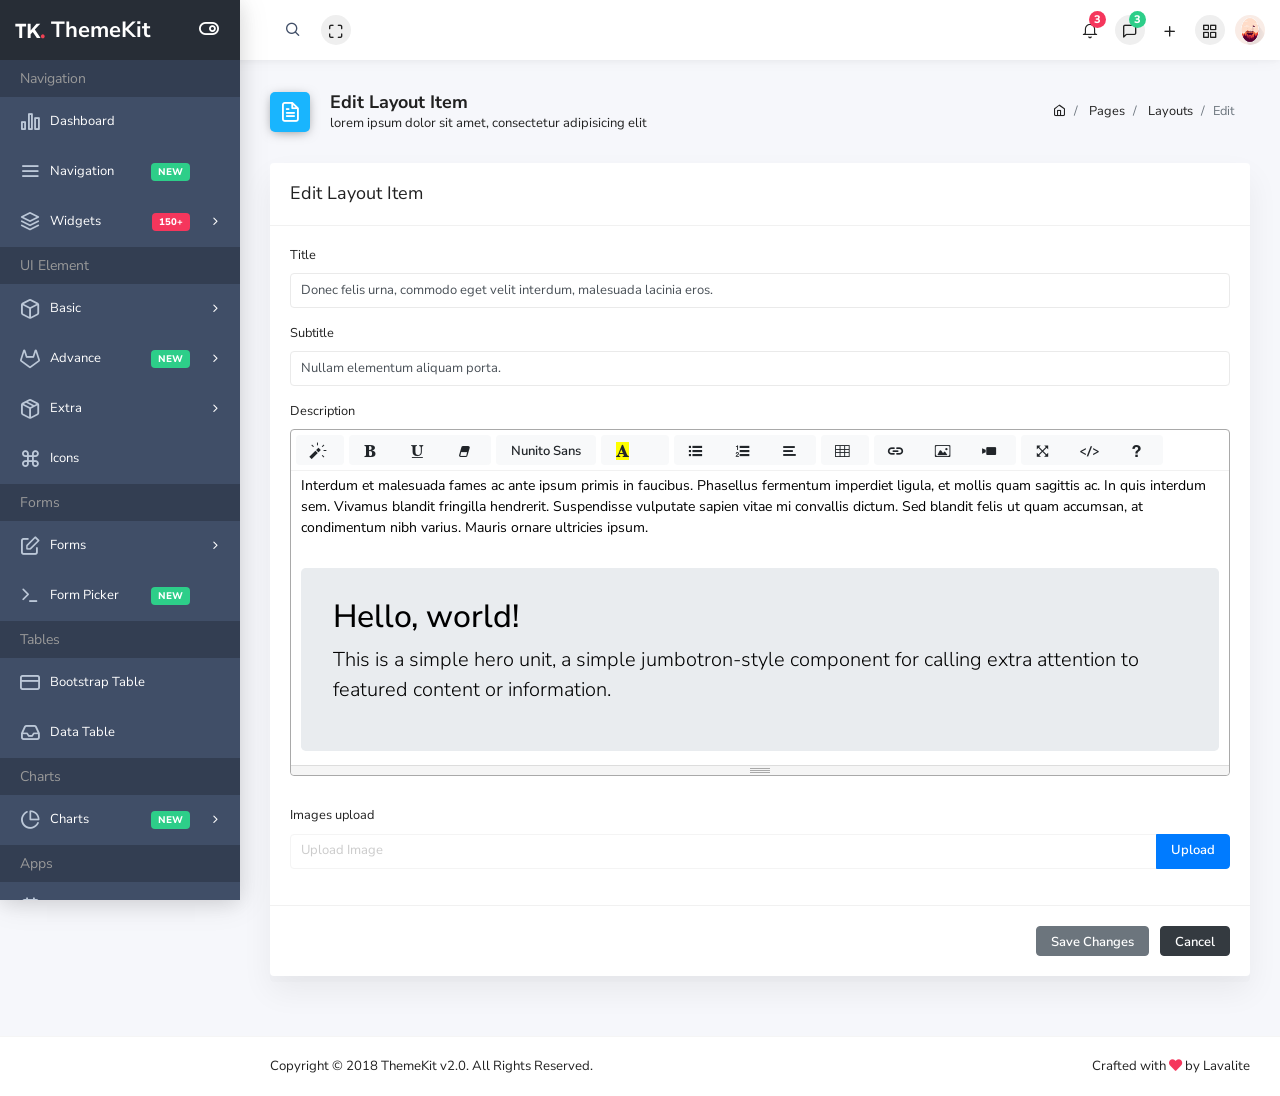
<file: public/template/pages/layout-edit-item.html>
<!doctype html>
<html class="no-js" lang="en">
    <head>
        <meta charset="utf-8">
        <meta http-equiv="x-ua-compatible" content="ie=edge">
        <title>Layouts | ThemeKit - Admin Template</title>
        <meta name="description" content="">
        <meta name="keywords" content="">
        <meta name="viewport" content="width=device-width, initial-scale=1">
        
        <link rel="icon" href="../favicon.ico" type="image/x-icon" />

        <link href="https://fonts.googleapis.com/css?family=Nunito+Sans:300,400,600,700,800" rel="stylesheet">
        
        <link rel="stylesheet" href="../plugins/bootstrap/dist/css/bootstrap.min.css">
        <link rel="stylesheet" href="../plugins/fontawesome-free/css/all.min.css">
        <link rel="stylesheet" href="../plugins/ionicons/dist/css/ionicons.min.css">
        <link rel="stylesheet" href="../plugins/icon-kit/dist/css/iconkit.min.css">
        <link rel="stylesheet" href="../plugins/perfect-scrollbar/css/perfect-scrollbar.css">
        <link rel="stylesheet" href="../plugins/summernote/dist/summernote-bs4.css">
        <link rel="stylesheet" href="../dist/css/theme.css">
        <script src="../src/js/vendor/modernizr-2.8.3.min.js"></script>
    </head>

    <body>
        <!--[if lt IE 8]>
            <p class="browserupgrade">You are using an <strong>outdated</strong> browser. Please <a href="http://browsehappy.com/">upgrade your browser</a> to improve your experience.</p>
        <![endif]-->

        <div class="wrapper">
            <header class="header-top" header-theme="light">
                <div class="container-fluid">
                    <div class="d-flex justify-content-between">
                        <div class="top-menu d-flex align-items-center">
                            <button type="button" class="btn-icon mobile-nav-toggle d-lg-none"><span></span></button>
                            <div class="header-search">
                                <div class="input-group">
                                    <span class="input-group-addon search-close"><i class="ik ik-x"></i></span>
                                    <input type="text" class="form-control">
                                    <span class="input-group-addon search-btn"><i class="ik ik-search"></i></span>
                                </div>
                            </div>
                            <button type="button" id="navbar-fullscreen" class="nav-link"><i class="ik ik-maximize"></i></button>
                        </div>
                        <div class="top-menu d-flex align-items-center">
                            <div class="dropdown">
                                <a class="nav-link dropdown-toggle" href="#" id="notiDropdown" role="button" data-toggle="dropdown" aria-haspopup="true" aria-expanded="false"><i class="ik ik-bell"></i><span class="badge bg-danger">3</span></a>
                                <div class="dropdown-menu dropdown-menu-right notification-dropdown" aria-labelledby="notiDropdown">
                                    <h4 class="header">Notifications</h4>
                                    <div class="notifications-wrap">
                                        <a href="#" class="media">
                                            <span class="d-flex">
                                                <i class="ik ik-check"></i> 
                                            </span>
                                            <span class="media-body">
                                                <span class="heading-font-family media-heading">Invitation accepted</span> 
                                                <span class="media-content">Your have been Invited ...</span>
                                            </span>
                                        </a>
                                        <a href="#" class="media">
                                            <span class="d-flex">
                                                <img src="../img/users/1.jpg" class="rounded-circle" alt="">
                                            </span>
                                            <span class="media-body">
                                                <span class="heading-font-family media-heading">Steve Smith</span> 
                                                <span class="media-content">I slowly updated projects</span>
                                            </span>
                                        </a>
                                        <a href="#" class="media">
                                            <span class="d-flex">
                                                <i class="ik ik-calendar"></i> 
                                            </span>
                                            <span class="media-body">
                                                <span class="heading-font-family media-heading">To Do</span> 
                                                <span class="media-content">Meeting with Nathan on Friday 8 AM ...</span>
                                            </span>
                                        </a>
                                    </div>
                                    <div class="footer"><a href="javascript:void(0);">See all activity</a></div>
                                </div>
                            </div>
                            <button type="button" class="nav-link ml-10 right-sidebar-toggle"><i class="ik ik-message-square"></i><span class="badge bg-success">3</span></button>
                            <div class="dropdown">
                                <a class="nav-link dropdown-toggle" href="#" id="menuDropdown" role="button" data-toggle="dropdown" aria-haspopup="true" aria-expanded="false"><i class="ik ik-plus"></i></a>
                                <div class="dropdown-menu dropdown-menu-right menu-grid" aria-labelledby="menuDropdown">
                                    <a class="dropdown-item" href="#" data-toggle="tooltip" data-placement="top" title="Dashboard"><i class="ik ik-bar-chart-2"></i></a>
                                    <a class="dropdown-item" href="#" data-toggle="tooltip" data-placement="top" title="Message"><i class="ik ik-mail"></i></a>
                                    <a class="dropdown-item" href="#" data-toggle="tooltip" data-placement="top" title="Accounts"><i class="ik ik-users"></i></a>
                                    <a class="dropdown-item" href="#" data-toggle="tooltip" data-placement="top" title="Sales"><i class="ik ik-shopping-cart"></i></a>
                                    <a class="dropdown-item" href="#" data-toggle="tooltip" data-placement="top" title="Purchase"><i class="ik ik-briefcase"></i></a>
                                    <a class="dropdown-item" href="#" data-toggle="tooltip" data-placement="top" title="Pages"><i class="ik ik-clipboard"></i></a>
                                    <a class="dropdown-item" href="#" data-toggle="tooltip" data-placement="top" title="Chats"><i class="ik ik-message-square"></i></a>
                                    <a class="dropdown-item" href="#" data-toggle="tooltip" data-placement="top" title="Contacts"><i class="ik ik-map-pin"></i></a>
                                    <a class="dropdown-item" href="#" data-toggle="tooltip" data-placement="top" title="Blocks"><i class="ik ik-inbox"></i></a>
                                    <a class="dropdown-item" href="#" data-toggle="tooltip" data-placement="top" title="Events"><i class="ik ik-calendar"></i></a>
                                    <a class="dropdown-item" href="#" data-toggle="tooltip" data-placement="top" title="Notifications"><i class="ik ik-bell"></i></a>
                                    <a class="dropdown-item" href="#" data-toggle="tooltip" data-placement="top" title="More"><i class="ik ik-more-horizontal"></i></a>
                                </div>
                            </div>
                            <button type="button" class="nav-link ml-10" id="apps_modal_btn" data-toggle="modal" data-target="#appsModal"><i class="ik ik-grid"></i></button>
                            <div class="dropdown">
                                <a class="dropdown-toggle" href="#" id="userDropdown" role="button" data-toggle="dropdown" aria-haspopup="true" aria-expanded="false"><img class="avatar" src="../img/user.jpg" alt=""></a>
                                <div class="dropdown-menu dropdown-menu-right" aria-labelledby="userDropdown">
                                    <a class="dropdown-item" href="profile.html"><i class="ik ik-user dropdown-icon"></i> Profile</a>
                                    <a class="dropdown-item" href="#"><i class="ik ik-settings dropdown-icon"></i> Settings</a>
                                    <a class="dropdown-item" href="#"><span class="float-right"><span class="badge badge-primary">6</span></span><i class="ik ik-mail dropdown-icon"></i> Inbox</a>
                                    <a class="dropdown-item" href="#"><i class="ik ik-navigation dropdown-icon"></i> Message</a>
                                    <a class="dropdown-item" href="login.html"><i class="ik ik-power dropdown-icon"></i> Logout</a>
                                </div>
                            </div>

                        </div>
                    </div>
                </div>
            </header>

            <div class="page-wrap">
                <div class="app-sidebar colored">
                    <div class="sidebar-header">
                        <a class="header-brand" href="../index.html">
                            <div class="logo-img">
                               <img src="../src/img/brand-white.svg" class="header-brand-img" alt="lavalite"> 
                            </div>
                            <span class="text">ThemeKit</span>
                        </a>
                        <button type="button" class="nav-toggle"><i data-toggle="expanded" class="ik ik-toggle-right toggle-icon"></i></button>
                        <button id="sidebarClose" class="nav-close"><i class="ik ik-x"></i></button>
                    </div>
                    
                    <div class="sidebar-content">
                        <div class="nav-container">
                            <nav id="main-menu-navigation" class="navigation-main">
                                <div class="nav-lavel">Navigation</div>
                                <div class="nav-item">
                                    <a href="../index.html"><i class="ik ik-bar-chart-2"></i><span>Dashboard</span></a>
                                </div>
                                <div class="nav-item">
                                    <a href="navbar.html"><i class="ik ik-menu"></i><span>Navigation</span> <span class="badge badge-success">New</span></a>
                                </div>
                                <div class="nav-item has-sub">
                                    <a href="javascript:void(0)"><i class="ik ik-layers"></i><span>Widgets</span> <span class="badge badge-danger">150+</span></a>
                                    <div class="submenu-content">
                                        <a href="widgets.html" class="menu-item">Basic</a>
                                        <a href="widget-statistic.html" class="menu-item">Statistic</a>
                                        <a href="widget-data.html" class="menu-item">Data</a>
                                        <a href="widget-chart.html" class="menu-item">Chart Widget</a>
                                    </div>
                                </div>
                                <div class="nav-lavel">UI Element</div>
                                <div class="nav-item has-sub">
                                    <a href="#"><i class="ik ik-box"></i><span>Basic</span></a>
                                    <div class="submenu-content">
                                        <a href="ui/alerts.html" class="menu-item">Alerts</a>
                                        <a href="ui/badges.html" class="menu-item">Badges</a>
                                        <a href="ui/buttons.html" class="menu-item">Buttons</a>
                                        <a href="ui/navigation.html" class="menu-item">Navigation</a>
                                    </div>
                                </div>
                                <div class="nav-item has-sub">
                                    <a href="#"><i class="ik ik-gitlab"></i><span>Advance</span> <span class="badge badge-success">New</span></a>
                                    <div class="submenu-content">
                                        <a href="ui/modals.html" class="menu-item">Modals</a>
                                        <a href="ui/notifications.html" class="menu-item">Notifications</a>
                                        <a href="ui/carousel.html" class="menu-item">Slider</a>
                                        <a href="ui/range-slider.html" class="menu-item">Range Slider</a>
                                        <a href="ui/rating.html" class="menu-item">Rating</a>
                                    </div>
                                </div>
                                <div class="nav-item has-sub">
                                    <a href="#"><i class="ik ik-package"></i><span>Extra</span></a>
                                    <div class="submenu-content">
                                        <a href="ui/session-timeout.html" class="menu-item">Session Timeout</a>
                                    </div>
                                </div>
                                <div class="nav-item">
                                    <a href="ui/icons.html"><i class="ik ik-command"></i><span>Icons</span></a>
                                </div>
                                <div class="nav-lavel">Forms</div>
                                <div class="nav-item has-sub">
                                    <a href="#"><i class="ik ik-edit"></i><span>Forms</span></a>
                                    <div class="submenu-content">
                                        <a href="form-components.html" class="menu-item">Components</a>
                                        <a href="form-addon.html" class="menu-item">Add-On</a>
                                        <a href="form-advance.html" class="menu-item">Advance</a>
                                    </div>
                                </div>
                                <div class="nav-item">
                                    <a href="form-picker.html"><i class="ik ik-terminal"></i><span>Form Picker</span> <span class="badge badge-success">New</span></a>
                                </div>

                                <div class="nav-lavel">Tables</div>
                                <div class="nav-item">
                                    <a href="table-bootstrap.html"><i class="ik ik-credit-card"></i><span>Bootstrap Table</span></a>
                                </div>
                                <div class="nav-item">
                                    <a href="table-datatable.html"><i class="ik ik-inbox"></i><span>Data Table</span></a>
                                </div>

                                <div class="nav-lavel">Charts</div>
                                <div class="nav-item has-sub">
                                    <a href="#"><i class="ik ik-pie-chart"></i><span>Charts</span> <span class="badge badge-success">New</span></a>
                                    <div class="submenu-content">
                                        <a href="charts-chartist.html" class="menu-item">Chartist</a>
                                        <a href="charts-flot.html" class="menu-item">Flot</a>
                                        <a href="charts-knob.html" class="menu-item">Knob</a>
                                        <a href="charts-amcharts.html" class="menu-item">Amcharts</a>
                                    </div>
                                </div>

                                <div class="nav-lavel">Apps</div>
                                <div class="nav-item">
                                    <a href="calendar.html"><i class="ik ik-calendar"></i><span>Calendar</span></a>
                                </div>
                                <div class="nav-item">
                                    <a href="taskboard.html"><i class="ik ik-server"></i><span>Taskboard</span></a>
                                </div>

                                <div class="nav-lavel">Pages</div>

                                <div class="nav-item has-sub">
                                    <a href="#"><i class="ik ik-lock"></i><span>Authentication</span></a>
                                    <div class="submenu-content">
                                        <a href="login.html" class="menu-item">Login</a>
                                        <a href="register.html" class="menu-item">Register</a>
                                        <a href="forgot-password.html" class="menu-item">Forgot Password</a>
                                    </div>
                                </div>
                                <div class="nav-item has-sub">
                                    <a href="#"><i class="ik ik-file-text"></i><span>Other</span></a>
                                    <div class="submenu-content">
                                        <a href="profile.html" class="menu-item">Profile</a>
                                        <a href="invoice.html" class="menu-item">Invoice</a>
                                    </div>
                                </div>
                                <div class="nav-item active">
                                    <a href="layouts.html"><i class="ik ik-layout"></i><span>Layouts</span><span class="badge badge-success">New</span></a>
                                </div>
                                <div class="nav-lavel">Other</div>
                                <div class="nav-item has-sub">
                                    <a href="javascript:void(0)"><i class="ik ik-list"></i><span>Menu Levels</span></a>
                                    <div class="submenu-content">
                                        <a href="javascript:void(0)" class="menu-item">Menu Level 2.1</a>
                                        <div class="nav-item has-sub">
                                            <a href="javascript:void(0)" class="menu-item">Menu Level 2.2</a>
                                            <div class="submenu-content">
                                                <a href="javascript:void(0)" class="menu-item">Menu Level 3.1</a>
                                            </div>
                                        </div>
                                        <a href="javascript:void(0)" class="menu-item">Menu Level 2.3</a>
                                    </div>
                                </div>
                                <div class="nav-item">
                                    <a href="javascript:void(0)" class="disabled"><i class="ik ik-slash"></i><span>Disabled Menu</span></a>
                                </div>
                                <div class="nav-item">
                                    <a href="javascript:void(0)"><i class="ik ik-award"></i><span>Sample Page</span></a>
                                </div>
                                <div class="nav-lavel">Support</div>
                                <div class="nav-item">
                                    <a href="javascript:void(0)"><i class="ik ik-monitor"></i><span>Documentation</span></a>
                                </div>
                                <div class="nav-item">
                                    <a href="javascript:void(0)"><i class="ik ik-help-circle"></i><span>Submit Issue</span></a>
                                </div>
                            </nav>
                        </div>
                    </div>
                </div>
                <div class="main-content">
                    <div class="container-fluid">
                        <div class="page-header">
                            <div class="row align-items-end">
                                <div class="col-lg-8">
                                    <div class="page-header-title">
                                        <i class="ik ik-file-text bg-blue"></i>
                                        <div class="d-inline">
                                            <h5>Edit Layout Item</h5>
                                            <span>lorem ipsum dolor sit amet, consectetur adipisicing elit</span>
                                        </div>
                                    </div>
                                </div>
                                <div class="col-lg-4">
                                    <nav class="breadcrumb-container" aria-label="breadcrumb">
                                        <ol class="breadcrumb">
                                            <li class="breadcrumb-item">
                                                <a href="../index.html"><i class="ik ik-home"></i></a>
                                            </li>
                                            <li class="breadcrumb-item">
                                                <a href="#">Pages</a>
                                            </li>
                                            <li class="breadcrumb-item">
                                                <a href="#">Layouts</a>
                                            </li>
                                            <li class="breadcrumb-item active" aria-current="page">Edit</li>
                                        </ol>
                                    </nav>
                                </div>
                            </div>
                        </div>
                        <div class="row">
                            <div class="col-md-12">
                                <div class="card">
                                    <div class="card-header"><h3>Edit Layout Item</h3></div>
                                    <div class="card-body">
                                        <form class="forms-sample">
                                            <div class="form-group">
                                                <label for="exampleInputTitle">Title</label>
                                                <input type="text" class="form-control" id="exampleInputTitle" placeholder="Name" value="Donec felis urna, commodo eget velit interdum, malesuada lacinia eros.">
                                            </div>
                                            <div class="form-group">
                                                <label for="exampleInputSubtitle">Subtitle</label>
                                                <input type="text" class="form-control" id="exampleInputSubtitle" placeholder="Name" value="Nullam elementum aliquam porta.">
                                            </div>
                                            <div class="form-group">
                                                <label for="exampleInputPassword4">Description</label>
                                                <textarea class="form-control html-editor" rows="10">
                                                    <p>Interdum et malesuada fames ac ante ipsum primis in faucibus. Phasellus fermentum imperdiet ligula, et mollis quam sagittis ac. In quis interdum sem. Vivamus blandit fringilla hendrerit. Suspendisse vulputate sapien vitae mi convallis dictum. Sed blandit felis ut quam accumsan, at condimentum nibh varius. Mauris ornare ultricies ipsum.</p>
                                                    <div class="jumbotron pt-30 pb-30 mt-30">
                                                        <h2 class="mt-0">Hello, world!</h2>
                                                        <p class="lead">This is a simple hero unit, a simple jumbotron-style component for calling extra attention to featured content or information.</p>
                                                    </div>
                                                    <p>Praesent eleifend ac felis dignissim mattis. Suspendisse eget congue enim, ac fermentum risus. Donec eget risus lacus. Nullam nec lectus quis tortor ultrices consectetur. Etiam dui erat, tristique vel quam a, maximus porttitor enim. Ut molestie turpis in est iaculis, ut congue massa porta.</p>
                                                </textarea>
                                            </div>
                                            
                                            <div class="form-group">
                                                <label>Images upload</label>
                                                <input type="file" name="img[]" class="file-upload-default">
                                                <div class="input-group col-xs-12">
                                                    <input type="text" class="form-control file-upload-info" disabled placeholder="Upload Image">
                                                    <span class="input-group-append">
                                                    <button class="file-upload-browse btn btn-primary" type="button">Upload</button>
                                                    </span>
                                                </div>
                                            </div>
                                            
                                        </form>
                                    </div>
                                    <div class="card-footer text-right">
                                        <button type="submit" class="btn btn-secondary mr-2">Save Changes</button>
                                        <button class="btn btn-dark">Cancel</button>
                                    </div>
                                </div>

                            </div>
                        </div>
                    </div>
                </div>
                <aside class="right-sidebar">
                    <div class="sidebar-chat" data-plugin="chat-sidebar">
                        <div class="sidebar-chat-info">
                            <h6>Chat List</h6>
                            <form class="mr-t-10">
                                <div class="form-group">
                                    <input type="text" class="form-control" placeholder="Search for friends ..."> 
                                    <i class="ik ik-search"></i>
                                </div>
                            </form>
                        </div>
                        <div class="chat-list">
                            <div class="list-group row">
                                <a href="javascript:void(0)" class="list-group-item" data-chat-user="Gene Newman">
                                    <figure class="user--online">
                                        <img src="../img/users/1.jpg" class="rounded-circle" alt="">
                                    </figure><span><span class="name">Gene Newman</span>  <span class="username">@gene_newman</span> </span>
                                </a>
                                <a href="javascript:void(0)" class="list-group-item" data-chat-user="Billy Black">
                                    <figure class="user--online">
                                        <img src="../img/users/2.jpg" class="rounded-circle" alt="">
                                    </figure><span><span class="name">Billy Black</span>  <span class="username">@billyblack</span> </span>
                                </a>
                                <a href="javascript:void(0)" class="list-group-item" data-chat-user="Herbert Diaz">
                                    <figure class="user--online">
                                        <img src="../img/users/3.jpg" class="rounded-circle" alt="">
                                    </figure><span><span class="name">Herbert Diaz</span>  <span class="username">@herbert</span> </span>
                                </a>
                                <a href="javascript:void(0)" class="list-group-item" data-chat-user="Sylvia Harvey">
                                    <figure class="user--busy">
                                        <img src="../img/users/4.jpg" class="rounded-circle" alt="">
                                    </figure><span><span class="name">Sylvia Harvey</span>  <span class="username">@sylvia</span> </span>
                                </a>
                                <a href="javascript:void(0)" class="list-group-item active" data-chat-user="Marsha Hoffman">
                                    <figure class="user--busy">
                                        <img src="../img/users/5.jpg" class="rounded-circle" alt="">
                                    </figure><span><span class="name">Marsha Hoffman</span>  <span class="username">@m_hoffman</span> </span>
                                </a>
                                <a href="javascript:void(0)" class="list-group-item" data-chat-user="Mason Grant">
                                    <figure class="user--offline">
                                        <img src="../img/users/1.jpg" class="rounded-circle" alt="">
                                    </figure><span><span class="name">Mason Grant</span>  <span class="username">@masongrant</span> </span>
                                </a>
                                <a href="javascript:void(0)" class="list-group-item" data-chat-user="Shelly Sullivan">
                                    <figure class="user--offline">
                                        <img src="../img/users/2.jpg" class="rounded-circle" alt="">
                                    </figure><span><span class="name">Shelly Sullivan</span>  <span class="username">@shelly</span></span>
                                </a>
                            </div>
                        </div>
                    </div>
                </aside>

                <div class="chat-panel" hidden>
                    <div class="card">
                        <div class="card-header d-flex justify-content-between">
                            <a href="javascript:void(0);"><i class="ik ik-message-square text-success"></i></a>  
                            <span class="user-name">John Doe</span> 
                            <button type="button" class="close" aria-label="Close"><span aria-hidden="true">×</span></button>
                        </div>
                        <div class="card-body">
                            <div class="widget-chat-activity flex-1">
                                <div class="messages">
                                    <div class="message media reply">
                                        <figure class="user--online">
                                            <a href="#">
                                                <img src="../img/users/3.jpg" class="rounded-circle" alt="">
                                            </a>
                                        </figure>
                                        <div class="message-body media-body">
                                            <p>Epic Cheeseburgers come in all kind of styles.</p>
                                        </div>
                                    </div>
                                    <div class="message media">
                                        <figure class="user--online">
                                            <a href="#">
                                                <img src="../img/users/1.jpg" class="rounded-circle" alt="">
                                            </a>
                                        </figure>
                                        <div class="message-body media-body">
                                            <p>Cheeseburgers make your knees weak.</p>
                                        </div>
                                    </div>
                                    <div class="message media reply">
                                        <figure class="user--offline">
                                            <a href="#">
                                                <img src="../img/users/5.jpg" class="rounded-circle" alt="">
                                            </a>
                                        </figure>
                                        <div class="message-body media-body">
                                            <p>Cheeseburgers will never let you down.</p>
                                            <p>They'll also never run around or desert you.</p>
                                        </div>
                                    </div>
                                    <div class="message media">
                                        <figure class="user--online">
                                            <a href="#">
                                                <img src="../img/users/1.jpg" class="rounded-circle" alt="">
                                            </a>
                                        </figure>
                                        <div class="message-body media-body">
                                            <p>A great cheeseburger is a gastronomical event.</p>
                                        </div>
                                    </div>
                                    <div class="message media reply">
                                        <figure class="user--busy">
                                            <a href="#">
                                                <img src="../img/users/5.jpg" class="rounded-circle" alt="">
                                            </a>
                                        </figure>
                                        <div class="message-body media-body">
                                            <p>There's a cheesy incarnation waiting for you no matter what you palete preferences are.</p>
                                        </div>
                                    </div>
                                    <div class="message media">
                                        <figure class="user--online">
                                            <a href="#">
                                                <img src="../img/users/1.jpg" class="rounded-circle" alt="">
                                            </a>
                                        </figure>
                                        <div class="message-body media-body">
                                            <p>If you are a vegan, we are sorry for you loss.</p>
                                        </div>
                                    </div>
                                </div>
                            </div>
                        </div>
                        <form action="javascript:void(0)" class="card-footer" method="post">
                            <div class="d-flex justify-content-end">
                                <textarea class="border-0 flex-1" rows="1" placeholder="Type your message here"></textarea>
                                <button class="btn btn-icon" type="submit"><i class="ik ik-arrow-right text-success"></i></button>
                            </div>
                        </form>
                    </div>
                </div>
                <footer class="footer">
                    <div class="w-100 clearfix">
                        <span class="text-center text-sm-left d-md-inline-block">Copyright © 2018 ThemeKit v2.0. All Rights Reserved.</span>
                        <span class="float-none float-sm-right mt-1 mt-sm-0 text-center">Crafted with <i class="fa fa-heart text-danger"></i> by <a href="http://lavalite.org/" class="text-dark" target="_blank">Lavalite</a></span>
                    </div>
                </footer>
            </div>
        </div>


        <div class="modal fade edit-layout-modal" id="editLayoutItem" tabindex="-1" role="dialog" aria-labelledby="editLayoutItemLabel" aria-hidden="true">
            <div class="modal-dialog" role="document">
                <div class="modal-content">
                    <div class="modal-header">
                        <h5 class="modal-title" id="editLayoutItemLabel">Sed id mi non quam iaculis pulvinar.</h5>
                        <button type="button" class="close" data-dismiss="modal" aria-label="Close"><span aria-hidden="true">&times;</span></button>
                    </div>
                    <div class="modal-body">
                        <p class="lead">Nullam elementum aliquam porta.</p>
                        <p>Interdum et malesuada fames ac ante ipsum primis in faucibus. Phasellus fermentum imperdiet ligula, et mollis quam sagittis ac. In quis interdum sem. Vivamus blandit fringilla hendrerit. Suspendisse vulputate sapien vitae mi convallis dictum. Sed blandit felis ut quam accumsan, at condimentum nibh varius. Mauris ornare ultricies ipsum.</p>
                        <div class="row">
                            <div class="col-md-6"><img src="../img/portfolio-1.jpg" class="img-fluid" alt=""></div>
                            <div class="col-md-6"><img src="../img/portfolio-8.jpg" class="img-fluid" alt=""></div>
                        </div>
                        <div class="jumbotron pt-30 pb-30 mt-30">
                            <h2 class="mt-0">Hello, world!</h2>
                            <p class="lead">This is a simple hero unit, a simple jumbotron-style component for calling extra attention to featured content or information.</p>
                        </div>
                        <p>Praesent eleifend ac felis dignissim mattis. Suspendisse eget congue enim, ac fermentum risus. Donec eget risus lacus. Nullam nec lectus quis tortor ultrices consectetur. Etiam dui erat, tristique vel quam a, maximus porttitor enim. Ut molestie turpis in est iaculis, ut congue massa porta.</p>
                    </div>
                    <div class="modal-footer">
                        <button type="button" class="btn btn-secondary" data-dismiss="modal">Close</button>
                        <button type="button" class="btn btn-primary">Edit</button>
                        <button type="button" class="btn btn-danger list-delete">Delete</button>
                    </div>
                </div>
            </div>
        </div>
        
        
        

        <div class="modal fade apps-modal" id="appsModal" tabindex="-1" role="dialog" aria-labelledby="appsModalLabel" aria-hidden="true" data-backdrop="false">
            <button type="button" class="close" data-dismiss="modal" aria-label="Close"><i class="ik ik-x-circle"></i></button>
            <div class="modal-dialog modal-dialog-centered" role="document">
                <div class="modal-content">
                    <div class="quick-search">
                        <div class="container">
                            <div class="row">
                                <div class="col-md-4 ml-auto mr-auto">
                                    <div class="input-wrap">
                                        <input type="text" id="quick-search" class="form-control" placeholder="Search..." />
                                        <i class="ik ik-search"></i>
                                    </div>
                                </div>
                            </div>
                        </div>
                    </div>
                    <div class="modal-body d-flex align-items-center">
                        <div class="container">
                            <div class="apps-wrap">
                                <div class="app-item">
                                    <a href="#"><i class="ik ik-bar-chart-2"></i><span>Dashboard</span></a>
                                </div>
                                <div class="app-item">
                                    <a href="#"><i class="ik ik-mail"></i><span>Message</span></a>
                                </div>
                                <div class="app-item">
                                    <a href="#"><i class="ik ik-users"></i><span>Accounts</span></a>
                                </div>
                                <div class="app-item">
                                    <a href="#"><i class="ik ik-shopping-cart"></i><span>Sales</span></a>
                                </div>
                                <div class="app-item">
                                    <a href="#"><i class="ik ik-briefcase"></i><span>Purchase</span></a>
                                </div>
                                <div class="app-item">
                                    <a href="#"><i class="ik ik-server"></i><span>Menus</span></a>
                                </div>
                                <div class="app-item">
                                    <a href="#"><i class="ik ik-clipboard"></i><span>Pages</span></a>
                                </div>
                                <div class="app-item">
                                    <a href="#"><i class="ik ik-message-square"></i><span>Chats</span></a>
                                </div>
                                <div class="app-item">
                                    <a href="#"><i class="ik ik-map-pin"></i><span>Contacts</span></a>
                                </div>
                                <div class="app-item">
                                    <a href="#"><i class="ik ik-box"></i><span>Blocks</span></a>
                                </div>
                                <div class="app-item">
                                    <a href="#"><i class="ik ik-calendar"></i><span>Events</span></a>
                                </div>
                                <div class="app-item">
                                    <a href="#"><i class="ik ik-bell"></i><span>Notifications</span></a>
                                </div>
                                <div class="app-item">
                                    <a href="#"><i class="ik ik-pie-chart"></i><span>Reports</span></a>
                                </div>
                                <div class="app-item">
                                    <a href="#"><i class="ik ik-layers"></i><span>Tasks</span></a>
                                </div>
                                <div class="app-item">
                                    <a href="#"><i class="ik ik-edit"></i><span>Blogs</span></a>
                                </div>
                                <div class="app-item">
                                    <a href="#"><i class="ik ik-settings"></i><span>Settings</span></a>
                                </div>
                                <div class="app-item">
                                    <a href="#"><i class="ik ik-more-horizontal"></i><span>More</span></a>
                                </div>
                            </div>
                        </div>
                    </div>
                </div>
            </div>
        </div>
        
        <script src="https://code.jquery.com/jquery-3.3.1.min.js"></script>
        <script>window.jQuery || document.write('<script src="../src/js/vendor/jquery-3.3.1.min.js"><\/script>')</script>
        <script src="../plugins/popper.js/dist/umd/popper.min.js"></script>
        <script src="../plugins/bootstrap/dist/js/bootstrap.min.js"></script>
        <script src="../plugins/perfect-scrollbar/dist/perfect-scrollbar.min.js"></script>
        <script src="../plugins/screenfull/dist/screenfull.js"></script>
        <script src="../plugins/sweetalert/dist/sweetalert.min.js"></script>
        <script src="../plugins/summernote/dist/summernote-bs4.min.js"></script>
        <script src="../dist/js/theme.min.js"></script>
        <script src="../js/layouts.js"></script>
        <!-- Google Analytics: change UA-XXXXX-X to be your site's ID. -->
        <script>
            (function(b,o,i,l,e,r){b.GoogleAnalyticsObject=l;b[l]||(b[l]=
            function(){(b[l].q=b[l].q||[]).push(arguments)});b[l].l=+new Date;
            e=o.createElement(i);r=o.getElementsByTagName(i)[0];
            e.src='https://www.google-analytics.com/analytics.js';
            r.parentNode.insertBefore(e,r)}(window,document,'script','ga'));
            ga('create','UA-XXXXX-X','auto');ga('send','pageview');
        </script>
    </body>
</html>
</file>
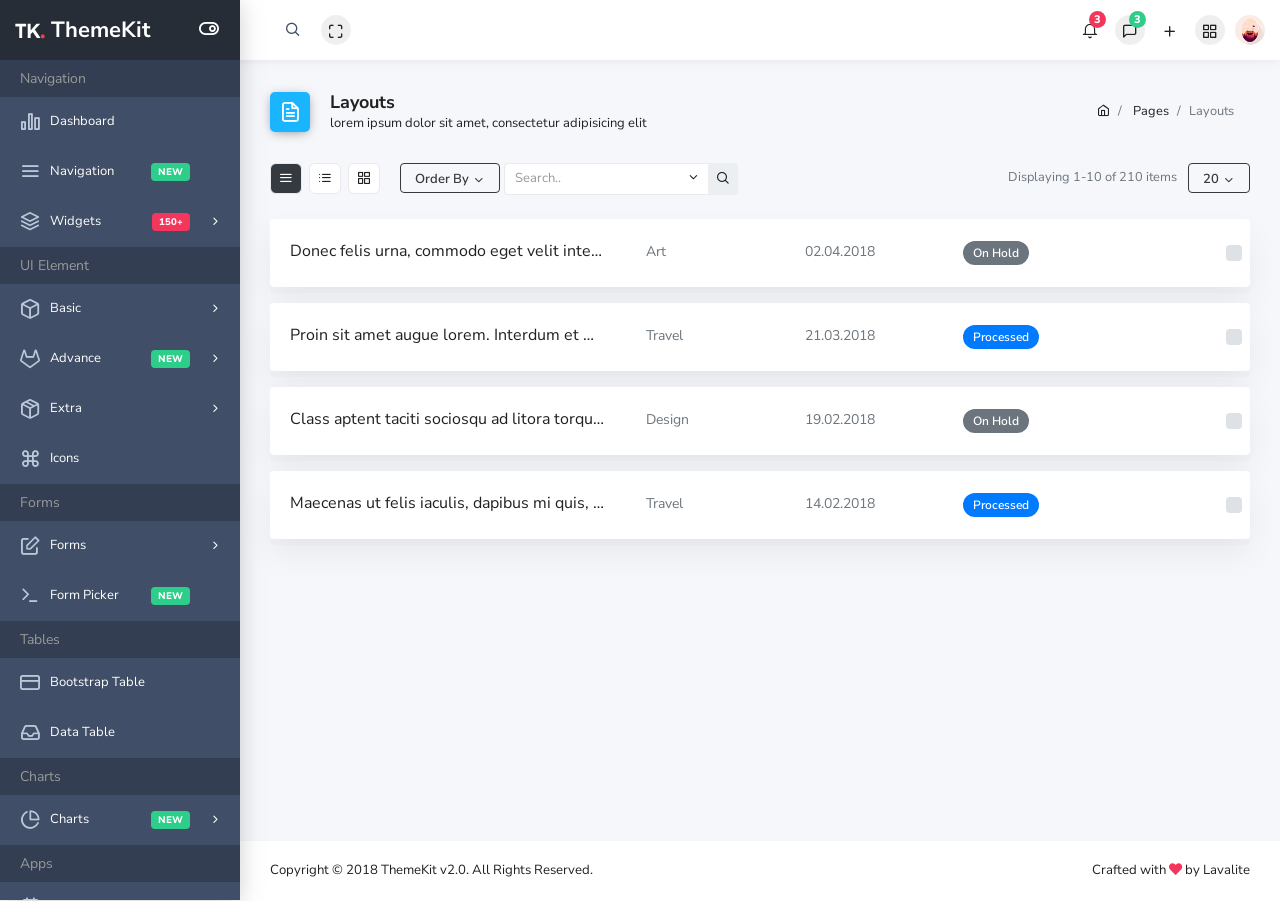
<file: public/template/pages/layouts.html>
<!doctype html>
<html class="no-js" lang="en">
    <head>
        <meta charset="utf-8">
        <meta http-equiv="x-ua-compatible" content="ie=edge">
        <title>Layouts | ThemeKit - Admin Template</title>
        <meta name="description" content="">
        <meta name="keywords" content="">
        <meta name="viewport" content="width=device-width, initial-scale=1">
        
        <link rel="icon" href="../favicon.ico" type="image/x-icon" />

        <link href="https://fonts.googleapis.com/css?family=Nunito+Sans:300,400,600,700,800" rel="stylesheet">
        
        <link rel="stylesheet" href="../plugins/bootstrap/dist/css/bootstrap.min.css">
        <link rel="stylesheet" href="../plugins/fontawesome-free/css/all.min.css">
        <link rel="stylesheet" href="../plugins/ionicons/dist/css/ionicons.min.css">
        <link rel="stylesheet" href="../plugins/icon-kit/dist/css/iconkit.min.css">
        <link rel="stylesheet" href="../plugins/perfect-scrollbar/css/perfect-scrollbar.css">
        <link rel="stylesheet" href="../dist/css/theme.min.css">
        <script src="../src/js/vendor/modernizr-2.8.3.min.js"></script>
    </head>

    <body>
        <!--[if lt IE 8]>
            <p class="browserupgrade">You are using an <strong>outdated</strong> browser. Please <a href="http://browsehappy.com/">upgrade your browser</a> to improve your experience.</p>
        <![endif]-->

        <div class="wrapper">
            <header class="header-top" header-theme="light">
                <div class="container-fluid">
                    <div class="d-flex justify-content-between">
                        <div class="top-menu d-flex align-items-center">
                            <button type="button" class="btn-icon mobile-nav-toggle d-lg-none"><span></span></button>
                            <div class="header-search">
                                <div class="input-group">
                                    <span class="input-group-addon search-close"><i class="ik ik-x"></i></span>
                                    <input type="text" class="form-control">
                                    <span class="input-group-addon search-btn"><i class="ik ik-search"></i></span>
                                </div>
                            </div>
                            <button type="button" id="navbar-fullscreen" class="nav-link"><i class="ik ik-maximize"></i></button>
                        </div>
                        <div class="top-menu d-flex align-items-center">
                            <div class="dropdown">
                                <a class="nav-link dropdown-toggle" href="#" id="notiDropdown" role="button" data-toggle="dropdown" aria-haspopup="true" aria-expanded="false"><i class="ik ik-bell"></i><span class="badge bg-danger">3</span></a>
                                <div class="dropdown-menu dropdown-menu-right notification-dropdown" aria-labelledby="notiDropdown">
                                    <h4 class="header">Notifications</h4>
                                    <div class="notifications-wrap">
                                        <a href="#" class="media">
                                            <span class="d-flex">
                                                <i class="ik ik-check"></i> 
                                            </span>
                                            <span class="media-body">
                                                <span class="heading-font-family media-heading">Invitation accepted</span> 
                                                <span class="media-content">Your have been Invited ...</span>
                                            </span>
                                        </a>
                                        <a href="#" class="media">
                                            <span class="d-flex">
                                                <img src="../img/users/1.jpg" class="rounded-circle" alt="">
                                            </span>
                                            <span class="media-body">
                                                <span class="heading-font-family media-heading">Steve Smith</span> 
                                                <span class="media-content">I slowly updated projects</span>
                                            </span>
                                        </a>
                                        <a href="#" class="media">
                                            <span class="d-flex">
                                                <i class="ik ik-calendar"></i> 
                                            </span>
                                            <span class="media-body">
                                                <span class="heading-font-family media-heading">To Do</span> 
                                                <span class="media-content">Meeting with Nathan on Friday 8 AM ...</span>
                                            </span>
                                        </a>
                                    </div>
                                    <div class="footer"><a href="javascript:void(0);">See all activity</a></div>
                                </div>
                            </div>
                            <button type="button" class="nav-link ml-10 right-sidebar-toggle"><i class="ik ik-message-square"></i><span class="badge bg-success">3</span></button>
                            <div class="dropdown">
                                <a class="nav-link dropdown-toggle" href="#" id="menuDropdown" role="button" data-toggle="dropdown" aria-haspopup="true" aria-expanded="false"><i class="ik ik-plus"></i></a>
                                <div class="dropdown-menu dropdown-menu-right menu-grid" aria-labelledby="menuDropdown">
                                    <a class="dropdown-item" href="#" data-toggle="tooltip" data-placement="top" title="Dashboard"><i class="ik ik-bar-chart-2"></i></a>
                                    <a class="dropdown-item" href="#" data-toggle="tooltip" data-placement="top" title="Message"><i class="ik ik-mail"></i></a>
                                    <a class="dropdown-item" href="#" data-toggle="tooltip" data-placement="top" title="Accounts"><i class="ik ik-users"></i></a>
                                    <a class="dropdown-item" href="#" data-toggle="tooltip" data-placement="top" title="Sales"><i class="ik ik-shopping-cart"></i></a>
                                    <a class="dropdown-item" href="#" data-toggle="tooltip" data-placement="top" title="Purchase"><i class="ik ik-briefcase"></i></a>
                                    <a class="dropdown-item" href="#" data-toggle="tooltip" data-placement="top" title="Pages"><i class="ik ik-clipboard"></i></a>
                                    <a class="dropdown-item" href="#" data-toggle="tooltip" data-placement="top" title="Chats"><i class="ik ik-message-square"></i></a>
                                    <a class="dropdown-item" href="#" data-toggle="tooltip" data-placement="top" title="Contacts"><i class="ik ik-map-pin"></i></a>
                                    <a class="dropdown-item" href="#" data-toggle="tooltip" data-placement="top" title="Blocks"><i class="ik ik-inbox"></i></a>
                                    <a class="dropdown-item" href="#" data-toggle="tooltip" data-placement="top" title="Events"><i class="ik ik-calendar"></i></a>
                                    <a class="dropdown-item" href="#" data-toggle="tooltip" data-placement="top" title="Notifications"><i class="ik ik-bell"></i></a>
                                    <a class="dropdown-item" href="#" data-toggle="tooltip" data-placement="top" title="More"><i class="ik ik-more-horizontal"></i></a>
                                </div>
                            </div>
                            <button type="button" class="nav-link ml-10" id="apps_modal_btn" data-toggle="modal" data-target="#appsModal"><i class="ik ik-grid"></i></button>
                            <div class="dropdown">
                                <a class="dropdown-toggle" href="#" id="userDropdown" role="button" data-toggle="dropdown" aria-haspopup="true" aria-expanded="false"><img class="avatar" src="../img/user.jpg" alt=""></a>
                                <div class="dropdown-menu dropdown-menu-right" aria-labelledby="userDropdown">
                                    <a class="dropdown-item" href="profile.html"><i class="ik ik-user dropdown-icon"></i> Profile</a>
                                    <a class="dropdown-item" href="#"><i class="ik ik-settings dropdown-icon"></i> Settings</a>
                                    <a class="dropdown-item" href="#"><span class="float-right"><span class="badge badge-primary">6</span></span><i class="ik ik-mail dropdown-icon"></i> Inbox</a>
                                    <a class="dropdown-item" href="#"><i class="ik ik-navigation dropdown-icon"></i> Message</a>
                                    <a class="dropdown-item" href="login.html"><i class="ik ik-power dropdown-icon"></i> Logout</a>
                                </div>
                            </div>

                        </div>
                    </div>
                </div>
            </header>

            <div class="page-wrap">
                <div class="app-sidebar colored">
                    <div class="sidebar-header">
                        <a class="header-brand" href="../index.html">
                            <div class="logo-img">
                               <img src="../src/img/brand-white.svg" class="header-brand-img" alt="lavalite"> 
                            </div>
                            <span class="text">ThemeKit</span>
                        </a>
                        <button type="button" class="nav-toggle"><i data-toggle="expanded" class="ik ik-toggle-right toggle-icon"></i></button>
                        <button id="sidebarClose" class="nav-close"><i class="ik ik-x"></i></button>
                    </div>
                    
                    <div class="sidebar-content">
                        <div class="nav-container">
                            <nav id="main-menu-navigation" class="navigation-main">
                                <div class="nav-lavel">Navigation</div>
                                <div class="nav-item">
                                    <a href="../index.html"><i class="ik ik-bar-chart-2"></i><span>Dashboard</span></a>
                                </div>
                                <div class="nav-item">
                                    <a href="navbar.html"><i class="ik ik-menu"></i><span>Navigation</span> <span class="badge badge-success">New</span></a>
                                </div>
                                <div class="nav-item has-sub">
                                    <a href="javascript:void(0)"><i class="ik ik-layers"></i><span>Widgets</span> <span class="badge badge-danger">150+</span></a>
                                    <div class="submenu-content">
                                        <a href="widgets.html" class="menu-item">Basic</a>
                                        <a href="widget-statistic.html" class="menu-item">Statistic</a>
                                        <a href="widget-data.html" class="menu-item">Data</a>
                                        <a href="widget-chart.html" class="menu-item">Chart Widget</a>
                                    </div>
                                </div>
                                <div class="nav-lavel">UI Element</div>
                                <div class="nav-item has-sub">
                                    <a href="#"><i class="ik ik-box"></i><span>Basic</span></a>
                                    <div class="submenu-content">
                                        <a href="ui/alerts.html" class="menu-item">Alerts</a>
                                        <a href="ui/badges.html" class="menu-item">Badges</a>
                                        <a href="ui/buttons.html" class="menu-item">Buttons</a>
                                        <a href="ui/navigation.html" class="menu-item">Navigation</a>
                                    </div>
                                </div>
                                <div class="nav-item has-sub">
                                    <a href="#"><i class="ik ik-gitlab"></i><span>Advance</span> <span class="badge badge-success">New</span></a>
                                    <div class="submenu-content">
                                        <a href="ui/modals.html" class="menu-item">Modals</a>
                                        <a href="ui/notifications.html" class="menu-item">Notifications</a>
                                        <a href="ui/carousel.html" class="menu-item">Slider</a>
                                        <a href="ui/range-slider.html" class="menu-item">Range Slider</a>
                                        <a href="ui/rating.html" class="menu-item">Rating</a>
                                    </div>
                                </div>
                                <div class="nav-item has-sub">
                                    <a href="#"><i class="ik ik-package"></i><span>Extra</span></a>
                                    <div class="submenu-content">
                                        <a href="ui/session-timeout.html" class="menu-item">Session Timeout</a>
                                    </div>
                                </div>
                                <div class="nav-item">
                                    <a href="ui/icons.html"><i class="ik ik-command"></i><span>Icons</span></a>
                                </div>
                                <div class="nav-lavel">Forms</div>
                                <div class="nav-item has-sub">
                                    <a href="#"><i class="ik ik-edit"></i><span>Forms</span></a>
                                    <div class="submenu-content">
                                        <a href="form-components.html" class="menu-item">Components</a>
                                        <a href="form-addon.html" class="menu-item">Add-On</a>
                                        <a href="form-advance.html" class="menu-item">Advance</a>
                                    </div>
                                </div>
                                <div class="nav-item">
                                    <a href="form-picker.html"><i class="ik ik-terminal"></i><span>Form Picker</span> <span class="badge badge-success">New</span></a>
                                </div>

                                <div class="nav-lavel">Tables</div>
                                <div class="nav-item">
                                    <a href="table-bootstrap.html"><i class="ik ik-credit-card"></i><span>Bootstrap Table</span></a>
                                </div>
                                <div class="nav-item">
                                    <a href="table-datatable.html"><i class="ik ik-inbox"></i><span>Data Table</span></a>
                                </div>

                                <div class="nav-lavel">Charts</div>
                                <div class="nav-item has-sub">
                                    <a href="#"><i class="ik ik-pie-chart"></i><span>Charts</span> <span class="badge badge-success">New</span></a>
                                    <div class="submenu-content">
                                        <a href="charts-chartist.html" class="menu-item">Chartist</a>
                                        <a href="charts-flot.html" class="menu-item">Flot</a>
                                        <a href="charts-knob.html" class="menu-item">Knob</a>
                                        <a href="charts-amcharts.html" class="menu-item">Amcharts</a>
                                    </div>
                                </div>

                                <div class="nav-lavel">Apps</div>
                                <div class="nav-item">
                                    <a href="calendar.html"><i class="ik ik-calendar"></i><span>Calendar</span></a>
                                </div>
                                <div class="nav-item">
                                    <a href="taskboard.html"><i class="ik ik-server"></i><span>Taskboard</span></a>
                                </div>

                                <div class="nav-lavel">Pages</div>

                                <div class="nav-item has-sub">
                                    <a href="#"><i class="ik ik-lock"></i><span>Authentication</span></a>
                                    <div class="submenu-content">
                                        <a href="login.html" class="menu-item">Login</a>
                                        <a href="register.html" class="menu-item">Register</a>
                                        <a href="forgot-password.html" class="menu-item">Forgot Password</a>
                                    </div>
                                </div>
                                <div class="nav-item has-sub">
                                    <a href="#"><i class="ik ik-file-text"></i><span>Other</span></a>
                                    <div class="submenu-content">
                                        <a href="profile.html" class="menu-item">Profile</a>
                                        <a href="invoice.html" class="menu-item">Invoice</a>
                                    </div>
                                </div>
                                <div class="nav-item active">
                                    <a href="layouts.html"><i class="ik ik-layout"></i><span>Layouts</span><span class="badge badge-success">New</span></a>
                                </div>
                                <div class="nav-lavel">Other</div>
                                <div class="nav-item has-sub">
                                    <a href="javascript:void(0)"><i class="ik ik-list"></i><span>Menu Levels</span></a>
                                    <div class="submenu-content">
                                        <a href="javascript:void(0)" class="menu-item">Menu Level 2.1</a>
                                        <div class="nav-item has-sub">
                                            <a href="javascript:void(0)" class="menu-item">Menu Level 2.2</a>
                                            <div class="submenu-content">
                                                <a href="javascript:void(0)" class="menu-item">Menu Level 3.1</a>
                                            </div>
                                        </div>
                                        <a href="javascript:void(0)" class="menu-item">Menu Level 2.3</a>
                                    </div>
                                </div>
                                <div class="nav-item">
                                    <a href="javascript:void(0)" class="disabled"><i class="ik ik-slash"></i><span>Disabled Menu</span></a>
                                </div>
                                <div class="nav-item">
                                    <a href="javascript:void(0)"><i class="ik ik-award"></i><span>Sample Page</span></a>
                                </div>
                                <div class="nav-lavel">Support</div>
                                <div class="nav-item">
                                    <a href="javascript:void(0)"><i class="ik ik-monitor"></i><span>Documentation</span></a>
                                </div>
                                <div class="nav-item">
                                    <a href="javascript:void(0)"><i class="ik ik-help-circle"></i><span>Submit Issue</span></a>
                                </div>
                            </nav>
                        </div>
                    </div>
                </div>
                <div class="main-content">
                    <div class="container-fluid">
                        <div class="page-header">
                            <div class="row align-items-end">
                                <div class="col-lg-8">
                                    <div class="page-header-title">
                                        <i class="ik ik-file-text bg-blue"></i>
                                        <div class="d-inline">
                                            <h5>Layouts</h5>
                                            <span>lorem ipsum dolor sit amet, consectetur adipisicing elit</span>
                                        </div>
                                    </div>
                                </div>
                                <div class="col-lg-4">
                                    <nav class="breadcrumb-container" aria-label="breadcrumb">
                                        <ol class="breadcrumb">
                                            <li class="breadcrumb-item">
                                                <a href="../index.html"><i class="ik ik-home"></i></a>
                                            </li>
                                            <li class="breadcrumb-item">
                                                <a href="#">Pages</a>
                                            </li>
                                            <li class="breadcrumb-item active" aria-current="page">Layouts</li>
                                        </ol>
                                    </nav>
                                </div>
                            </div>
                        </div>
                        <div class="row">
                            <div class="col-md-12">
                                <div class="mb-2 clearfix">
                                    <a class="btn pt-0 pl-0 d-md-none d-lg-none" data-toggle="collapse" href="#displayOptions" role="button" aria-expanded="true" aria-controls="displayOptions">
                                        Display Options
                                        <i class="ik ik-chevron-down align-middle"></i>
                                    </a>
                                    <div class="collapse d-md-block display-options" id="displayOptions">
                                        <span class="mr-3 d-inline-block float-md-left dispaly-option-buttons">
                                            <a href="#" class="mr-1 view-list active">
                                                <i class="ik ik-menu view-icon"></i>
                                            </a>
                                            <a href="#" class="mr-1 view-thumb">
                                                <i class="ik ik-list view-icon"></i>
                                            </a>
                                            <a href="#" class="mr-1 view-grid">
                                                <i class="ik ik-grid view-icon"></i>
                                            </a>
                                        </span>
                                        <div class="d-block d-md-inline-block">
                                            <div class="btn-group float-md-left mr-1 mb-1">
                                                <button class="btn btn-outline-dark btn-xs dropdown-toggle" type="button" data-toggle="dropdown" aria-haspopup="true" aria-expanded="false">
                                                    Order By 
                                                    <i class="ik ik-chevron-down mr-0 align-middle"></i>
                                                </button>
                                                <div class="dropdown-menu">
                                                    <a class="dropdown-item" href="#">Action</a>
                                                    <a class="dropdown-item" href="#">Another action</a>
                                                </div>
                                            </div>
                                            <div class="search-sm d-inline-block float-md-left mr-1 mb-1 align-top">
                                                <form action="">
                                                    <input type="text" class="form-control" placeholder="Search.." required>
                                                    <button type="submit" class="btn btn-icon"><i class="ik ik-search"></i></button>
                                                    <button type="button" id="adv_wrap_toggler" class="adv-btn ik ik-chevron-down dropdown-toggle" data-toggle="dropdown" data-toggle="dropdown" aria-haspopup="true" aria-expanded="false"></button>
                                                    <div class="adv-search-wrap dropdown-menu dropdown-menu-right" aria-labelledby="adv_wrap_toggler">
                                                        <div class="form-group">
                                                            <input type="text" class="form-control" placeholder="Full Name">
                                                        </div>
                                                        <div class="form-group">
                                                            <input type="email" class="form-control" placeholder="Email">
                                                        </div>
                                                        <button class="btn btn-theme">Search</button>
                                                    </div>
                                                </form>
                                            </div>
                                        </div>
                                        <div class="float-md-right">
                                            <span class="text-muted text-small mr-2">Displaying 1-10 of 210 items </span>
                                            <button class="btn btn-outline-dark btn-xs dropdown-toggle" type="button" data-toggle="dropdown" aria-haspopup="true" aria-expanded="false">
                                                20
                                                <i class="ik ik-chevron-down mr-0 align-middle"></i>
                                            </button>
                                            <div class="dropdown-menu dropdown-menu-right">
                                                <a class="dropdown-item" href="#">10</a>
                                                <a class="dropdown-item" href="#">20</a>
                                                <a class="dropdown-item" href="#">30</a>
                                                <a class="dropdown-item" href="#">50</a>
                                                <a class="dropdown-item" href="#">100</a>
                                            </div>
                                        </div>
                                    </div>
                                </div>
                                <div class="separator mb-20"></div>

                                <div class="row layout-wrap" id="layout-wrap">
                                    <div class="col-12 list-item">
                                        <div class="card d-flex flex-row mb-3">
                                            <a class="d-flex card-img" href="#editLayoutItem" data-toggle="modal" data-target="#editLayoutItem">
                                                <img src="../img/portfolio-1.jpg" alt="Donec sit amet est at sem iaculis aliquam." class="list-thumbnail responsive border-0">
                                                <span class="badge badge-pill badge-primary position-absolute badge-top-left">New</span>
                                                <span class="badge badge-pill badge-secondary position-absolute badge-top-left-2">Trending</span>
                                            </a>
                                            <div class="d-flex flex-grow-1 min-width-zero card-content">
                                                <div class="card-body align-self-center d-flex flex-column flex-md-row justify-content-between min-width-zero align-items-md-center">
                                                    <a class="list-item-heading mb-1 truncate w-40 w-xs-100" href="#editLayoutItem" data-toggle="modal" data-target="#editLayoutItem">
                                                        Donec felis urna, commodo eget velit interdum, malesuada lacinia eros.
                                                    </a>
                                                    <p class="mb-1 text-muted text-small category w-15 w-xs-100">Art</p>
                                                    <p class="mb-1 text-muted text-small date w-15 w-xs-100">02.04.2018</p>
                                                    <div class="w-15 w-xs-100">
                                                        <span class="badge badge-pill badge-secondary">On Hold</span>
                                                    </div>
                                                </div>
                                                <div class="list-actions">
                                                    <a href="#editLayoutItem" data-toggle="modal" data-target="#editLayoutItem"><i class="ik ik-eye"></i></a>
                                                    <a href="layout-edit-item.html"><i class="ik ik-edit-2"></i></a>
                                                    <a href="#" class="list-delete"><i class="ik ik-trash-2"></i></a>
                                                </div>
                                                <div class="custom-control custom-checkbox pl-1 align-self-center">
                                                    <label class="custom-control custom-checkbox mb-0">
                                                        <input type="checkbox" class="custom-control-input">
                                                        <span class="custom-control-label"></span>
                                                    </label>
                                                </div>
                                                
                                            </div>
                                        </div>
                                    </div>
                                    <div class="col-12 list-item">
                                        <div class="card d-flex flex-row mb-3">
                                            <a class="d-flex card-img" href="#editLayoutItem" data-toggle="modal" data-target="#editLayoutItem">
                                                <img src="../img/portfolio-2.jpg" alt="Nullam porttitor elit rhoncus luctus volutpat." class="list-thumbnail responsive border-0">
                                                <span class="badge badge-pill badge-primary position-absolute badge-top-left">New</span>
                                                <span class="badge badge-pill badge-secondary position-absolute badge-top-left-2">Trending</span>
                                            </a>
                                            <div class="d-flex flex-grow-1 min-width-zero card-content">
                                                <div class="card-body align-self-center d-flex flex-column flex-lg-row justify-content-between min-width-zero align-items-lg-center">
                                                    <a href="#editLayoutItem" data-toggle="modal" data-target="#editLayoutItem" class="w-40 w-sm-100">
                                                        <p class="list-item-heading mb-1 truncate">Proin sit amet augue lorem. Interdum et malesuada fames.</p>
                                                    </a>
                                                    <p class="mb-1 text-muted text-small category w-15 w-sm-100">Travel</p>
                                                    <p class="mb-1 text-muted text-small date  w-15 w-sm-100">21.03.2018</p>
                                                    <div class="w-15 w-sm-100">
                                                        <span class="badge badge-pill badge-primary">Processed</span>
                                                    </div>
                                                </div>
                                                <div class="list-actions">
                                                    <a href="#editLayoutItem" data-toggle="modal" data-target="#editLayoutItem"><i class="ik ik-eye"></i></a>
                                                    <a href="layout-edit-item.html"><i class="ik ik-edit-2"></i></a>
                                                    <a href="#" class="list-delete"><i class="ik ik-trash-2"></i></a>
                                                </div>
                                                <div class="custom-control custom-checkbox pl-1 align-self-center">
                                                    <label class="custom-control custom-checkbox mb-0">
                                                        <input type="checkbox" class="custom-control-input">
                                                        <span class="custom-control-label"></span>
                                                    </label>
                                                </div>
                                            </div>
                                        </div>
                                    </div>
                                    <div class="col-12 list-item">
                                        <div class="card d-flex flex-row mb-3">
                                            <a class="d-flex card-img" href="#editLayoutItem" data-toggle="modal" data-target="#editLayoutItem">
                                                <img src="../img/portfolio-7.jpg" alt="Nullam porttitor elit rhoncus luctus volutpat." class="list-thumbnail responsive border-0">
                                                <span class="badge badge-pill badge-primary position-absolute badge-top-left">New</span>
                                                <span class="badge badge-pill badge-secondary position-absolute badge-top-left-2">Trending</span>
                                            </a>
                                            <div class="d-flex flex-grow-1 min-width-zero card-content">
                                                <div class="card-body align-self-center d-flex flex-column flex-lg-row justify-content-between min-width-zero align-items-lg-center">
                                                    <a href="#editLayoutItem" data-toggle="modal" data-target="#editLayoutItem" class="w-40 w-sm-100">
                                                        <p class="list-item-heading mb-1 truncate">Class aptent taciti sociosqu ad litora torquent per conubia nostra.</p>
                                                    </a>
                                                    <p class="mb-1 text-muted text-small category w-15 w-sm-100">Design</p>
                                                    <p class="mb-1 text-muted text-small date  w-15 w-sm-100">19.02.2018</p>
                                                    <div class="w-15 w-sm-100">
                                                        <span class="badge badge-pill badge-secondary">On Hold</span>
                                                    </div>
                                                </div>
                                                <div class="list-actions">
                                                    <a href="#editLayoutItem" data-toggle="modal" data-target="#editLayoutItem"><i class="ik ik-eye"></i></a>
                                                    <a href="layout-edit-item.html"><i class="ik ik-edit-2"></i></a>
                                                    <a href="#" class="list-delete"><i class="ik ik-trash-2"></i></a>
                                                </div>
                                                <div class="custom-control custom-checkbox pl-1 align-self-center">
                                                    <label class="custom-control custom-checkbox mb-0">
                                                        <input type="checkbox" class="custom-control-input">
                                                        <span class="custom-control-label"></span>
                                                    </label>
                                                </div>
                                                
                                            </div>
                                        </div>
                                    </div>
                                    <div class="col-12 list-item">
                                        <div class="card d-flex flex-row mb-3">
                                            <a class="d-flex card-img" href="#editLayoutItem" data-toggle="modal" data-target="#editLayoutItem">
                                                <img src="../img/portfolio-8.jpg" alt="Nullam porttitor elit rhoncus luctus volutpat." class="list-thumbnail responsive border-0">
                                                <span class="badge badge-pill badge-primary position-absolute badge-top-left">New</span>
                                                <span class="badge badge-pill badge-secondary position-absolute badge-top-left-2">Trending</span>
                                            </a>
                                            <div class="d-flex flex-grow-1 min-width-zero card-content">
                                                <div class="card-body align-self-center d-flex flex-column flex-lg-row justify-content-between min-width-zero align-items-lg-center">
                                                    <a href="#editLayoutItem" data-toggle="modal" data-target="#editLayoutItem" class="w-40 w-sm-100">
                                                        <p class="list-item-heading mb-1 truncate">Maecenas ut felis iaculis, dapibus mi quis, cursus mi.</p>
                                                    </a>
                                                    <p class="mb-1 text-muted text-small category w-15 w-sm-100">Travel</p>
                                                    <p class="mb-1 text-muted text-small date  w-15 w-sm-100">14.02.2018</p>
                                                    <div class="w-15 w-sm-100">
                                                        <span class="badge badge-pill badge-primary">Processed</span>
                                                    </div>
                                                </div>
                                                <div class="list-actions">
                                                    <a href="#editLayoutItem" data-toggle="modal" data-target="#editLayoutItem"><i class="ik ik-eye"></i></a>
                                                    <a href="layout-edit-item.html"><i class="ik ik-edit-2"></i></a>
                                                    <a href="#" class="list-delete"><i class="ik ik-trash-2"></i></a>
                                                </div>
                                                <div class="custom-control custom-checkbox pl-1 align-self-center">
                                                    <label class="custom-control custom-checkbox mb-0">
                                                        <input type="checkbox" class="custom-control-input">
                                                        <span class="custom-control-label"></span>
                                                    </label>
                                                </div>
                                            </div>
                                        </div>
                                    </div>
                                </div>
                                
                            </div>
                        </div>
                    </div>
                </div>
                <aside class="right-sidebar">
                    <div class="sidebar-chat" data-plugin="chat-sidebar">
                        <div class="sidebar-chat-info">
                            <h6>Chat List</h6>
                            <form class="mr-t-10">
                                <div class="form-group">
                                    <input type="text" class="form-control" placeholder="Search for friends ..."> 
                                    <i class="ik ik-search"></i>
                                </div>
                            </form>
                        </div>
                        <div class="chat-list">
                            <div class="list-group row">
                                <a href="javascript:void(0)" class="list-group-item" data-chat-user="Gene Newman">
                                    <figure class="user--online">
                                        <img src="../img/users/1.jpg" class="rounded-circle" alt="">
                                    </figure><span><span class="name">Gene Newman</span>  <span class="username">@gene_newman</span> </span>
                                </a>
                                <a href="javascript:void(0)" class="list-group-item" data-chat-user="Billy Black">
                                    <figure class="user--online">
                                        <img src="../img/users/2.jpg" class="rounded-circle" alt="">
                                    </figure><span><span class="name">Billy Black</span>  <span class="username">@billyblack</span> </span>
                                </a>
                                <a href="javascript:void(0)" class="list-group-item" data-chat-user="Herbert Diaz">
                                    <figure class="user--online">
                                        <img src="../img/users/3.jpg" class="rounded-circle" alt="">
                                    </figure><span><span class="name">Herbert Diaz</span>  <span class="username">@herbert</span> </span>
                                </a>
                                <a href="javascript:void(0)" class="list-group-item" data-chat-user="Sylvia Harvey">
                                    <figure class="user--busy">
                                        <img src="../img/users/4.jpg" class="rounded-circle" alt="">
                                    </figure><span><span class="name">Sylvia Harvey</span>  <span class="username">@sylvia</span> </span>
                                </a>
                                <a href="javascript:void(0)" class="list-group-item active" data-chat-user="Marsha Hoffman">
                                    <figure class="user--busy">
                                        <img src="../img/users/5.jpg" class="rounded-circle" alt="">
                                    </figure><span><span class="name">Marsha Hoffman</span>  <span class="username">@m_hoffman</span> </span>
                                </a>
                                <a href="javascript:void(0)" class="list-group-item" data-chat-user="Mason Grant">
                                    <figure class="user--offline">
                                        <img src="../img/users/1.jpg" class="rounded-circle" alt="">
                                    </figure><span><span class="name">Mason Grant</span>  <span class="username">@masongrant</span> </span>
                                </a>
                                <a href="javascript:void(0)" class="list-group-item" data-chat-user="Shelly Sullivan">
                                    <figure class="user--offline">
                                        <img src="../img/users/2.jpg" class="rounded-circle" alt="">
                                    </figure><span><span class="name">Shelly Sullivan</span>  <span class="username">@shelly</span></span>
                                </a>
                            </div>
                        </div>
                    </div>
                </aside>

                <div class="chat-panel" hidden>
                    <div class="card">
                        <div class="card-header d-flex justify-content-between">
                            <a href="javascript:void(0);"><i class="ik ik-message-square text-success"></i></a>  
                            <span class="user-name">John Doe</span> 
                            <button type="button" class="close" aria-label="Close"><span aria-hidden="true">×</span></button>
                        </div>
                        <div class="card-body">
                            <div class="widget-chat-activity flex-1">
                                <div class="messages">
                                    <div class="message media reply">
                                        <figure class="user--online">
                                            <a href="#">
                                                <img src="../img/users/3.jpg" class="rounded-circle" alt="">
                                            </a>
                                        </figure>
                                        <div class="message-body media-body">
                                            <p>Epic Cheeseburgers come in all kind of styles.</p>
                                        </div>
                                    </div>
                                    <div class="message media">
                                        <figure class="user--online">
                                            <a href="#">
                                                <img src="../img/users/1.jpg" class="rounded-circle" alt="">
                                            </a>
                                        </figure>
                                        <div class="message-body media-body">
                                            <p>Cheeseburgers make your knees weak.</p>
                                        </div>
                                    </div>
                                    <div class="message media reply">
                                        <figure class="user--offline">
                                            <a href="#">
                                                <img src="../img/users/5.jpg" class="rounded-circle" alt="">
                                            </a>
                                        </figure>
                                        <div class="message-body media-body">
                                            <p>Cheeseburgers will never let you down.</p>
                                            <p>They'll also never run around or desert you.</p>
                                        </div>
                                    </div>
                                    <div class="message media">
                                        <figure class="user--online">
                                            <a href="#">
                                                <img src="../img/users/1.jpg" class="rounded-circle" alt="">
                                            </a>
                                        </figure>
                                        <div class="message-body media-body">
                                            <p>A great cheeseburger is a gastronomical event.</p>
                                        </div>
                                    </div>
                                    <div class="message media reply">
                                        <figure class="user--busy">
                                            <a href="#">
                                                <img src="../img/users/5.jpg" class="rounded-circle" alt="">
                                            </a>
                                        </figure>
                                        <div class="message-body media-body">
                                            <p>There's a cheesy incarnation waiting for you no matter what you palete preferences are.</p>
                                        </div>
                                    </div>
                                    <div class="message media">
                                        <figure class="user--online">
                                            <a href="#">
                                                <img src="../img/users/1.jpg" class="rounded-circle" alt="">
                                            </a>
                                        </figure>
                                        <div class="message-body media-body">
                                            <p>If you are a vegan, we are sorry for you loss.</p>
                                        </div>
                                    </div>
                                </div>
                            </div>
                        </div>
                        <form action="javascript:void(0)" class="card-footer" method="post">
                            <div class="d-flex justify-content-end">
                                <textarea class="border-0 flex-1" rows="1" placeholder="Type your message here"></textarea>
                                <button class="btn btn-icon" type="submit"><i class="ik ik-arrow-right text-success"></i></button>
                            </div>
                        </form>
                    </div>
                </div>
                <footer class="footer">
                    <div class="w-100 clearfix">
                        <span class="text-center text-sm-left d-md-inline-block">Copyright © 2018 ThemeKit v2.0. All Rights Reserved.</span>
                        <span class="float-none float-sm-right mt-1 mt-sm-0 text-center">Crafted with <i class="fa fa-heart text-danger"></i> by <a href="http://lavalite.org/" class="text-dark" target="_blank">Lavalite</a></span>
                    </div>
                </footer>
            </div>
        </div>


        <div class="modal fade edit-layout-modal" id="editLayoutItem" tabindex="-1" role="dialog" aria-labelledby="editLayoutItemLabel" aria-hidden="true">
            <div class="modal-dialog" role="document">
                <div class="modal-content">
                    <div class="modal-header">
                        <h5 class="modal-title" id="editLayoutItemLabel">Sed id mi non quam iaculis pulvinar.</h5>
                        <button type="button" class="close" data-dismiss="modal" aria-label="Close"><span aria-hidden="true">&times;</span></button>
                    </div>
                    <div class="modal-body">
                        <p class="lead">Nullam elementum aliquam porta.</p>
                        <p>Interdum et malesuada fames ac ante ipsum primis in faucibus. Phasellus fermentum imperdiet ligula, et mollis quam sagittis ac. In quis interdum sem. Vivamus blandit fringilla hendrerit. Suspendisse vulputate sapien vitae mi convallis dictum. Sed blandit felis ut quam accumsan, at condimentum nibh varius. Mauris ornare ultricies ipsum.</p>
                        <div class="row">
                            <div class="col-md-6"><img src="../img/portfolio-1.jpg" class="img-fluid" alt=""></div>
                            <div class="col-md-6"><img src="../img/portfolio-8.jpg" class="img-fluid" alt=""></div>
                        </div>
                        <div class="jumbotron pt-30 pb-30 mt-30">
                            <h2 class="mt-0">Hello, world!</h2>
                            <p class="lead">This is a simple hero unit, a simple jumbotron-style component for calling extra attention to featured content or information.</p>
                        </div>
                        <p>Praesent eleifend ac felis dignissim mattis. Suspendisse eget congue enim, ac fermentum risus. Donec eget risus lacus. Nullam nec lectus quis tortor ultrices consectetur. Etiam dui erat, tristique vel quam a, maximus porttitor enim. Ut molestie turpis in est iaculis, ut congue massa porta.</p>
                    </div>
                    <div class="modal-footer">
                        <button type="button" class="btn btn-secondary" data-dismiss="modal">Close</button>
                        <a href="layout-edit-item.html" class="btn btn-primary">Edit</a>
                        <button type="button" class="btn btn-danger list-delete">Delete</button>
                    </div>
                </div>
            </div>
        </div>
        
        
        

        <div class="modal fade apps-modal" id="appsModal" tabindex="-1" role="dialog" aria-labelledby="appsModalLabel" aria-hidden="true" data-backdrop="false">
            <button type="button" class="close" data-dismiss="modal" aria-label="Close"><i class="ik ik-x-circle"></i></button>
            <div class="modal-dialog modal-dialog-centered" role="document">
                <div class="modal-content">
                    <div class="quick-search">
                        <div class="container">
                            <div class="row">
                                <div class="col-md-4 ml-auto mr-auto">
                                    <div class="input-wrap">
                                        <input type="text" id="quick-search" class="form-control" placeholder="Search..." />
                                        <i class="ik ik-search"></i>
                                    </div>
                                </div>
                            </div>
                        </div>
                    </div>
                    <div class="modal-body d-flex align-items-center">
                        <div class="container">
                            <div class="apps-wrap">
                                <div class="app-item">
                                    <a href="#"><i class="ik ik-bar-chart-2"></i><span>Dashboard</span></a>
                                </div>
                                <div class="app-item">
                                    <a href="#"><i class="ik ik-mail"></i><span>Message</span></a>
                                </div>
                                <div class="app-item">
                                    <a href="#"><i class="ik ik-users"></i><span>Accounts</span></a>
                                </div>
                                <div class="app-item">
                                    <a href="#"><i class="ik ik-shopping-cart"></i><span>Sales</span></a>
                                </div>
                                <div class="app-item">
                                    <a href="#"><i class="ik ik-briefcase"></i><span>Purchase</span></a>
                                </div>
                                <div class="app-item">
                                    <a href="#"><i class="ik ik-server"></i><span>Menus</span></a>
                                </div>
                                <div class="app-item">
                                    <a href="#"><i class="ik ik-clipboard"></i><span>Pages</span></a>
                                </div>
                                <div class="app-item">
                                    <a href="#"><i class="ik ik-message-square"></i><span>Chats</span></a>
                                </div>
                                <div class="app-item">
                                    <a href="#"><i class="ik ik-map-pin"></i><span>Contacts</span></a>
                                </div>
                                <div class="app-item">
                                    <a href="#"><i class="ik ik-box"></i><span>Blocks</span></a>
                                </div>
                                <div class="app-item">
                                    <a href="#"><i class="ik ik-calendar"></i><span>Events</span></a>
                                </div>
                                <div class="app-item">
                                    <a href="#"><i class="ik ik-bell"></i><span>Notifications</span></a>
                                </div>
                                <div class="app-item">
                                    <a href="#"><i class="ik ik-pie-chart"></i><span>Reports</span></a>
                                </div>
                                <div class="app-item">
                                    <a href="#"><i class="ik ik-layers"></i><span>Tasks</span></a>
                                </div>
                                <div class="app-item">
                                    <a href="#"><i class="ik ik-edit"></i><span>Blogs</span></a>
                                </div>
                                <div class="app-item">
                                    <a href="#"><i class="ik ik-settings"></i><span>Settings</span></a>
                                </div>
                                <div class="app-item">
                                    <a href="#"><i class="ik ik-more-horizontal"></i><span>More</span></a>
                                </div>
                            </div>
                        </div>
                    </div>
                </div>
            </div>
        </div>
        
        <script src="https://code.jquery.com/jquery-3.3.1.min.js"></script>
        <script>window.jQuery || document.write('<script src="../src/js/vendor/jquery-3.3.1.min.js"><\/script>')</script>
        <script src="../plugins/popper.js/dist/umd/popper.min.js"></script>
        <script src="../plugins/bootstrap/dist/js/bootstrap.min.js"></script>
        <script src="../plugins/perfect-scrollbar/dist/perfect-scrollbar.min.js"></script>
        <script src="../plugins/screenfull/dist/screenfull.js"></script>
        <script src="../plugins/sweetalert/dist/sweetalert.min.js"></script>
        <script src="../plugins/summernote/dist/summernote-bs4.min.js"></script>
        <script src="../dist/js/theme.min.js"></script>
        <script src="../js/layouts.js"></script>
        <!-- Google Analytics: change UA-XXXXX-X to be your site's ID. -->
        <script>
            (function(b,o,i,l,e,r){b.GoogleAnalyticsObject=l;b[l]||(b[l]=
            function(){(b[l].q=b[l].q||[]).push(arguments)});b[l].l=+new Date;
            e=o.createElement(i);r=o.getElementsByTagName(i)[0];
            e.src='https://www.google-analytics.com/analytics.js';
            r.parentNode.insertBefore(e,r)}(window,document,'script','ga'));
            ga('create','UA-XXXXX-X','auto');ga('send','pageview');
        </script>
    </body>
</html>
</file>
<file: public/template/plugins/perfect-scrollbar/css/perfect-scrollbar.css>
/*
 * Container style
 */
.ps {
  overflow: hidden !important;
  overflow-anchor: none;
  -ms-overflow-style: none;
  touch-action: auto;
  -ms-touch-action: auto;
}

/*
 * Scrollbar rail styles
 */
.ps__rail-x {
  display: none;
  opacity: 0;
  transition: background-color .2s linear, opacity .2s linear;
  -webkit-transition: background-color .2s linear, opacity .2s linear;
  height: 15px;
  /* there must be 'bottom' or 'top' for ps__rail-x */
  bottom: 0px;
  /* please don't change 'position' */
  position: absolute;
}

.ps__rail-y {
  display: none;
  opacity: 0;
  transition: background-color .2s linear, opacity .2s linear;
  -webkit-transition: background-color .2s linear, opacity .2s linear;
  width: 15px;
  /* there must be 'right' or 'left' for ps__rail-y */
  right: 0;
  /* please don't change 'position' */
  position: absolute;
}

.ps--active-x > .ps__rail-x,
.ps--active-y > .ps__rail-y {
  display: block;
  background-color: transparent;
}

.ps:hover > .ps__rail-x,
.ps:hover > .ps__rail-y,
.ps--focus > .ps__rail-x,
.ps--focus > .ps__rail-y,
.ps--scrolling-x > .ps__rail-x,
.ps--scrolling-y > .ps__rail-y {
  opacity: 0.6;
}

.ps .ps__rail-x:hover,
.ps .ps__rail-y:hover,
.ps .ps__rail-x:focus,
.ps .ps__rail-y:focus,
.ps .ps__rail-x.ps--clicking,
.ps .ps__rail-y.ps--clicking {
  background-color: #eee;
  opacity: 0.9;
}

/*
 * Scrollbar thumb styles
 */
.ps__thumb-x {
  background-color: #aaa;
  border-radius: 6px;
  transition: background-color .2s linear, height .2s ease-in-out;
  -webkit-transition: background-color .2s linear, height .2s ease-in-out;
  height: 6px;
  /* there must be 'bottom' for ps__thumb-x */
  bottom: 2px;
  /* please don't change 'position' */
  position: absolute;
}

.ps__thumb-y {
  background-color: #aaa;
  border-radius: 6px;
  transition: background-color .2s linear, width .2s ease-in-out;
  -webkit-transition: background-color .2s linear, width .2s ease-in-out;
  width: 6px;
  /* there must be 'right' for ps__thumb-y */
  right: 2px;
  /* please don't change 'position' */
  position: absolute;
}

.ps__rail-x:hover > .ps__thumb-x,
.ps__rail-x:focus > .ps__thumb-x,
.ps__rail-x.ps--clicking .ps__thumb-x {
  background-color: #999;
  height: 11px;
}

.ps__rail-y:hover > .ps__thumb-y,
.ps__rail-y:focus > .ps__thumb-y,
.ps__rail-y.ps--clicking .ps__thumb-y {
  background-color: #999;
  width: 11px;
}

/* MS supports */
@supports (-ms-overflow-style: none) {
  .ps {
    overflow: auto !important;
  }
}

@media screen and (-ms-high-contrast: active), (-ms-high-contrast: none) {
  .ps {
    overflow: auto !important;
  }
}
</file>
<file: public/template/plugins/summernote/dist/summernote-bs4.css>
@font-face{font-family:"summernote";font-style:normal;font-weight:normal;src:url("./font/summernote.eot?dbafe969167589eda84514394d126413");src:url("./font/summernote.eot?#iefix") format("embedded-opentype"),url("./font/summernote.woff?dbafe969167589eda84514394d126413") format("woff"),url("./font/summernote.ttf?dbafe969167589eda84514394d126413") format("truetype")}[class^="note-icon-"]:before,[class*=" note-icon-"]:before{display:inline-block;font:normal normal normal 14px summernote;font-size:inherit;-webkit-font-smoothing:antialiased;text-decoration:inherit;text-rendering:auto;text-transform:none;vertical-align:middle;speak:none;-moz-osx-font-smoothing:grayscale}.note-icon-align-center:before,.note-icon-align-indent:before,.note-icon-align-justify:before,.note-icon-align-left:before,.note-icon-align-outdent:before,.note-icon-align-right:before,.note-icon-align:before,.note-icon-arrow-circle-down:before,.note-icon-arrow-circle-left:before,.note-icon-arrow-circle-right:before,.note-icon-arrow-circle-up:before,.note-icon-arrows-alt:before,.note-icon-arrows-h:before,.note-icon-arrows-v:before,.note-icon-bold:before,.note-icon-caret:before,.note-icon-chain-broken:before,.note-icon-circle:before,.note-icon-close:before,.note-icon-code:before,.note-icon-col-after:before,.note-icon-col-before:before,.note-icon-col-remove:before,.note-icon-eraser:before,.note-icon-font:before,.note-icon-frame:before,.note-icon-italic:before,.note-icon-link:before,.note-icon-magic:before,.note-icon-menu-check:before,.note-icon-minus:before,.note-icon-orderedlist:before,.note-icon-pencil:before,.note-icon-picture:before,.note-icon-question:before,.note-icon-redo:before,.note-icon-row-above:before,.note-icon-row-below:before,.note-icon-row-remove:before,.note-icon-special-character:before,.note-icon-square:before,.note-icon-strikethrough:before,.note-icon-subscript:before,.note-icon-summernote:before,.note-icon-superscript:before,.note-icon-table:before,.note-icon-text-height:before,.note-icon-trash:before,.note-icon-underline:before,.note-icon-undo:before,.note-icon-unorderedlist:before,.note-icon-video:before{display:inline-block;font-family:"summernote";font-style:normal;font-weight:normal;text-decoration:inherit}.note-icon-align-center:before{content:"\f101"}.note-icon-align-indent:before{content:"\f102"}.note-icon-align-justify:before{content:"\f103"}.note-icon-align-left:before{content:"\f104"}.note-icon-align-outdent:before{content:"\f105"}.note-icon-align-right:before{content:"\f106"}.note-icon-align:before{content:"\f107"}.note-icon-arrow-circle-down:before{content:"\f108"}.note-icon-arrow-circle-left:before{content:"\f109"}.note-icon-arrow-circle-right:before{content:"\f10a"}.note-icon-arrow-circle-up:before{content:"\f10b"}.note-icon-arrows-alt:before{content:"\f10c"}.note-icon-arrows-h:before{content:"\f10d"}.note-icon-arrows-v:before{content:"\f10e"}.note-icon-bold:before{content:"\f10f"}.note-icon-caret:before{content:"\f110"}.note-icon-chain-broken:before{content:"\f111"}.note-icon-circle:before{content:"\f112"}.note-icon-close:before{content:"\f113"}.note-icon-code:before{content:"\f114"}.note-icon-col-after:before{content:"\f115"}.note-icon-col-before:before{content:"\f116"}.note-icon-col-remove:before{content:"\f117"}.note-icon-eraser:before{content:"\f118"}.note-icon-font:before{content:"\f119"}.note-icon-frame:before{content:"\f11a"}.note-icon-italic:before{content:"\f11b"}.note-icon-link:before{content:"\f11c"}.note-icon-magic:before{content:"\f11d"}.note-icon-menu-check:before{content:"\f11e"}.note-icon-minus:before{content:"\f11f"}.note-icon-orderedlist:before{content:"\f120"}.note-icon-pencil:before{content:"\f121"}.note-icon-picture:before{content:"\f122"}.note-icon-question:before{content:"\f123"}.note-icon-redo:before{content:"\f124"}.note-icon-row-above:before{content:"\f125"}.note-icon-row-below:before{content:"\f126"}.note-icon-row-remove:before{content:"\f127"}.note-icon-special-character:before{content:"\f128"}.note-icon-square:before{content:"\f129"}.note-icon-strikethrough:before{content:"\f12a"}.note-icon-subscript:before{content:"\f12b"}.note-icon-summernote:before{content:"\f12c"}.note-icon-superscript:before{content:"\f12d"}.note-icon-table:before{content:"\f12e"}.note-icon-text-height:before{content:"\f12f"}.note-icon-trash:before{content:"\f130"}.note-icon-underline:before{content:"\f131"}.note-icon-undo:before{content:"\f132"}.note-icon-unorderedlist:before{content:"\f133"}.note-icon-video:before{content:"\f134"}.note-editor{position:relative}.note-editor .note-dropzone{position:absolute;z-index:100;display:none;color:#87cefa;background-color:#fff;opacity:.95}.note-editor .note-dropzone .note-dropzone-message{display:table-cell;font-size:28px;font-weight:700;text-align:center;vertical-align:middle}.note-editor .note-dropzone.hover{color:#098ddf}.note-editor.dragover .note-dropzone{display:table}.note-editor .note-editing-area{position:relative}.note-editor .note-editing-area .note-editable{outline:0}.note-editor .note-editing-area .note-editable sup{vertical-align:super}.note-editor .note-editing-area .note-editable sub{vertical-align:sub}.note-editor .note-editing-area img.note-float-left{margin-right:10px}.note-editor .note-editing-area img.note-float-right{margin-left:10px}.note-editor.note-frame{border:1px solid #a9a9a9}.note-editor.note-frame.codeview .note-editing-area .note-editable{display:none}.note-editor.note-frame.codeview .note-editing-area .note-codable{display:block}.note-editor.note-frame .note-editing-area{overflow:hidden}.note-editor.note-frame .note-editing-area .note-editable{padding:10px;overflow:auto;color:#000;word-wrap:break-word;background-color:#fff}.note-editor.note-frame .note-editing-area .note-editable[contenteditable="false"]{background-color:#e5e5e5}.note-editor.note-frame .note-editing-area .note-codable{display:none;width:100%;padding:10px;margin-bottom:0;font-family:Menlo,Monaco,monospace,sans-serif;font-size:14px;color:#ccc;background-color:#222;border:0;-webkit-border-radius:0;-moz-border-radius:0;border-radius:0;box-shadow:none;-webkit-box-sizing:border-box;-moz-box-sizing:border-box;-ms-box-sizing:border-box;box-sizing:border-box;resize:none}.note-editor.note-frame.fullscreen{position:fixed;top:0;left:0;z-index:1050;width:100%!important}.note-editor.note-frame.fullscreen .note-editable{background-color:#fff}.note-editor.note-frame.fullscreen .note-resizebar{display:none}.note-editor.note-frame .note-status-output{display:block;width:100%;height:20px;margin-bottom:0;font-size:14px;line-height:1.42857143;color:#000;border:0;border-top:1px solid #e2e2e2}.note-editor.note-frame .note-status-output:empty{height:0;border-top:0 solid transparent}.note-editor.note-frame .note-status-output .pull-right{float:right!important}.note-editor.note-frame .note-status-output .text-muted{color:#777}.note-editor.note-frame .note-status-output .text-primary{color:#286090}.note-editor.note-frame .note-status-output .text-success{color:#3c763d}.note-editor.note-frame .note-status-output .text-info{color:#31708f}.note-editor.note-frame .note-status-output .text-warning{color:#8a6d3b}.note-editor.note-frame .note-status-output .text-danger{color:#a94442}.note-editor.note-frame .note-status-output .alert{padding:7px 10px 2px 10px;margin:-7px 0 0 0;color:#000;background-color:#f5f5f5;border-radius:0}.note-editor.note-frame .note-status-output .alert .note-icon{margin-right:5px}.note-editor.note-frame .note-status-output .alert-success{color:#3c763d!important;background-color:#dff0d8!important}.note-editor.note-frame .note-status-output .alert-info{color:#31708f!important;background-color:#d9edf7!important}.note-editor.note-frame .note-status-output .alert-warning{color:#8a6d3b!important;background-color:#fcf8e3!important}.note-editor.note-frame .note-status-output .alert-danger{color:#a94442!important;background-color:#f2dede!important}.note-editor.note-frame .note-statusbar{background-color:#f5f5f5;border-top:1px solid #ddd;border-bottom-right-radius:4px;border-bottom-left-radius:4px}.note-editor.note-frame .note-statusbar .note-resizebar{width:100%;height:9px;padding-top:1px;cursor:ns-resize}.note-editor.note-frame .note-statusbar .note-resizebar .note-icon-bar{width:20px;margin:1px auto;border-top:1px solid #a9a9a9}.note-editor.note-frame .note-statusbar.locked .note-resizebar{cursor:default}.note-editor.note-frame .note-statusbar.locked .note-resizebar .note-icon-bar{display:none}.note-editor.note-frame .note-placeholder{padding:10px}.note-popover.popover{display:none;max-width:none}.note-popover.popover .popover-content a{display:inline-block;max-width:200px;overflow:hidden;text-overflow:ellipsis;white-space:nowrap;vertical-align:middle}.note-popover.popover .arrow{left:20px!important}.note-toolbar{position:relative;z-index:500}.note-popover .popover-content,.card-header.note-toolbar{padding:0 0 5px 5px;margin:0}.note-popover .popover-content>.btn-group,.card-header.note-toolbar>.btn-group{margin-top:5px;margin-right:5px;margin-left:0}.note-popover .popover-content .btn-group .note-table,.card-header.note-toolbar .btn-group .note-table{min-width:0;padding:5px}.note-popover .popover-content .btn-group .note-table .note-dimension-picker,.card-header.note-toolbar .btn-group .note-table .note-dimension-picker{font-size:18px}.note-popover .popover-content .btn-group .note-table .note-dimension-picker .note-dimension-picker-mousecatcher,.card-header.note-toolbar .btn-group .note-table .note-dimension-picker .note-dimension-picker-mousecatcher{position:absolute!important;z-index:3;width:10em;height:10em;cursor:pointer}.note-popover .popover-content .btn-group .note-table .note-dimension-picker .note-dimension-picker-unhighlighted,.card-header.note-toolbar .btn-group .note-table .note-dimension-picker .note-dimension-picker-unhighlighted{position:relative!important;z-index:1;width:5em;height:5em;background:url('[data-uri]') repeat}.note-popover .popover-content .btn-group .note-table .note-dimension-picker .note-dimension-picker-highlighted,.card-header.note-toolbar .btn-group .note-table .note-dimension-picker .note-dimension-picker-highlighted{position:absolute!important;z-index:2;width:1em;height:1em;background:url('[data-uri]') repeat}.note-popover .popover-content .note-style .dropdown-style blockquote,.card-header.note-toolbar .note-style .dropdown-style blockquote,.note-popover .popover-content .note-style .dropdown-style pre,.card-header.note-toolbar .note-style .dropdown-style pre{padding:5px 10px;margin:0}.note-popover .popover-content .note-style .dropdown-style h1,.card-header.note-toolbar .note-style .dropdown-style h1,.note-popover .popover-content .note-style .dropdown-style h2,.card-header.note-toolbar .note-style .dropdown-style h2,.note-popover .popover-content .note-style .dropdown-style h3,.card-header.note-toolbar .note-style .dropdown-style h3,.note-popover .popover-content .note-style .dropdown-style h4,.card-header.note-toolbar .note-style .dropdown-style h4,.note-popover .popover-content .note-style .dropdown-style h5,.card-header.note-toolbar .note-style .dropdown-style h5,.note-popover .popover-content .note-style .dropdown-style h6,.card-header.note-toolbar .note-style .dropdown-style h6,.note-popover .popover-content .note-style .dropdown-style p,.card-header.note-toolbar .note-style .dropdown-style p{padding:0;margin:0}.note-popover .popover-content .note-color .dropdown-toggle,.card-header.note-toolbar .note-color .dropdown-toggle{width:20px;padding-left:5px}.note-popover .popover-content .note-color .dropdown-menu,.card-header.note-toolbar .note-color .dropdown-menu{min-width:337px}.note-popover .popover-content .note-color .dropdown-menu .note-palette,.card-header.note-toolbar .note-color .dropdown-menu .note-palette{display:inline-block;width:160px;margin:0}.note-popover .popover-content .note-color .dropdown-menu .note-palette:first-child,.card-header.note-toolbar .note-color .dropdown-menu .note-palette:first-child{margin:0 5px}.note-popover .popover-content .note-color .dropdown-menu .note-palette .note-palette-title,.card-header.note-toolbar .note-color .dropdown-menu .note-palette .note-palette-title{margin:2px 7px;font-size:12px;text-align:center;border-bottom:1px solid #eee}.note-popover .popover-content .note-color .dropdown-menu .note-palette .note-color-reset,.card-header.note-toolbar .note-color .dropdown-menu .note-palette .note-color-reset{width:100%;padding:0 3px;margin:3px;font-size:11px;cursor:pointer;-webkit-border-radius:5px;-moz-border-radius:5px;border-radius:5px}.note-popover .popover-content .note-color .dropdown-menu .note-palette .note-color-row,.card-header.note-toolbar .note-color .dropdown-menu .note-palette .note-color-row{height:20px}.note-popover .popover-content .note-color .dropdown-menu .note-palette .note-color-reset:hover,.card-header.note-toolbar .note-color .dropdown-menu .note-palette .note-color-reset:hover{background:#eee}.note-popover .popover-content .note-para .dropdown-menu,.card-header.note-toolbar .note-para .dropdown-menu{min-width:216px;padding:5px}.note-popover .popover-content .note-para .dropdown-menu>div:first-child,.card-header.note-toolbar .note-para .dropdown-menu>div:first-child{margin-right:5px}.note-popover .popover-content .dropdown-menu,.card-header.note-toolbar .dropdown-menu{min-width:90px}.note-popover .popover-content .dropdown-menu.right,.card-header.note-toolbar .dropdown-menu.right{right:0;left:auto}.note-popover .popover-content .dropdown-menu.right::before,.card-header.note-toolbar .dropdown-menu.right::before{right:9px;left:auto!important}.note-popover .popover-content .dropdown-menu.right::after,.card-header.note-toolbar .dropdown-menu.right::after{right:10px;left:auto!important}.note-popover .popover-content .dropdown-menu.note-check a i,.card-header.note-toolbar .dropdown-menu.note-check a i{color:deepskyblue;visibility:hidden}.note-popover .popover-content .dropdown-menu.note-check a.checked i,.card-header.note-toolbar .dropdown-menu.note-check a.checked i{visibility:visible}.note-popover .popover-content .note-fontsize-10,.card-header.note-toolbar .note-fontsize-10{font-size:10px}.note-popover .popover-content .note-color-palette,.card-header.note-toolbar .note-color-palette{line-height:1}.note-popover .popover-content .note-color-palette div .note-color-btn,.card-header.note-toolbar .note-color-palette div .note-color-btn{width:20px;height:20px;padding:0;margin:0;border:1px solid #fff}.note-popover .popover-content .note-color-palette div .note-color-btn:hover,.card-header.note-toolbar .note-color-palette div .note-color-btn:hover{border:1px solid #000}.note-dialog>div{display:none}.note-dialog .form-group{margin-right:0;margin-left:0}.note-dialog .note-modal-form{margin:0}.note-dialog .note-image-dialog .note-dropzone{min-height:100px;margin-bottom:10px;font-size:30px;line-height:4;color:lightgray;text-align:center;border:4px dashed lightgray}@-moz-document url-prefix(){.note-image-input{height:auto}}.note-placeholder{position:absolute;display:none;color:gray}.note-handle .note-control-selection{position:absolute;display:none;border:1px solid black}.note-handle .note-control-selection>div{position:absolute}.note-handle .note-control-selection .note-control-selection-bg{width:100%;height:100%;background-color:black;-webkit-opacity:.3;-khtml-opacity:.3;-moz-opacity:.3;opacity:.3;-ms-filter:alpha(opacity=30);filter:alpha(opacity=30)}.note-handle .note-control-selection .note-control-handle{width:7px;height:7px;border:1px solid black}.note-handle .note-control-selection .note-control-holder{width:7px;height:7px;border:1px solid black}.note-handle .note-control-selection .note-control-sizing{width:7px;height:7px;background-color:white;border:1px solid black}.note-handle .note-control-selection .note-control-nw{top:-5px;left:-5px;border-right:0;border-bottom:0}.note-handle .note-control-selection .note-control-ne{top:-5px;right:-5px;border-bottom:0;border-left:none}.note-handle .note-control-selection .note-control-sw{bottom:-5px;left:-5px;border-top:0;border-right:0}.note-handle .note-control-selection .note-control-se{right:-5px;bottom:-5px;cursor:se-resize}.note-handle .note-control-selection .note-control-se.note-control-holder{cursor:default;border-top:0;border-left:none}.note-handle .note-control-selection .note-control-selection-info{right:0;bottom:0;padding:5px;margin:5px;font-size:12px;color:#fff;background-color:#000;-webkit-border-radius:5px;-moz-border-radius:5px;border-radius:5px;-webkit-opacity:.7;-khtml-opacity:.7;-moz-opacity:.7;opacity:.7;-ms-filter:alpha(opacity=70);filter:alpha(opacity=70)}.note-hint-popover{min-width:100px;padding:2px}.note-hint-popover .popover-content{max-height:150px;padding:3px;overflow:auto}.note-hint-popover .popover-content .note-hint-group .note-hint-item{display:block!important;padding:3px}.note-hint-popover .popover-content .note-hint-group .note-hint-item.active,.note-hint-popover .popover-content .note-hint-group .note-hint-item:hover{display:block;clear:both;font-weight:400;line-height:1.4;color:#fff;text-decoration:none;white-space:nowrap;cursor:pointer;background-color:#428bca;outline:0}
</file>
<file: public/template/plugins/icon-kit/dist/css/iconkit.min.css>
/*! 
* @package IconKit 
* @version 1.0 
*/@font-face{font-family:iconkit;src:url(../fonts/iconkit.eot);src:url(../fonts/iconkit.eot#iefix) format('embedded-opentype'),url(../fonts/iconkit.woff) format('woff'),url(../fonts/iconkit.ttf) format('truetype'),url(../fonts/iconkit.svg#iconkit) format('svg')}.ik{font-family:iconkit!important;speak:none;font-style:normal;font-weight:400;font-variant:normal;text-transform:none;line-height:1;-webkit-font-smoothing:antialiased;-moz-osx-font-smoothing:grayscale}.ik-alert-octagon:before{content:"\e81b"}.ik-alert-circle:before{content:"\e81c"}.ik-activity:before{content:"\e81d"}.ik-alert-triangle:before{content:"\e81e"}.ik-align-center:before{content:"\e81f"}.ik-airplay:before{content:"\e820"}.ik-align-justify:before{content:"\e821"}.ik-align-left:before{content:"\e822"}.ik-align-right:before{content:"\e823"}.ik-arrow-down-left:before{content:"\e824"}.ik-arrow-down-right:before{content:"\e825"}.ik-anchor:before{content:"\e826"}.ik-aperture:before{content:"\e827"}.ik-arrow-left:before{content:"\e828"}.ik-arrow-right:before{content:"\e829"}.ik-arrow-down:before{content:"\e82a"}.ik-arrow-up-left:before{content:"\e82b"}.ik-arrow-up-right:before{content:"\e82c"}.ik-arrow-up:before{content:"\e82d"}.ik-award:before{content:"\e82e"}.ik-bar-chart:before{content:"\e82f"}.ik-at-sign:before{content:"\e830"}.ik-bar-chart-2:before{content:"\e831"}.ik-battery-charging:before{content:"\e832"}.ik-bell-off:before{content:"\e833"}.ik-battery:before{content:"\e834"}.ik-bluetooth:before{content:"\e835"}.ik-bell:before{content:"\e836"}.ik-book:before{content:"\e837"}.ik-briefcase:before{content:"\e838"}.ik-camera-off:before{content:"\e839"}.ik-calendar:before{content:"\e83a"}.ik-bookmark:before{content:"\e83b"}.ik-box:before{content:"\e83c"}.ik-camera:before{content:"\e83d"}.ik-check-circle:before{content:"\e83e"}.ik-check:before{content:"\e83f"}.ik-check-square:before{content:"\e840"}.ik-cast:before{content:"\e841"}.ik-chevron-down:before{content:"\e842"}.ik-chevron-left:before{content:"\e843"}.ik-chevron-right:before{content:"\e844"}.ik-chevron-up:before{content:"\e845"}.ik-chevrons-down:before{content:"\e846"}.ik-chevrons-right:before{content:"\e847"}.ik-chevrons-up:before{content:"\e848"}.ik-chevrons-left:before{content:"\e849"}.ik-circle:before{content:"\e84a"}.ik-clipboard:before{content:"\e84b"}.ik-chrome:before{content:"\e84c"}.ik-clock:before{content:"\e84d"}.ik-cloud-lightning:before{content:"\e84e"}.ik-cloud-drizzle:before{content:"\e84f"}.ik-cloud-rain:before{content:"\e850"}.ik-cloud-off:before{content:"\e851"}.ik-codepen:before{content:"\e852"}.ik-cloud-snow:before{content:"\e853"}.ik-compass:before{content:"\e854"}.ik-copy:before{content:"\e855"}.ik-corner-down-right:before{content:"\e856"}.ik-corner-down-left:before{content:"\e857"}.ik-corner-left-down:before{content:"\e858"}.ik-corner-left-up:before{content:"\e859"}.ik-corner-up-left:before{content:"\e85a"}.ik-corner-up-right:before{content:"\e85b"}.ik-corner-right-down:before{content:"\e85c"}.ik-corner-right-up:before{content:"\e85d"}.ik-cpu:before{content:"\e85e"}.ik-credit-card:before{content:"\e85f"}.ik-crosshair:before{content:"\e860"}.ik-disc:before{content:"\e861"}.ik-delete:before{content:"\e862"}.ik-download-cloud:before{content:"\e863"}.ik-download:before{content:"\e864"}.ik-droplet:before{content:"\e865"}.ik-edit-2:before{content:"\e866"}.ik-edit:before{content:"\e867"}.ik-edit-1:before{content:"\e868"}.ik-external-link:before{content:"\e869"}.ik-eye:before{content:"\e86a"}.ik-feather:before{content:"\e86b"}.ik-facebook:before{content:"\e86c"}.ik-file-minus:before{content:"\e86d"}.ik-eye-off:before{content:"\e86e"}.ik-fast-forward:before{content:"\e86f"}.ik-file-text:before{content:"\e870"}.ik-film:before{content:"\e871"}.ik-file:before{content:"\e872"}.ik-file-plus:before{content:"\e873"}.ik-folder:before{content:"\e874"}.ik-filter:before{content:"\e875"}.ik-flag:before{content:"\e876"}.ik-globe:before{content:"\e877"}.ik-grid:before{content:"\e878"}.ik-heart:before{content:"\e879"}.ik-home:before{content:"\e87a"}.ik-github:before{content:"\e87b"}.ik-image:before{content:"\e87c"}.ik-inbox:before{content:"\e87d"}.ik-layers:before{content:"\e87e"}.ik-info:before{content:"\e87f"}.ik-instagram:before{content:"\e880"}.ik-layout:before{content:"\e881"}.ik-link-2:before{content:"\e882"}.ik-life-buoy:before{content:"\e883"}.ik-link:before{content:"\e884"}.ik-log-in:before{content:"\e885"}.ik-list:before{content:"\e886"}.ik-lock:before{content:"\e887"}.ik-log-out:before{content:"\e888"}.ik-loader:before{content:"\e889"}.ik-mail:before{content:"\e88a"}.ik-maximize-2:before{content:"\e88b"}.ik-map:before{content:"\e88c"}.ik-map-pin:before{content:"\e88e"}.ik-menu:before{content:"\e88f"}.ik-message-circle:before{content:"\e890"}.ik-message-square:before{content:"\e891"}.ik-minimize-2:before{content:"\e892"}.ik-mic-off:before{content:"\e893"}.ik-minus-circle:before{content:"\e894"}.ik-mic:before{content:"\e895"}.ik-minus-square:before{content:"\e896"}.ik-minus:before{content:"\e897"}.ik-moon:before{content:"\e898"}.ik-monitor:before{content:"\e899"}.ik-more-vertical:before{content:"\e89a"}.ik-more-horizontal:before{content:"\e89b"}.ik-move:before{content:"\e89c"}.ik-music:before{content:"\e89d"}.ik-navigation-2:before{content:"\e89e"}.ik-navigation:before{content:"\e89f"}.ik-octagon:before{content:"\e8a0"}.ik-package:before{content:"\e8a1"}.ik-pause-circle:before{content:"\e8a2"}.ik-pause:before{content:"\e8a3"}.ik-percent:before{content:"\e8a4"}.ik-phone-call:before{content:"\e8a5"}.ik-phone-forwarded:before{content:"\e8a6"}.ik-phone-missed:before{content:"\e8a7"}.ik-phone-off:before{content:"\e8a8"}.ik-phone-incoming:before{content:"\e8a9"}.ik-phone:before{content:"\e8aa"}.ik-phone-outgoing:before{content:"\e8ab"}.ik-pie-chart:before{content:"\e8ac"}.ik-play-circle:before{content:"\e8ad"}.ik-play:before{content:"\e8ae"}.ik-plus-square:before{content:"\e8af"}.ik-plus-circle:before{content:"\e8b0"}.ik-plus:before{content:"\e8b1"}.ik-pocket:before{content:"\e8b2"}.ik-printer:before{content:"\e8b3"}.ik-power:before{content:"\e8b4"}.ik-radio:before{content:"\e8b5"}.ik-repeat:before{content:"\e8b6"}.ik-refresh-ccw:before{content:"\e8b7"}.ik-rewind:before{content:"\e8b8"}.ik-rotate-ccw:before{content:"\e8b9"}.ik-refresh-cw:before{content:"\e8ba"}.ik-rotate-cw:before{content:"\e8bb"}.ik-save:before{content:"\e8bc"}.ik-search:before{content:"\e8bd"}.ik-server:before{content:"\e8be"}.ik-scissors:before{content:"\e8bf"}.ik-share-2:before{content:"\e8c0"}.ik-share:before{content:"\e8c1"}.ik-shield:before{content:"\e8c2"}.ik-settings:before{content:"\e8c3"}.ik-skip-back:before{content:"\e8c4"}.ik-shuffle:before{content:"\e8c5"}.ik-sidebar:before{content:"\e8c6"}.ik-skip-forward:before{content:"\e8c7"}.ik-slack:before{content:"\e8c8"}.ik-slash:before{content:"\e8c9"}.ik-smartphone:before{content:"\e8ca"}.ik-square:before{content:"\e8cb"}.ik-speaker:before{content:"\e8cc"}.ik-star:before{content:"\e8cd"}.ik-stop-circle:before{content:"\e8ce"}.ik-sun:before{content:"\e8cf"}.ik-sunrise:before{content:"\e8d0"}.ik-tablet:before{content:"\e8d1"}.ik-tag:before{content:"\e8d2"}.ik-sunset:before{content:"\e8d3"}.ik-target:before{content:"\e8d4"}.ik-thermometer:before{content:"\e8d5"}.ik-thumbs-up:before{content:"\e8d6"}.ik-thumbs-down:before{content:"\e8d7"}.ik-toggle-left:before{content:"\e8d8"}.ik-toggle-right:before{content:"\e8d9"}.ik-trash-2:before{content:"\e8da"}.ik-trash:before{content:"\e8db"}.ik-trending-up:before{content:"\e8dc"}.ik-trending-down:before{content:"\e8dd"}.ik-triangle:before{content:"\e8de"}.ik-type:before{content:"\e8df"}.ik-twitter:before{content:"\e8e0"}.ik-upload:before{content:"\e8e1"}.ik-umbrella:before{content:"\e8e2"}.ik-upload-cloud:before{content:"\e8e3"}.ik-unlock:before{content:"\e8e4"}.ik-user-check:before{content:"\e8e5"}.ik-user-minus:before{content:"\e8e6"}.ik-user-plus:before{content:"\e8e7"}.ik-user-x:before{content:"\e8e8"}.ik-user:before{content:"\e8e9"}.ik-users:before{content:"\e8ea"}.ik-video-off:before{content:"\e8eb"}.ik-video:before{content:"\e8ec"}.ik-voicemail:before{content:"\e8ed"}.ik-volume-x:before{content:"\e8ee"}.ik-volume-2:before{content:"\e8ef"}.ik-volume-1:before{content:"\e8f0"}.ik-volume:before{content:"\e8f1"}.ik-watch:before{content:"\e8f2"}.ik-wifi:before{content:"\e8f3"}.ik-x-square:before{content:"\e8f4"}.ik-wind:before{content:"\e8f5"}.ik-x:before{content:"\e8f6"}.ik-x-circle:before{content:"\e8f7"}.ik-zap:before{content:"\e8f8"}.ik-zoom-in:before{content:"\e8f9"}.ik-zoom-out:before{content:"\e8fa"}.ik-command:before{content:"\e8fb"}.ik-cloud:before{content:"\e8fc"}.ik-hash:before{content:"\e8fd"}.ik-headphones:before{content:"\e8fe"}.ik-underline:before{content:"\e8ff"}.ik-italic:before{content:"\e900"}.ik-bold:before{content:"\e901"}.ik-crop:before{content:"\e902"}.ik-help-circle:before{content:"\e903"}.ik-paperclip:before{content:"\e904"}.ik-shopping-cart:before{content:"\e905"}.ik-tv:before{content:"\e906"}.ik-wifi-off:before{content:"\e907"}.ik-minimize:before{content:"\e88d"}.ik-maximize:before{content:"\e908"}.ik-gitlab:before{content:"\e909"}.ik-sliders:before{content:"\e90a"}.ik-star-on:before{content:"\e90b"}.ik-heart-on:before{content:"\e90c"}.ik-archive:before{content:"\e90d"}.ik-arrow-down-circle:before{content:"\e90e"}.ik-arrow-up-circle:before{content:"\e90f"}.ik-arrow-left-circle:before{content:"\e910"}.ik-arrow-right-circle:before{content:"\e911"}.ik-bar-chart-line-:before{content:"\e912"}.ik-bar-chart-line:before{content:"\e913"}.ik-book-open:before{content:"\e914"}.ik-code:before{content:"\e915"}.ik-database:before{content:"\e916"}.ik-dollar-sign:before{content:"\e917"}.ik-folder-plus:before{content:"\e918"}.ik-gift:before{content:"\e919"}.ik-folder-minus:before{content:"\e91a"}.ik-git-commit:before{content:"\e91b"}.ik-git-branch:before{content:"\e91c"}.ik-git-pull-request:before{content:"\e91d"}.ik-git-merge:before{content:"\e91e"}.ik-linkedin:before{content:"\e91f"}.ik-hard-drive:before{content:"\e920"}.ik-more-vertical-:before{content:"\e921"}.ik-more-horizontal-:before{content:"\e922"}.ik-rss:before{content:"\e923"}.ik-send:before{content:"\e924"}.ik-shield-off:before{content:"\e925"}.ik-shopping-bag:before{content:"\e926"}.ik-terminal:before{content:"\e927"}.ik-truck:before{content:"\e928"}.ik-zap-off:before{content:"\e929"}.ik-youtube:before{content:"\e92a"}.ik-1x{font-size:1em}.ik-2x{font-size:2em}.ik-3x{font-size:3em}.ik-4x{font-size:4em}.ik-5x{font-size:5em}:root .ik-flip-horizontal,:root .ik-flip-vertical,:root .ik-rotate-180,:root .ik-rotate-270,:root .ik-rotate-90{-webkit-filter:none;filter:none;display:inline-block}.ik-rotate-90{-webkit-transform:rotate(90deg);transform:rotate(90deg)}.ik-rotate-180{-webkit-transform:rotate(180deg);transform:rotate(180deg)}.ik-rotate-270{-webkit-transform:rotate(270deg);transform:rotate(270deg)}.ik-flip-horizontal{-webkit-transform:scale(-1,1);transform:scale(-1,1)}.ik-flip-vertical{-webkit-transform:scale(1,-1);transform:scale(1,-1)}
</file>
<file: public/template/plugins/chartist/dist/chartist.min.css>
.ct-double-octave:after,.ct-major-eleventh:after,.ct-major-second:after,.ct-major-seventh:after,.ct-major-sixth:after,.ct-major-tenth:after,.ct-major-third:after,.ct-major-twelfth:after,.ct-minor-second:after,.ct-minor-seventh:after,.ct-minor-sixth:after,.ct-minor-third:after,.ct-octave:after,.ct-perfect-fifth:after,.ct-perfect-fourth:after,.ct-square:after{content:"";clear:both}.ct-label{fill:rgba(0,0,0,.4);color:rgba(0,0,0,.4);font-size:.75rem;line-height:1}.ct-grid-background,.ct-line{fill:none}.ct-chart-bar .ct-label,.ct-chart-line .ct-label{display:block;display:-webkit-box;display:-moz-box;display:-ms-flexbox;display:-webkit-flex;display:flex}.ct-chart-donut .ct-label,.ct-chart-pie .ct-label{dominant-baseline:central}.ct-label.ct-horizontal.ct-start{-webkit-box-align:flex-end;-webkit-align-items:flex-end;-ms-flex-align:flex-end;align-items:flex-end;-webkit-box-pack:flex-start;-webkit-justify-content:flex-start;-ms-flex-pack:flex-start;justify-content:flex-start;text-align:left;text-anchor:start}.ct-label.ct-horizontal.ct-end{-webkit-box-align:flex-start;-webkit-align-items:flex-start;-ms-flex-align:flex-start;align-items:flex-start;-webkit-box-pack:flex-start;-webkit-justify-content:flex-start;-ms-flex-pack:flex-start;justify-content:flex-start;text-align:left;text-anchor:start}.ct-label.ct-vertical.ct-start{-webkit-box-align:flex-end;-webkit-align-items:flex-end;-ms-flex-align:flex-end;align-items:flex-end;-webkit-box-pack:flex-end;-webkit-justify-content:flex-end;-ms-flex-pack:flex-end;justify-content:flex-end;text-align:right;text-anchor:end}.ct-label.ct-vertical.ct-end{-webkit-box-align:flex-end;-webkit-align-items:flex-end;-ms-flex-align:flex-end;align-items:flex-end;-webkit-box-pack:flex-start;-webkit-justify-content:flex-start;-ms-flex-pack:flex-start;justify-content:flex-start;text-align:left;text-anchor:start}.ct-chart-bar .ct-label.ct-horizontal.ct-start{-webkit-box-align:flex-end;-webkit-align-items:flex-end;-ms-flex-align:flex-end;align-items:flex-end;-webkit-box-pack:center;-webkit-justify-content:center;-ms-flex-pack:center;justify-content:center;text-align:center;text-anchor:start}.ct-chart-bar .ct-label.ct-horizontal.ct-end{-webkit-box-align:flex-start;-webkit-align-items:flex-start;-ms-flex-align:flex-start;align-items:flex-start;-webkit-box-pack:center;-webkit-justify-content:center;-ms-flex-pack:center;justify-content:center;text-align:center;text-anchor:start}.ct-chart-bar.ct-horizontal-bars .ct-label.ct-horizontal.ct-start{-webkit-box-align:flex-end;-webkit-align-items:flex-end;-ms-flex-align:flex-end;align-items:flex-end;-webkit-box-pack:flex-start;-webkit-justify-content:flex-start;-ms-flex-pack:flex-start;justify-content:flex-start;text-align:left;text-anchor:start}.ct-chart-bar.ct-horizontal-bars .ct-label.ct-horizontal.ct-end{-webkit-box-align:flex-start;-webkit-align-items:flex-start;-ms-flex-align:flex-start;align-items:flex-start;-webkit-box-pack:flex-start;-webkit-justify-content:flex-start;-ms-flex-pack:flex-start;justify-content:flex-start;text-align:left;text-anchor:start}.ct-chart-bar.ct-horizontal-bars .ct-label.ct-vertical.ct-start{-webkit-box-align:center;-webkit-align-items:center;-ms-flex-align:center;align-items:center;-webkit-box-pack:flex-end;-webkit-justify-content:flex-end;-ms-flex-pack:flex-end;justify-content:flex-end;text-align:right;text-anchor:end}.ct-chart-bar.ct-horizontal-bars .ct-label.ct-vertical.ct-end{-webkit-box-align:center;-webkit-align-items:center;-ms-flex-align:center;align-items:center;-webkit-box-pack:flex-start;-webkit-justify-content:flex-start;-ms-flex-pack:flex-start;justify-content:flex-start;text-align:left;text-anchor:end}.ct-grid{stroke:rgba(0,0,0,.2);stroke-width:1px;stroke-dasharray:2px}.ct-point{stroke-width:10px;stroke-linecap:round}.ct-line{stroke-width:4px}.ct-area{stroke:none;fill-opacity:.1}.ct-bar{fill:none;stroke-width:10px}.ct-slice-donut{fill:none;stroke-width:60px}.ct-series-a .ct-bar,.ct-series-a .ct-line,.ct-series-a .ct-point,.ct-series-a .ct-slice-donut{stroke:#d70206}.ct-series-a .ct-area,.ct-series-a .ct-slice-donut-solid,.ct-series-a .ct-slice-pie{fill:#d70206}.ct-series-b .ct-bar,.ct-series-b .ct-line,.ct-series-b .ct-point,.ct-series-b .ct-slice-donut{stroke:#f05b4f}.ct-series-b .ct-area,.ct-series-b .ct-slice-donut-solid,.ct-series-b .ct-slice-pie{fill:#f05b4f}.ct-series-c .ct-bar,.ct-series-c .ct-line,.ct-series-c .ct-point,.ct-series-c .ct-slice-donut{stroke:#f4c63d}.ct-series-c .ct-area,.ct-series-c .ct-slice-donut-solid,.ct-series-c .ct-slice-pie{fill:#f4c63d}.ct-series-d .ct-bar,.ct-series-d .ct-line,.ct-series-d .ct-point,.ct-series-d .ct-slice-donut{stroke:#d17905}.ct-series-d .ct-area,.ct-series-d .ct-slice-donut-solid,.ct-series-d .ct-slice-pie{fill:#d17905}.ct-series-e .ct-bar,.ct-series-e .ct-line,.ct-series-e .ct-point,.ct-series-e .ct-slice-donut{stroke:#453d3f}.ct-series-e .ct-area,.ct-series-e .ct-slice-donut-solid,.ct-series-e .ct-slice-pie{fill:#453d3f}.ct-series-f .ct-bar,.ct-series-f .ct-line,.ct-series-f .ct-point,.ct-series-f .ct-slice-donut{stroke:#59922b}.ct-series-f .ct-area,.ct-series-f .ct-slice-donut-solid,.ct-series-f .ct-slice-pie{fill:#59922b}.ct-series-g .ct-bar,.ct-series-g .ct-line,.ct-series-g .ct-point,.ct-series-g .ct-slice-donut{stroke:#0544d3}.ct-series-g .ct-area,.ct-series-g .ct-slice-donut-solid,.ct-series-g .ct-slice-pie{fill:#0544d3}.ct-series-h .ct-bar,.ct-series-h .ct-line,.ct-series-h .ct-point,.ct-series-h .ct-slice-donut{stroke:#6b0392}.ct-series-h .ct-area,.ct-series-h .ct-slice-donut-solid,.ct-series-h .ct-slice-pie{fill:#6b0392}.ct-series-i .ct-bar,.ct-series-i .ct-line,.ct-series-i .ct-point,.ct-series-i .ct-slice-donut{stroke:#f05b4f}.ct-series-i .ct-area,.ct-series-i .ct-slice-donut-solid,.ct-series-i .ct-slice-pie{fill:#f05b4f}.ct-series-j .ct-bar,.ct-series-j .ct-line,.ct-series-j .ct-point,.ct-series-j .ct-slice-donut{stroke:#dda458}.ct-series-j .ct-area,.ct-series-j .ct-slice-donut-solid,.ct-series-j .ct-slice-pie{fill:#dda458}.ct-series-k .ct-bar,.ct-series-k .ct-line,.ct-series-k .ct-point,.ct-series-k .ct-slice-donut{stroke:#eacf7d}.ct-series-k .ct-area,.ct-series-k .ct-slice-donut-solid,.ct-series-k .ct-slice-pie{fill:#eacf7d}.ct-series-l .ct-bar,.ct-series-l .ct-line,.ct-series-l .ct-point,.ct-series-l .ct-slice-donut{stroke:#86797d}.ct-series-l .ct-area,.ct-series-l .ct-slice-donut-solid,.ct-series-l .ct-slice-pie{fill:#86797d}.ct-series-m .ct-bar,.ct-series-m .ct-line,.ct-series-m .ct-point,.ct-series-m .ct-slice-donut{stroke:#b2c326}.ct-series-m .ct-area,.ct-series-m .ct-slice-donut-solid,.ct-series-m .ct-slice-pie{fill:#b2c326}.ct-series-n .ct-bar,.ct-series-n .ct-line,.ct-series-n .ct-point,.ct-series-n .ct-slice-donut{stroke:#6188e2}.ct-series-n .ct-area,.ct-series-n .ct-slice-donut-solid,.ct-series-n .ct-slice-pie{fill:#6188e2}.ct-series-o .ct-bar,.ct-series-o .ct-line,.ct-series-o .ct-point,.ct-series-o .ct-slice-donut{stroke:#a748ca}.ct-series-o .ct-area,.ct-series-o .ct-slice-donut-solid,.ct-series-o .ct-slice-pie{fill:#a748ca}.ct-square{display:block;position:relative;width:100%}.ct-square:before{display:block;float:left;content:"";width:0;height:0;padding-bottom:100%}.ct-square:after{display:table}.ct-square>svg{display:block;position:absolute;top:0;left:0}.ct-minor-second{display:block;position:relative;width:100%}.ct-minor-second:before{display:block;float:left;content:"";width:0;height:0;padding-bottom:93.75%}.ct-minor-second:after{display:table}.ct-minor-second>svg{display:block;position:absolute;top:0;left:0}.ct-major-second{display:block;position:relative;width:100%}.ct-major-second:before{display:block;float:left;content:"";width:0;height:0;padding-bottom:88.8888888889%}.ct-major-second:after{display:table}.ct-major-second>svg{display:block;position:absolute;top:0;left:0}.ct-minor-third{display:block;position:relative;width:100%}.ct-minor-third:before{display:block;float:left;content:"";width:0;height:0;padding-bottom:83.3333333333%}.ct-minor-third:after{display:table}.ct-minor-third>svg{display:block;position:absolute;top:0;left:0}.ct-major-third{display:block;position:relative;width:100%}.ct-major-third:before{display:block;float:left;content:"";width:0;height:0;padding-bottom:80%}.ct-major-third:after{display:table}.ct-major-third>svg{display:block;position:absolute;top:0;left:0}.ct-perfect-fourth{display:block;position:relative;width:100%}.ct-perfect-fourth:before{display:block;float:left;content:"";width:0;height:0;padding-bottom:75%}.ct-perfect-fourth:after{display:table}.ct-perfect-fourth>svg{display:block;position:absolute;top:0;left:0}.ct-perfect-fifth{display:block;position:relative;width:100%}.ct-perfect-fifth:before{display:block;float:left;content:"";width:0;height:0;padding-bottom:66.6666666667%}.ct-perfect-fifth:after{display:table}.ct-perfect-fifth>svg{display:block;position:absolute;top:0;left:0}.ct-minor-sixth{display:block;position:relative;width:100%}.ct-minor-sixth:before{display:block;float:left;content:"";width:0;height:0;padding-bottom:62.5%}.ct-minor-sixth:after{display:table}.ct-minor-sixth>svg{display:block;position:absolute;top:0;left:0}.ct-golden-section{display:block;position:relative;width:100%}.ct-golden-section:before{display:block;float:left;content:"";width:0;height:0;padding-bottom:61.804697157%}.ct-golden-section:after{content:"";display:table;clear:both}.ct-golden-section>svg{display:block;position:absolute;top:0;left:0}.ct-major-sixth{display:block;position:relative;width:100%}.ct-major-sixth:before{display:block;float:left;content:"";width:0;height:0;padding-bottom:60%}.ct-major-sixth:after{display:table}.ct-major-sixth>svg{display:block;position:absolute;top:0;left:0}.ct-minor-seventh{display:block;position:relative;width:100%}.ct-minor-seventh:before{display:block;float:left;content:"";width:0;height:0;padding-bottom:56.25%}.ct-minor-seventh:after{display:table}.ct-minor-seventh>svg{display:block;position:absolute;top:0;left:0}.ct-major-seventh{display:block;position:relative;width:100%}.ct-major-seventh:before{display:block;float:left;content:"";width:0;height:0;padding-bottom:53.3333333333%}.ct-major-seventh:after{display:table}.ct-major-seventh>svg{display:block;position:absolute;top:0;left:0}.ct-octave{display:block;position:relative;width:100%}.ct-octave:before{display:block;float:left;content:"";width:0;height:0;padding-bottom:50%}.ct-octave:after{display:table}.ct-octave>svg{display:block;position:absolute;top:0;left:0}.ct-major-tenth{display:block;position:relative;width:100%}.ct-major-tenth:before{display:block;float:left;content:"";width:0;height:0;padding-bottom:40%}.ct-major-tenth:after{display:table}.ct-major-tenth>svg{display:block;position:absolute;top:0;left:0}.ct-major-eleventh{display:block;position:relative;width:100%}.ct-major-eleventh:before{display:block;float:left;content:"";width:0;height:0;padding-bottom:37.5%}.ct-major-eleventh:after{display:table}.ct-major-eleventh>svg{display:block;position:absolute;top:0;left:0}.ct-major-twelfth{display:block;position:relative;width:100%}.ct-major-twelfth:before{display:block;float:left;content:"";width:0;height:0;padding-bottom:33.3333333333%}.ct-major-twelfth:after{display:table}.ct-major-twelfth>svg{display:block;position:absolute;top:0;left:0}.ct-double-octave{display:block;position:relative;width:100%}.ct-double-octave:before{display:block;float:left;content:"";width:0;height:0;padding-bottom:25%}.ct-double-octave:after{display:table}.ct-double-octave>svg{display:block;position:absolute;top:0;left:0}
</file>
<file: public/template/plugins/mohithg-switchery/dist/switchery.min.css>
.switchery{background-color:#fff;border:1px solid #dfdfdf;border-radius:20px;cursor:pointer;display:inline-block;height:30px;position:relative;vertical-align:middle;width:50px;-moz-user-select:none;-khtml-user-select:none;-webkit-user-select:none;-ms-user-select:none;user-select:none;box-sizing:content-box;background-clip:content-box}.switchery>small{background:#fff;border-radius:100%;box-shadow:0 1px 3px rgba(0,0,0,0.4);height:30px;position:absolute;top:0;width:30px}.switchery-small{border-radius:20px;height:20px;width:33px}.switchery-small>small{height:20px;width:20px}.switchery-large{border-radius:40px;height:40px;width:66px}.switchery-large>small{height:40px;width:40px}
</file>
<file: public/template/plugins/datedropper/datedropper.min.css>
@charset "UTF-8";[class*=" dd-icon-"]:before,[class^=dd-icon-]:before,[data-icon]:before{font-family:dd-icon!important;font-style:normal!important;font-weight:400!important;font-variant:normal!important;text-transform:none!important;speak:none;line-height:1;-webkit-font-smoothing:antialiased;-moz-osx-font-smoothing:grayscale}.dd-w .dd-c .dd-s,.dd-w .dd-n,.dd-w li{cursor:pointer}.dd-w .dd-c .dd-d,.dd-w .dd-s-b-ul li{border-bottom:1px solid rgba(0,0,0,.05)}@font-face{font-family:dd-icon;src:url(dd-icon/dd-icon.eot);src:url(dd-icon/dd-icon.eot?#iefix) format("embedded-opentype"),url(dd-icon/dd-icon.woff) format("woff"),url(dd-icon/dd-icon.ttf) format("truetype"),url(dd-icon/dd-icon.svg#dd-icon) format("svg");font-weight:400;font-style:normal}[data-icon]:before{content:attr(data-icon)}.dd-w .dd-icon-right:before{content:"\62"}.dd-w .dd-icon-left:before{content:"\63"}.dd-w .dd-icon-close:before{content:"\61"}.dd-w .dd-icon-check:before{content:"\65"}.dd-w .dd-icon-sign:before{content:"\64"}.dd-w,.dd-w *{box-sizing:border-box;-webkit-box-sizing:border-box;-moz-box-sizing:border-box;-webkit-tap-highlight-color:transparent;-webkit-user-select:none;-moz-user-select:none;-ms-user-select:none;-o-user-select:none;user-select:none}.dd-w .dd-trans{-webkit-transition:all .4s cubic-bezier(.7,0,.175,1);-moz-transition:all .4s cubic-bezier(.7,0,.175,1);-ms-transition:all .4s cubic-bezier(.7,0,.175,1);transition:all .4s cubic-bezier(.7,0,.175,1)}.dd-w{position:absolute;width:100%;height:100%;top:0;left:0;font-family:sans-serif;line-height:0;font-size:16px;font-weight:700;display:none;z-index:9999}.dd-s-b-ul ul,.dd-w .dd-ul li,.dd-w .dd-w-c{width:124px}.dd-w ul{margin:0;padding:0;list-style:none}.dd-w li{float:left}.dd-w .dd-c .dd-ul ul{overflow:hidden}.dd-w .dd-c .dd-m ul,.dd-w .dd-c .dd-s,.dd-w .dd-c .dd-y ul{height:46px}.dd-w .dd-c .dd-m,.dd-w .dd-c .dd-m .dd-n,.dd-w .dd-c .dd-s,.dd-w .dd-c .dd-sub-y,.dd-w .dd-c .dd-sub-y .dd-n,.dd-w .dd-c .dd-y,.dd-w .dd-c .dd-y .dd-n{line-height:46px;height:46px}.dd-w .dd-y-section{height:46px;overflow:hidden;position:relative}.dd-w .dd-c .dd-m .dd-ul,.dd-w .dd-c .dd-sub-y .dd-ul,.dd-w .dd-c .dd-y .dd-ul{height:66px}.dd-w .dd-c .dd-d,.dd-w .dd-c .dd-d ul{height:76px;line-height:1}.dd-w .dd-c .dd-d .dd-n{height:76px;line-height:76px}.dd-w .dd-c .dd-d .dd-ul{height:96px}.dd-w .dd-c .dd-d{border-top:1px solid rgba(0,0,0,.05)}.dd-w .dd-c .dd-d ul li{padding-top:6px}.dd-w .dd-c .dd-d strong{font-size:42px}.dd-w .dd-c .dd-d span{font-size:14px}.dd-w .dd-c .dd-m{font-size:20px}.dd-w .dd-o{position:fixed;width:100%;height:100%;top:0;left:0}.dd-w .dd-c{position:absolute;-webkit-animation-fill-mode:both;animation-fill-mode:both}.dd-w .dd-c:after{position:absolute;content:"";left:50%;width:16px;height:16px;margin-left:-8px}.dd-w .dd-b,.dd-w-c{position:relative;overflow:hidden}.dd-w.dd-top .dd-c:after{bottom:-8px;transform:rotate(-135deg);-webkit-transform:rotate(-135deg);-moz-transform:rotate(-135deg)}.dd-w.dd-bottom .dd-c:after{top:-8px;transform:rotate(45deg);-webkit-transform:rotate(45deg);-moz-transform:rotate(45deg)}.dd-w-c{border-radius:8px;-webkit-border-radius:8px;-moz-border-radius:8px;text-align:center}.dd-w .dd-b{-webkit-transition:all .6s cubic-bezier(.175,.885,.32,1.275) 0s;-moz-transition:all .6s cubic-bezier(.175,.885,.32,1.275) 0s;-ms-transition:all .6s cubic-bezier(.175,.885,.32,1.275) 0s;transition:all .6s cubic-bezier(.175,.885,.32,1.275) 0s;z-index:1}.dd-w .dd-b:hover{transform:scale(1.12)}.dd-w .dd-n{position:absolute;top:2px;font-size:14px;color:#08C;display:none;text-align:center;width:40px}.dd-w .dd-n:hover{opacity:.8}.dd-w .dd-b:hover .dd-n{display:block}.dd-w .dd-n-left{left:0}.dd-w .dd-n-right{right:0}.dd-w .dd-ul{overflow-x:scroll}.dd-w .dd-sub-y{z-index:6;position:absolute;bottom:0;width:100%;display:none}.dd-w .dd-s-b{opacity:0;visibility:hidden;transform:scale(0);position:absolute;top:0;left:-1px;right:-32px;bottom:46px;overflow-x:hidden;z-index:2}.dd-w .dd-s-b-s,.dd-w .dd-s-b-sub-y{position:absolute;left:0;right:0;bottom:0;line-height:46px;z-index:2;display:none;cursor:pointer}.dd-w .dd-s-b-sub-y i{display:inline-block;margin:0 6px;font-size:12px}.dd-w .dd-s-b-sub-y span{display:inline-block;margin:0 12px}.dd-w .dd-s-b.dd-show{opacity:1;visibility:visible;transform:scale(1)}.dd-w .dd-s-b-ul ul{padding:8px}.dd-w .dd-s-b-ul li{width:50%;font-size:16px;margin:0;position:relative;padding:14px 0;line-height:1;border-radius:4px}.dd-w .dd-s-b span{display:block;line-height:1;font-size:10px;text-transform:uppercase}.dd-w .dd-s-b-ul li.dd-on:after{position:absolute;content:"\64";font-family:dd-icon!important;top:50%;left:50%;margin-left:-20px;margin-top:-20px;width:40px;height:40px;font-size:42px;font-weight:400}.dd-s-b-m li,.dd-w .dd-s-b-d li{font-size:18px}.dd-w .dd-clear{clear:both;float:none}@-webkit-keyframes dd-bounce{0%,100%{-webkit-transform:scale3d(1,1,1);transform:scale3d(1,1,1)}20%{-webkit-transform:scale3d(1.25,.75,1);transform:scale3d(1.25,.75,1)}30%{-webkit-transform:scale3d(.75,1.25,1);transform:scale3d(.75,1.25,1)}60%{-webkit-transform:scale3d(1.15,.85,1);transform:scale3d(1.15,.85,1)}70%{-webkit-transform:scale3d(.95,1.05,1);transform:scale3d(.95,1.05,1)}80%{-webkit-transform:scale3d(1.05,.95,1);transform:scale3d(1.05,.95,1)}}@keyframes dd-bounce{0%,100%{-webkit-transform:scale3d(1,1,1);transform:scale3d(1,1,1)}20%{-webkit-transform:scale3d(1.25,.75,1);transform:scale3d(1.25,.75,1)}30%{-webkit-transform:scale3d(.75,1.25,1);transform:scale3d(.75,1.25,1)}60%{-webkit-transform:scale3d(1.15,.85,1);transform:scale3d(1.15,.85,1)}70%{-webkit-transform:scale3d(.95,1.05,1);transform:scale3d(.95,1.05,1)}80%{-webkit-transform:scale3d(1.05,.95,1);transform:scale3d(1.05,.95,1)}}.dd-w .dd-bounce{-webkit-animation-name:dd-bounce;animation-name:dd-bounce;-webkit-animation-duration:1s;animation-duration:1s}@-webkit-keyframes dd-fadein{0%{opacity:0}100%{opacity:1}}@keyframes dd-fadein{0%{opacity:0}100%{opacity:1}}.dd-w .dd-fadein{-webkit-animation-name:dd-fadein;animation-name:dd-fadein;-webkit-animation-duration:.3s;animation-duration:.3s}@-webkit-keyframes dd-fadeout{0%{opacity:1}100%{opacity:0}}@keyframes dd-fadeout{0%{opacity:1}100%{opacity:0}}.dd-w .dd-fadeout{-webkit-animation-name:dd-fadeout;animation-name:dd-fadeout;-webkit-animation-duration:.3s;animation-duration:.3s}@-webkit-keyframes dd-dropdown{0%{opacity:0;-webkit-transform:translate3d(0,-30%,0);transform:translate3d(0,-30%,0)}100%{opacity:1;-webkit-transform:none;transform:none}}@keyframes dd-dropdown{0%{opacity:0;-webkit-transform:translate3d(0,-30%,0);transform:translate3d(0,-30%,0)}100%{opacity:1;-webkit-transform:none;transform:none}}.dd-w .dd-dropdown{-webkit-animation-name:dd-dropdown;animation-name:dd-dropdown;-webkit-animation-duration:.5s;animation-duration:.5s}@-webkit-keyframes dd-alert{0%,100%{-webkit-transform:translate3d(0,0,0);transform:translate3d(0,0,0)}10%,30%,50%,70%,90%{-webkit-transform:translate3d(-10px,0,0);transform:translate3d(-10px,0,0)}20%,40%,60%,80%{-webkit-transform:translate3d(10px,0,0);transform:translate3d(10px,0,0)}}@keyframes dd-alert{0%,100%{-webkit-transform:translate3d(0,0,0);transform:translate3d(0,0,0)}10%,30%,50%,70%,90%{-webkit-transform:translate3d(-10px,0,0);transform:translate3d(-10px,0,0)}20%,40%,60%,80%{-webkit-transform:translate3d(10px,0,0);transform:translate3d(10px,0,0)}}.dd-w .dd-alert{-webkit-animation-name:dd-alert;animation-name:dd-alert;-webkit-animation-duration:.5s;animation-duration:.5s}.dd-w .dd-sub-y{-webkit-transform-origin:bottom;transform-origin:bottom}.dd-w-c{color:#333;border:1px solid #08C;box-shadow:0 0 10px 0 rgba(0,136,204,.45)}.dd-n,.dd-s-b-ul li.dd-on,.dd-sun{color:#08C}.dd-s-b,.dd-w-c,.dd-w.dd-bottom .dd-c:after{background:#FFF}.dd-w.dd-top .dd-c:after{background:#E3F2FA}.dd-c:after{background:#FFF;border-left:1px solid #08C;border-top:1px solid #08C}.dd-c .dd-s,.dd-s-b-s,.dd-s-b-sub-y,.dd-sub-y{background:#E3F2FA;color:#08C}
</file>
